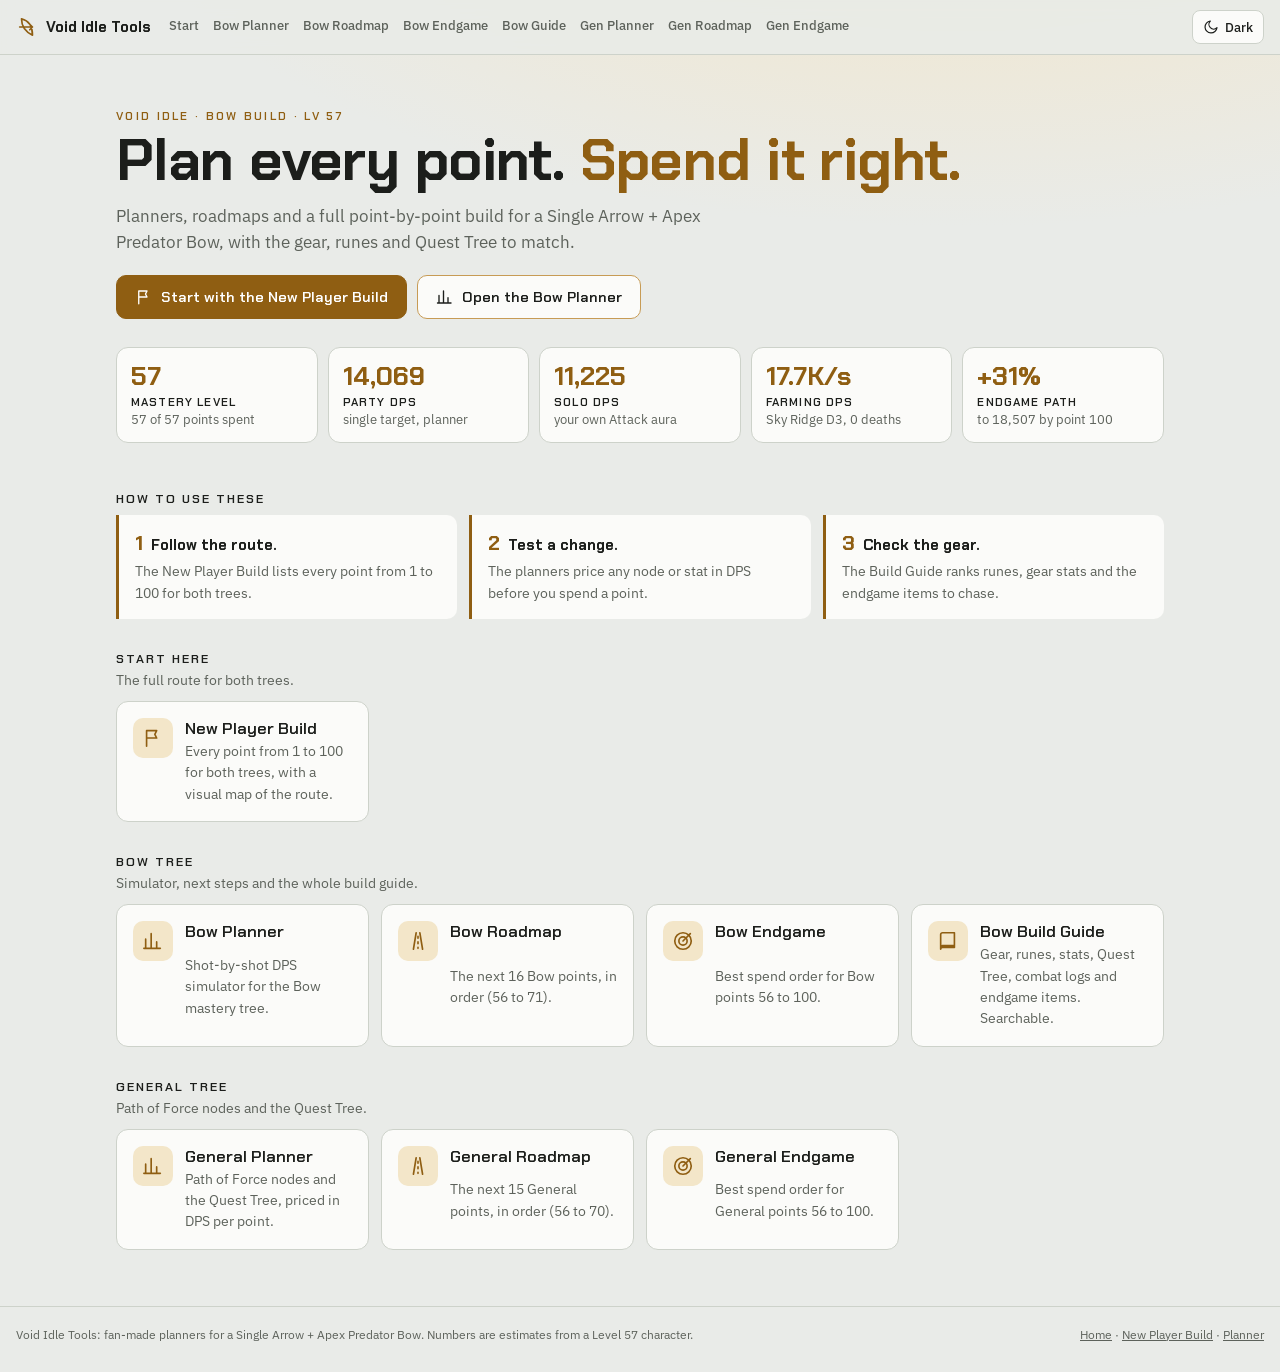
<file: index.html>
<!doctype html>
<html lang="en"><head><meta charset="utf-8"><meta name="viewport" content="width=device-width, initial-scale=1">
<title>Void Idle Tools</title><meta name="description" content="Planners, roadmaps and a full point-by-point build guide for Void Idle.">
<meta name="theme-color" content="#121315">
<link rel="preconnect" href="https://fonts.googleapis.com">
<link rel="stylesheet" href="https://fonts.googleapis.com/css2?family=Chakra+Petch:wght@500;600;700&family=IBM+Plex+Sans:wght@400;500;600&family=IBM+Plex+Mono:wght@400;500&display=swap">
<style>:root{
  --bg:#121315; --bg2:#17191c; --panel:#1b1e22; --panel2:#262a30; --ink:#ebe6dc; --muted:#9a968c; --line:#30343a;
  --accent:#d6a24a; --accent-soft:#3a2f1c; --accent-ink:#1b1408; --accent-line:#8a6a32;
  --gain:#7cc7a4; --venom:#b897ee; --ability:#6fa8dc; --danger:#ef8b80; --good:#7fd49b;
  --f-display:"Chakra Petch", "Segoe UI", system-ui, sans-serif;
  --f-body:"IBM Plex Sans", system-ui, -apple-system, sans-serif;
  --f-mono:"IBM Plex Mono", ui-monospace, Menlo, Consolas, monospace;
  color-scheme:dark;
}
@media (prefers-color-scheme: light){:root:not([data-theme="dark"]){
  --bg:#e9ebe8; --bg2:#f1f2ef; --panel:#fbfbf9; --panel2:#e3e6e1; --ink:#1c1e1b; --muted:#5d625b; --line:#cdd2ca;
  --accent:#8f5e12; --accent-soft:#f3e6c9; --accent-ink:#ffffff; --accent-line:#c79b55;
  --gain:#1d7a57; --venom:#6f45ad; --ability:#2f6aa3; --danger:#b3261e; --good:#1c7a48; color-scheme:light}}
:root[data-theme="light"]{
  --bg:#e9ebe8; --bg2:#f1f2ef; --panel:#fbfbf9; --panel2:#e3e6e1; --ink:#1c1e1b; --muted:#5d625b; --line:#cdd2ca;
  --accent:#8f5e12; --accent-soft:#f3e6c9; --accent-ink:#ffffff; --accent-line:#c79b55;
  --gain:#1d7a57; --venom:#6f45ad; --ability:#2f6aa3; --danger:#b3261e; --good:#1c7a48; color-scheme:light}
*{box-sizing:border-box}body{margin:0;background:var(--bg);background-image:radial-gradient(1200px 520px at 75% -10%,var(--accent-soft),transparent 70%);background-repeat:no-repeat;color:var(--ink);font:15px/1.55 var(--f-body);min-height:100vh}
.wrap{max-width:1080px;margin:0 auto;padding:36px 16px 24px}
.hero{padding:18px 0 8px}.eyebrow{font:600 .72rem var(--f-display);letter-spacing:.2em;text-transform:uppercase;color:var(--accent)}
h1{font:700 clamp(2.2rem,6vw,3.6rem)/1.02 var(--f-display);margin:8px 0 12px;letter-spacing:-.01em}h1 span{color:var(--accent)}
.lead{color:var(--muted);max-width:60ch;font-size:1.05rem;margin:0 0 20px}
.cta{display:flex;flex-wrap:wrap;gap:10px}.btn{display:inline-flex;align-items:center;gap:8px;padding:11px 18px;border-radius:10px;font:600 .92rem var(--f-display);text-decoration:none;border:1px solid var(--accent-line)}
.btn.p{background:var(--accent);color:var(--accent-ink);border-color:var(--accent)}.btn.s{background:var(--panel);color:var(--ink)}.btn:hover{filter:brightness(1.08)}.btn svg{width:18px;height:18px}
.strip{display:grid;grid-template-columns:repeat(auto-fit,minmax(150px,1fr));gap:10px;margin:28px 0 8px}
.tile{padding:14px 14px 12px;border:1px solid var(--line);border-radius:12px;background:var(--panel)}
.tile .v{font:700 1.65rem/1.1 var(--f-display);color:var(--accent)}.tile .k{font:600 .72rem var(--f-display);letter-spacing:.1em;text-transform:uppercase;margin-top:4px}.tile .d{color:var(--muted);font-size:.8rem}
h2{font:600 .78rem var(--f-display);letter-spacing:.16em;text-transform:uppercase;color:var(--ink);margin:32px 0 2px}
.gs{color:var(--muted);margin:0 0 10px;font-size:.9rem}
.grid{display:grid;grid-template-columns:repeat(auto-fill,minmax(250px,1fr));gap:12px}
.card{display:grid;grid-template-columns:40px 1fr;grid-template-areas:"i t" "i d";column-gap:12px;row-gap:2px;padding:16px;border:1px solid var(--line);border-radius:12px;background:var(--panel);color:inherit;text-decoration:none;transition:transform .15s,border-color .15s}
.card:hover{border-color:var(--accent);transform:translateY(-2px)}.card .ic{grid-area:i;width:40px;height:40px;border-radius:10px;background:var(--accent-soft);color:var(--accent);display:grid;place-items:center}
.card .ic svg{width:22px;height:22px}.card .t{grid-area:t;font:600 1.02rem var(--f-display)}.card .d{grid-area:d;color:var(--muted);font-size:.86rem}
.steps{display:grid;grid-template-columns:repeat(auto-fit,minmax(220px,1fr));gap:12px;counter-reset:s;margin-top:8px}
.step{counter-increment:s;padding:14px 16px;border-left:3px solid var(--accent);background:var(--panel);border-radius:0 10px 10px 0}
.step::before{content:counter(s);font:700 1.3rem var(--f-display);color:var(--accent);margin-right:8px}.step b{font-family:var(--f-display)}.step p{margin:4px 0 0;color:var(--muted);font-size:.88rem}
@media (prefers-reduced-motion:reduce){.card{transition:none}}
</style><link rel="stylesheet" href="site.css"></head><body>
<header class="siteHdr"><div class="in"><a class="brand" href="/"><svg viewBox="0 0 24 24" fill="none" stroke="currentColor" stroke-width="1.8" stroke-linecap="round" stroke-linejoin="round" aria-hidden="true"><path d="M6 3c8 2 12 8 12 18M6 3c0 8 4 14 12 18M4 12h14m-3-3 3 3-3 3"/></svg> Void Idle Tools</a><nav aria-label="Site"><a href="/new-player">Start</a><a href="/bow-planner">Bow Planner</a><a href="/bow-roadmap">Bow Roadmap</a><a href="/bow-endgame">Bow Endgame</a><a href="/bow-build">Bow Guide</a><a href="/general-planner">Gen Planner</a><a href="/general-roadmap">Gen Roadmap</a><a href="/general-endgame">Gen Endgame</a></nav><div class="tools"><button type="button" class="sbtn" data-themebtn aria-label="Switch theme"><svg viewBox="0 0 24 24" fill="none" stroke="currentColor" stroke-width="1.8" stroke-linecap="round" stroke-linejoin="round" aria-hidden="true"><path d="M21 13A9 9 0 1 1 11 3a7 7 0 0 0 10 10z"/></svg><span class="lbl">Light</span></button></div></div></header>
<main class="wrap"><section class="hero"><div class="eyebrow">Void Idle · Bow build · Lv 57</div><h1>Plan every point. <span>Spend it right.</span></h1>
<p class="lead">Planners, roadmaps and a full point-by-point build for a Single Arrow + Apex Predator Bow, with the gear, runes and Quest Tree to match.</p>
<div class="cta"><a class="btn p" href="/new-player"><svg viewBox="0 0 24 24" fill="none" stroke="currentColor" stroke-width="1.8" stroke-linecap="round" stroke-linejoin="round" aria-hidden="true"><path d="M5 21V4m0 0h11l-2 4 2 4H5"/></svg> Start with the New Player Build</a><a class="btn s" href="/bow-planner"><svg viewBox="0 0 24 24" fill="none" stroke="currentColor" stroke-width="1.8" stroke-linecap="round" stroke-linejoin="round" aria-hidden="true"><path d="M4 20V10m6 10V4m6 16v-7m4 7H2"/></svg> Open the Bow Planner</a></div>
<div class="strip" aria-label="Current build at a glance"><div class="tile"><div class="v">57</div><div class="k">Mastery level</div><div class="d">57 of 57 points spent</div></div><div class="tile"><div class="v">14,069</div><div class="k">Party DPS</div><div class="d">single target, planner</div></div><div class="tile"><div class="v">11,225</div><div class="k">Solo DPS</div><div class="d">your own Attack aura</div></div><div class="tile"><div class="v">17.7K/s</div><div class="k">Farming DPS</div><div class="d">Sky Ridge D3, 0 deaths</div></div><div class="tile"><div class="v">+31%</div><div class="k">Endgame path</div><div class="d">to 18,507 by point 100</div></div></div></section>
<h2>How to use these</h2><div class="steps"><div class="step"><b>Follow the route.</b><p>The New Player Build lists every point from 1 to 100 for both trees.</p></div><div class="step"><b>Test a change.</b><p>The planners price any node or stat in DPS before you spend a point.</p></div><div class="step"><b>Check the gear.</b><p>The Build Guide ranks runes, gear stats and the endgame items to chase.</p></div></div>
<h2>Start here</h2><p class="gs">The full route for both trees.</p><div class="grid"><a class="card" href="/new-player"><span class="ic"><svg viewBox="0 0 24 24" fill="none" stroke="currentColor" stroke-width="1.8" stroke-linecap="round" stroke-linejoin="round" aria-hidden="true"><path d="M5 21V4m0 0h11l-2 4 2 4H5"/></svg></span><span class="t">New Player Build</span><span class="d">Every point from 1 to 100 for both trees, with a visual map of the route.</span></a></div><h2>Bow tree</h2><p class="gs">Simulator, next steps and the whole build guide.</p><div class="grid"><a class="card" href="/bow-planner"><span class="ic"><svg viewBox="0 0 24 24" fill="none" stroke="currentColor" stroke-width="1.8" stroke-linecap="round" stroke-linejoin="round" aria-hidden="true"><path d="M4 20V10m6 10V4m6 16v-7m4 7H2"/></svg></span><span class="t">Bow Planner</span><span class="d">Shot-by-shot DPS simulator for the Bow mastery tree.</span></a><a class="card" href="/bow-roadmap"><span class="ic"><svg viewBox="0 0 24 24" fill="none" stroke="currentColor" stroke-width="1.8" stroke-linecap="round" stroke-linejoin="round" aria-hidden="true"><path d="M7 21 10 3m7 18L14 3M12 7v2m0 4v2m0 4v1"/></svg></span><span class="t">Bow Roadmap</span><span class="d">The next 16 Bow points, in order (56 to 71).</span></a><a class="card" href="/bow-endgame"><span class="ic"><svg viewBox="0 0 24 24" fill="none" stroke="currentColor" stroke-width="1.8" stroke-linecap="round" stroke-linejoin="round" aria-hidden="true"><circle cx="12" cy="12" r="9"/><circle cx="12" cy="12" r="4.5"/><path d="M12 12 20 4"/></svg></span><span class="t">Bow Endgame</span><span class="d">Best spend order for Bow points 56 to 100.</span></a><a class="card" href="/bow-build"><span class="ic"><svg viewBox="0 0 24 24" fill="none" stroke="currentColor" stroke-width="1.8" stroke-linecap="round" stroke-linejoin="round" aria-hidden="true"><path d="M4 5a2 2 0 0 1 2-2h13v16H6a2 2 0 0 0-2 2zM4 19a2 2 0 0 1 2-2h13"/></svg></span><span class="t">Bow Build Guide</span><span class="d">Gear, runes, stats, Quest Tree, combat logs and endgame items. Searchable.</span></a></div><h2>General tree</h2><p class="gs">Path of Force nodes and the Quest Tree.</p><div class="grid"><a class="card" href="/general-planner"><span class="ic"><svg viewBox="0 0 24 24" fill="none" stroke="currentColor" stroke-width="1.8" stroke-linecap="round" stroke-linejoin="round" aria-hidden="true"><path d="M4 20V10m6 10V4m6 16v-7m4 7H2"/></svg></span><span class="t">General Planner</span><span class="d">Path of Force nodes and the Quest Tree, priced in DPS per point.</span></a><a class="card" href="/general-roadmap"><span class="ic"><svg viewBox="0 0 24 24" fill="none" stroke="currentColor" stroke-width="1.8" stroke-linecap="round" stroke-linejoin="round" aria-hidden="true"><path d="M7 21 10 3m7 18L14 3M12 7v2m0 4v2m0 4v1"/></svg></span><span class="t">General Roadmap</span><span class="d">The next 15 General points, in order (56 to 70).</span></a><a class="card" href="/general-endgame"><span class="ic"><svg viewBox="0 0 24 24" fill="none" stroke="currentColor" stroke-width="1.8" stroke-linecap="round" stroke-linejoin="round" aria-hidden="true"><circle cx="12" cy="12" r="9"/><circle cx="12" cy="12" r="4.5"/><path d="M12 12 20 4"/></svg></span><span class="t">General Endgame</span><span class="d">Best spend order for General points 56 to 100.</span></a></div>
</main><footer class="siteFtr"><span>Void Idle Tools: fan-made planners for a Single Arrow + Apex Predator Bow. Numbers are estimates from a Level 57 character.</span><span><a href="/">Home</a> · <a href="/new-player">New Player Build</a> · <a href="/bow-planner">Planner</a></span></footer> <div class="sdrawer" id="sdrawer" role="dialog" aria-modal="true" aria-label="All pages"><div class="sheet"><a href="/">Home</a><h3>Start here</h3><a href="/new-player">New Player Build</a><h3>Bow tree</h3><a href="/bow-planner">Bow Planner</a><a href="/bow-roadmap">Bow Roadmap</a><a href="/bow-endgame">Bow Endgame</a><a href="/bow-build">Bow Build Guide</a><h3>General tree</h3><a href="/general-planner">General Planner</a><a href="/general-roadmap">General Roadmap</a><a href="/general-endgame">General Endgame</a><h3>Display</h3><a href="#" data-themebtn onclick="return false">Switch light or dark theme</a></div></div> <nav class="bnav" aria-label="Quick links"><a href="/" aria-current="page"><svg viewBox="0 0 24 24" fill="none" stroke="currentColor" stroke-width="1.8" stroke-linecap="round" stroke-linejoin="round" aria-hidden="true"><path d="M3 11 12 3l9 8M5 10v10h5v-6h4v6h5V10"/></svg><span>Home</span></a><a href="/new-player"><svg viewBox="0 0 24 24" fill="none" stroke="currentColor" stroke-width="1.8" stroke-linecap="round" stroke-linejoin="round" aria-hidden="true"><path d="M5 21V4m0 0h11l-2 4 2 4H5"/></svg><span>Start</span></a><a href="/bow-planner"><svg viewBox="0 0 24 24" fill="none" stroke="currentColor" stroke-width="1.8" stroke-linecap="round" stroke-linejoin="round" aria-hidden="true"><path d="M4 20V10m6 10V4m6 16v-7m4 7H2"/></svg><span>Planner</span></a><a href="/bow-build"><svg viewBox="0 0 24 24" fill="none" stroke="currentColor" stroke-width="1.8" stroke-linecap="round" stroke-linejoin="round" aria-hidden="true"><path d="M4 5a2 2 0 0 1 2-2h13v16H6a2 2 0 0 0-2 2zM4 19a2 2 0 0 1 2-2h13"/></svg><span>Guide</span></a><button type="button" data-menu aria-label="All pages"><svg viewBox="0 0 24 24" fill="none" stroke="currentColor" stroke-width="1.8" stroke-linecap="round" stroke-linejoin="round" aria-hidden="true"><path d="M4 6h16M4 12h16M4 18h16"/></svg><span>Menu</span></button></nav><script src="site.js" defer></script></body></html>
</file>
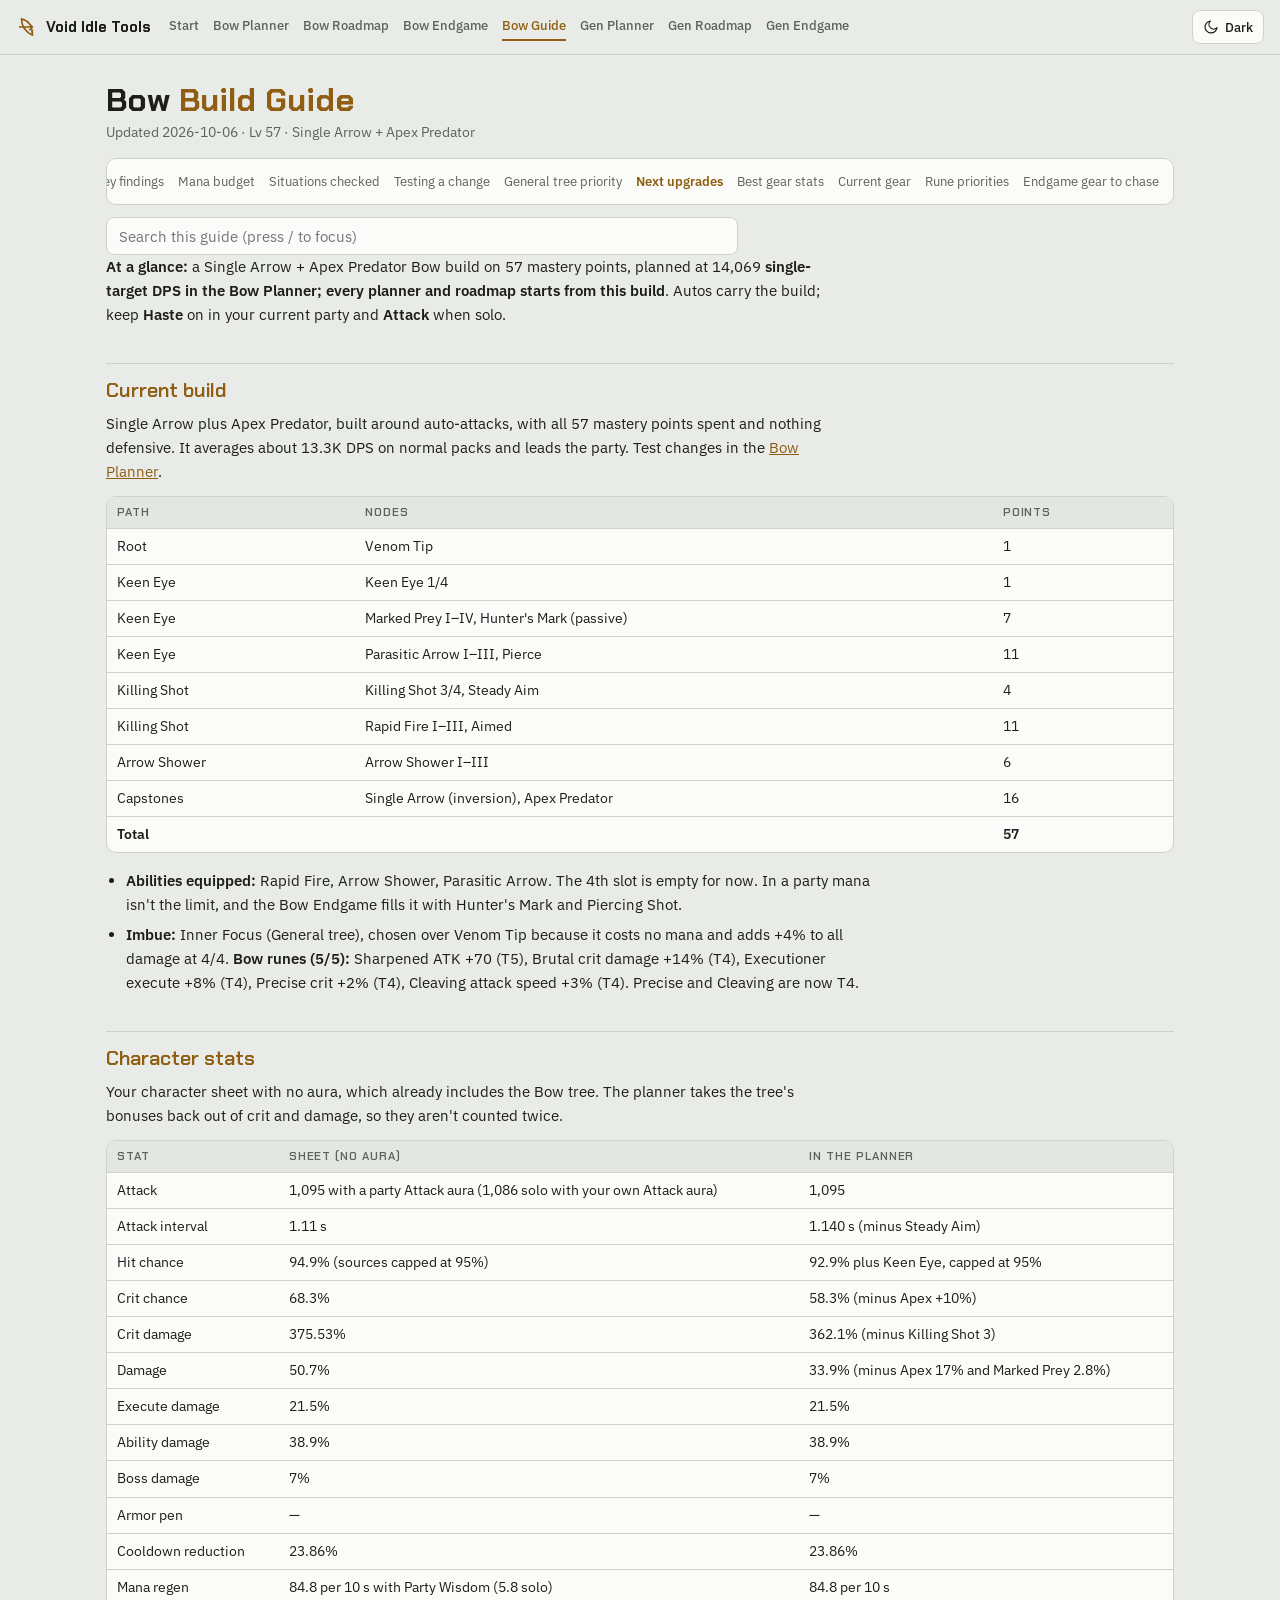
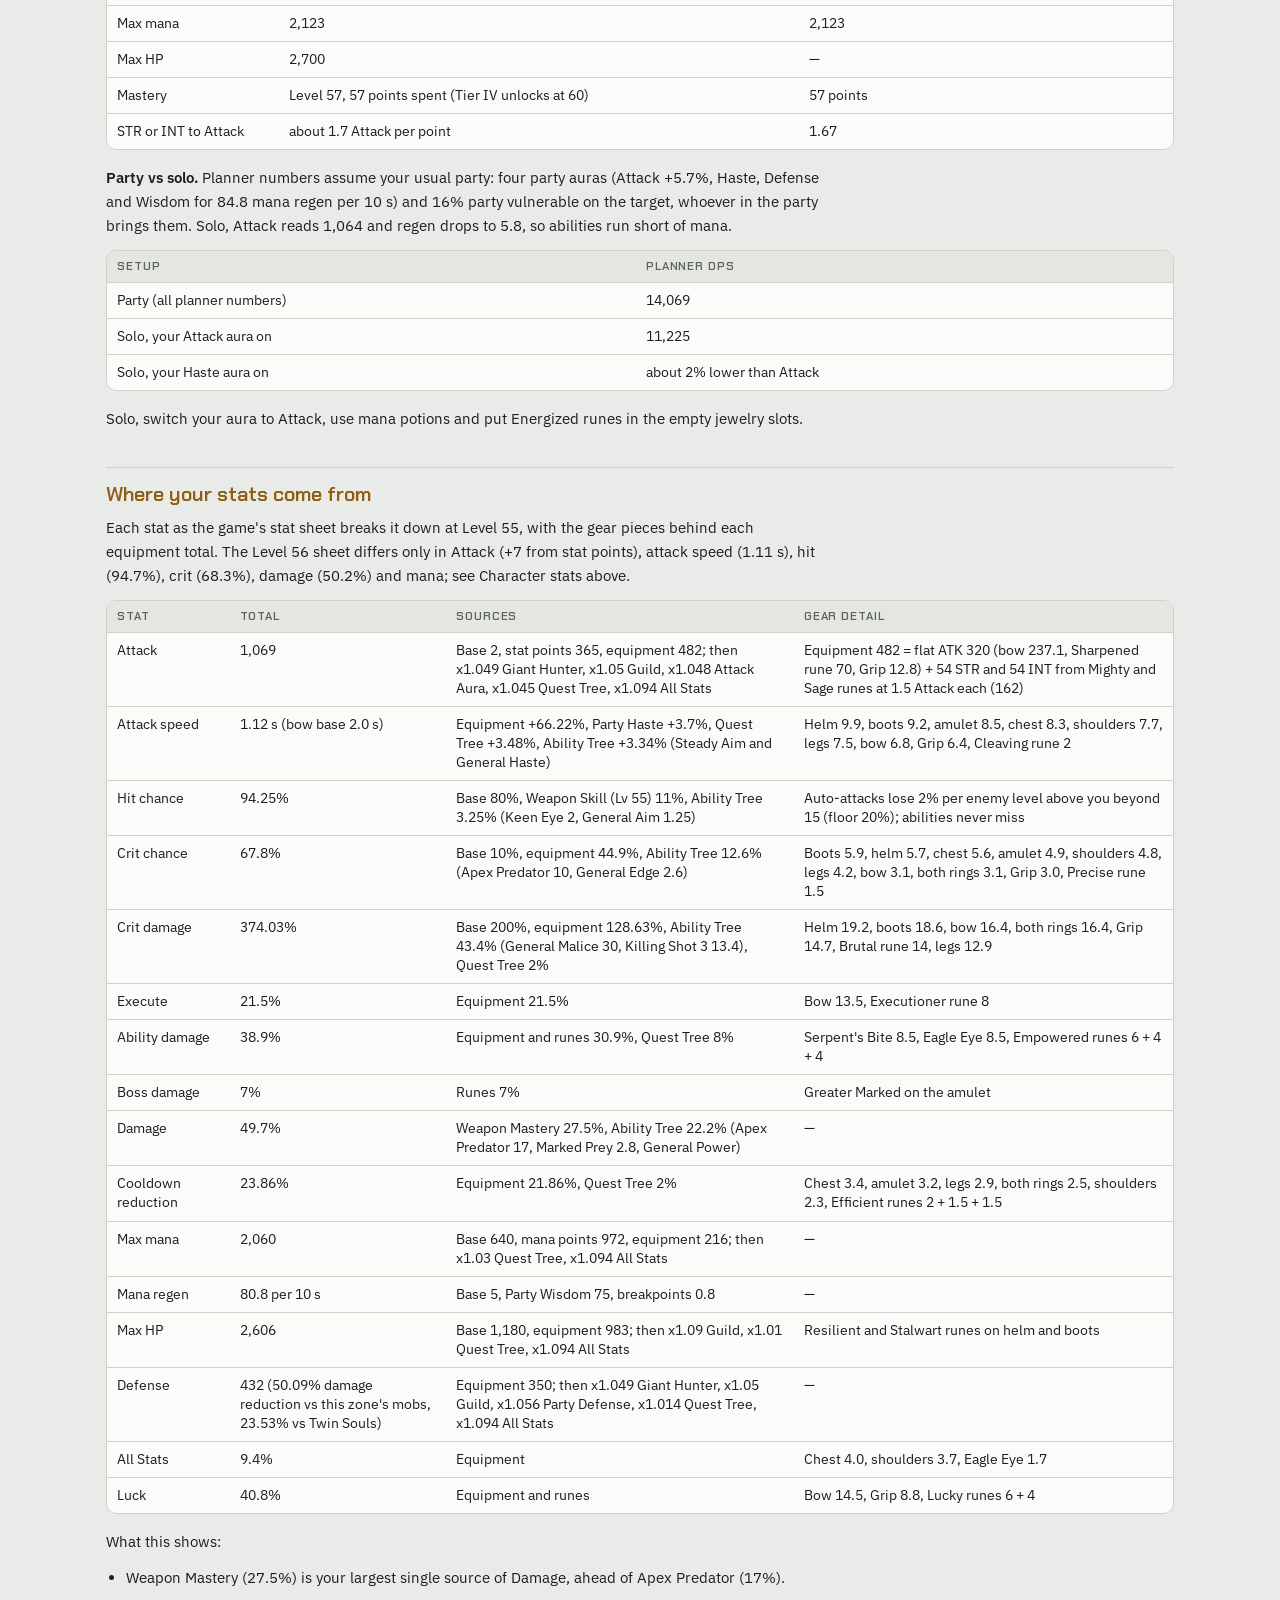
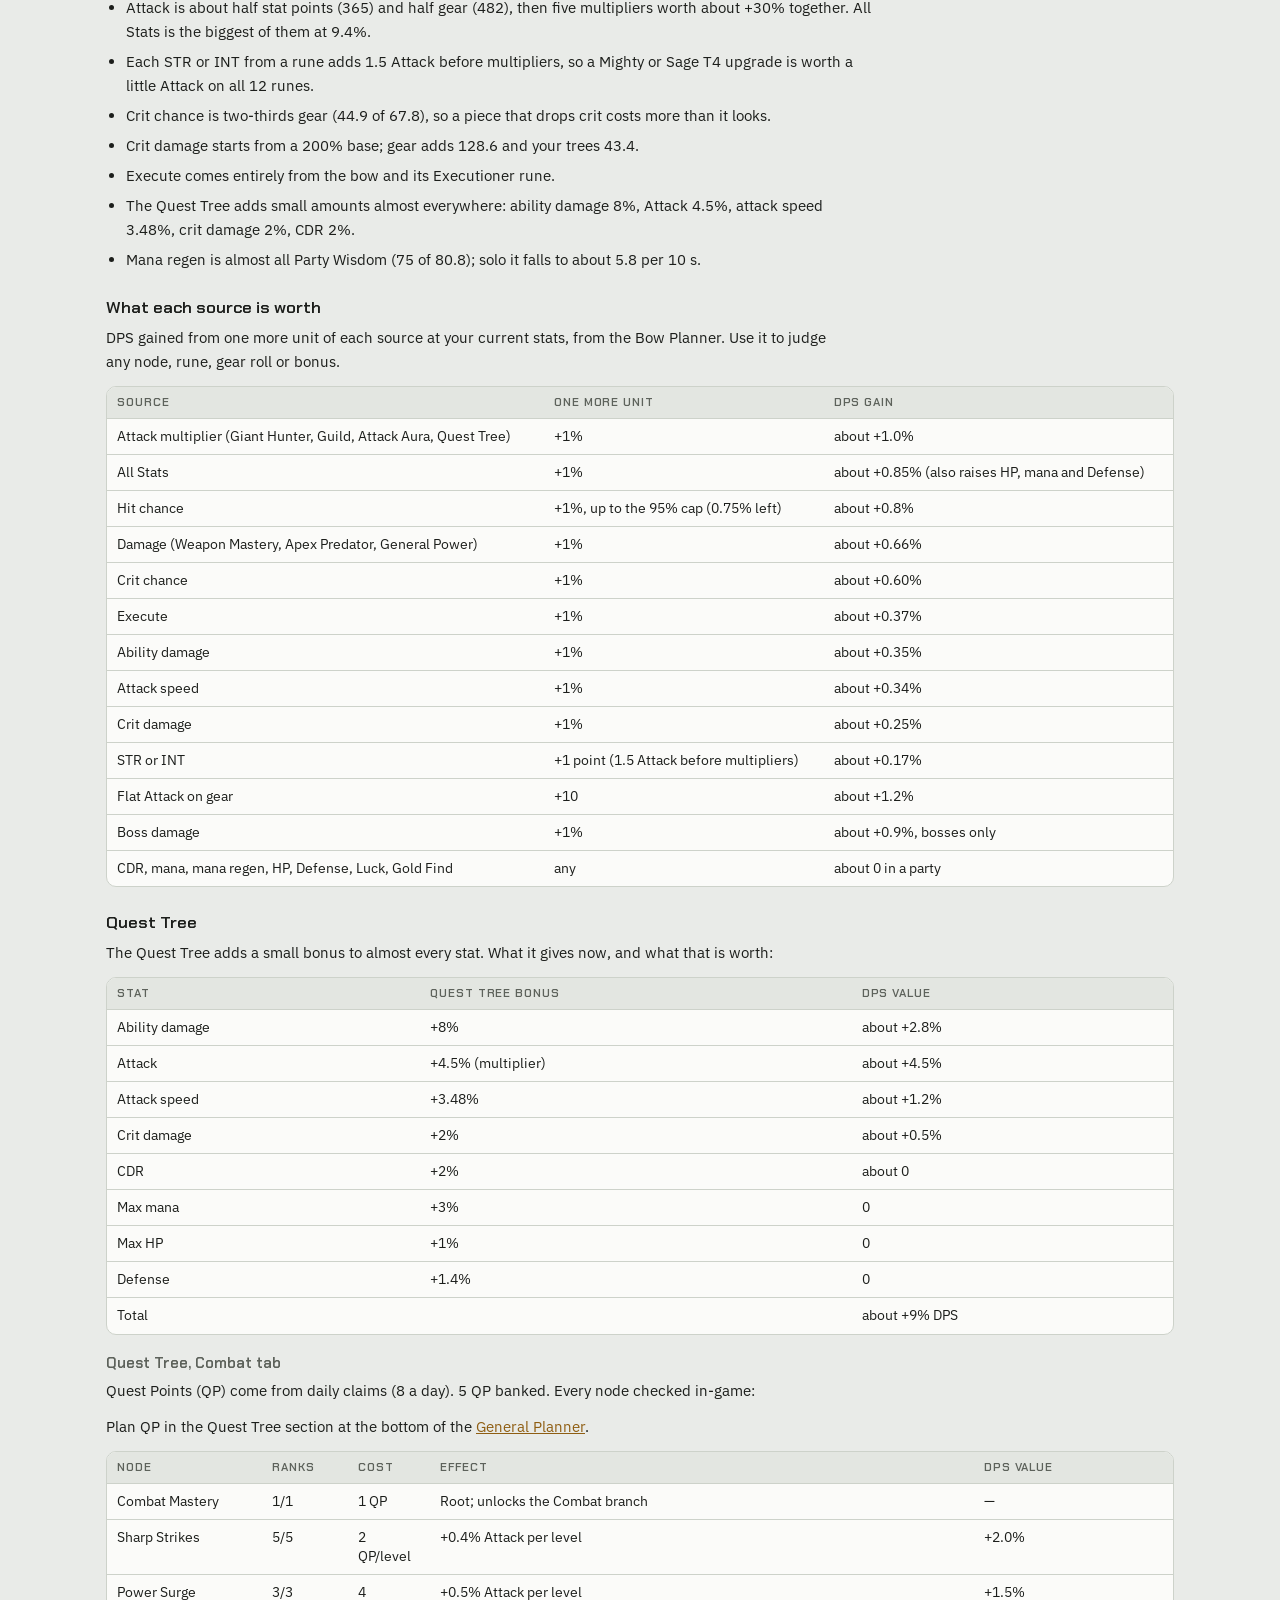
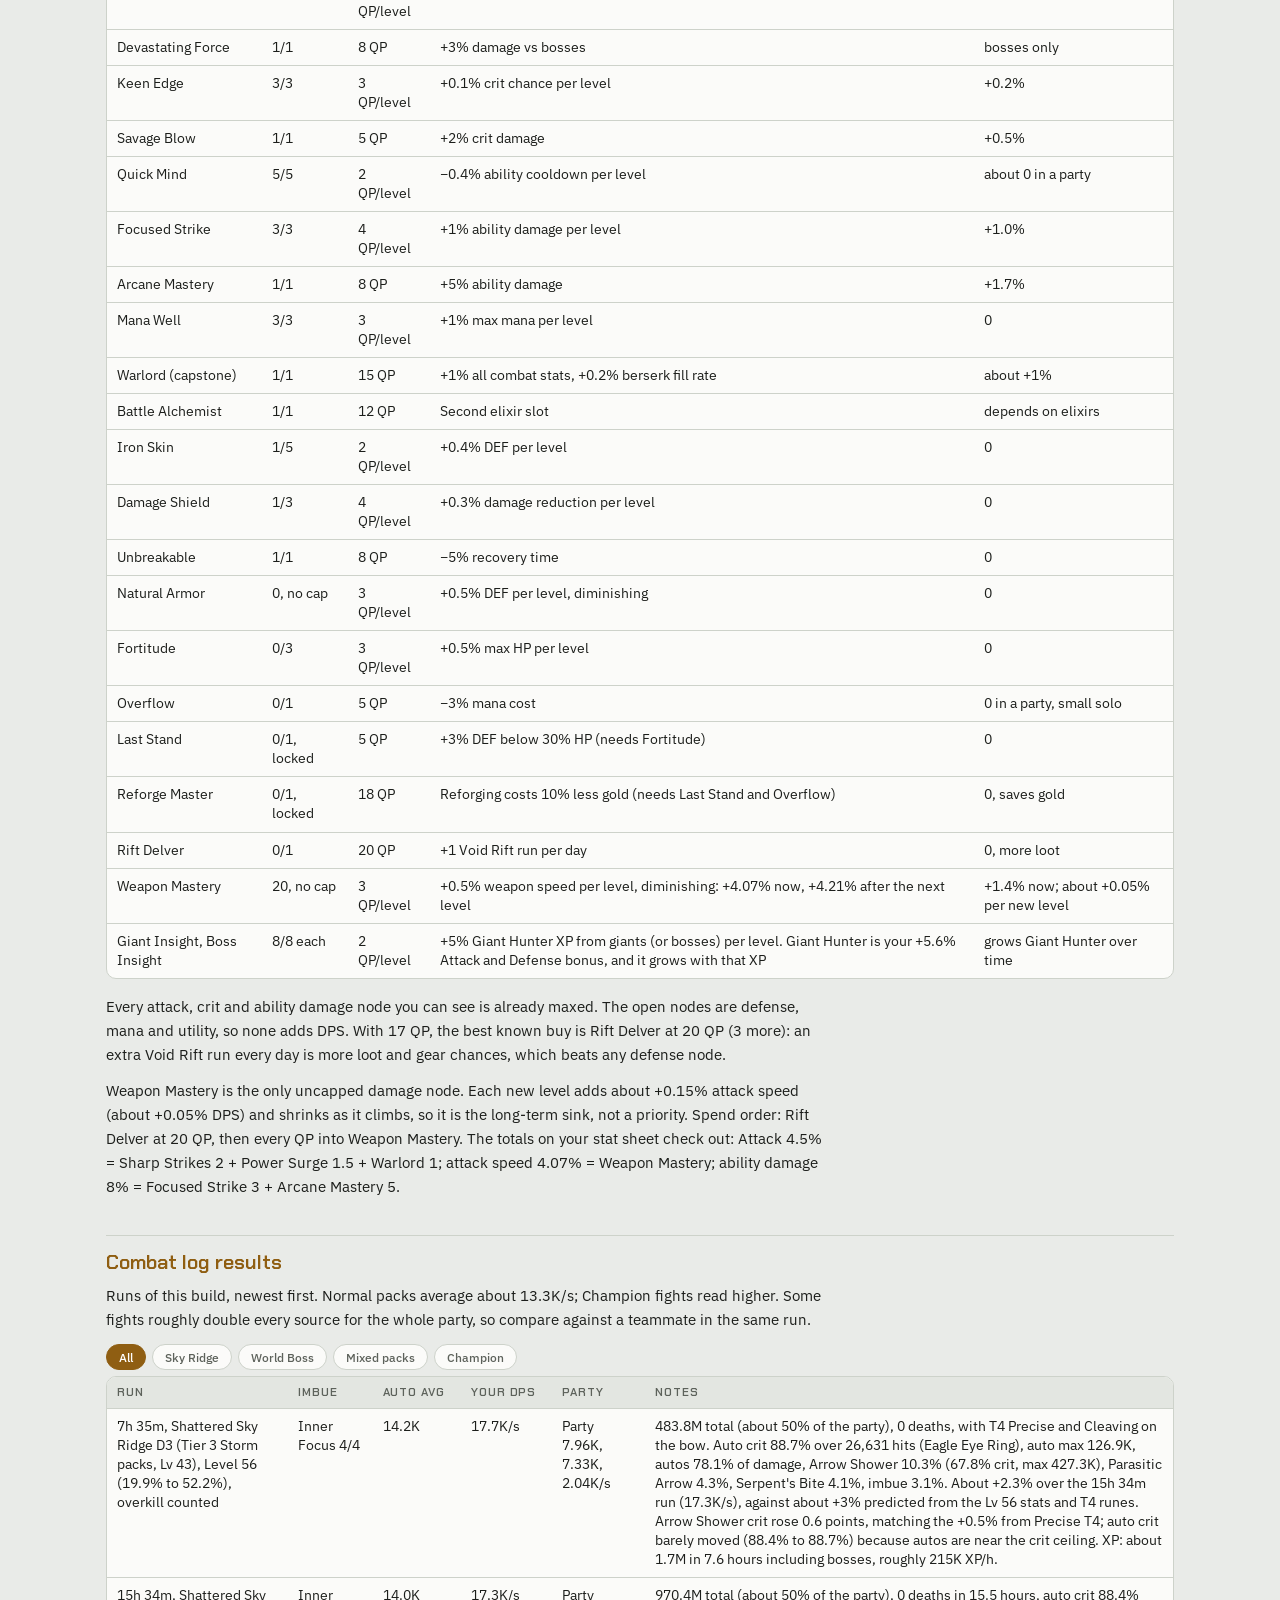
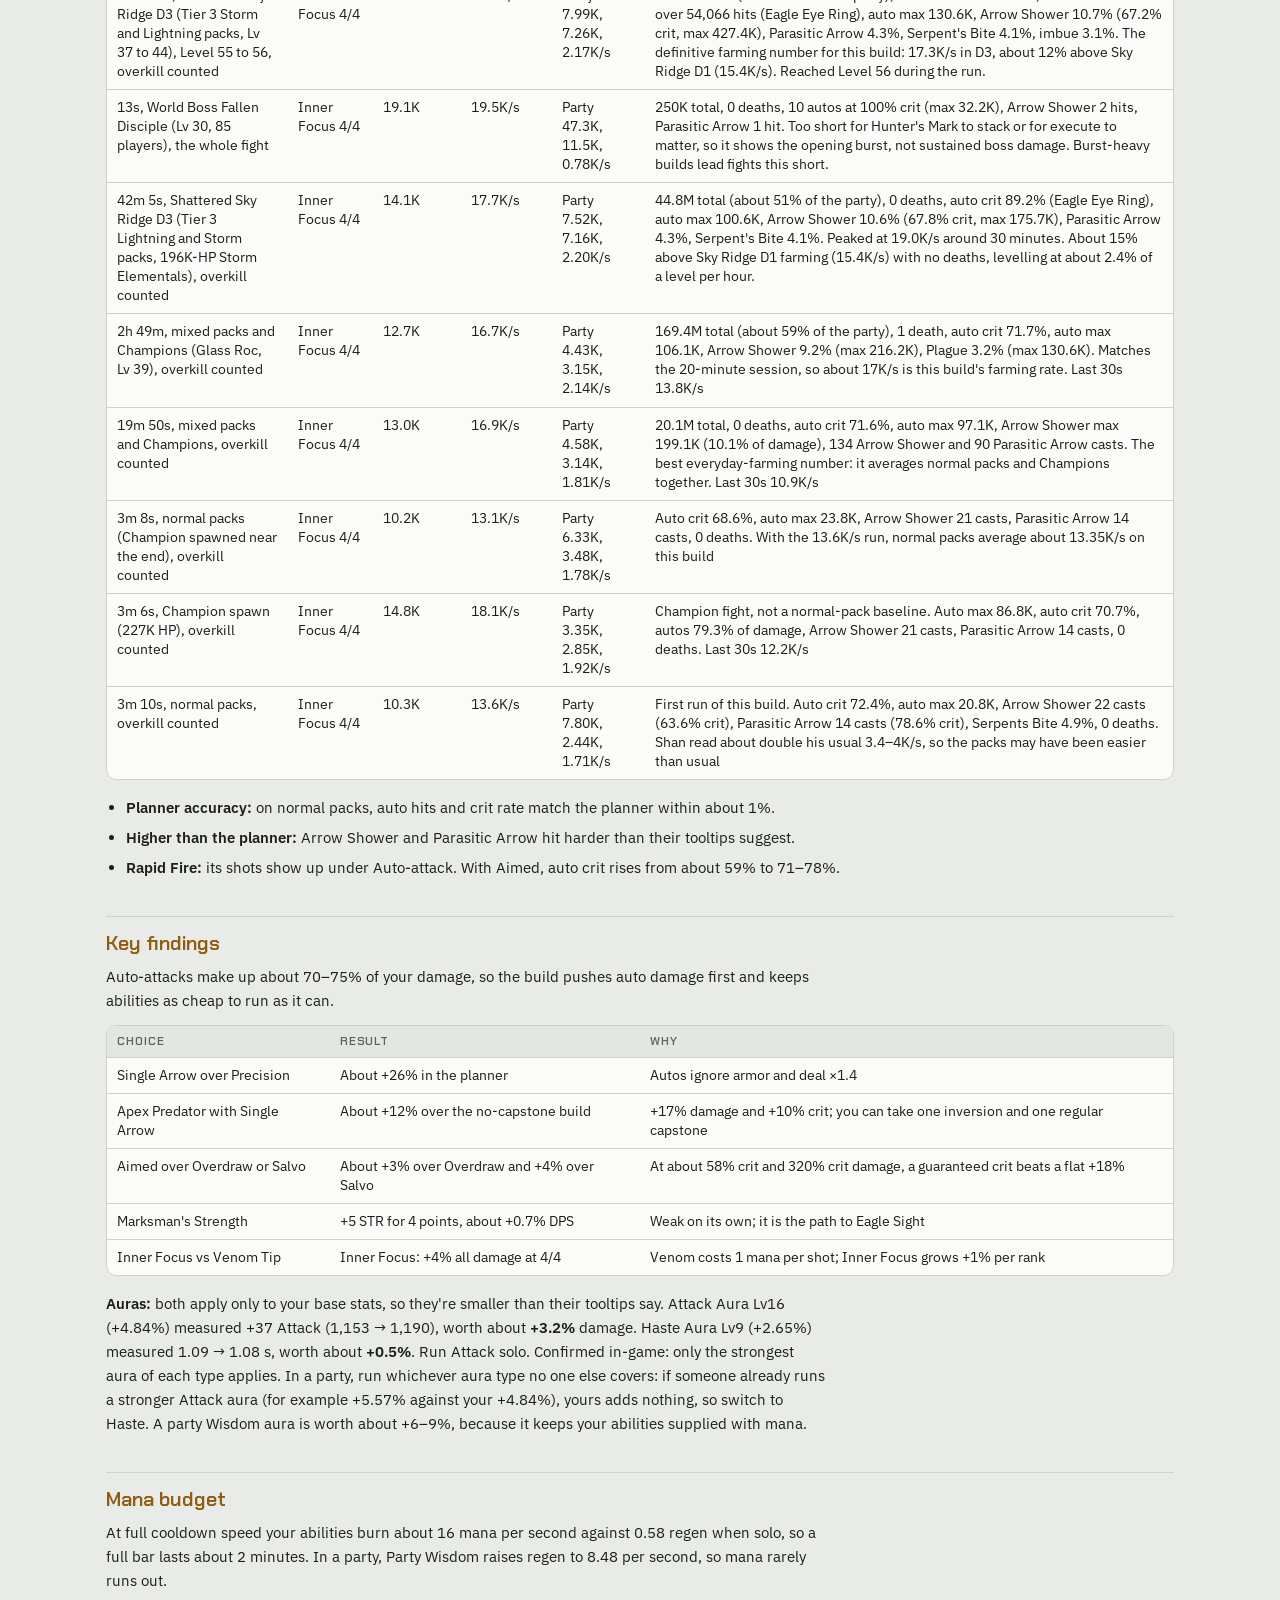
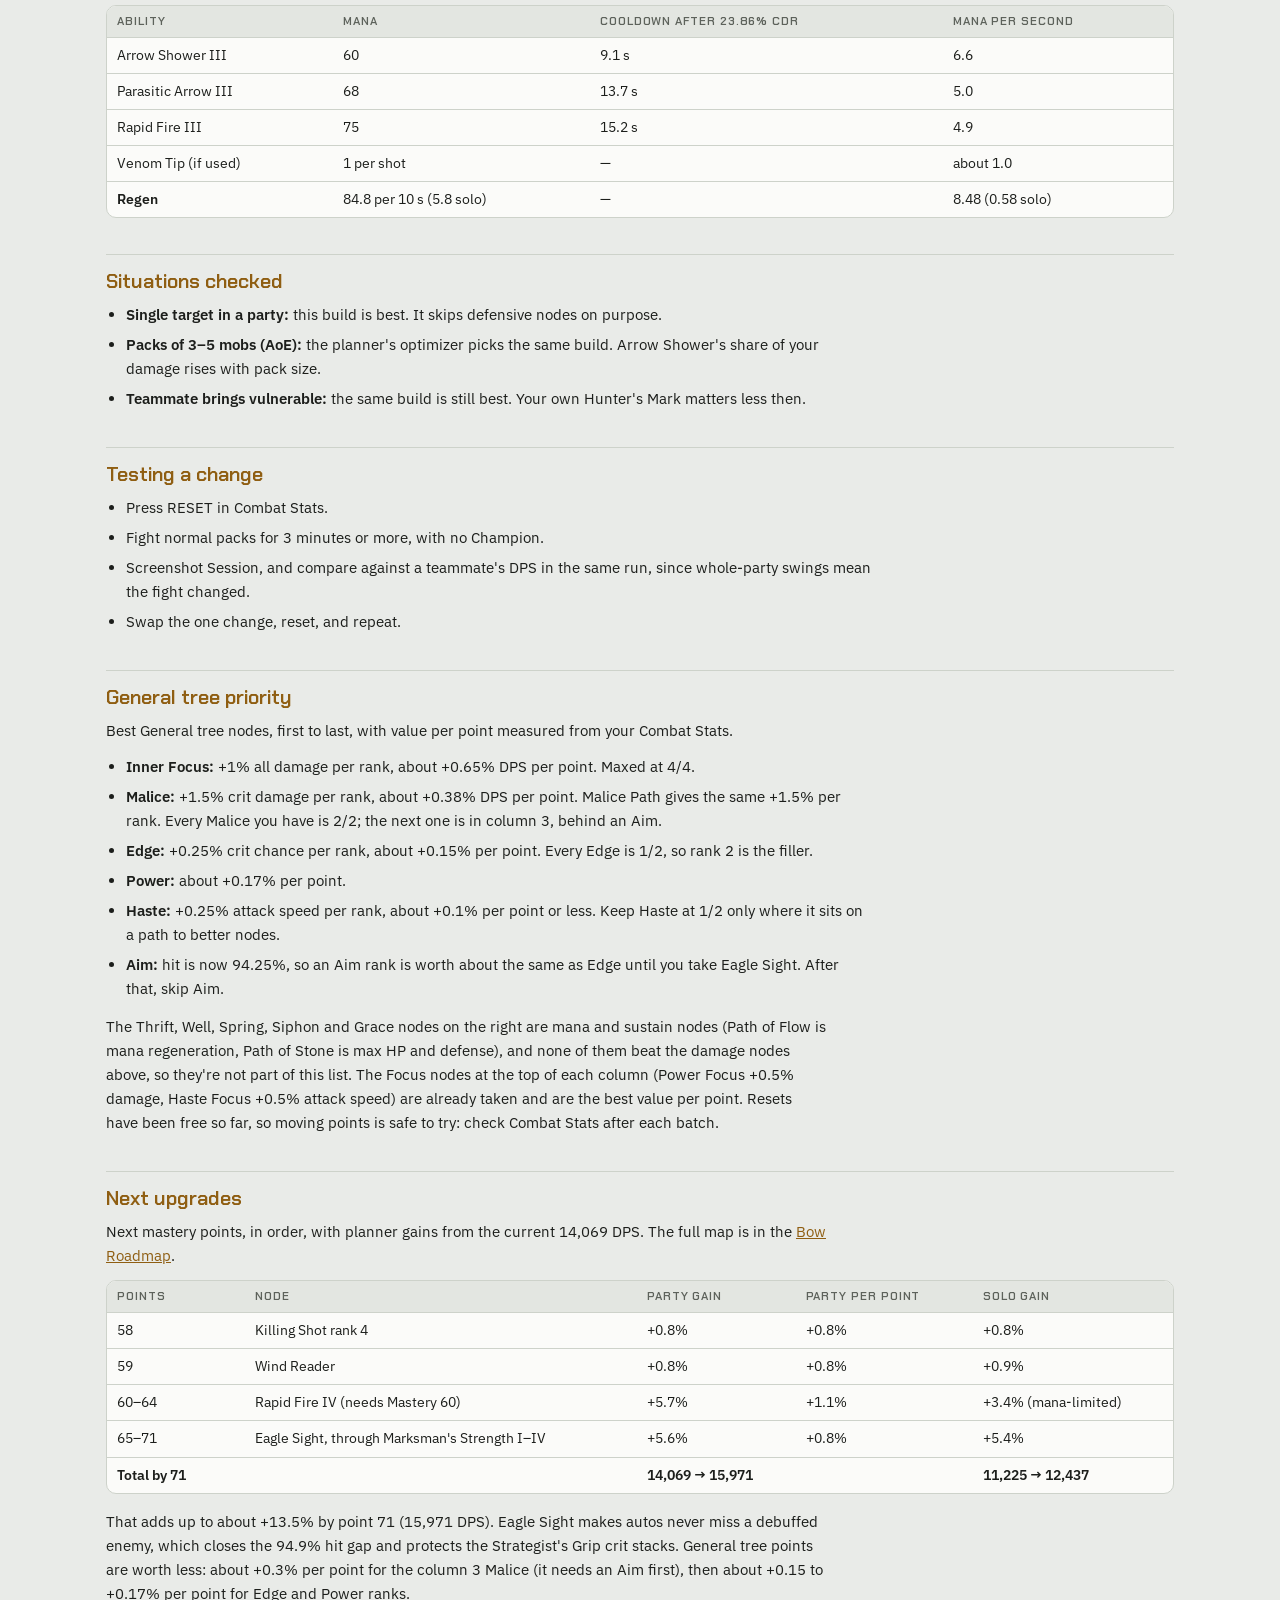
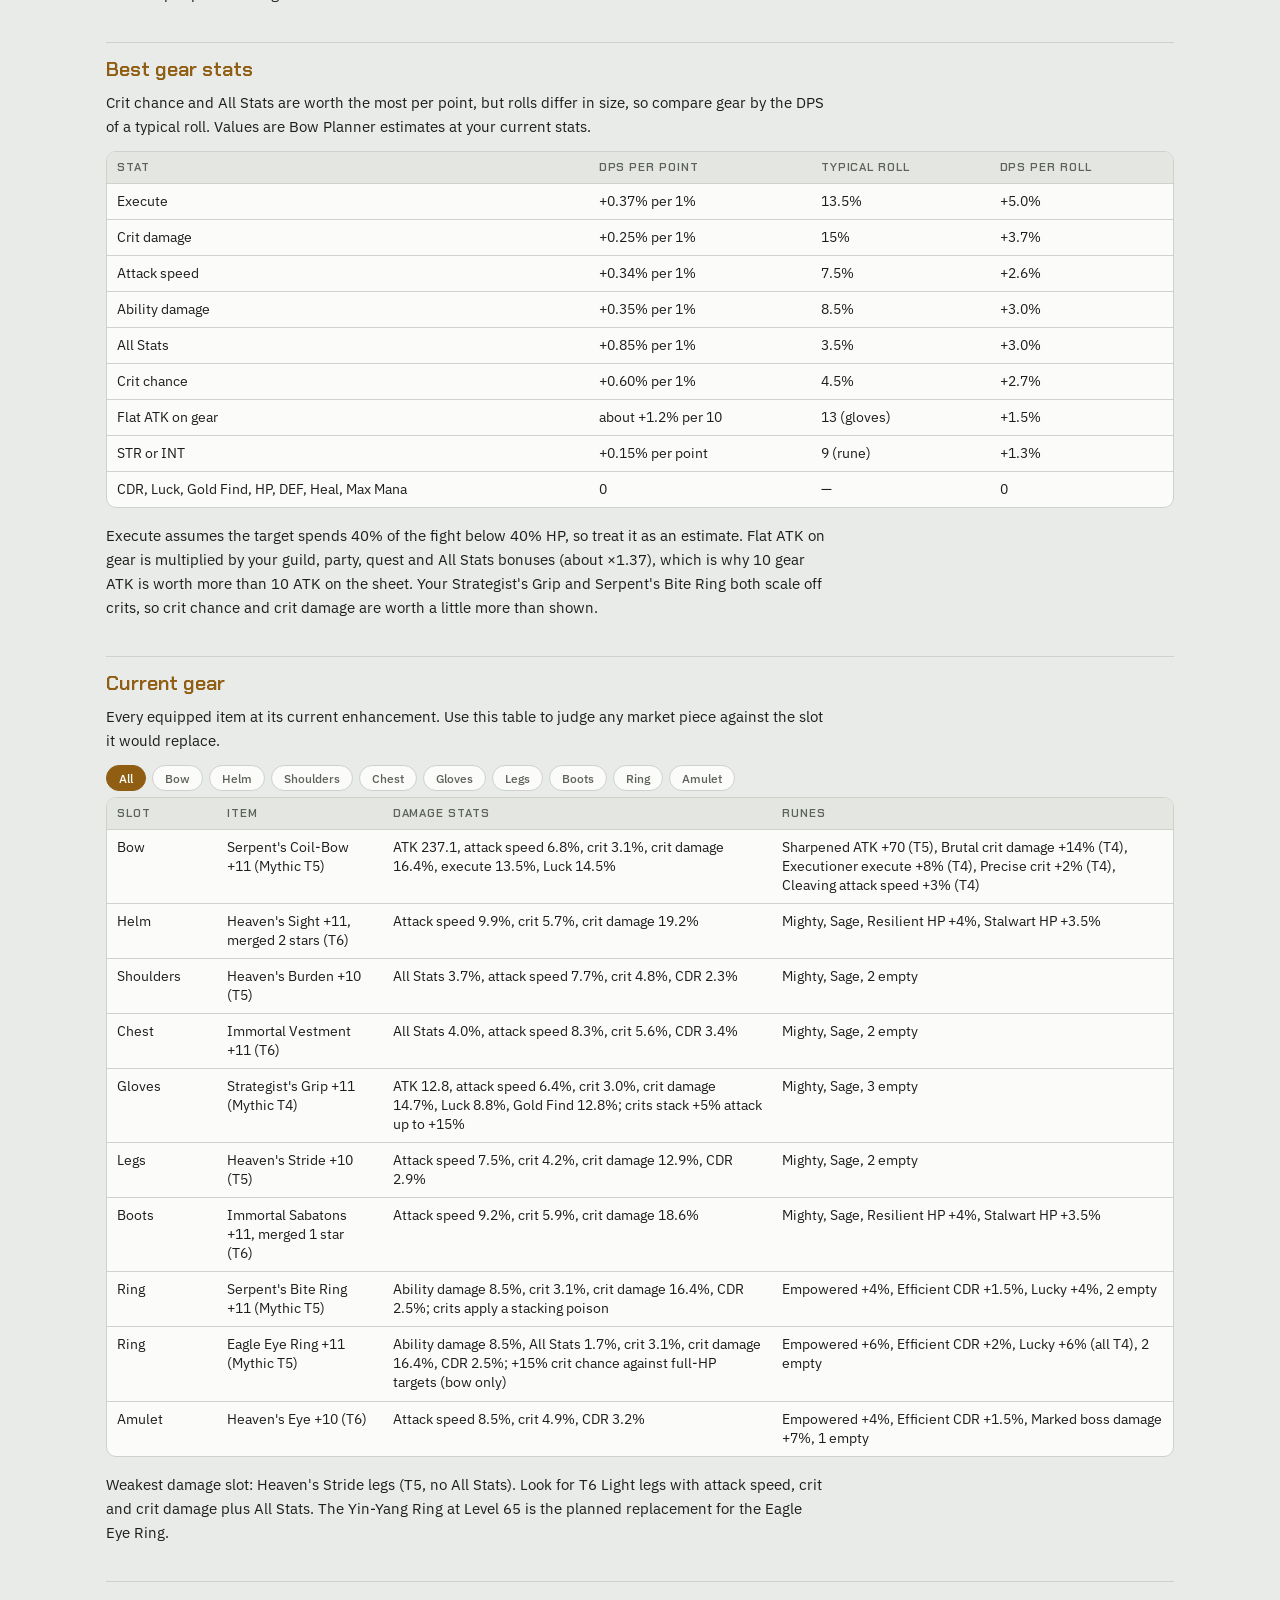
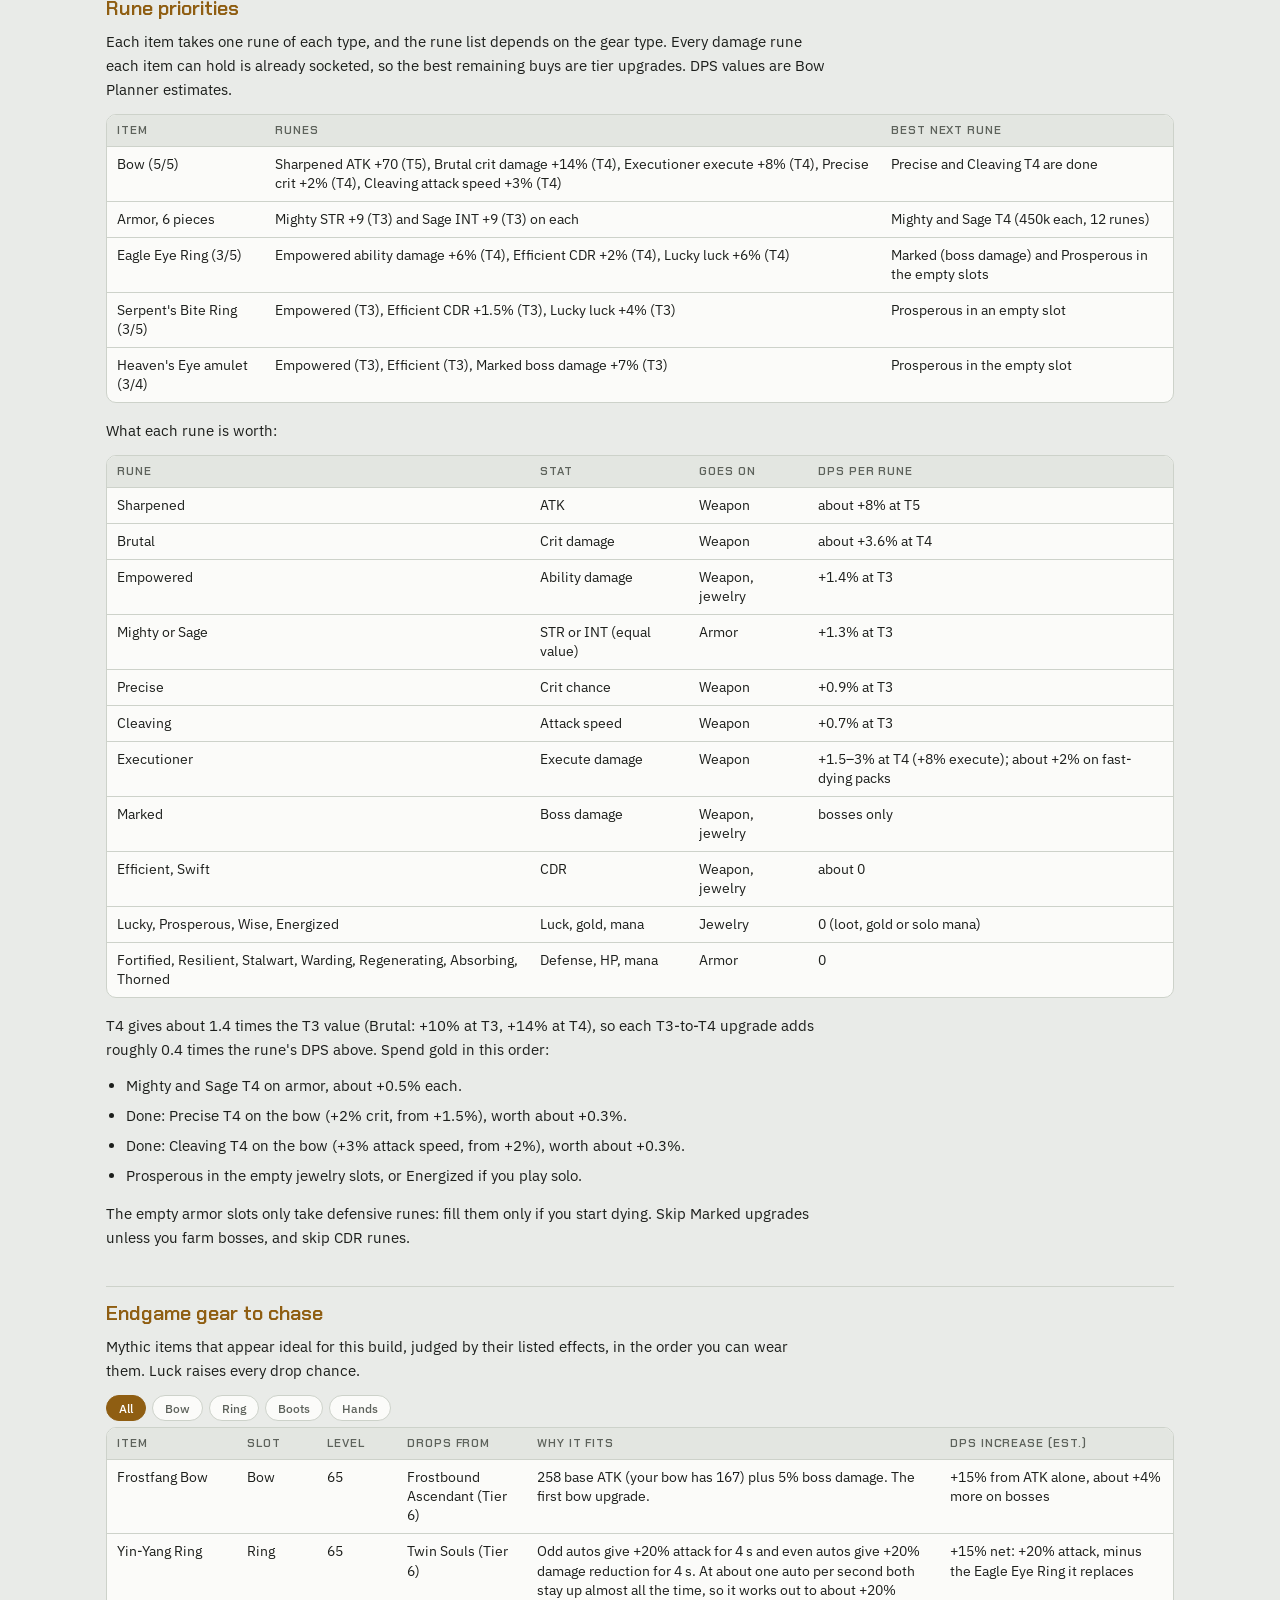
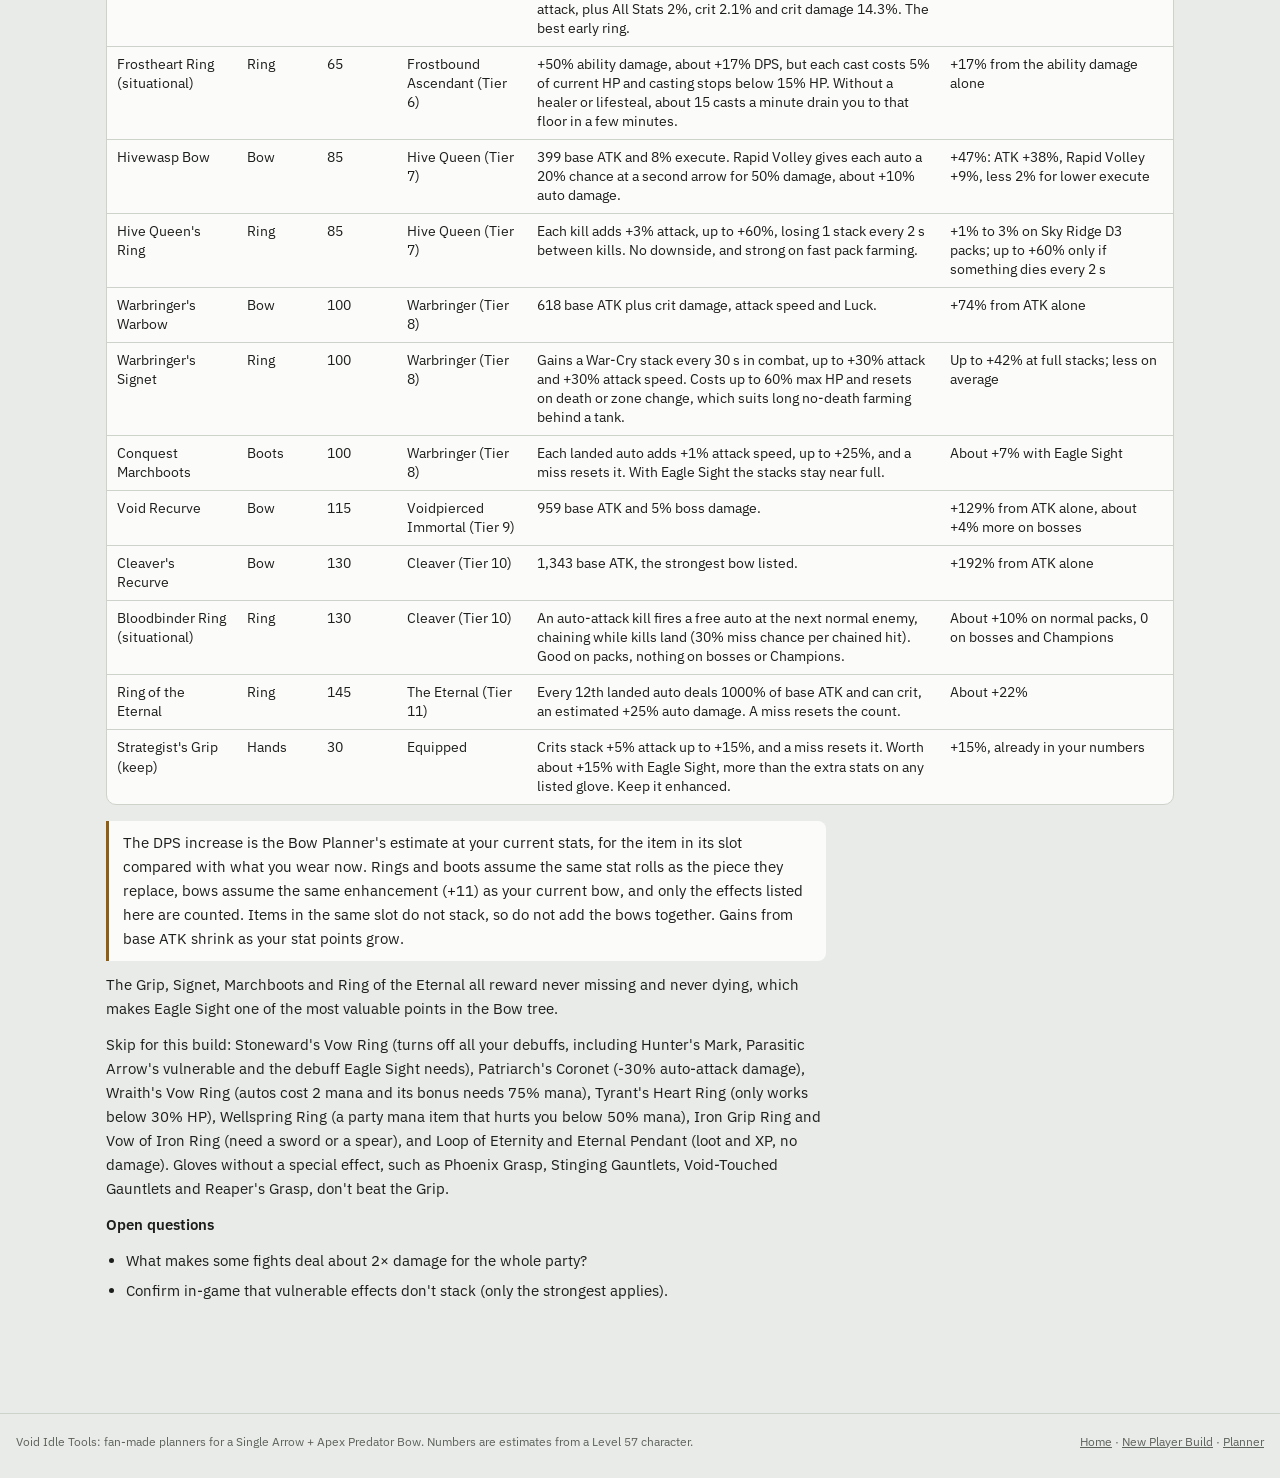
<file: bow-build.html>
<!doctype html>
<html lang="en">
<head>
<meta charset="utf-8">
<meta name="viewport" content="width=device-width, initial-scale=1">
<meta name="description" content="Gear, runes, stats, Quest Tree, combat logs and endgame items. Searchable.">
<meta name="theme-color" content="#121315">
<title>Build Guide</title>
<link rel="preconnect" href="https://fonts.googleapis.com">
<link rel="stylesheet" href="https://fonts.googleapis.com/css2?family=Chakra+Petch:wght@500;600;700&family=IBM+Plex+Sans:wght@400;500;600&family=IBM+Plex+Mono:wght@400;500&display=swap">
<style>:root{
  --bg:#121315; --bg2:#17191c; --panel:#1b1e22; --panel2:#262a30; --ink:#ebe6dc; --muted:#9a968c; --line:#30343a;
  --accent:#d6a24a; --accent-soft:#3a2f1c; --accent-ink:#1b1408; --accent-line:#8a6a32;
  --gain:#7cc7a4; --venom:#b897ee; --ability:#6fa8dc; --danger:#ef8b80; --good:#7fd49b;
  --f-display:"Chakra Petch", "Segoe UI", system-ui, sans-serif;
  --f-body:"IBM Plex Sans", system-ui, -apple-system, sans-serif;
  --f-mono:"IBM Plex Mono", ui-monospace, Menlo, Consolas, monospace;
  color-scheme:dark;
}
@media (prefers-color-scheme: light){:root:not([data-theme="dark"]){
  --bg:#e9ebe8; --bg2:#f1f2ef; --panel:#fbfbf9; --panel2:#e3e6e1; --ink:#1c1e1b; --muted:#5d625b; --line:#cdd2ca;
  --accent:#8f5e12; --accent-soft:#f3e6c9; --accent-ink:#ffffff; --accent-line:#c79b55;
  --gain:#1d7a57; --venom:#6f45ad; --ability:#2f6aa3; --danger:#b3261e; --good:#1c7a48; color-scheme:light}}
:root[data-theme="light"]{
  --bg:#e9ebe8; --bg2:#f1f2ef; --panel:#fbfbf9; --panel2:#e3e6e1; --ink:#1c1e1b; --muted:#5d625b; --line:#cdd2ca;
  --accent:#8f5e12; --accent-soft:#f3e6c9; --accent-ink:#ffffff; --accent-line:#c79b55;
  --gain:#1d7a57; --venom:#6f45ad; --ability:#2f6aa3; --danger:#b3261e; --good:#1c7a48; color-scheme:light}
*{box-sizing:border-box}
body{margin:0;background:var(--bg);background-image:radial-gradient(1200px 500px at 70% -10%,var(--accent-soft),transparent 70%);background-repeat:no-repeat;color:var(--ink);font:15px/1.6 var(--f-body)}
.wrap{max-width:1100px;margin:0 auto;padding:20px 16px 64px}
h1{font:700 2rem/1.1 var(--f-display);margin:8px 0 4px}h1 span{color:var(--accent)}
h2{font:600 1.25rem/1.2 var(--f-display);margin:36px 0 10px;padding-top:14px;border-top:1px solid var(--line);color:var(--accent);scroll-margin-top:12px}
h3{font:600 1.05rem var(--f-display);margin:24px 0 8px;scroll-margin-top:12px}h4{font:600 .95rem var(--f-display);margin:18px 0 6px;color:var(--muted)}
p{margin:0 0 12px;max-width:80ch}.note{border-left:3px solid var(--accent);background:var(--panel);padding:10px 14px;border-radius:0 8px 8px 0}.meta{color:var(--muted);font-size:.85rem}
a{color:var(--accent)}b{font-weight:600}
ul{margin:0 0 14px;padding-left:20px;max-width:85ch}li{margin:0 0 6px}
.tw{overflow-x:auto;margin:10px 0 16px;border:1px solid var(--line);border-radius:10px;background:var(--panel)}
table{border-collapse:collapse;width:100%;font-size:.85rem;line-height:1.4}
th,td{padding:8px 10px;text-align:left;vertical-align:top;border-bottom:1px solid var(--line)}
th{font:600 .72rem var(--f-display);letter-spacing:.08em;text-transform:uppercase;color:var(--muted);background:var(--panel2);white-space:nowrap}
tr:last-child td{border-bottom:0}td:first-child{min-width:110px}td{min-width:80px}
.toc{display:flex;flex-wrap:wrap;gap:6px 14px;margin:14px 0 6px;padding:12px 14px;border:1px solid var(--line);border-radius:10px;background:var(--panel);font-size:.82rem}
.toc a{text-decoration:none;color:var(--muted)}.toc a:hover{color:var(--accent)}
</style>
<link rel="stylesheet" href="site.css">
</head>
<body>
<header class="siteHdr"><div class="in"><a class="brand" href="/"><svg viewBox="0 0 24 24" fill="none" stroke="currentColor" stroke-width="1.8" stroke-linecap="round" stroke-linejoin="round" aria-hidden="true"><path d="M6 3c8 2 12 8 12 18M6 3c0 8 4 14 12 18M4 12h14m-3-3 3 3-3 3"/></svg> Void Idle Tools</a><nav aria-label="Site"><a href="/new-player">Start</a><a href="/bow-planner">Bow Planner</a><a href="/bow-roadmap">Bow Roadmap</a><a href="/bow-endgame">Bow Endgame</a><a href="/bow-build" aria-current="page">Bow Guide</a><a href="/general-planner">Gen Planner</a><a href="/general-roadmap">Gen Roadmap</a><a href="/general-endgame">Gen Endgame</a></nav><div class="tools"><button type="button" class="sbtn" data-themebtn aria-label="Switch theme"><svg viewBox="0 0 24 24" fill="none" stroke="currentColor" stroke-width="1.8" stroke-linecap="round" stroke-linejoin="round" aria-hidden="true"><path d="M21 13A9 9 0 1 1 11 3a7 7 0 0 0 10 10z"/></svg><span class="lbl">Light</span></button></div></div></header>

<div class="wrap guide"><h1>Bow <span>Build Guide</span></h1><p class="meta">Updated 2026-10-06 · Lv 57 · Single Arrow + Apex Predator</p><nav class="toc"><a href="#current-build">Current build</a><a href="#character-stats">Character stats</a><a href="#where-your-stats-come-from">Where your stats come from</a><a href="#combat-log-results">Combat log results</a><a href="#key-findings">Key findings</a><a href="#mana-budget">Mana budget</a><a href="#situations-checked">Situations checked</a><a href="#testing-a-change">Testing a change</a><a href="#general-tree-priority">General tree priority</a><a href="#next-upgrades">Next upgrades</a><a href="#best-gear-stats">Best gear stats</a><a href="#current-gear">Current gear</a><a href="#rune-priorities">Rune priorities</a><a href="#endgame-gear-to-chase">Endgame gear to chase</a></nav>
<div class="gsearch"><input id="gsearch" type="search" placeholder="Search this guide (press / to focus)" aria-label="Search this guide" autocomplete="off"><span class="cnt" id="gcount" aria-live="polite"></span></div>
<p><b>At a glance:</b> a Single Arrow + Apex Predator Bow build on 57 mastery points, planned at 14,069 <b>single-target DPS in the Bow Planner; every planner and roadmap starts from this build</b>. Autos carry the build; keep <b>Haste</b> on in your current party and <b>Attack</b> when solo.</p>
<h2 id="current-build">Current build</h2>
<p>Single Arrow plus Apex Predator, built around auto-attacks, with all 57 mastery points spent and nothing defensive. It averages about 13.3K DPS on normal packs and leads the party. Test changes in the <a href="/bow-planner">Bow Planner</a>.</p>
<div class="tw"><table>
<tr><th>Path</th><th>Nodes</th><th>Points</th></tr>
<tr><td>Root</td><td>Venom Tip</td><td>1</td></tr>
<tr><td>Keen Eye</td><td>Keen Eye 1/4</td><td>1</td></tr>
<tr><td>Keen Eye</td><td>Marked Prey I–IV, Hunter&#x27;s Mark (passive)</td><td>7</td></tr>
<tr><td>Keen Eye</td><td>Parasitic Arrow I–III, Pierce</td><td>11</td></tr>
<tr><td>Killing Shot</td><td>Killing Shot 3/4, Steady Aim</td><td>4</td></tr>
<tr><td>Killing Shot</td><td>Rapid Fire I–III, Aimed</td><td>11</td></tr>
<tr><td>Arrow Shower</td><td>Arrow Shower I–III</td><td>6</td></tr>
<tr><td>Capstones</td><td>Single Arrow (inversion), Apex Predator</td><td>16</td></tr>
<tr><td><b>Total</b></td><td></td><td><b>57</b></td></tr>
</table></div>
<ul><li><b>Abilities equipped:</b> Rapid Fire, Arrow Shower, Parasitic Arrow. The 4th slot is empty for now. In a party mana isn&#x27;t the limit, and the Bow Endgame fills it with Hunter&#x27;s Mark and Piercing Shot.</li><li><b>Imbue:</b> Inner Focus (General tree), chosen over Venom Tip because it costs no mana and adds +4% to all damage at 4/4. <b>Bow runes (5/5):</b> Sharpened ATK +70 (T5), Brutal crit damage +14% (T4), Executioner execute +8% (T4), Precise crit +2% (T4), Cleaving attack speed +3% (T4). Precise and Cleaving are now T4.</li></ul>
<h2 id="character-stats">Character stats</h2>
<p>Your character sheet with no aura, which already includes the Bow tree. The planner takes the tree&#x27;s bonuses back out of crit and damage, so they aren&#x27;t counted twice.</p>
<div class="tw"><table>
<tr><th>Stat</th><th>Sheet (no aura)</th><th>In the planner</th></tr>
<tr><td>Attack</td><td>1,095 with a party Attack aura (1,086 solo with your own Attack aura)</td><td>1,095</td></tr>
<tr><td>Attack interval</td><td>1.11 s</td><td>1.140 s (minus Steady Aim)</td></tr>
<tr><td>Hit chance</td><td>94.9% (sources capped at 95%)</td><td>92.9% plus Keen Eye, capped at 95%</td></tr>
<tr><td>Crit chance</td><td>68.3%</td><td>58.3% (minus Apex +10%)</td></tr>
<tr><td>Crit damage</td><td>375.53%</td><td>362.1% (minus Killing Shot 3)</td></tr>
<tr><td>Damage</td><td>50.7%</td><td>33.9% (minus Apex 17% and Marked Prey 2.8%)</td></tr>
<tr><td>Execute damage</td><td>21.5%</td><td>21.5%</td></tr>
<tr><td>Ability damage</td><td>38.9%</td><td>38.9%</td></tr>
<tr><td>Boss damage</td><td>7%</td><td>7%</td></tr>
<tr><td>Armor pen</td><td>—</td><td>—</td></tr>
<tr><td>Cooldown reduction</td><td>23.86%</td><td>23.86%</td></tr>
<tr><td>Mana regen</td><td>84.8 per 10 s with Party Wisdom (5.8 solo)</td><td>84.8 per 10 s</td></tr>
<tr><td>Max mana</td><td>2,123</td><td>2,123</td></tr>
<tr><td>Max HP</td><td>2,700</td><td>—</td></tr>
<tr><td>Mastery</td><td>Level 57, 57 points spent (Tier IV unlocks at 60)</td><td>57 points</td></tr>
<tr><td>STR or INT to Attack</td><td>about 1.7 Attack per point</td><td>1.67</td></tr>
</table></div>
<p><b>Party vs solo.</b> Planner numbers assume your usual party: four party auras (Attack +5.7%, Haste, Defense and Wisdom for 84.8 mana regen per 10 s) and 16% party vulnerable on the target, whoever in the party brings them. Solo, Attack reads 1,064 and regen drops to 5.8, so abilities run short of mana.</p>
<div class="tw"><table>
<tr><th>Setup</th><th>Planner DPS</th></tr>
<tr><td>Party (all planner numbers)</td><td>14,069</td></tr>
<tr><td>Solo, your Attack aura on</td><td>11,225</td></tr>
<tr><td>Solo, your Haste aura on</td><td>about 2% lower than Attack</td></tr>
</table></div>
<p>Solo, switch your aura to Attack, use mana potions and put Energized runes in the empty jewelry slots.</p>
<h2 id="where-your-stats-come-from">Where your stats come from</h2>
<p>Each stat as the game&#x27;s stat sheet breaks it down at Level 55, with the gear pieces behind each equipment total. The Level 56 sheet differs only in Attack (+7 from stat points), attack speed (1.11 s), hit (94.7%), crit (68.3%), damage (50.2%) and mana; see Character stats above.</p>
<div class="tw"><table>
<tr><th>Stat</th><th>Total</th><th>Sources</th><th>Gear detail</th></tr>
<tr><td>Attack</td><td>1,069</td><td>Base 2, stat points 365, equipment 482; then x1.049 Giant Hunter, x1.05 Guild, x1.048 Attack Aura, x1.045 Quest Tree, x1.094 All Stats</td><td>Equipment 482 = flat ATK 320 (bow 237.1, Sharpened rune 70, Grip 12.8) + 54 STR and 54 INT from Mighty and Sage runes at 1.5 Attack each (162)</td></tr>
<tr><td>Attack speed</td><td>1.12 s (bow base 2.0 s)</td><td>Equipment +66.22%, Party Haste +3.7%, Quest Tree +3.48%, Ability Tree +3.34% (Steady Aim and General Haste)</td><td>Helm 9.9, boots 9.2, amulet 8.5, chest 8.3, shoulders 7.7, legs 7.5, bow 6.8, Grip 6.4, Cleaving rune 2</td></tr>
<tr><td>Hit chance</td><td>94.25%</td><td>Base 80%, Weapon Skill (Lv 55) 11%, Ability Tree 3.25% (Keen Eye 2, General Aim 1.25)</td><td>Auto-attacks lose 2% per enemy level above you beyond 15 (floor 20%); abilities never miss</td></tr>
<tr><td>Crit chance</td><td>67.8%</td><td>Base 10%, equipment 44.9%, Ability Tree 12.6% (Apex Predator 10, General Edge 2.6)</td><td>Boots 5.9, helm 5.7, chest 5.6, amulet 4.9, shoulders 4.8, legs 4.2, bow 3.1, both rings 3.1, Grip 3.0, Precise rune 1.5</td></tr>
<tr><td>Crit damage</td><td>374.03%</td><td>Base 200%, equipment 128.63%, Ability Tree 43.4% (General Malice 30, Killing Shot 3 13.4), Quest Tree 2%</td><td>Helm 19.2, boots 18.6, bow 16.4, both rings 16.4, Grip 14.7, Brutal rune 14, legs 12.9</td></tr>
<tr><td>Execute</td><td>21.5%</td><td>Equipment 21.5%</td><td>Bow 13.5, Executioner rune 8</td></tr>
<tr><td>Ability damage</td><td>38.9%</td><td>Equipment and runes 30.9%, Quest Tree 8%</td><td>Serpent&#x27;s Bite 8.5, Eagle Eye 8.5, Empowered runes 6 + 4 + 4</td></tr>
<tr><td>Boss damage</td><td>7%</td><td>Runes 7%</td><td>Greater Marked on the amulet</td></tr>
<tr><td>Damage</td><td>49.7%</td><td>Weapon Mastery 27.5%, Ability Tree 22.2% (Apex Predator 17, Marked Prey 2.8, General Power)</td><td>—</td></tr>
<tr><td>Cooldown reduction</td><td>23.86%</td><td>Equipment 21.86%, Quest Tree 2%</td><td>Chest 3.4, amulet 3.2, legs 2.9, both rings 2.5, shoulders 2.3, Efficient runes 2 + 1.5 + 1.5</td></tr>
<tr><td>Max mana</td><td>2,060</td><td>Base 640, mana points 972, equipment 216; then x1.03 Quest Tree, x1.094 All Stats</td><td>—</td></tr>
<tr><td>Mana regen</td><td>80.8 per 10 s</td><td>Base 5, Party Wisdom 75, breakpoints 0.8</td><td>—</td></tr>
<tr><td>Max HP</td><td>2,606</td><td>Base 1,180, equipment 983; then x1.09 Guild, x1.01 Quest Tree, x1.094 All Stats</td><td>Resilient and Stalwart runes on helm and boots</td></tr>
<tr><td>Defense</td><td>432 (50.09% damage reduction vs this zone&#x27;s mobs, 23.53% vs Twin Souls)</td><td>Equipment 350; then x1.049 Giant Hunter, x1.05 Guild, x1.056 Party Defense, x1.014 Quest Tree, x1.094 All Stats</td><td>—</td></tr>
<tr><td>All Stats</td><td>9.4%</td><td>Equipment</td><td>Chest 4.0, shoulders 3.7, Eagle Eye 1.7</td></tr>
<tr><td>Luck</td><td>40.8%</td><td>Equipment and runes</td><td>Bow 14.5, Grip 8.8, Lucky runes 6 + 4</td></tr>
</table></div>
<p>What this shows:</p>
<ul><li>Weapon Mastery (27.5%) is your largest single source of Damage, ahead of Apex Predator (17%).</li><li>Attack is about half stat points (365) and half gear (482), then five multipliers worth about +30% together. All Stats is the biggest of them at 9.4%.</li><li>Each STR or INT from a rune adds 1.5 Attack before multipliers, so a Mighty or Sage T4 upgrade is worth a little Attack on all 12 runes.</li><li>Crit chance is two-thirds gear (44.9 of 67.8), so a piece that drops crit costs more than it looks.</li><li>Crit damage starts from a 200% base; gear adds 128.6 and your trees 43.4.</li><li>Execute comes entirely from the bow and its Executioner rune.</li><li>The Quest Tree adds small amounts almost everywhere: ability damage 8%, Attack 4.5%, attack speed 3.48%, crit damage 2%, CDR 2%.</li><li>Mana regen is almost all Party Wisdom (75 of 80.8); solo it falls to about 5.8 per 10 s.</li></ul>
<h3 id="what-each-source-is-worth">What each source is worth</h3>
<p>DPS gained from one more unit of each source at your current stats, from the Bow Planner. Use it to judge any node, rune, gear roll or bonus.</p>
<div class="tw"><table>
<tr><th>Source</th><th>One more unit</th><th>DPS gain</th></tr>
<tr><td>Attack multiplier (Giant Hunter, Guild, Attack Aura, Quest Tree)</td><td>+1%</td><td>about +1.0%</td></tr>
<tr><td>All Stats</td><td>+1%</td><td>about +0.85% (also raises HP, mana and Defense)</td></tr>
<tr><td>Hit chance</td><td>+1%, up to the 95% cap (0.75% left)</td><td>about +0.8%</td></tr>
<tr><td>Damage (Weapon Mastery, Apex Predator, General Power)</td><td>+1%</td><td>about +0.66%</td></tr>
<tr><td>Crit chance</td><td>+1%</td><td>about +0.60%</td></tr>
<tr><td>Execute</td><td>+1%</td><td>about +0.37%</td></tr>
<tr><td>Ability damage</td><td>+1%</td><td>about +0.35%</td></tr>
<tr><td>Attack speed</td><td>+1%</td><td>about +0.34%</td></tr>
<tr><td>Crit damage</td><td>+1%</td><td>about +0.25%</td></tr>
<tr><td>STR or INT</td><td>+1 point (1.5 Attack before multipliers)</td><td>about +0.17%</td></tr>
<tr><td>Flat Attack on gear</td><td>+10</td><td>about +1.2%</td></tr>
<tr><td>Boss damage</td><td>+1%</td><td>about +0.9%, bosses only</td></tr>
<tr><td>CDR, mana, mana regen, HP, Defense, Luck, Gold Find</td><td>any</td><td>about 0 in a party</td></tr>
</table></div>
<h3 id="quest-tree">Quest Tree</h3>
<p>The Quest Tree adds a small bonus to almost every stat. What it gives now, and what that is worth:</p>
<div class="tw"><table>
<tr><th>Stat</th><th>Quest Tree bonus</th><th>DPS value</th></tr>
<tr><td>Ability damage</td><td>+8%</td><td>about +2.8%</td></tr>
<tr><td>Attack</td><td>+4.5% (multiplier)</td><td>about +4.5%</td></tr>
<tr><td>Attack speed</td><td>+3.48%</td><td>about +1.2%</td></tr>
<tr><td>Crit damage</td><td>+2%</td><td>about +0.5%</td></tr>
<tr><td>CDR</td><td>+2%</td><td>about 0</td></tr>
<tr><td>Max mana</td><td>+3%</td><td>0</td></tr>
<tr><td>Max HP</td><td>+1%</td><td>0</td></tr>
<tr><td>Defense</td><td>+1.4%</td><td>0</td></tr>
<tr><td>Total</td><td></td><td>about +9% DPS</td></tr>
</table></div>
<h4 id="quest-tree-combat-tab">Quest Tree, Combat tab</h4>
<p>Quest Points (QP) come from daily claims (8 a day). 5 QP banked. Every node checked in-game:</p>
<p>Plan QP in the Quest Tree section at the bottom of the <a href="/general-planner">General Planner</a>.</p>
<div class="tw"><table>
<tr><th>Node</th><th>Ranks</th><th>Cost</th><th>Effect</th><th>DPS value</th></tr>
<tr><td>Combat Mastery</td><td>1/1</td><td>1 QP</td><td>Root; unlocks the Combat branch</td><td>—</td></tr>
<tr><td>Sharp Strikes</td><td>5/5</td><td>2 QP/level</td><td>+0.4% Attack per level</td><td>+2.0%</td></tr>
<tr><td>Power Surge</td><td>3/3</td><td>4 QP/level</td><td>+0.5% Attack per level</td><td>+1.5%</td></tr>
<tr><td>Devastating Force</td><td>1/1</td><td>8 QP</td><td>+3% damage vs bosses</td><td>bosses only</td></tr>
<tr><td>Keen Edge</td><td>3/3</td><td>3 QP/level</td><td>+0.1% crit chance per level</td><td>+0.2%</td></tr>
<tr><td>Savage Blow</td><td>1/1</td><td>5 QP</td><td>+2% crit damage</td><td>+0.5%</td></tr>
<tr><td>Quick Mind</td><td>5/5</td><td>2 QP/level</td><td>−0.4% ability cooldown per level</td><td>about 0 in a party</td></tr>
<tr><td>Focused Strike</td><td>3/3</td><td>4 QP/level</td><td>+1% ability damage per level</td><td>+1.0%</td></tr>
<tr><td>Arcane Mastery</td><td>1/1</td><td>8 QP</td><td>+5% ability damage</td><td>+1.7%</td></tr>
<tr><td>Mana Well</td><td>3/3</td><td>3 QP/level</td><td>+1% max mana per level</td><td>0</td></tr>
<tr><td>Warlord (capstone)</td><td>1/1</td><td>15 QP</td><td>+1% all combat stats, +0.2% berserk fill rate</td><td>about +1%</td></tr>
<tr><td>Battle Alchemist</td><td>1/1</td><td>12 QP</td><td>Second elixir slot</td><td>depends on elixirs</td></tr>
<tr><td>Iron Skin</td><td>1/5</td><td>2 QP/level</td><td>+0.4% DEF per level</td><td>0</td></tr>
<tr><td>Damage Shield</td><td>1/3</td><td>4 QP/level</td><td>+0.3% damage reduction per level</td><td>0</td></tr>
<tr><td>Unbreakable</td><td>1/1</td><td>8 QP</td><td>−5% recovery time</td><td>0</td></tr>
<tr><td>Natural Armor</td><td>0, no cap</td><td>3 QP/level</td><td>+0.5% DEF per level, diminishing</td><td>0</td></tr>
<tr><td>Fortitude</td><td>0/3</td><td>3 QP/level</td><td>+0.5% max HP per level</td><td>0</td></tr>
<tr><td>Overflow</td><td>0/1</td><td>5 QP</td><td>−3% mana cost</td><td>0 in a party, small solo</td></tr>
<tr><td>Last Stand</td><td>0/1, locked</td><td>5 QP</td><td>+3% DEF below 30% HP (needs Fortitude)</td><td>0</td></tr>
<tr><td>Reforge Master</td><td>0/1, locked</td><td>18 QP</td><td>Reforging costs 10% less gold (needs Last Stand and Overflow)</td><td>0, saves gold</td></tr>
<tr><td>Rift Delver</td><td>0/1</td><td>20 QP</td><td>+1 Void Rift run per day</td><td>0, more loot</td></tr>
<tr><td>Weapon Mastery</td><td>20, no cap</td><td>3 QP/level</td><td>+0.5% weapon speed per level, diminishing: +4.07% now, +4.21% after the next level</td><td>+1.4% now; about +0.05% per new level</td></tr>
<tr><td>Giant Insight, Boss Insight</td><td>8/8 each</td><td>2 QP/level</td><td>+5% Giant Hunter XP from giants (or bosses) per level. Giant Hunter is your +5.6% Attack and Defense bonus, and it grows with that XP</td><td>grows Giant Hunter over time</td></tr>
</table></div>
<p>Every attack, crit and ability damage node you can see is already maxed. The open nodes are defense, mana and utility, so none adds DPS. With 17 QP, the best known buy is Rift Delver at 20 QP (3 more): an extra Void Rift run every day is more loot and gear chances, which beats any defense node.</p>
<p>Weapon Mastery is the only uncapped damage node. Each new level adds about +0.15% attack speed (about +0.05% DPS) and shrinks as it climbs, so it is the long-term sink, not a priority. Spend order: Rift Delver at 20 QP, then every QP into Weapon Mastery. The totals on your stat sheet check out: Attack 4.5% = Sharp Strikes 2 + Power Surge 1.5 + Warlord 1; attack speed 4.07% = Weapon Mastery; ability damage 8% = Focused Strike 3 + Arcane Mastery 5.</p>
<h2 id="combat-log-results">Combat log results</h2>
<p>Runs of this build, newest first. Normal packs average about 13.3K/s; Champion fights read higher. Some fights roughly double every source for the whole party, so compare against a teammate in the same run.</p>
<div class="tw"><table>
<tr><th>Run</th><th>Imbue</th><th>Auto avg</th><th>Your DPS</th><th>Party</th><th>Notes</th></tr>
<tr><td>7h 35m, Shattered Sky Ridge D3 (Tier 3 Storm packs, Lv 43), Level 56 (19.9% to 52.2%), overkill counted</td><td>Inner Focus 4/4</td><td>14.2K</td><td>17.7K/s</td><td>Party 7.96K, 7.33K, 2.04K/s</td><td>483.8M total (about 50% of the party), 0 deaths, with T4 Precise and Cleaving on the bow. Auto crit 88.7% over 26,631 hits (Eagle Eye Ring), auto max 126.9K, autos 78.1% of damage, Arrow Shower 10.3% (67.8% crit, max 427.3K), Parasitic Arrow 4.3%, Serpent&#x27;s Bite 4.1%, imbue 3.1%. About +2.3% over the 15h 34m run (17.3K/s), against about +3% predicted from the Lv 56 stats and T4 runes. Arrow Shower crit rose 0.6 points, matching the +0.5% from Precise T4; auto crit barely moved (88.4% to 88.7%) because autos are near the crit ceiling. XP: about 1.7M in 7.6 hours including bosses, roughly 215K XP/h.</td></tr>
<tr><td>15h 34m, Shattered Sky Ridge D3 (Tier 3 Storm and Lightning packs, Lv 37 to 44), Level 55 to 56, overkill counted</td><td>Inner Focus 4/4</td><td>14.0K</td><td>17.3K/s</td><td>Party 7.99K, 7.26K, 2.17K/s</td><td>970.4M total (about 50% of the party), 0 deaths in 15.5 hours, auto crit 88.4% over 54,066 hits (Eagle Eye Ring), auto max 130.6K, Arrow Shower 10.7% (67.2% crit, max 427.4K), Parasitic Arrow 4.3%, Serpent&#x27;s Bite 4.1%, imbue 3.1%. The definitive farming number for this build: 17.3K/s in D3, about 12% above Sky Ridge D1 (15.4K/s). Reached Level 56 during the run.</td></tr>
<tr><td>13s, World Boss Fallen Disciple (Lv 30, 85 players), the whole fight</td><td>Inner Focus 4/4</td><td>19.1K</td><td>19.5K/s</td><td>Party 47.3K, 11.5K, 0.78K/s</td><td>250K total, 0 deaths, 10 autos at 100% crit (max 32.2K), Arrow Shower 2 hits, Parasitic Arrow 1 hit. Too short for Hunter&#x27;s Mark to stack or for execute to matter, so it shows the opening burst, not sustained boss damage. Burst-heavy builds lead fights this short.</td></tr>
<tr><td>42m 5s, Shattered Sky Ridge D3 (Tier 3 Lightning and Storm packs, 196K-HP Storm Elementals), overkill counted</td><td>Inner Focus 4/4</td><td>14.1K</td><td>17.7K/s</td><td>Party 7.52K, 7.16K, 2.20K/s</td><td>44.8M total (about 51% of the party), 0 deaths, auto crit 89.2% (Eagle Eye Ring), auto max 100.6K, Arrow Shower 10.6% (67.8% crit, max 175.7K), Parasitic Arrow 4.3%, Serpent&#x27;s Bite 4.1%. Peaked at 19.0K/s around 30 minutes. About 15% above Sky Ridge D1 farming (15.4K/s) with no deaths, levelling at about 2.4% of a level per hour.</td></tr>
<tr><td>2h 49m, mixed packs and Champions (Glass Roc, Lv 39), overkill counted</td><td>Inner Focus 4/4</td><td>12.7K</td><td>16.7K/s</td><td>Party 4.43K, 3.15K, 2.14K/s</td><td>169.4M total (about 59% of the party), 1 death, auto crit 71.7%, auto max 106.1K, Arrow Shower 9.2% (max 216.2K), Plague 3.2% (max 130.6K). Matches the 20-minute session, so about 17K/s is this build&#x27;s farming rate. Last 30s 13.8K/s</td></tr>
<tr><td>19m 50s, mixed packs and Champions, overkill counted</td><td>Inner Focus 4/4</td><td>13.0K</td><td>16.9K/s</td><td>Party 4.58K, 3.14K, 1.81K/s</td><td>20.1M total, 0 deaths, auto crit 71.6%, auto max 97.1K, Arrow Shower max 199.1K (10.1% of damage), 134 Arrow Shower and 90 Parasitic Arrow casts. The best everyday-farming number: it averages normal packs and Champions together. Last 30s 10.9K/s</td></tr>
<tr><td>3m 8s, normal packs (Champion spawned near the end), overkill counted</td><td>Inner Focus 4/4</td><td>10.2K</td><td>13.1K/s</td><td>Party 6.33K, 3.48K, 1.78K/s</td><td>Auto crit 68.6%, auto max 23.8K, Arrow Shower 21 casts, Parasitic Arrow 14 casts, 0 deaths. With the 13.6K/s run, normal packs average about 13.35K/s on this build</td></tr>
<tr><td>3m 6s, Champion spawn (227K HP), overkill counted</td><td>Inner Focus 4/4</td><td>14.8K</td><td>18.1K/s</td><td>Party 3.35K, 2.85K, 1.92K/s</td><td>Champion fight, not a normal-pack baseline. Auto max 86.8K, auto crit 70.7%, autos 79.3% of damage, Arrow Shower 21 casts, Parasitic Arrow 14 casts, 0 deaths. Last 30s 12.2K/s</td></tr>
<tr><td>3m 10s, normal packs, overkill counted</td><td>Inner Focus 4/4</td><td>10.3K</td><td>13.6K/s</td><td>Party 7.80K, 2.44K, 1.71K/s</td><td>First run of this build. Auto crit 72.4%, auto max 20.8K, Arrow Shower 22 casts (63.6% crit), Parasitic Arrow 14 casts (78.6% crit), Serpents Bite 4.9%, 0 deaths. Shan read about double his usual 3.4–4K/s, so the packs may have been easier than usual</td></tr>
</table></div>
<ul><li><b>Planner accuracy:</b> on normal packs, auto hits and crit rate match the planner within about 1%.</li><li><b>Higher than the planner:</b> Arrow Shower and Parasitic Arrow hit harder than their tooltips suggest.</li><li><b>Rapid Fire:</b> its shots show up under Auto-attack. With Aimed, auto crit rises from about 59% to 71–78%.</li></ul>
<h2 id="key-findings">Key findings</h2>
<p>Auto-attacks make up about 70–75% of your damage, so the build pushes auto damage first and keeps abilities as cheap to run as it can.</p>
<div class="tw"><table>
<tr><th>Choice</th><th>Result</th><th>Why</th></tr>
<tr><td>Single Arrow over Precision</td><td>About +26% in the planner</td><td>Autos ignore armor and deal ×1.4</td></tr>
<tr><td>Apex Predator with Single Arrow</td><td>About +12% over the no-capstone build</td><td>+17% damage and +10% crit; you can take one inversion and one regular capstone</td></tr>
<tr><td>Aimed over Overdraw or Salvo</td><td>About +3% over Overdraw and +4% over Salvo</td><td>At about 58% crit and 320% crit damage, a guaranteed crit beats a flat +18%</td></tr>
<tr><td>Marksman&#x27;s Strength</td><td>+5 STR for 4 points, about +0.7% DPS</td><td>Weak on its own; it is the path to Eagle Sight</td></tr>
<tr><td>Inner Focus vs Venom Tip</td><td>Inner Focus: +4% all damage at 4/4</td><td>Venom costs 1 mana per shot; Inner Focus grows +1% per rank</td></tr>
</table></div>
<p><b>Auras:</b> both apply only to your base stats, so they&#x27;re smaller than their tooltips say. Attack Aura Lv16 (+4.84%) measured +37 Attack (1,153 → 1,190), worth about <b>+3.2%</b> damage. Haste Aura Lv9 (+2.65%) measured 1.09 → 1.08 s, worth about <b>+0.5%</b>. Run Attack solo. Confirmed in-game: only the strongest aura of each type applies. In a party, run whichever aura type no one else covers: if someone already runs a stronger Attack aura (for example +5.57% against your +4.84%), yours adds nothing, so switch to Haste. A party Wisdom aura is worth about +6–9%, because it keeps your abilities supplied with mana.</p>
<h2 id="mana-budget">Mana budget</h2>
<p>At full cooldown speed your abilities burn about 16 mana per second against 0.58 regen when solo, so a full bar lasts about 2 minutes. In a party, Party Wisdom raises regen to 8.48 per second, so mana rarely runs out.</p>
<div class="tw"><table>
<tr><th>Ability</th><th>Mana</th><th>Cooldown after 23.86% CDR</th><th>Mana per second</th></tr>
<tr><td>Arrow Shower III</td><td>60</td><td>9.1 s</td><td>6.6</td></tr>
<tr><td>Parasitic Arrow III</td><td>68</td><td>13.7 s</td><td>5.0</td></tr>
<tr><td>Rapid Fire III</td><td>75</td><td>15.2 s</td><td>4.9</td></tr>
<tr><td>Venom Tip (if used)</td><td>1 per shot</td><td>—</td><td>about 1.0</td></tr>
<tr><td><b>Regen</b></td><td>84.8 per 10 s (5.8 solo)</td><td>—</td><td>8.48 (0.58 solo)</td></tr>
</table></div>
<h2 id="situations-checked">Situations checked</h2>
<ul><li><b>Single target in a party:</b> this build is best. It skips defensive nodes on purpose.</li><li><b>Packs of 3–5 mobs (AoE):</b> the planner&#x27;s optimizer picks the same build. Arrow Shower&#x27;s share of your damage rises with pack size.</li><li><b>Teammate brings vulnerable:</b> the same build is still best. Your own Hunter&#x27;s Mark matters less then.</li></ul>
<h2 id="testing-a-change">Testing a change</h2>
<ul><li>Press RESET in Combat Stats.</li><li>Fight normal packs for 3 minutes or more, with no Champion.</li><li>Screenshot Session, and compare against a teammate&#x27;s DPS in the same run, since whole-party swings mean the fight changed.</li><li>Swap the one change, reset, and repeat.</li></ul>
<h2 id="general-tree-priority">General tree priority</h2>
<p>Best General tree nodes, first to last, with value per point measured from your Combat Stats.</p>
<ul><li><b>Inner Focus:</b> +1% all damage per rank, about +0.65% DPS per point. Maxed at 4/4.</li><li><b>Malice:</b> +1.5% crit damage per rank, about +0.38% DPS per point. Malice Path gives the same +1.5% per rank. Every Malice you have is 2/2; the next one is in column 3, behind an Aim.</li><li><b>Edge:</b> +0.25% crit chance per rank, about +0.15% per point. Every Edge is 1/2, so rank 2 is the filler.</li><li><b>Power:</b> about +0.17% per point.</li><li><b>Haste:</b> +0.25% attack speed per rank, about +0.1% per point or less. Keep Haste at 1/2 only where it sits on a path to better nodes.</li><li><b>Aim:</b> hit is now 94.25%, so an Aim rank is worth about the same as Edge until you take Eagle Sight. After that, skip Aim.</li></ul>
<p>The Thrift, Well, Spring, Siphon and Grace nodes on the right are mana and sustain nodes (Path of Flow is mana regeneration, Path of Stone is max HP and defense), and none of them beat the damage nodes above, so they&#x27;re not part of this list. The Focus nodes at the top of each column (Power Focus +0.5% damage, Haste Focus +0.5% attack speed) are already taken and are the best value per point. Resets have been free so far, so moving points is safe to try: check Combat Stats after each batch.</p>
<h2 id="next-upgrades">Next upgrades</h2>
<p>Next mastery points, in order, with planner gains from the current 14,069 DPS. The full map is in the <a href="/bow-roadmap">Bow Roadmap</a>.</p>
<div class="tw"><table>
<tr><th>Points</th><th>Node</th><th>Party gain</th><th>Party per point</th><th>Solo gain</th></tr>
<tr><td>58</td><td>Killing Shot rank 4</td><td>+0.8%</td><td>+0.8%</td><td>+0.8%</td></tr>
<tr><td>59</td><td>Wind Reader</td><td>+0.8%</td><td>+0.8%</td><td>+0.9%</td></tr>
<tr><td>60–64</td><td>Rapid Fire IV (needs Mastery 60)</td><td>+5.7%</td><td>+1.1%</td><td>+3.4% (mana-limited)</td></tr>
<tr><td>65–71</td><td>Eagle Sight, through Marksman&#x27;s Strength I–IV</td><td>+5.6%</td><td>+0.8%</td><td>+5.4%</td></tr>
<tr><td><b>Total by 71</b></td><td></td><td><b>14,069 → 15,971</b></td><td></td><td><b>11,225 → 12,437</b></td></tr>
</table></div>
<p>That adds up to about +13.5% by point 71 (15,971 DPS). Eagle Sight makes autos never miss a debuffed enemy, which closes the 94.9% hit gap and protects the Strategist&#x27;s Grip crit stacks. General tree points are worth less: about +0.3% per point for the column 3 Malice (it needs an Aim first), then about +0.15 to +0.17% per point for Edge and Power ranks.</p>
<h2 id="best-gear-stats">Best gear stats</h2>
<p>Crit chance and All Stats are worth the most per point, but rolls differ in size, so compare gear by the DPS of a typical roll. Values are Bow Planner estimates at your current stats.</p>
<div class="tw"><table>
<tr><th>Stat</th><th>DPS per point</th><th>Typical roll</th><th>DPS per roll</th></tr>
<tr><td>Execute</td><td>+0.37% per 1%</td><td>13.5%</td><td>+5.0%</td></tr>
<tr><td>Crit damage</td><td>+0.25% per 1%</td><td>15%</td><td>+3.7%</td></tr>
<tr><td>Attack speed</td><td>+0.34% per 1%</td><td>7.5%</td><td>+2.6%</td></tr>
<tr><td>Ability damage</td><td>+0.35% per 1%</td><td>8.5%</td><td>+3.0%</td></tr>
<tr><td>All Stats</td><td>+0.85% per 1%</td><td>3.5%</td><td>+3.0%</td></tr>
<tr><td>Crit chance</td><td>+0.60% per 1%</td><td>4.5%</td><td>+2.7%</td></tr>
<tr><td>Flat ATK on gear</td><td>about +1.2% per 10</td><td>13 (gloves)</td><td>+1.5%</td></tr>
<tr><td>STR or INT</td><td>+0.15% per point</td><td>9 (rune)</td><td>+1.3%</td></tr>
<tr><td>CDR, Luck, Gold Find, HP, DEF, Heal, Max Mana</td><td>0</td><td>—</td><td>0</td></tr>
</table></div>
<p>Execute assumes the target spends 40% of the fight below 40% HP, so treat it as an estimate. Flat ATK on gear is multiplied by your guild, party, quest and All Stats bonuses (about ×1.37), which is why 10 gear ATK is worth more than 10 ATK on the sheet. Your Strategist&#x27;s Grip and Serpent&#x27;s Bite Ring both scale off crits, so crit chance and crit damage are worth a little more than shown.</p>
<h2 id="current-gear">Current gear</h2>
<p>Every equipped item at its current enhancement. Use this table to judge any market piece against the slot it would replace.</p>
<div class="tw"><table>
<tr><th>Slot</th><th>Item</th><th>Damage stats</th><th>Runes</th></tr>
<tr><td>Bow</td><td>Serpent&#x27;s Coil-Bow +11 (Mythic T5)</td><td>ATK 237.1, attack speed 6.8%, crit 3.1%, crit damage 16.4%, execute 13.5%, Luck 14.5%</td><td>Sharpened ATK +70 (T5), Brutal crit damage +14% (T4), Executioner execute +8% (T4), Precise crit +2% (T4), Cleaving attack speed +3% (T4)</td></tr>
<tr><td>Helm</td><td>Heaven&#x27;s Sight +11, merged 2 stars (T6)</td><td>Attack speed 9.9%, crit 5.7%, crit damage 19.2%</td><td>Mighty, Sage, Resilient HP +4%, Stalwart HP +3.5%</td></tr>
<tr><td>Shoulders</td><td>Heaven&#x27;s Burden +10 (T5)</td><td>All Stats 3.7%, attack speed 7.7%, crit 4.8%, CDR 2.3%</td><td>Mighty, Sage, 2 empty</td></tr>
<tr><td>Chest</td><td>Immortal Vestment +11 (T6)</td><td>All Stats 4.0%, attack speed 8.3%, crit 5.6%, CDR 3.4%</td><td>Mighty, Sage, 2 empty</td></tr>
<tr><td>Gloves</td><td>Strategist&#x27;s Grip +11 (Mythic T4)</td><td>ATK 12.8, attack speed 6.4%, crit 3.0%, crit damage 14.7%, Luck 8.8%, Gold Find 12.8%; crits stack +5% attack up to +15%</td><td>Mighty, Sage, 3 empty</td></tr>
<tr><td>Legs</td><td>Heaven&#x27;s Stride +10 (T5)</td><td>Attack speed 7.5%, crit 4.2%, crit damage 12.9%, CDR 2.9%</td><td>Mighty, Sage, 2 empty</td></tr>
<tr><td>Boots</td><td>Immortal Sabatons +11, merged 1 star (T6)</td><td>Attack speed 9.2%, crit 5.9%, crit damage 18.6%</td><td>Mighty, Sage, Resilient HP +4%, Stalwart HP +3.5%</td></tr>
<tr><td>Ring</td><td>Serpent&#x27;s Bite Ring +11 (Mythic T5)</td><td>Ability damage 8.5%, crit 3.1%, crit damage 16.4%, CDR 2.5%; crits apply a stacking poison</td><td>Empowered +4%, Efficient CDR +1.5%, Lucky +4%, 2 empty</td></tr>
<tr><td>Ring</td><td>Eagle Eye Ring +11 (Mythic T5)</td><td>Ability damage 8.5%, All Stats 1.7%, crit 3.1%, crit damage 16.4%, CDR 2.5%; +15% crit chance against full-HP targets (bow only)</td><td>Empowered +6%, Efficient CDR +2%, Lucky +6% (all T4), 2 empty</td></tr>
<tr><td>Amulet</td><td>Heaven&#x27;s Eye +10 (T6)</td><td>Attack speed 8.5%, crit 4.9%, CDR 3.2%</td><td>Empowered +4%, Efficient CDR +1.5%, Marked boss damage +7%, 1 empty</td></tr>
</table></div>
<p>Weakest damage slot: Heaven&#x27;s Stride legs (T5, no All Stats). Look for T6 Light legs with attack speed, crit and crit damage plus All Stats. The Yin-Yang Ring at Level 65 is the planned replacement for the Eagle Eye Ring.</p>
<h2 id="rune-priorities">Rune priorities</h2>
<p>Each item takes one rune of each type, and the rune list depends on the gear type. Every damage rune each item can hold is already socketed, so the best remaining buys are tier upgrades. DPS values are Bow Planner estimates.</p>
<div class="tw"><table>
<tr><th>Item</th><th>Runes</th><th>Best next rune</th></tr>
<tr><td>Bow (5/5)</td><td>Sharpened ATK +70 (T5), Brutal crit damage +14% (T4), Executioner execute +8% (T4), Precise crit +2% (T4), Cleaving attack speed +3% (T4)</td><td>Precise and Cleaving T4 are done</td></tr>
<tr><td>Armor, 6 pieces</td><td>Mighty STR +9 (T3) and Sage INT +9 (T3) on each</td><td>Mighty and Sage T4 (450k each, 12 runes)</td></tr>
<tr><td>Eagle Eye Ring (3/5)</td><td>Empowered ability damage +6% (T4), Efficient CDR +2% (T4), Lucky luck +6% (T4)</td><td>Marked (boss damage) and Prosperous in the empty slots</td></tr>
<tr><td>Serpent&#x27;s Bite Ring (3/5)</td><td>Empowered (T3), Efficient CDR +1.5% (T3), Lucky luck +4% (T3)</td><td>Prosperous in an empty slot</td></tr>
<tr><td>Heaven&#x27;s Eye amulet (3/4)</td><td>Empowered (T3), Efficient (T3), Marked boss damage +7% (T3)</td><td>Prosperous in the empty slot</td></tr>
</table></div>
<p>What each rune is worth:</p>
<div class="tw"><table>
<tr><th>Rune</th><th>Stat</th><th>Goes on</th><th>DPS per rune</th></tr>
<tr><td>Sharpened</td><td>ATK</td><td>Weapon</td><td>about +8% at T5</td></tr>
<tr><td>Brutal</td><td>Crit damage</td><td>Weapon</td><td>about +3.6% at T4</td></tr>
<tr><td>Empowered</td><td>Ability damage</td><td>Weapon, jewelry</td><td>+1.4% at T3</td></tr>
<tr><td>Mighty or Sage</td><td>STR or INT (equal value)</td><td>Armor</td><td>+1.3% at T3</td></tr>
<tr><td>Precise</td><td>Crit chance</td><td>Weapon</td><td>+0.9% at T3</td></tr>
<tr><td>Cleaving</td><td>Attack speed</td><td>Weapon</td><td>+0.7% at T3</td></tr>
<tr><td>Executioner</td><td>Execute damage</td><td>Weapon</td><td>+1.5–3% at T4 (+8% execute); about +2% on fast-dying packs</td></tr>
<tr><td>Marked</td><td>Boss damage</td><td>Weapon, jewelry</td><td>bosses only</td></tr>
<tr><td>Efficient, Swift</td><td>CDR</td><td>Weapon, jewelry</td><td>about 0</td></tr>
<tr><td>Lucky, Prosperous, Wise, Energized</td><td>Luck, gold, mana</td><td>Jewelry</td><td>0 (loot, gold or solo mana)</td></tr>
<tr><td>Fortified, Resilient, Stalwart, Warding, Regenerating, Absorbing, Thorned</td><td>Defense, HP, mana</td><td>Armor</td><td>0</td></tr>
</table></div>
<p>T4 gives about 1.4 times the T3 value (Brutal: +10% at T3, +14% at T4), so each T3-to-T4 upgrade adds roughly 0.4 times the rune&#x27;s DPS above. Spend gold in this order:</p>
<ul><li>Mighty and Sage T4 on armor, about +0.5% each.</li><li>Done: Precise T4 on the bow (+2% crit, from +1.5%), worth about +0.3%.</li><li>Done: Cleaving T4 on the bow (+3% attack speed, from +2%), worth about +0.3%.</li><li>Prosperous in the empty jewelry slots, or Energized if you play solo.</li></ul>
<p>The empty armor slots only take defensive runes: fill them only if you start dying. Skip Marked upgrades unless you farm bosses, and skip CDR runes.</p>
<h2 id="endgame-gear-to-chase">Endgame gear to chase</h2>
<p>Mythic items that appear ideal for this build, judged by their listed effects, in the order you can wear them. Luck raises every drop chance.</p>
<div class="tw"><table>
<tr><th>Item</th><th>Slot</th><th>Level</th><th>Drops from</th><th>Why it fits</th><th>DPS increase (est.)</th></tr>
<tr><td>Frostfang Bow</td><td>Bow</td><td>65</td><td>Frostbound Ascendant (Tier 6)</td><td>258 base ATK (your bow has 167) plus 5% boss damage. The first bow upgrade.</td><td>+15% from ATK alone, about +4% more on bosses</td></tr>
<tr><td>Yin-Yang Ring</td><td>Ring</td><td>65</td><td>Twin Souls (Tier 6)</td><td>Odd autos give +20% attack for 4 s and even autos give +20% damage reduction for 4 s. At about one auto per second both stay up almost all the time, so it works out to about +20% attack, plus All Stats 2%, crit 2.1% and crit damage 14.3%. The best early ring.</td><td>+15% net: +20% attack, minus the Eagle Eye Ring it replaces</td></tr>
<tr><td>Frostheart Ring (situational)</td><td>Ring</td><td>65</td><td>Frostbound Ascendant (Tier 6)</td><td>+50% ability damage, about +17% DPS, but each cast costs 5% of current HP and casting stops below 15% HP. Without a healer or lifesteal, about 15 casts a minute drain you to that floor in a few minutes.</td><td>+17% from the ability damage alone</td></tr>
<tr><td>Hivewasp Bow</td><td>Bow</td><td>85</td><td>Hive Queen (Tier 7)</td><td>399 base ATK and 8% execute. Rapid Volley gives each auto a 20% chance at a second arrow for 50% damage, about +10% auto damage.</td><td>+47%: ATK +38%, Rapid Volley +9%, less 2% for lower execute</td></tr>
<tr><td>Hive Queen&#x27;s Ring</td><td>Ring</td><td>85</td><td>Hive Queen (Tier 7)</td><td>Each kill adds +3% attack, up to +60%, losing 1 stack every 2 s between kills. No downside, and strong on fast pack farming.</td><td>+1% to 3% on Sky Ridge D3 packs; up to +60% only if something dies every 2 s</td></tr>
<tr><td>Warbringer&#x27;s Warbow</td><td>Bow</td><td>100</td><td>Warbringer (Tier 8)</td><td>618 base ATK plus crit damage, attack speed and Luck.</td><td>+74% from ATK alone</td></tr>
<tr><td>Warbringer&#x27;s Signet</td><td>Ring</td><td>100</td><td>Warbringer (Tier 8)</td><td>Gains a War-Cry stack every 30 s in combat, up to +30% attack and +30% attack speed. Costs up to 60% max HP and resets on death or zone change, which suits long no-death farming behind a tank.</td><td>Up to +42% at full stacks; less on average</td></tr>
<tr><td>Conquest Marchboots</td><td>Boots</td><td>100</td><td>Warbringer (Tier 8)</td><td>Each landed auto adds +1% attack speed, up to +25%, and a miss resets it. With Eagle Sight the stacks stay near full.</td><td>About +7% with Eagle Sight</td></tr>
<tr><td>Void Recurve</td><td>Bow</td><td>115</td><td>Voidpierced Immortal (Tier 9)</td><td>959 base ATK and 5% boss damage.</td><td>+129% from ATK alone, about +4% more on bosses</td></tr>
<tr><td>Cleaver&#x27;s Recurve</td><td>Bow</td><td>130</td><td>Cleaver (Tier 10)</td><td>1,343 base ATK, the strongest bow listed.</td><td>+192% from ATK alone</td></tr>
<tr><td>Bloodbinder Ring (situational)</td><td>Ring</td><td>130</td><td>Cleaver (Tier 10)</td><td>An auto-attack kill fires a free auto at the next normal enemy, chaining while kills land (30% miss chance per chained hit). Good on packs, nothing on bosses or Champions.</td><td>About +10% on normal packs, 0 on bosses and Champions</td></tr>
<tr><td>Ring of the Eternal</td><td>Ring</td><td>145</td><td>The Eternal (Tier 11)</td><td>Every 12th landed auto deals 1000% of base ATK and can crit, an estimated +25% auto damage. A miss resets the count.</td><td>About +22%</td></tr>
<tr><td>Strategist&#x27;s Grip (keep)</td><td>Hands</td><td>30</td><td>Equipped</td><td>Crits stack +5% attack up to +15%, and a miss resets it. Worth about +15% with Eagle Sight, more than the extra stats on any listed glove. Keep it enhanced.</td><td>+15%, already in your numbers</td></tr>
</table></div><p class="note">The DPS increase is the Bow Planner's estimate at your current stats, for the item in its slot compared with what you wear now. Rings and boots assume the same stat rolls as the piece they replace, bows assume the same enhancement (+11) as your current bow, and only the effects listed here are counted. Items in the same slot do not stack, so do not add the bows together. Gains from base ATK shrink as your stat points grow.</p>
<p>The Grip, Signet, Marchboots and Ring of the Eternal all reward never missing and never dying, which makes Eagle Sight one of the most valuable points in the Bow tree.</p>
<p>Skip for this build: Stoneward&#x27;s Vow Ring (turns off all your debuffs, including Hunter&#x27;s Mark, Parasitic Arrow&#x27;s vulnerable and the debuff Eagle Sight needs), Patriarch&#x27;s Coronet (-30% auto-attack damage), Wraith&#x27;s Vow Ring (autos cost 2 mana and its bonus needs 75% mana), Tyrant&#x27;s Heart Ring (only works below 30% HP), Wellspring Ring (a party mana item that hurts you below 50% mana), Iron Grip Ring and Vow of Iron Ring (need a sword or a spear), and Loop of Eternity and Eternal Pendant (loot and XP, no damage). Gloves without a special effect, such as Phoenix Grasp, Stinging Gauntlets, Void-Touched Gauntlets and Reaper&#x27;s Grasp, don&#x27;t beat the Grip.</p>
<p><b>Open questions</b></p>
<ul><li>What makes some fights deal about 2× damage for the whole party?</li><li>Confirm in-game that vulnerable effects don&#x27;t stack (only the strongest applies).</li></ul></div>

<footer class="siteFtr"><span>Void Idle Tools: fan-made planners for a Single Arrow + Apex Predator Bow. Numbers are estimates from a Level 57 character.</span><span><a href="/">Home</a> · <a href="/new-player">New Player Build</a> · <a href="/bow-planner">Planner</a></span></footer>
<div class="sdrawer" id="sdrawer" role="dialog" aria-modal="true" aria-label="All pages"><div class="sheet"><a href="/">Home</a><h3>Start here</h3><a href="/new-player">New Player Build</a><h3>Bow tree</h3><a href="/bow-planner">Bow Planner</a><a href="/bow-roadmap">Bow Roadmap</a><a href="/bow-endgame">Bow Endgame</a><a href="/bow-build" aria-current="page">Bow Build Guide</a><h3>General tree</h3><a href="/general-planner">General Planner</a><a href="/general-roadmap">General Roadmap</a><a href="/general-endgame">General Endgame</a><h3>Display</h3><a href="#" data-themebtn onclick="return false">Switch light or dark theme</a></div></div>
<nav class="bnav" aria-label="Quick links"><a href="/"><svg viewBox="0 0 24 24" fill="none" stroke="currentColor" stroke-width="1.8" stroke-linecap="round" stroke-linejoin="round" aria-hidden="true"><path d="M3 11 12 3l9 8M5 10v10h5v-6h4v6h5V10"/></svg><span>Home</span></a><a href="/new-player"><svg viewBox="0 0 24 24" fill="none" stroke="currentColor" stroke-width="1.8" stroke-linecap="round" stroke-linejoin="round" aria-hidden="true"><path d="M5 21V4m0 0h11l-2 4 2 4H5"/></svg><span>Start</span></a><a href="/bow-planner"><svg viewBox="0 0 24 24" fill="none" stroke="currentColor" stroke-width="1.8" stroke-linecap="round" stroke-linejoin="round" aria-hidden="true"><path d="M4 20V10m6 10V4m6 16v-7m4 7H2"/></svg><span>Planner</span></a><a href="/bow-build" aria-current="page"><svg viewBox="0 0 24 24" fill="none" stroke="currentColor" stroke-width="1.8" stroke-linecap="round" stroke-linejoin="round" aria-hidden="true"><path d="M4 5a2 2 0 0 1 2-2h13v16H6a2 2 0 0 0-2 2zM4 19a2 2 0 0 1 2-2h13"/></svg><span>Guide</span></a><button type="button" data-menu aria-label="All pages"><svg viewBox="0 0 24 24" fill="none" stroke="currentColor" stroke-width="1.8" stroke-linecap="round" stroke-linejoin="round" aria-hidden="true"><path d="M4 6h16M4 12h16M4 18h16"/></svg><span>Menu</span></button></nav>
<script src="site.js" defer></script>
</body>
</html>
</file>
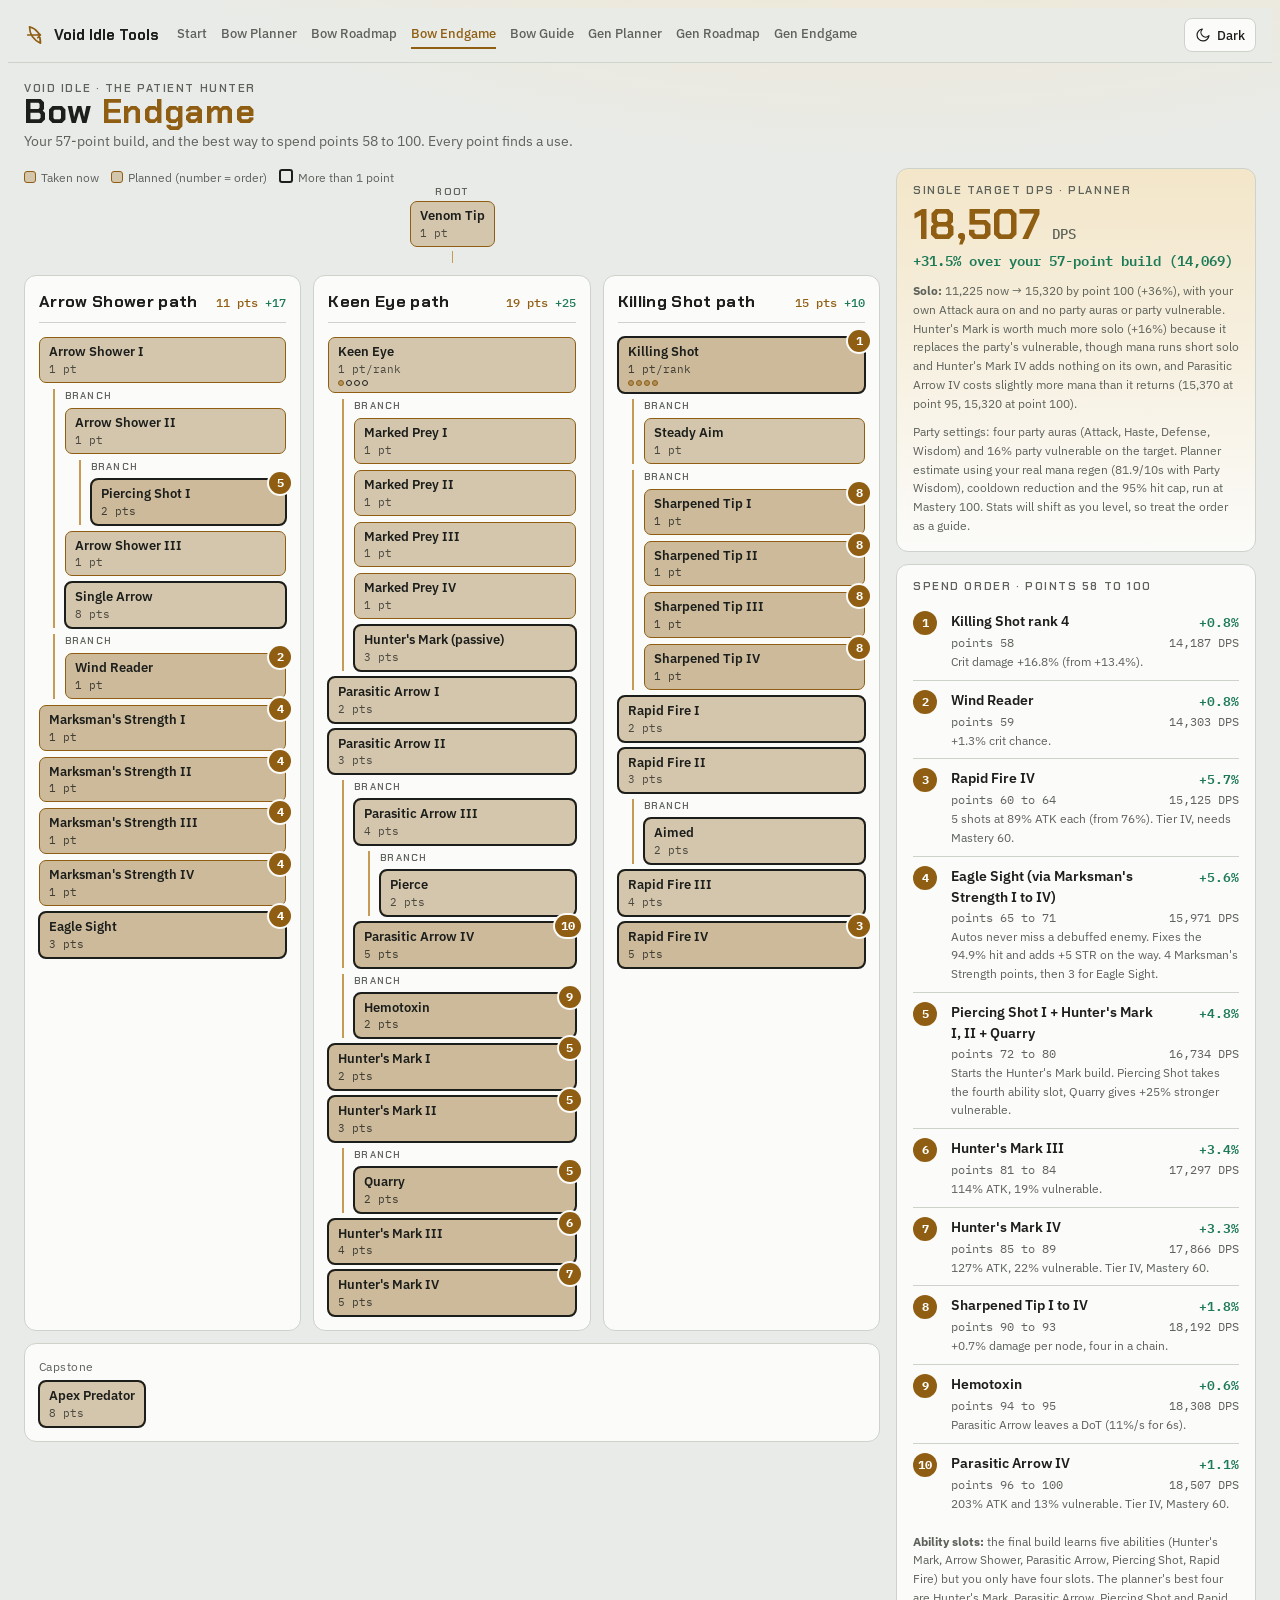
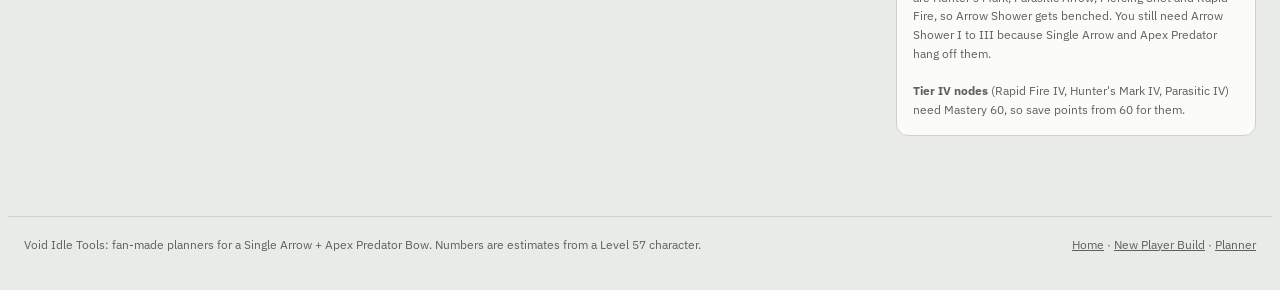
<file: bow-endgame.html>
<!doctype html>
<html lang="en">
<head>
<meta charset="utf-8">
<meta name="viewport" content="width=device-width, initial-scale=1">
<meta name="description" content="Best spend order for Bow points 56 to 100.">
<meta name="theme-color" content="#121315">
<title>Bow Endgame Roadmap</title>
<link rel="preconnect" href="https://fonts.googleapis.com">
<link rel="stylesheet" href="https://fonts.googleapis.com/css2?family=Chakra+Petch:wght@500;600;700&family=IBM+Plex+Sans:wght@400;500;600&family=IBM+Plex+Mono:wght@400;500&display=swap">
<style>
/* Layout: stat strip on top, three-path skill tree on the left, sticky results rail on the right; stacks on phones. */
:root{
  --bg:#121315; --bg2:#17191c; --panel:#1b1e22; --panel2:#262a30; --ink:#ebe6dc; --muted:#9a968c; --line:#30343a;
  --accent:#d6a24a; --accent-soft:#3a2f1c; --accent-ink:#1b1408; --accent-line:#8a6a32;
  --gain:#7cc7a4; --venom:#b897ee; --ability:#6fa8dc; --danger:#ef8b80; --good:#7fd49b;
  --f-display:"Chakra Petch", "Segoe UI", system-ui, sans-serif;
  --f-body:"IBM Plex Sans", system-ui, -apple-system, sans-serif;
  --f-mono:"IBM Plex Mono", ui-monospace, Menlo, Consolas, monospace;
  color-scheme:dark;
}
@media (prefers-color-scheme: light){:root:not([data-theme="dark"]){
  --bg:#e9ebe8; --bg2:#f1f2ef; --panel:#fbfbf9; --panel2:#e3e6e1; --ink:#1c1e1b; --muted:#5d625b; --line:#cdd2ca;
  --accent:#8f5e12; --accent-soft:#f3e6c9; --accent-ink:#ffffff; --accent-line:#c79b55;
  --gain:#1d7a57; --venom:#6f45ad; --ability:#2f6aa3; --danger:#b3261e; --good:#1c7a48; color-scheme:light}}
:root[data-theme="light"]{
  --bg:#e9ebe8; --bg2:#f1f2ef; --panel:#fbfbf9; --panel2:#e3e6e1; --ink:#1c1e1b; --muted:#5d625b; --line:#cdd2ca;
  --accent:#8f5e12; --accent-soft:#f3e6c9; --accent-ink:#ffffff; --accent-line:#c79b55;
  --gain:#1d7a57; --venom:#6f45ad; --ability:#2f6aa3; --danger:#b3261e; --good:#1c7a48; color-scheme:light}
*{box-sizing:border-box}
body{background:var(--bg);background-image:radial-gradient(1200px 500px at 70% -10%,var(--accent-soft),transparent 70%);background-repeat:no-repeat;color:var(--ink);font:14px/1.5 var(--f-body)}
.wrap{max-width:1280px;margin:0 auto;padding-block:20px 48px;padding-inline:16px}
h1,h2,h3{font-family:var(--f-display);text-wrap:balance;margin:0}
h1{font-size:2.1rem;letter-spacing:.02em;line-height:1.05}
h1 .tag{color:var(--accent)}
.sub{color:var(--muted);margin:2px 0 0}
.eyebrow{font:600 .7rem/1 var(--f-display);letter-spacing:.14em;text-transform:uppercase;color:var(--muted)}
header.top{display:flex;flex-wrap:wrap;gap:12px 24px;align-items:end;justify-content:space-between;margin-bottom:16px}
.num{font-family:var(--f-mono);font-variant-numeric:tabular-nums}
button{font:inherit;color:inherit;cursor:pointer}
button:focus-visible,input:focus-visible,select:focus-visible,textarea:focus-visible{outline:2px solid var(--accent);outline-offset:2px}
.btn{border:1px solid var(--line);background:var(--panel);border-radius:6px;padding:7px 12px;font-weight:600}
.btn:hover{border-color:var(--accent)}
.btn.primary{background:var(--accent);color:var(--accent-ink);border-color:var(--accent)}
.btn:disabled{opacity:.5;cursor:default}

/* stats */
details.stats{background:var(--panel);border:1px solid var(--line);border-radius:10px;margin-bottom:16px}
details.stats>summary{cursor:pointer;padding:12px 16px;display:flex;gap:10px;align-items:center;flex-wrap:wrap;list-style:none}
details.stats>summary::-webkit-details-marker{display:none}
details.stats>summary::before{content:"▸";color:var(--muted);transition:transform .15s}
details.stats[open]>summary::before{transform:rotate(90deg)}
.sumline{color:var(--muted);font-size:.85rem}
.statbody{padding:0 16px 16px;display:grid;gap:16px}
.fields{display:grid;grid-template-columns:repeat(auto-fill,minmax(150px,1fr));gap:10px 12px}
.field{display:flex;flex-direction:column;gap:3px;min-width:0}
.field label{font-size:.78rem;color:var(--muted);display:flex;justify-content:space-between;gap:6px}
.field input,.field select{width:100%;background:var(--bg);border:1px solid var(--line);border-radius:6px;padding:6px 8px;color:var(--ink);font:500 .95rem var(--f-mono)}
.field.check{flex-direction:row;align-items:center;gap:8px;padding-top:18px}
.field.check label{color:var(--ink);font-size:.85rem}
.seg{display:inline-flex;border:1px solid var(--line);border-radius:6px;overflow:hidden}
.seg button{border:0;background:transparent;padding:6px 12px;font-weight:600}
.seg button[aria-pressed="true"]{background:var(--accent);color:var(--accent-ink)}

.legend{display:flex;gap:12px;flex-wrap:wrap;font-size:.78rem;color:var(--muted)}
.legend span::before{content:"";display:inline-block;width:10px;height:10px;border-radius:3px;margin-right:5px;vertical-align:-1px;border:1px solid var(--accent)}
.legend .l-sel::before{background:var(--accent)}
.legend .l-av::before{border-style:dashed}
.legend .l-mine::before{background:color-mix(in srgb,var(--accent) 30%,var(--bg2))}
.legend .l-lock::before{border-color:var(--line)}
.legend .l-gain::before{border:0;background:var(--gain)}
.root{display:flex;flex-direction:column;align-items:center;gap:4px;margin-bottom:12px}
.root::after{content:"";width:1px;height:12px;background:var(--accent-line)}
.root .eyebrow{font-size:.62rem}
.cols{display:grid;grid-template-columns:repeat(3,minmax(0,1fr));gap:12px}
@media (max-width:760px){.cols{grid-template-columns:minmax(0,1fr)}}
.col{background:var(--panel);border:1px solid var(--line);border-radius:12px;padding:14px;display:flex;flex-direction:column;gap:14px;min-width:0}
.colhead{display:flex;justify-content:space-between;align-items:baseline;gap:8px;padding-bottom:8px;border-bottom:1px solid var(--line)}
.colhead .pts{font:500 .78rem var(--f-mono);color:var(--accent)}
.col h2{font-size:1.02rem;letter-spacing:.02em}
.grp{display:flex;flex-direction:column;gap:6px}
.grp .gt{font-size:.72rem;color:var(--muted);letter-spacing:.04em}
.grp.fork .gt::after{content:" · pick one";color:var(--accent)}
.node{position:relative;border:1px dashed var(--accent-line);background:var(--bg2);border-radius:7px;padding:6px 9px;min-width:46px;text-align:left;display:flex;flex-direction:column;gap:2px;line-height:1.2;transition:border-color .12s,transform .12s}
.node:hover{border-color:var(--accent);transform:translateY(-1px)}
.node .nm{font-weight:600;font-size:.82rem}
.node .meta{font:400 .68rem var(--f-mono);color:var(--muted)}
.node.sel{background:linear-gradient(180deg,var(--accent),color-mix(in srgb,var(--accent) 82%,#000));border:1px solid var(--accent);color:var(--accent-ink);box-shadow:0 1px 0 rgba(255,255,255,.15) inset}
.node.sel .meta{color:var(--accent-ink);opacity:.8}
.node.mine{border:1px solid var(--accent);background:color-mix(in srgb,var(--accent) 30%,var(--bg2));color:var(--ink)}
.node.mine .meta{color:var(--ink);opacity:.75}
.node.sel.partial{background:linear-gradient(180deg,var(--accent),color-mix(in srgb,var(--accent) 82%,#000))}
.node.lock{border:1px solid var(--line);background:transparent;color:var(--muted)}
.node.lock .nm{font-weight:500}
.node.gated{opacity:.45}
.node .meta b{color:var(--gain);font-weight:600}
.node.sel .meta b{color:inherit}
.node.focus{outline:2px solid var(--accent);outline-offset:2px}
.track{display:inline-flex;align-items:stretch}
.track .node{border-radius:0;margin-left:-1px}
.track .node:first-child{border-radius:7px 0 0 7px;margin-left:0}
.track .node:last-child{border-radius:0 7px 7px 0}
.track .node .nm{font-family:var(--f-display)}
.pips{display:flex;gap:2px;margin-top:2px}
.pips i{width:6px;height:6px;border-radius:50%;border:1px solid currentColor;display:block}
.pips i.on{background:currentColor}
.pips i.mine{background:color-mix(in srgb,var(--accent) 45%,transparent);border-color:var(--accent)}
.legendrows{display:grid;grid-template-columns:auto 1fr auto auto;gap:4px 10px;font-size:.8rem;margin-top:10px;align-items:center}
.legendrows .sw{width:9px;height:9px;border-radius:2px}
.legendrows .v{font-family:var(--f-mono);text-align:right;font-variant-numeric:tabular-nums}
.legendrows .p{font-family:var(--f-mono);color:var(--muted);text-align:right;font-variant-numeric:tabular-nums}
.main{display:grid;grid-template-columns:minmax(0,1fr) 360px;gap:16px;align-items:start}
@media (max-width:980px){.main{grid-template-columns:minmax(0,1fr)}}
.row{display:flex;flex-wrap:wrap;gap:6px;align-items:flex-start}
.caps{margin-top:12px;background:var(--panel);border:1px solid var(--line);border-radius:12px;padding:14px}
.node{cursor:default}.node:hover{transform:none;border-color:var(--accent-line)}
.node.plan{border:1.5px solid var(--accent);background:color-mix(in srgb,var(--accent) 38%,var(--bg2));color:var(--ink);padding-right:30px}
.node.plan .meta{color:var(--ink);opacity:.8}
.badge{position:absolute;top:-8px;right:-6px;min-width:22px;height:22px;border-radius:11px;background:var(--accent);color:var(--accent-ink);font:700 .72rem/22px var(--f-mono);text-align:center;padding:0 6px;box-shadow:0 0 0 2px var(--panel);white-space:nowrap}
.pips i.plan{background:color-mix(in srgb,var(--accent) 45%,transparent);border-color:var(--accent)}
.card{background:var(--panel);border:1px solid var(--line);border-radius:12px;padding:16px}
.rail{display:flex;flex-direction:column;gap:12px;position:sticky;top:12px}
.hero{background:linear-gradient(180deg,var(--accent-soft),var(--panel))}
.big{font:700 2.6rem/1 var(--f-display);color:var(--accent);margin:8px 0 2px}
.big small{font:500 .9rem var(--f-mono);color:var(--muted)}
.up{color:var(--gain);font:600 .85rem var(--f-mono)}
ol.steps{list-style:none;margin:10px 0 0;padding:0;display:flex;flex-direction:column}
ol.steps li{display:grid;grid-template-columns:28px 1fr auto;gap:2px 10px;padding:9px 0;border-top:1px solid var(--line)}
ol.steps li:first-child{border-top:0}
.n{grid-row:span 2;width:24px;height:24px;border-radius:12px;background:var(--accent);color:var(--accent-ink);font:700 .75rem/24px var(--f-mono);text-align:center}
.nm2{font-weight:600}.pt{font:.72rem var(--f-mono);color:var(--muted)}
.g{font:600 .8rem var(--f-mono);color:var(--gain);text-align:right}
.d{grid-column:2/4;font-size:.78rem;color:var(--muted)}
.dps{font:.72rem var(--f-mono);color:var(--muted);text-align:right}
.warn{font-size:.78rem;color:var(--muted);margin:10px 0 0}
.legend .l-plan::before{background:color-mix(in srgb,var(--accent) 30%,var(--bg2))}
.legend .l-sel::before{background:var(--accent)}
.chainv{display:flex;flex-direction:column;gap:6px}
.hang{margin-left:14px;padding-left:10px;border-left:2px solid var(--accent-line);display:flex;flex-direction:column;gap:6px}
.hangtag{font:600 .6rem var(--f-display);letter-spacing:.12em;text-transform:uppercase;color:var(--muted)}
.node.multi{outline:2.5px solid var(--ink);outline-offset:-1px}
.legend .l-multi::before{background:transparent;border:2.5px solid var(--ink)}
</style>
<link rel="stylesheet" href="site.css">
</head>
<body>
<header class="siteHdr"><div class="in"><a class="brand" href="/"><svg viewBox="0 0 24 24" fill="none" stroke="currentColor" stroke-width="1.8" stroke-linecap="round" stroke-linejoin="round" aria-hidden="true"><path d="M6 3c8 2 12 8 12 18M6 3c0 8 4 14 12 18M4 12h14m-3-3 3 3-3 3"/></svg> Void Idle Tools</a><nav aria-label="Site"><a href="/new-player">Start</a><a href="/bow-planner">Bow Planner</a><a href="/bow-roadmap">Bow Roadmap</a><a href="/bow-endgame" aria-current="page">Bow Endgame</a><a href="/bow-build">Bow Guide</a><a href="/general-planner">Gen Planner</a><a href="/general-roadmap">Gen Roadmap</a><a href="/general-endgame">Gen Endgame</a></nav><div class="tools"><button type="button" class="sbtn" data-themebtn aria-label="Switch theme"><svg viewBox="0 0 24 24" fill="none" stroke="currentColor" stroke-width="1.8" stroke-linecap="round" stroke-linejoin="round" aria-hidden="true"><path d="M21 13A9 9 0 1 1 11 3a7 7 0 0 0 10 10z"/></svg><span class="lbl">Light</span></button></div></div></header>

<div class="wrap">
 <header class="top"><div><div class="eyebrow">Void Idle · The Patient Hunter</div><h1>Bow <span class="tag">Endgame</span></h1><p class="sub">Your 57-point build, and the best way to spend points 58 to 100. Every point finds a use.</p></div></header>
 <div class="main">
  <div>
   <div class="treehead"><div class="legend"><span class="l-mine">Taken now</span><span class="l-plan">Planned (number = order)</span><span class="l-multi">More than 1 point</span></div></div>
   <div class="root" id="root"></div>
   <div class="cols" id="cols"></div>
   <div class="caps"><div class="grp"><div class="gt">Capstone</div><div class="row" id="cap"></div></div></div>
  </div>
  <div class="rail">
   <div class="card hero"><div class="eyebrow">Single target DPS · planner</div>
    <div class="big"><span>18,507</span> <small>DPS</small></div>
    <div class="up">+31.5% over your 57-point build (14,069)</div><p class="warn"><b>Solo:</b> 11,225 now → 15,320 by point 100 (+36%), with your own Attack aura on and no party auras or party vulnerable. Hunter's Mark is worth much more solo (+16%) because it replaces the party's vulnerable, though mana runs short solo and Hunter's Mark IV adds nothing on its own, and Parasitic Arrow IV costs slightly more mana than it returns (15,370 at point 95, 15,320 at point 100).</p>
    <p class="warn">Party settings: four party auras (Attack, Haste, Defense, Wisdom) and 16% party vulnerable on the target. Planner estimate using your real mana regen (81.9/10s with Party Wisdom), cooldown reduction and the 95% hit cap, run at Mastery 100. Stats will shift as you level, so treat the order as a guide.</p></div>
   <div class="card"><div class="eyebrow">Spend order · points 58 to 100</div><ol class="steps" id="steps"></ol>
    <p class="warn"><b>Ability slots:</b> the final build learns five abilities (Hunter's Mark, Arrow Shower, Parasitic Arrow, Piercing Shot, Rapid Fire) but you only have four slots. The planner's best four are Hunter's Mark, Parasitic Arrow, Piercing Shot and Rapid Fire, so Arrow Shower gets benched. You still need Arrow Shower I to III because Single Arrow and Apex Predator hang off them.<br><br><b>Tier IV nodes</b> (Rapid Fire IV, Hunter's Mark IV, Parasitic IV) need Mastery 60, so save points from 60 for them.</p></div>
  </div>
 </div>
</div>
<script>
const NODES={
 venom_tip:["Venom Tip",1],arrow_shower_1:["Arrow Shower I",1],arrow_shower_2:["Arrow Shower II",1],arrow_shower_3:["Arrow Shower III",1],single_arrow:["Single Arrow",8],piercing_shot_1:["Piercing Shot I",2],wind_reader:["Wind Reader",1],
 ms1:["Marksman's Strength I",1],ms2:["Marksman's Strength II",1],ms3:["Marksman's Strength III",1],ms4:["Marksman's Strength IV",1],
 keen_eye:["Keen Eye",1],eagle_eye:["Eagle Eye",1],mp1:["Marked Prey I",1],mp2:["Marked Prey II",1],mp3:["Marked Prey III",1],mp4:["Marked Prey IV",1],hm_pass:["Hunter's Mark (passive)",3],eagle_sight:["Eagle Sight",3],
 pa1:["Parasitic Arrow I",2],pa2:["Parasitic Arrow II",3],pa3:["Parasitic Arrow III",4],pa4:["Parasitic Arrow IV",5],pierce:["Pierce",2],hemo:["Hemotoxin",2],
 hm1:["Hunter's Mark I",2],hm2:["Hunter's Mark II",3],quarry:["Quarry",2],hm3:["Hunter's Mark III",4],hm4:["Hunter's Mark IV",5],
 rapid_draw:["Killing Shot",1],steady_aim:["Steady Aim",1],st1:["Sharpened Tip I",1],st2:["Sharpened Tip II",1],st3:["Sharpened Tip III",1],st4:["Sharpened Tip IV",1],
 rf1:["Rapid Fire I",2],rf2:["Rapid Fire II",3],rf3:["Rapid Fire III",4],rf4:["Rapid Fire IV",5],rf_aimed:["Aimed",2],apex:["Apex Predator",8]};
const TAKEN={venom_tip:1,arrow_shower_1:1,arrow_shower_2:1,arrow_shower_3:1,single_arrow:1,keen_eye:1,steady_aim:1,mp1:1,mp2:1,mp3:1,mp4:1,hm_pass:1,pa1:1,pa2:1,pa3:1,pierce:1,rapid_draw:3,rf1:1,rf2:1,rf3:1,rf_aimed:1,apex:1};
const MAXR={keen_eye:4,rapid_draw:4};
const STEPS=[
 {n:"Killing Shot rank 4",ids:["rapid_draw"],pts:"58",c:1,dps:14187,why:"Crit damage +16.8% (from +13.4%)."},
 {n:"Wind Reader",ids:["wind_reader"],pts:"59",c:1,dps:14303,why:"+1.3% crit chance."},
 {n:"Rapid Fire IV",ids:["rf4"],pts:"60 to 64",c:5,dps:15125,why:"5 shots at 89% ATK each (from 76%). Tier IV, needs Mastery 60."},
 {n:"Eagle Sight (via Marksman's Strength I to IV)",ids:["ms1","ms2","ms3","ms4","eagle_sight"],pts:"65 to 71",c:7,dps:15971,why:"Autos never miss a debuffed enemy. Fixes the 94.9% hit and adds +5 STR on the way. 4 Marksman's Strength points, then 3 for Eagle Sight."},
 {n:"Piercing Shot I + Hunter's Mark I, II + Quarry",ids:["piercing_shot_1","hm1","hm2","quarry"],pts:"72 to 80",c:9,dps:16734,why:"Starts the Hunter's Mark build. Piercing Shot takes the fourth ability slot, Quarry gives +25% stronger vulnerable."},
 {n:"Hunter's Mark III",ids:["hm3"],pts:"81 to 84",c:4,dps:17297,why:"114% ATK, 19% vulnerable."},
 {n:"Hunter's Mark IV",ids:["hm4"],pts:"85 to 89",c:5,dps:17866,why:"127% ATK, 22% vulnerable. Tier IV, Mastery 60."},
 {n:"Sharpened Tip I to IV",ids:["st1","st2","st3","st4"],pts:"90 to 93",c:4,dps:18192,why:"+0.7% damage per node, four in a chain."},
 {n:"Hemotoxin",ids:["hemo"],pts:"94 to 95",c:2,dps:18308,why:"Parasitic Arrow leaves a DoT (11%/s for 6s)."},
 {n:"Parasitic Arrow IV",ids:["pa4"],pts:"96 to 100",c:5,dps:18507,why:"203% ATK and 13% vulnerable. Tier IV, Mastery 60."}];
const BASE=14069;
const $=id=>document.getElementById(id);
const planned={};STEPS.forEach((s,i)=>s.ids.forEach(id=>{(planned[id]=planned[id]||[]).push(i+1)}));
function node(id){const [nm,c]=NODES[id],r=TAKEN[id]||0,st=planned[id]||[],mx=MAXR[id]||1;
 const b=document.createElement("div");b.className="node "+(st.length?"plan":"mine");
 const stp=st.length?STEPS[st[0]-1]:null;
 const pts=st.length&&!r?(stp.c>1&&stp.ids.length===1?stp.c+" pts":c+" pt"+(c>1?"s":"")):(mx>1?"1 pt/rank":c+" pt"+(c>1?"s":""));
 const rf="";b.innerHTML=`<span class="nm">${nm}</span><span class="meta">${pts}</span>${rf}`+(mx>1?`<span class="pips">${Array.from({length:mx},(_,i)=>`<i class="${i<r?"mine":i<r+st.length?"plan":""}"></i>`).join("")}</span>`:"");
 if(st.length){const bd=document.createElement("span");bd.className="badge";bd.textContent=st.length>1?st.join("·"):st[0];b.appendChild(bd)}
 if((r+st.length)*c>1)b.classList.add('multi');
 return b}
const PARENT={eagle_sight:"ms4",arrow_shower_1:"venom_tip",arrow_shower_2:"arrow_shower_1",arrow_shower_3:"arrow_shower_2",single_arrow:"arrow_shower_3",piercing_shot_1:"arrow_shower_2",wind_reader:"arrow_shower_1",ms1:"arrow_shower_1",ms2:"ms1",ms3:"ms2",ms4:"ms3",keen_eye:"venom_tip",eagle_eye:"keen_eye",mp1:"keen_eye",mp2:"mp1",mp3:"mp2",mp4:"mp3",hm_pass:"mp4",pa1:"keen_eye",pa2:"pa1",pa3:"pa2",pa4:"pa3",pierce:"pa3",hemo:"pa2",hm1:"pa2",hm2:"hm1",quarry:"hm2",hm3:"hm2",hm4:"hm3",rapid_draw:"venom_tip",steady_aim:"rapid_draw",st1:"rapid_draw",st2:"st1",st3:"st2",st4:"st3",rf1:"rapid_draw",rf2:"rf1",rf3:"rf2",rf4:"rf3",rf_aimed:"rf2"};
const stepIds=s=>s.ids;
const stepsFor=id=>planned[id]||[];

const kidsOf={};Object.keys(NODES).forEach(id=>{const p=PARENT[id];if(p)(kidsOf[p]=kidsOf[p]||[]).push(id)});
const shownB=id=>TAKEN[id]||stepsFor(id).length||(kidsOf[id]||[]).some(shownB);
const subIds=(id,o=[])=>{o.push(id);(kidsOf[id]||[]).forEach(k=>subIds(k,o));return o};
const sz=id=>subIds(id).filter(shownB).length;
function renderB(id,host){if(!shownB(id))return;host.appendChild(node(id));
 const ks=(kidsOf[id]||[]).filter(shownB);if(!ks.length)return;
 const cont=[...ks].sort((a,b)=>sz(b)-sz(a))[0];
 ks.filter(k=>k!==cont).forEach(k=>{const w=document.createElement("div");w.className="hang";const t=document.createElement("div");t.className="hangtag";t.textContent="branch";w.appendChild(t);renderB(k,w);host.appendChild(w)});
 renderB(cont,host)}
const COLNAME={arrow_shower_1:"Arrow Shower path",keen_eye:"Keen Eye path",rapid_draw:"Killing Shot path"};
$("root").innerHTML='<span class="eyebrow">Root</span>';$("root").appendChild(node("venom_tip"));
(kidsOf.venom_tip||[]).filter(shownB).forEach(cid=>{const ids=subIds(cid);const c=document.createElement("div");c.className="col";
 const pts=ids.reduce((a,id)=>a+(TAKEN[id]||0)*NODES[id][1],0);
 const add=STEPS.reduce((a,s,i)=>a+(stepIds(s).some(x=>ids.includes(x))?s.c:0),0);
 c.innerHTML=`<div class="colhead"><h2>${COLNAME[cid]}</h2><span class="pts">${pts} pts${add?` <span style="color:var(--gain)">+${add}</span>`:""}</span></div>`;
 const g=document.createElement("div");g.className="chainv";renderB(cid,g);c.appendChild(g);$("cols").appendChild(c)});
$("cap").appendChild(node("apex"));
let prev=BASE;$("steps").innerHTML=STEPS.map((s,i)=>{const gain=(s.dps/prev-1)*100;prev=s.dps;
 return `<li><span class="n">${i+1}</span><span class="nm2">${s.n}</span><span class="g">+${gain.toFixed(1)}%</span><span class="pt">points ${s.pts}</span><span class="dps">${s.dps.toLocaleString()} DPS</span><span class="d">${s.why}</span></li>`}).join("");
</script>

<footer class="siteFtr"><span>Void Idle Tools: fan-made planners for a Single Arrow + Apex Predator Bow. Numbers are estimates from a Level 57 character.</span><span><a href="/">Home</a> · <a href="/new-player">New Player Build</a> · <a href="/bow-planner">Planner</a></span></footer>
<div class="sdrawer" id="sdrawer" role="dialog" aria-modal="true" aria-label="All pages"><div class="sheet"><a href="/">Home</a><h3>Start here</h3><a href="/new-player">New Player Build</a><h3>Bow tree</h3><a href="/bow-planner">Bow Planner</a><a href="/bow-roadmap">Bow Roadmap</a><a href="/bow-endgame" aria-current="page">Bow Endgame</a><a href="/bow-build">Bow Build Guide</a><h3>General tree</h3><a href="/general-planner">General Planner</a><a href="/general-roadmap">General Roadmap</a><a href="/general-endgame">General Endgame</a><h3>Display</h3><a href="#" data-themebtn onclick="return false">Switch light or dark theme</a></div></div>
<nav class="bnav" aria-label="Quick links"><a href="/"><svg viewBox="0 0 24 24" fill="none" stroke="currentColor" stroke-width="1.8" stroke-linecap="round" stroke-linejoin="round" aria-hidden="true"><path d="M3 11 12 3l9 8M5 10v10h5v-6h4v6h5V10"/></svg><span>Home</span></a><a href="/new-player"><svg viewBox="0 0 24 24" fill="none" stroke="currentColor" stroke-width="1.8" stroke-linecap="round" stroke-linejoin="round" aria-hidden="true"><path d="M5 21V4m0 0h11l-2 4 2 4H5"/></svg><span>Start</span></a><a href="/bow-planner"><svg viewBox="0 0 24 24" fill="none" stroke="currentColor" stroke-width="1.8" stroke-linecap="round" stroke-linejoin="round" aria-hidden="true"><path d="M4 20V10m6 10V4m6 16v-7m4 7H2"/></svg><span>Planner</span></a><a href="/bow-build"><svg viewBox="0 0 24 24" fill="none" stroke="currentColor" stroke-width="1.8" stroke-linecap="round" stroke-linejoin="round" aria-hidden="true"><path d="M4 5a2 2 0 0 1 2-2h13v16H6a2 2 0 0 0-2 2zM4 19a2 2 0 0 1 2-2h13"/></svg><span>Guide</span></a><button type="button" data-menu aria-label="All pages"><svg viewBox="0 0 24 24" fill="none" stroke="currentColor" stroke-width="1.8" stroke-linecap="round" stroke-linejoin="round" aria-hidden="true"><path d="M4 6h16M4 12h16M4 18h16"/></svg><span>Menu</span></button></nav>
<script src="site.js" defer></script>
</body>
</html>
</file>
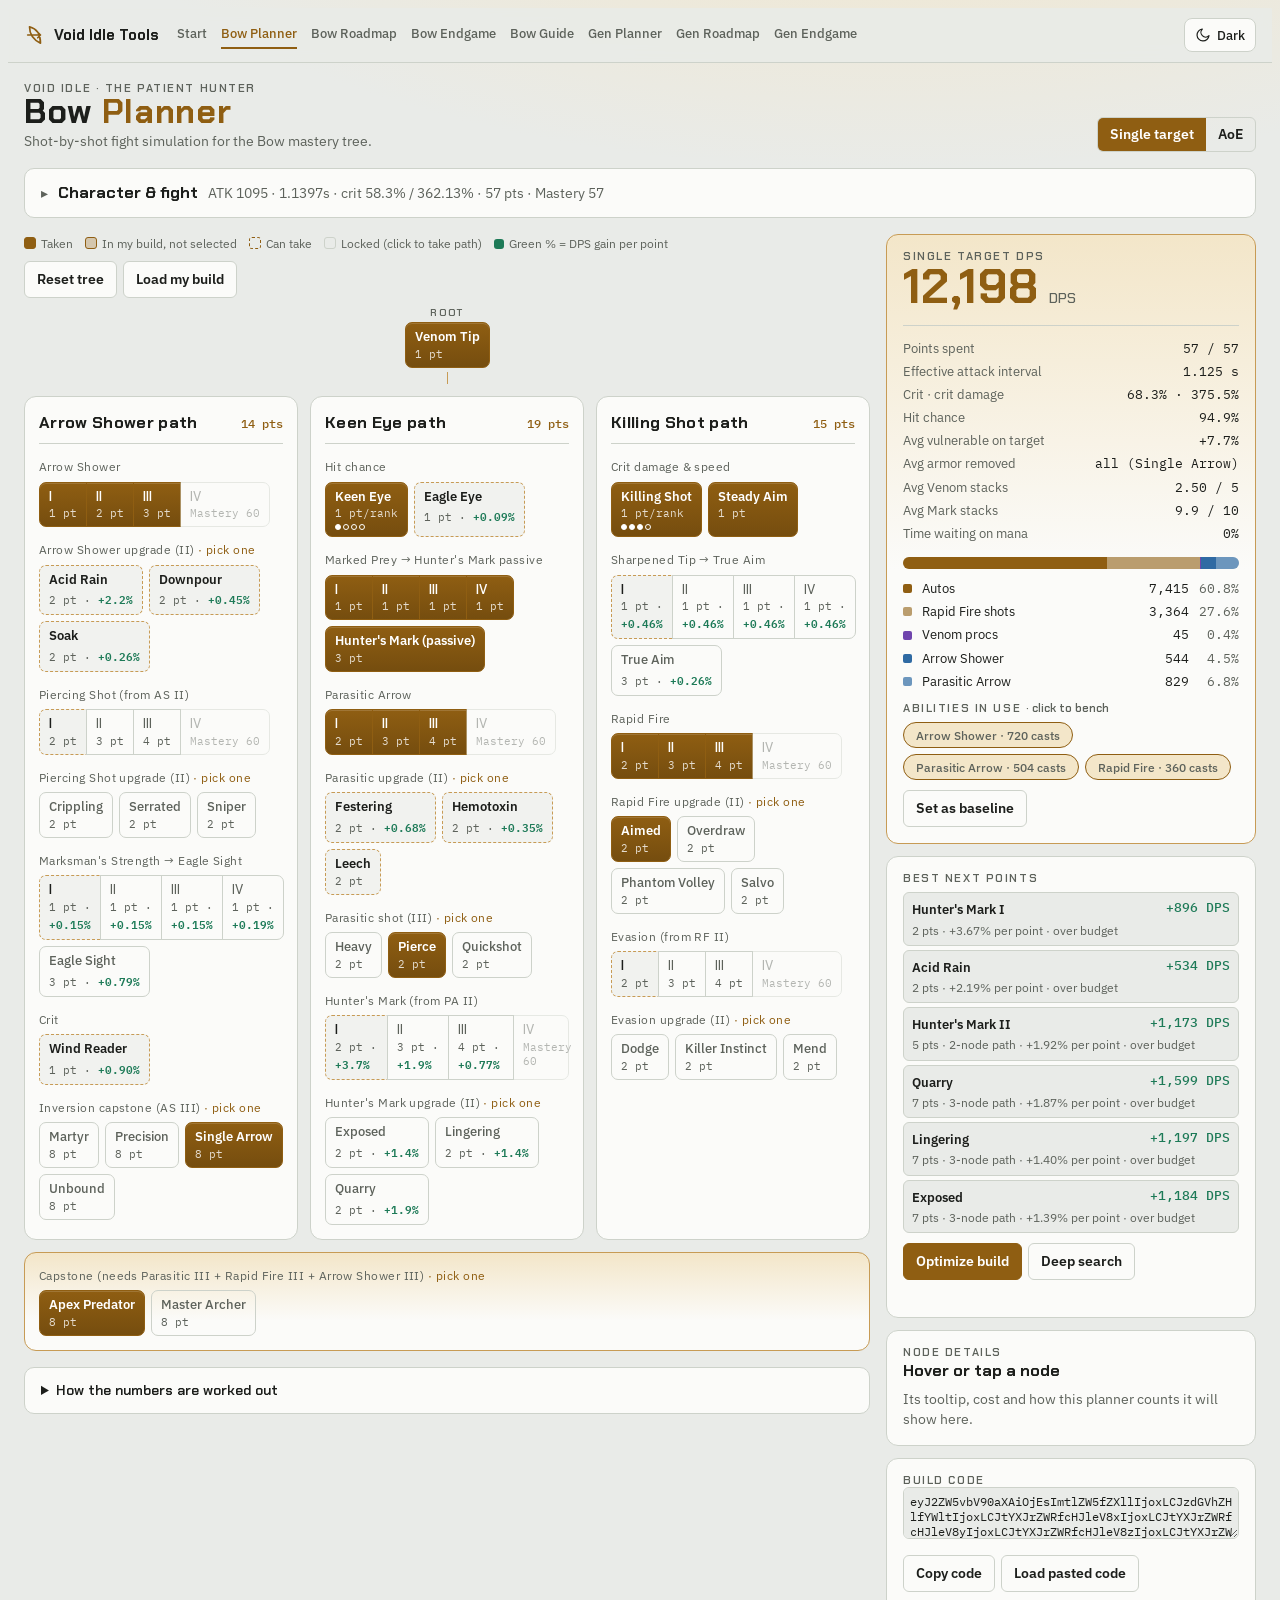
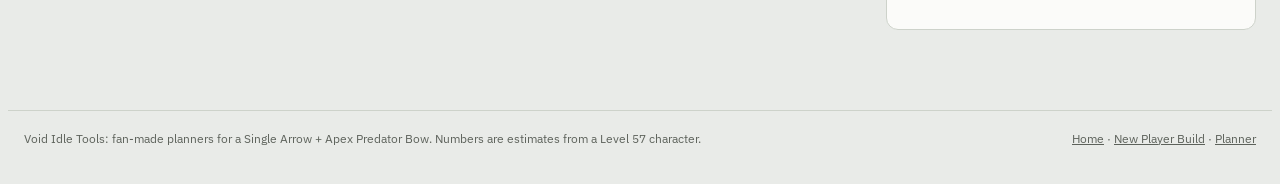
<file: bow-planner.html>
<!doctype html>
<html lang="en">
<head>
<meta charset="utf-8">
<meta name="viewport" content="width=device-width, initial-scale=1">
<meta name="description" content="Shot-by-shot DPS simulator for the Bow mastery tree.">
<meta name="theme-color" content="#121315">
<title>Void Idle Bow Planner</title>
<link rel="preconnect" href="https://fonts.googleapis.com">
<link rel="stylesheet" href="https://fonts.googleapis.com/css2?family=Chakra+Petch:wght@500;600;700&family=IBM+Plex+Sans:wght@400;500;600&family=IBM+Plex+Mono:wght@400;500&display=swap">
<style>
/* Layout: stat strip on top, three-path skill tree on the left, sticky results rail on the right; stacks on phones. */
:root{
  --bg:#121315; --bg2:#17191c; --panel:#1b1e22; --panel2:#262a30; --ink:#ebe6dc; --muted:#9a968c; --line:#30343a;
  --accent:#d6a24a; --accent-soft:#3a2f1c; --accent-ink:#1b1408; --accent-line:#8a6a32;
  --gain:#7cc7a4; --venom:#b897ee; --ability:#6fa8dc; --danger:#ef8b80; --good:#7fd49b;
  --f-display:"Chakra Petch", "Segoe UI", system-ui, sans-serif;
  --f-body:"IBM Plex Sans", system-ui, -apple-system, sans-serif;
  --f-mono:"IBM Plex Mono", ui-monospace, Menlo, Consolas, monospace;
  color-scheme:dark;
}
@media (prefers-color-scheme: light){:root:not([data-theme="dark"]){
  --bg:#e9ebe8; --bg2:#f1f2ef; --panel:#fbfbf9; --panel2:#e3e6e1; --ink:#1c1e1b; --muted:#5d625b; --line:#cdd2ca;
  --accent:#8f5e12; --accent-soft:#f3e6c9; --accent-ink:#ffffff; --accent-line:#c79b55;
  --gain:#1d7a57; --venom:#6f45ad; --ability:#2f6aa3; --danger:#b3261e; --good:#1c7a48; color-scheme:light}}
:root[data-theme="light"]{
  --bg:#e9ebe8; --bg2:#f1f2ef; --panel:#fbfbf9; --panel2:#e3e6e1; --ink:#1c1e1b; --muted:#5d625b; --line:#cdd2ca;
  --accent:#8f5e12; --accent-soft:#f3e6c9; --accent-ink:#ffffff; --accent-line:#c79b55;
  --gain:#1d7a57; --venom:#6f45ad; --ability:#2f6aa3; --danger:#b3261e; --good:#1c7a48; color-scheme:light}
*{box-sizing:border-box}
body{background:var(--bg);background-image:radial-gradient(1200px 500px at 70% -10%,var(--accent-soft),transparent 70%);background-repeat:no-repeat;color:var(--ink);font:14px/1.5 var(--f-body)}
.wrap{max-width:1280px;margin:0 auto;padding-block:20px 48px;padding-inline:16px}
h1,h2,h3{font-family:var(--f-display);text-wrap:balance;margin:0}
h1{font-size:2.1rem;letter-spacing:.02em;line-height:1.05}
h1 .tag{color:var(--accent)}
.sub{color:var(--muted);margin:2px 0 0}
.eyebrow{font:600 .7rem/1 var(--f-display);letter-spacing:.14em;text-transform:uppercase;color:var(--muted)}
header.top{display:flex;flex-wrap:wrap;gap:12px 24px;align-items:end;justify-content:space-between;margin-bottom:16px}
.num{font-family:var(--f-mono);font-variant-numeric:tabular-nums}
button{font:inherit;color:inherit;cursor:pointer}
button:focus-visible,input:focus-visible,select:focus-visible,textarea:focus-visible{outline:2px solid var(--accent);outline-offset:2px}
.btn{border:1px solid var(--line);background:var(--panel);border-radius:6px;padding:7px 12px;font-weight:600}
.btn:hover{border-color:var(--accent)}
.btn.primary{background:var(--accent);color:var(--accent-ink);border-color:var(--accent)}
.btn:disabled{opacity:.5;cursor:default}

/* stats */
details.stats{background:var(--panel);border:1px solid var(--line);border-radius:10px;margin-bottom:16px}
details.stats>summary{cursor:pointer;padding:12px 16px;display:flex;gap:10px;align-items:center;flex-wrap:wrap;list-style:none}
details.stats>summary::-webkit-details-marker{display:none}
details.stats>summary::before{content:"▸";color:var(--muted);transition:transform .15s}
details.stats[open]>summary::before{transform:rotate(90deg)}
.sumline{color:var(--muted);font-size:.85rem}
.statbody{padding:0 16px 16px;display:grid;gap:16px}
.fields{display:grid;grid-template-columns:repeat(auto-fill,minmax(150px,1fr));gap:10px 12px}
.field{display:flex;flex-direction:column;gap:3px;min-width:0}
.field label{font-size:.78rem;color:var(--muted);display:flex;justify-content:space-between;gap:6px}
.field input,.field select{width:100%;background:var(--bg);border:1px solid var(--line);border-radius:6px;padding:6px 8px;color:var(--ink);font:500 .95rem var(--f-mono)}
.field.check{flex-direction:row;align-items:center;gap:8px;padding-top:18px}
.field.check label{color:var(--ink);font-size:.85rem}
.seg{display:inline-flex;border:1px solid var(--line);border-radius:6px;overflow:hidden}
.seg button{border:0;background:transparent;padding:6px 12px;font-weight:600}
.seg button[aria-pressed="true"]{background:var(--accent);color:var(--accent-ink)}

/* main grid */
.main{display:grid;grid-template-columns:minmax(0,1fr) 370px;gap:16px;align-items:start}
@media (max-width:980px){.main{grid-template-columns:minmax(0,1fr)}}
.treehead{display:flex;flex-wrap:wrap;gap:8px 16px;align-items:center;justify-content:space-between;margin-bottom:10px}
.legend{display:flex;gap:12px;flex-wrap:wrap;font-size:.78rem;color:var(--muted)}
.legend span::before{content:"";display:inline-block;width:10px;height:10px;border-radius:3px;margin-right:5px;vertical-align:-1px;border:1px solid var(--accent)}
.legend .l-sel::before{background:var(--accent)}
.legend .l-av::before{border-style:dashed}
.legend .l-mine::before{background:color-mix(in srgb,var(--accent) 30%,var(--bg2))}
.legend .l-lock::before{border-color:var(--line)}
.legend .l-gain::before{border:0;background:var(--gain)}
.root{display:flex;flex-direction:column;align-items:center;gap:4px;margin-bottom:12px}
.root::after{content:"";width:1px;height:12px;background:var(--accent-line)}
.root .eyebrow{font-size:.62rem}
.cols{display:grid;grid-template-columns:repeat(3,minmax(0,1fr));gap:12px}
@media (max-width:760px){.cols{grid-template-columns:minmax(0,1fr)}}
.col{background:var(--panel);border:1px solid var(--line);border-radius:12px;padding:14px;display:flex;flex-direction:column;gap:14px;min-width:0}
.colhead{display:flex;justify-content:space-between;align-items:baseline;gap:8px;padding-bottom:8px;border-bottom:1px solid var(--line)}
.colhead .pts{font:500 .78rem var(--f-mono);color:var(--accent)}
.col h2{font-size:1.02rem;letter-spacing:.02em}
.grp{display:flex;flex-direction:column;gap:6px}
.grp .gt{font-size:.72rem;color:var(--muted);letter-spacing:.04em}
.grp.fork .gt::after{content:" · pick one";color:var(--accent)}
.row{display:flex;flex-wrap:wrap;gap:6px}
.node{position:relative;border:1px dashed var(--accent-line);background:var(--bg2);border-radius:7px;padding:6px 9px;min-width:46px;text-align:left;display:flex;flex-direction:column;gap:2px;line-height:1.2;transition:border-color .12s,transform .12s}
.node:hover{border-color:var(--accent);transform:translateY(-1px)}
.node .nm{font-weight:600;font-size:.82rem}
.node .meta{font:400 .68rem var(--f-mono);color:var(--muted)}
.node.sel{background:linear-gradient(180deg,var(--accent),color-mix(in srgb,var(--accent) 82%,#000));border:1px solid var(--accent);color:var(--accent-ink);box-shadow:0 1px 0 rgba(255,255,255,.15) inset}
.node.sel .meta{color:var(--accent-ink);opacity:.8}
.node.mine{border:1px solid var(--accent);background:color-mix(in srgb,var(--accent) 30%,var(--bg2));color:var(--ink)}
.node.mine .meta{color:var(--ink);opacity:.75}
.node.sel.partial{background:linear-gradient(180deg,var(--accent),color-mix(in srgb,var(--accent) 82%,#000))}
.node.lock{border:1px solid var(--line);background:transparent;color:var(--muted)}
.node.lock .nm{font-weight:500}
.node.gated{opacity:.45}
.node .meta b{color:var(--gain);font-weight:600}
.node.sel .meta b{color:inherit}
.node.focus{outline:2px solid var(--accent);outline-offset:2px}
.track{display:inline-flex;align-items:stretch}
.track .node{border-radius:0;margin-left:-1px}
.track .node:first-child{border-radius:7px 0 0 7px;margin-left:0}
.track .node:last-child{border-radius:0 7px 7px 0}
.track .node .nm{font-family:var(--f-display)}
.pips{display:flex;gap:2px;margin-top:2px}
.pips i{width:6px;height:6px;border-radius:50%;border:1px solid currentColor;display:block}
.pips i.on{background:currentColor}
.pips i.mine{background:color-mix(in srgb,var(--accent) 45%,transparent);border-color:var(--accent)}
.caps{margin-top:12px;background:linear-gradient(180deg,var(--accent-soft),var(--panel) 70%);border:1px solid var(--accent-line);border-radius:12px;padding:14px;display:grid;gap:8px}
.note{color:var(--muted);font-size:.8rem;margin:0}

/* rail */
.rail{position:sticky;top:calc(env(safe-area-inset-top,0px) + 12px);display:flex;flex-direction:column;gap:12px}
@media (max-width:980px){.rail{position:static}}
.card{background:var(--panel);border:1px solid var(--line);border-radius:12px;padding:16px}
.card.hero{border-color:var(--accent-line);background:linear-gradient(180deg,var(--accent-soft),var(--panel) 55%)}
.dps{display:flex;align-items:baseline;gap:10px;flex-wrap:wrap}
.dps .big{font:700 3rem/1 var(--f-display);letter-spacing:.01em;color:var(--accent)}
.dps .unit{font:500 .9rem var(--f-display);color:var(--muted)}
.delta{font:500 .85rem var(--f-mono)}
.delta.up{color:var(--good)} .delta.down{color:var(--danger)}
.kv{display:grid;grid-template-columns:1fr auto;gap:3px 12px;font-size:.84rem;margin-top:14px;padding-top:12px;border-top:1px solid var(--line)}
.kv dt{color:var(--muted)} .kv dd{margin:0;text-align:right;font-family:var(--f-mono);font-variant-numeric:tabular-nums}
.over{color:var(--danger)}
.stack{display:flex;height:12px;border-radius:6px;overflow:hidden;margin-top:14px;background:var(--panel2)}
.stack i{display:block;height:100%}
.legendrows{display:grid;grid-template-columns:auto 1fr auto auto;gap:4px 10px;font-size:.8rem;margin-top:10px;align-items:center}
.legendrows .sw{width:9px;height:9px;border-radius:2px}
.legendrows .v{font-family:var(--f-mono);text-align:right;font-variant-numeric:tabular-nums}
.legendrows .p{font-family:var(--f-mono);color:var(--muted);text-align:right;font-variant-numeric:tabular-nums}
.bars{display:grid;gap:6px;margin-top:10px}
.bar{display:grid;grid-template-columns:110px minmax(0,1fr) 64px;gap:8px;align-items:center;font-size:.8rem}
.bar .track{height:10px;background:var(--panel2);border-radius:3px;overflow:hidden}
.bar .fill{height:100%;background:var(--accent);border-radius:3px}
.bar .fill.v{background:var(--venom)} .bar .fill.b{background:var(--accent)}
.bar .val{text-align:right;font-family:var(--f-mono);font-variant-numeric:tabular-nums}
.chips{display:flex;flex-wrap:wrap;gap:6px;margin-top:8px}
.chip{border:1px solid var(--line);border-radius:999px;padding:3px 10px;font-size:.78rem;background:var(--bg)}
.chip.on{border-color:var(--accent);background:var(--accent-soft)}
.chip.off{text-decoration:line-through;color:var(--muted)}
.chip.idle{color:var(--muted);border-style:dashed}
.picks{display:grid;gap:4px;margin-top:8px}
.pick{display:grid;grid-template-columns:minmax(0,1fr) auto;gap:2px 10px;text-align:left;border:1px solid var(--line);background:var(--bg);border-radius:6px;padding:6px 8px}
.pick:hover{border-color:var(--accent)}
.pick .pn{font-weight:600;font-size:.84rem;min-width:0}
.pick .pv{font:500 .8rem var(--f-mono);color:var(--gain);text-align:right}
.pick .pc{grid-column:1/-1;font-size:.72rem;color:var(--muted)}
.actions{display:flex;flex-wrap:wrap;gap:6px;margin-top:10px}
.prog{height:4px;background:var(--panel2);border-radius:2px;overflow:hidden;margin-top:8px}
.prog i{display:block;height:100%;width:0;background:var(--accent);transition:width .15s}
.detail h3{font-size:1rem}
.detail p{margin:6px 0 0;font-size:.85rem}
.detail .model{color:var(--muted);font-size:.8rem;border-top:1px solid var(--line);padding-top:6px;margin-top:8px}
textarea{width:100%;min-height:52px;background:var(--bg);border:1px solid var(--line);border-radius:6px;color:var(--ink);font:.75rem var(--f-mono);padding:6px;resize:vertical}
details.how{margin-top:16px;background:var(--panel);border:1px solid var(--line);border-radius:10px;padding:12px 16px}
details.how summary{cursor:pointer;font-family:var(--f-display);font-weight:600}
details.how ul{padding-left:18px;margin:8px 0 0;max-width:80ch} details.how li{margin:4px 0}
.toast{min-height:1.2em;font-size:.8rem;color:var(--muted);margin-top:6px}
@media (prefers-reduced-motion:reduce){*{transition:none!important}}
</style>
<link rel="stylesheet" href="site.css">
</head>
<body>
<header class="siteHdr"><div class="in"><a class="brand" href="/"><svg viewBox="0 0 24 24" fill="none" stroke="currentColor" stroke-width="1.8" stroke-linecap="round" stroke-linejoin="round" aria-hidden="true"><path d="M6 3c8 2 12 8 12 18M6 3c0 8 4 14 12 18M4 12h14m-3-3 3 3-3 3"/></svg> Void Idle Tools</a><nav aria-label="Site"><a href="/new-player">Start</a><a href="/bow-planner" aria-current="page">Bow Planner</a><a href="/bow-roadmap">Bow Roadmap</a><a href="/bow-endgame">Bow Endgame</a><a href="/bow-build">Bow Guide</a><a href="/general-planner">Gen Planner</a><a href="/general-roadmap">Gen Roadmap</a><a href="/general-endgame">Gen Endgame</a></nav><div class="tools"><button type="button" class="sbtn" data-themebtn aria-label="Switch theme"><svg viewBox="0 0 24 24" fill="none" stroke="currentColor" stroke-width="1.8" stroke-linecap="round" stroke-linejoin="round" aria-hidden="true"><path d="M21 13A9 9 0 1 1 11 3a7 7 0 0 0 10 10z"/></svg><span class="lbl">Light</span></button></div></div></header>


<div class="wrap">
  <header class="top">
    <div>
      <div class="eyebrow">Void Idle · The Patient Hunter</div>
      <h1>Bow <span class="tag">Planner</span></h1>
      <p class="sub">Shot-by-shot fight simulation for the Bow mastery tree.</p>
    </div>
    <div class="seg" role="group" aria-label="Optimize for">
      <button id="m-single" aria-pressed="true">Single target</button>
      <button id="m-aoe" aria-pressed="false">AoE</button>
    </div>
  </header>

  <details class="stats" id="statsBox">
    <summary><h2 style="font-size:1rem">Character &amp; fight</h2><span class="sumline" id="statSum"></span></summary>
    <div class="statbody">
      <div>
        <div class="eyebrow" style="margin-bottom:8px">Character sheet, no aura</div>
        <p class="note" style="margin:0 0 8px">Loaded from your Lv 57 sheet (Pierce taken, General Aim and Malice rank 1). The in-game sheet already includes your Bow tree. For fields marked "minus tree", subtract what the tree adds (Apex: +10% crit, +17% damage; Killing Shot and Marked Prey ranks) so it isn't counted twice.</p>
        <div class="fields" id="f-char"></div>
      </div>
      <div>
        <div class="eyebrow" style="margin-bottom:8px">Fight &amp; tree</div>
        <div class="fields" id="f-fight"></div>
      </div>
    </div>
  </details>

  <div class="main">
    <section>
      <div class="treehead">
        <div class="legend"><span class="l-sel">Taken</span><span class="l-mine">In my build, not selected</span><span class="l-av">Can take</span><span class="l-lock">Locked (click to take path)</span><span class="l-gain">Green % = DPS gain per point</span></div>
        <div class="row"><button class="btn" id="resetBtn">Reset tree</button> <button class="btn" id="mineBtn">Load my build</button></div>
      </div>
      <div class="root" id="rootRow"></div>
      <div class="cols" id="cols"></div>
      <div class="caps" id="caps"></div>
      <details class="how">
        <summary>How the numbers are worked out</summary>
        <ul>
          <li>Each build is played out as a fight, one arrow at a time, at 0.05 s steps. The DPS shown is the average of 24 fights. Venom procs are rolled with fixed random seeds, so two builds always face the same luck.</li>
          <li>Autos: Attack × (1 + Damage%) × vulnerable × (1 − enemy armor after shred) × average crit × hit chance. Execute damage is averaged over the share of the fight the target spends below 40% HP.</li>
          <li>Abilities fire as soon as they are off cooldown and you have the mana. Cooldown reduction and Ability damage% apply. Abilities always hit. Only as many abilities as you have slots are used; if you know more, the best set is picked for you.</li>
          <li>Rapid Fire makes the next 3–5 autos fire at double speed. Each one deals the listed % of Attack (Ability damage applies) and still counts as an auto for Venom, Master Archer and Hunter's Mark stacks.</li>
          <li>Venom stacks are tracked properly: only procs refresh the 6 s timer, so they rarely sit at 5. Each auto costs 1 mana while the imbue is on.</li>
          <li>Buffs and debuffs only count while they are active: Evasion's attack speed, Killer Instinct's crit, vulnerable, armor shred and damage-over-time effects.</li>
          <li>The Hunter's Mark passive builds +3% per landed auto, up to 10 stacks. In AoE mode, stacks and debuffs reset each time a pack dies.</li>
          <li>Not counted: dodge, healing, slows, and Marksman's Strength unless you enter how much Attack 1 STR gives. Cast times are treated as instant.</li>
          <li>Tooltip wording is the only source for these rules. Where a tooltip is vague, the most literal reading is used, so check any big swing in-game.</li>
        </ul>
      </details>
    </section>

    <aside class="rail">
      <div class="card hero">
        <div class="eyebrow" id="modeLabel">Single target DPS</div>
        <div class="dps"><span class="big num" id="dpsBig">—</span><span class="unit">DPS</span><span class="delta" id="dpsDelta"></span></div>
        <dl class="kv">
          <dt>Points spent</dt><dd id="kvPts"></dd>
          <dt>Effective attack interval</dt><dd id="kvInt"></dd>
          <dt>Crit · crit damage</dt><dd id="kvCrit"></dd>
          <dt>Hit chance</dt><dd id="kvHit"></dd>
          <dt>Avg vulnerable on target</dt><dd id="kvVuln"></dd>
          <dt>Avg armor removed</dt><dd id="kvShred"></dd>
          <dt>Avg Venom stacks</dt><dd id="kvVen"></dd>
          <dt>Avg Mark stacks</dt><dd id="kvMark"></dd>
          <dt>Time waiting on mana</dt><dd id="kvMana"></dd>
        </dl>
        <div class="stack" id="stack"></div><div class="legendrows" id="bars"></div>
        <div class="eyebrow" style="margin-top:12px">Abilities in use <span style="text-transform:none;letter-spacing:0">· click to bench</span></div>
        <div class="chips" id="abChips"></div>
        <div class="actions">
          <button class="btn" id="pinBtn">Set as baseline</button>
        </div>
      </div>

      <div class="card">
        <div class="eyebrow">Best next points</div>
        <div class="picks" id="picks"><p class="note">Working…</p></div>
        <div class="actions">
          <button class="btn primary" id="optBtn">Optimize build</button>
          <button class="btn" id="deepBtn">Deep search</button>
        </div>
        <div class="prog" id="prog" hidden><i></i></div>
        <div class="toast" id="optMsg"></div>
      </div>

      <div class="card detail" id="detail">
        <div class="eyebrow">Node details</div>
        <h3 id="dName">Hover or tap a node</h3>
        <p id="dDesc" class="note">Its tooltip, cost and how this planner counts it will show here.</p>
        <p id="dModel" class="model" hidden></p>
      </div>

      <div class="card">
        <div class="eyebrow">Build code</div>
        <textarea id="code" aria-label="Build code" spellcheck="false"></textarea>
        <div class="actions">
          <button class="btn" id="copyBtn">Copy code</button>
          <button class="btn" id="loadBtn">Load pasted code</button>
        </div>
        <div class="toast" id="codeMsg"></div>
      </div>
    </aside>
  </div>
</div>

<script>
// ---------- Tree data (from the Bow tree in the Void Idle build calculator) ----------
const RAW=[
["venom_tip","Venom Tip","imbue",1,1,null,null,null,"Imbue (toggle) — coat your arrows in venom. Auto-attacks have a 25% chance to deal +9.6% ATK bonus damage and stack Venom on the target, cutting its armor by 4% per stack (up to 5). Each proc adds a stack and refreshes the 6s timer (hits that do not proc do not refresh it). 1 mana/hit"],
["arrow_shower_1","Arrow Shower I","active",1,1,"venom_tip",null,null,"Rain arrows on the whole pack — 57% ATK to every enemy. Shreds 4% DEF for 6s. CD 14s. Mana 30"],
["arrow_shower_2","Arrow Shower II","tier",2,1,"arrow_shower_1",null,null,"82% ATK to every enemy. Shreds 6% DEF for 6s. CD 13s. Mana 45"],
["arrow_shower_3","Arrow Shower III","tier",3,1,"arrow_shower_2",null,null,"108% ATK to every enemy. Shreds 7% DEF for 6s. CD 12s. Mana 60"],
["arrow_shower_4","Arrow Shower IV","tier4",5,1,"arrow_shower_3",null,null,"133% ATK to every enemy. Shreds 9% DEF for 6s. CD 11s. Mana 75"],
["as_acid","Acid Rain","passive",2,1,"arrow_shower_2",null,"as_rain","+20% stronger DEF shred, applies vulnerable 8% for 6s."],
["as_downpour","Downpour","passive",2,1,"arrow_shower_2",null,"as_rain","Pins the whole pack in place. +20% damage."],
["as_soak","Soak","passive",2,1,"arrow_shower_2",null,"as_rain","A lingering pool. Leaves a DoT (6%/s for 6s)."],
["piercing_shot_1","Piercing Shot I","active",2,1,"arrow_shower_2",null,null,"A single focused shot for 114% ATK. Ignores DEF. CD 22s. Mana 53"],
["piercing_shot_2","Piercing Shot II","tier",3,1,"piercing_shot_1",null,null,"152% ATK. Ignores DEF. CD 22s. Mana 68"],
["piercing_shot_3","Piercing Shot III","tier",4,1,"piercing_shot_2",null,null,"190% ATK. Ignores DEF. CD 22s. Mana 83"],
["piercing_shot_4","Piercing Shot IV","tier4",5,1,"piercing_shot_3",null,null,"234% ATK. Ignores DEF. CD 22s. Mana 90"],
["ps_crippling","Crippling","passive",2,1,"piercing_shot_2",null,"ps_pierce","Applies slow 20% for 6s, applies vulnerable 8% for 6s."],
["ps_serrated","Serrated","passive",2,1,"piercing_shot_2",null,"ps_pierce","A jagged tip. Leaves a DoT (11%/s for 6s)."],
["ps_sniper","Sniper","passive",2,1,"piercing_shot_2",null,"ps_pierce","Bigger, slower, deadlier. +25% damage, +30% cooldown."],
["marksmans_str_1","Marksman's Strength I","passive",1,1,"arrow_shower_1",null,null,"+1 STR."],
["marksmans_str_2","Marksman's Strength II","passive",1,1,"marksmans_str_1",null,null,"+1 STR."],
["marksmans_str_3","Marksman's Strength III","passive",1,1,"marksmans_str_2",null,null,"+1 STR."],
["marksmans_str_4","Marksman's Strength IV","passive",1,1,"marksmans_str_3",null,null,"+2 STR."],
["eagle_sight","Eagle Sight","passive",3,1,"marksmans_str_4",null,null,"Against any enemy you've already debuffed, your auto-attacks never miss."],
["wind_reader","Wind Reader","passive",1,1,"arrow_shower_1",null,null,"+1.3% crit chance."],
["martyr","Martyr","capstone",8,1,"arrow_shower_3",null,"bow_keystone","Inversion capstone — you take +25% damage, but you deal +25% more."],
["precision","Precision","capstone",8,1,"arrow_shower_3",null,"bow_keystone","Inversion capstone — you can never crit, but every hit lands for full crit-tier damage."],
["single_arrow","Single Arrow","capstone",8,1,"arrow_shower_3",null,"bow_keystone","Inversion capstone — no more multishot: every auto is one arrow that always pierces armor and hits 40% harder."],
["unbound","Unbound","capstone",8,1,"arrow_shower_3",null,"bow_keystone","Inversion capstone — damage abilities lose their cooldowns (1s floor), but every ability hits for half and costs 2× mana. Support abilities keep their cooldowns."],
["keen_eye","Keen Eye","passive",1,4,"venom_tip",null,null,"A permanent boost to your hit chance.",["+2% hit chance","+3% hit chance","+5% hit chance","+7% hit chance"]],
["eagle_eye","Eagle Eye","passive",1,1,"keen_eye",null,null,"+2% hit chance."],
["marked_prey_1","Marked Prey I","passive",1,1,"keen_eye",null,null,"+0.7% damage."],
["marked_prey_2","Marked Prey II","passive",1,1,"marked_prey_1",null,null,"+0.7% damage."],
["marked_prey_3","Marked Prey III","passive",1,1,"marked_prey_2",null,null,"+0.7% damage."],
["marked_prey_4","Marked Prey IV","passive",1,1,"marked_prey_3",null,null,"+0.7% damage."],
["hunters_mark","Hunter's Mark (passive)","passive",3,1,"marked_prey_4",null,null,"Keep firing at one enemy: each hit stacks +3% auto-attack damage on that target (up to 10). Switch targets or let it die and the stacks reset."],
["parasitic_1","Parasitic Arrow I","active",2,1,"keen_eye",null,null,"95% ATK. Applies 7% vulnerable for 10s. CD 18s. Mana 45"],
["parasitic_2","Parasitic Arrow II","tier",3,1,"parasitic_1",null,null,"127% ATK. Applies 9% vulnerable for 10s. CD 18s. Mana 53"],
["parasitic_3","Parasitic Arrow III","tier",4,1,"parasitic_2",null,null,"162% ATK. Applies 11% vulnerable for 10s. CD 18s. Mana 68"],
["parasitic_4","Parasitic Arrow IV","tier4",5,1,"parasitic_3",null,null,"203% ATK. Applies 13% vulnerable for 10s. CD 18s. Mana 75"],
["pa_festering","Festering","passive",2,1,"parasitic_2",null,"pa_parasit","+20% stronger vulnerable."],
["pa_hemotoxin","Hemotoxin","passive",2,1,"parasitic_2",null,"pa_parasit","Leaves a DoT (11%/s for 6s)."],
["pa_leech","Leech","passive",2,1,"parasitic_2",null,"pa_parasit","Heals 12% of the damage dealt."],
["pa_heavy","Heavy","passive",2,1,"parasitic_3",null,"pa_shot","+18% damage, +10% cooldown."],
["pa_pierce","Pierce","passive",2,1,"parasitic_3",null,"pa_shot","Ignores DEF (true damage)."],
["pa_quick","Quickshot","passive",2,1,"parasitic_3",null,"pa_shot","-30% cooldown."],
["hunters_mark_1","Hunter's Mark I","active",2,1,"parasitic_2",null,null,"89% ATK marking shot. Applies 13% vulnerable and shreds 10% DEF for 23s. CD 30s. Mana 53"],
["hunters_mark_2","Hunter's Mark II","tier",3,1,"hunters_mark_1",null,null,"101% ATK. 16% vulnerable, shreds 13% DEF for 23s. CD 30s. Mana 60"],
["hunters_mark_3","Hunter's Mark III","tier",4,1,"hunters_mark_2",null,null,"114% ATK. 19% vulnerable, shreds 16% DEF for 23s. CD 30s. Mana 75"],
["hunters_mark_4","Hunter's Mark IV","tier4",5,1,"hunters_mark_3",null,null,"127% ATK. 22% vulnerable, shreds 20% DEF for 23s. CD 30s. Mana 83"],
["hm_exposed","Exposed","passive",2,1,"hunters_mark_2",null,"hm_mark","The mark's own DEF shred is 20% stronger (20% → 24% at rank IV)."],
["hm_lingering","Lingering","passive",2,1,"hunters_mark_2",null,"hm_mark","The mark lasts 5% longer."],
["hm_quarry","Quarry","passive",2,1,"hunters_mark_2",null,"hm_mark","+25% stronger vulnerable."],
["rapid_draw","Killing Shot","passive",1,4,"venom_tip",null,null,"A permanent boost to your critical damage.",["+6.7% crit damage","+10.1% crit damage","+13.4% crit damage","+16.8% crit damage"]],
["steady_aim","Steady Aim","passive",1,1,"rapid_draw",null,null,"+1.3% attack speed."],
["sharpened_tip_1","Sharpened Tip I","passive",1,1,"rapid_draw",null,null,"+0.7% damage."],
["sharpened_tip_2","Sharpened Tip II","passive",1,1,"sharpened_tip_1",null,null,"+0.7% damage."],
["sharpened_tip_3","Sharpened Tip III","passive",1,1,"sharpened_tip_2",null,null,"+0.7% damage."],
["sharpened_tip_4","Sharpened Tip IV","passive",1,1,"sharpened_tip_3",null,null,"+0.7% damage."],
["true_aim","True Aim","passive",3,1,"sharpened_tip_4",null,null,"Your auto-attacks pierce 15% of enemy armor."],
["rapid_fire_1","Rapid Fire I","active",2,1,"rapid_draw",null,null,"Your next 3 shots fire at double speed for 57% ATK each (for 15s). CD 20s. Mana 45"],
["rapid_fire_2","Rapid Fire II","tier",3,1,"rapid_fire_1",null,null,"Next 4 shots at double speed for 67% ATK each. CD 20s. Mana 60"],
["rapid_fire_3","Rapid Fire III","tier",4,1,"rapid_fire_2",null,null,"Next 5 shots at double speed for 76% ATK each. CD 20s. Mana 75"],
["rapid_fire_4","Rapid Fire IV","tier4",5,1,"rapid_fire_3",null,null,"Next 5 shots at double speed for 89% ATK each. CD 20s. Mana 90"],
["rf_aimed","Aimed","passive",2,1,"rapid_fire_2",null,"rf_salvo","Every shot in the volley is a guaranteed crit."],
["rf_overdraw","Overdraw","passive",2,1,"rapid_fire_2",null,"rf_salvo","+18% damage."],
["rf_phantom","Phantom Volley","passive",2,1,"rapid_fire_2",null,"rf_salvo","Grants 45% dodge chance for 10s."],
["rf_salvo","Salvo","passive",2,1,"rapid_fire_2",null,"rf_salvo","+1 hit."],
["evasion_1","Evasion I","active",2,1,"rapid_fire_2",null,null,"+11% dodge and +15% attack speed for 6s. CD 30s. Mana 30"],
["evasion_2","Evasion II","tier",3,1,"evasion_1",null,null,"+14% dodge and +20% attack speed for 7s. CD 30s. Mana 45"],
["evasion_3","Evasion III","tier",4,1,"evasion_2",null,null,"+18% dodge and +25% attack speed for 8s. CD 30s. Mana 60"],
["evasion_4","Evasion IV","tier4",5,1,"evasion_3",null,null,"+22% dodge and +30% attack speed for 10s. CD 30s. Mana 75"],
["ev_dodge","Dodge","passive",2,1,"evasion_2",null,"ev_evade","+20% dodge chance."],
["ev_lasting","Killer Instinct","passive",2,1,"evasion_2",null,"ev_evade","+15% crit chance while Evasion is active."],
["ev_mend","Mend","passive",2,1,"evasion_2",null,"ev_evade","Heals 8% of your max HP when cast."],
["apex_predator","Apex Predator","capstone",8,1,null,["parasitic_3","rapid_fire_3","arrow_shower_3"],"bow_capstone","Capstone — +17% all damage and +10% crit chance, with no multishot. Needs Parasitic Arrow III, Rapid Fire III and Arrow Shower III."],
["master_archer","Master Archer","capstone",8,1,null,["parasitic_3","rapid_fire_3","arrow_shower_3"],"bow_capstone","Capstone — every 5th auto-attack looses 2 extra arrows, each dealing 50% of that hit's damage. Needs Parasitic Arrow III, Rapid Fire III and Arrow Shower III."]
];
const MODEL={
  venom_tip:"Procs are rolled per landed auto. Stacks decay when 6 s pass with no proc. Toggle the imbue off in Fight settings to save mana.",
  marksmans_str_1:"Counts only if you enter Attack per STR in Fight settings.",marksmans_str_2:"Counts only if you enter Attack per STR.",marksmans_str_3:"Counts only if you enter Attack per STR.",marksmans_str_4:"Counts only if you enter Attack per STR.",
  eagle_sight:"Autos hit 100% while any debuff (Venom, shred, vulnerable, DoT) is on the target.",
  pa_leech:"Healing only, adds no DPS.",ev_dodge:"Defensive only, adds no DPS.",ev_mend:"Healing only, adds no DPS.",rf_phantom:"Defensive only, adds no DPS.",
  ps_crippling:"The 8% vulnerable counts; the slow does not.",
  martyr:"+25% damage, multiplied with your sheet Damage%. The extra damage taken is ignored.",
  precision:"Every hit uses your full crit damage multiplier. Crit chance becomes worthless.",
  single_arrow:"Autos ignore all armor and deal ×1.4. Turns off Master Archer's extra arrows.",
  unbound:"Arrow Shower, Parasitic, Piercing and Rapid Fire go to a 1 s cooldown, hit for half and cost 2× mana. Hunter's Mark and Evasion keep their cooldowns but still hit for half and cost double.",
  apex_predator:"+17% damage and +10% crit chance.",master_archer:"Every 5th auto (Rapid Fire shots included) deals double. Disabled by Single Arrow.",
  hunters_mark:"+3% auto damage per landed auto, up to 10 stacks. In AoE mode stacks reset when each pack dies.",
  evasion_1:"Cast on cooldown. Attack speed counts only while it lasts.",
  ev_lasting:"+15% crit only while Evasion is up.",
  rf_salvo:"One extra double-speed shot per Rapid Fire.",rf_aimed:"Rapid Fire shots always crit.",
  true_aim:"Autos ignore 15% of the target's remaining armor.",
  hm_lingering:"Mark debuffs last 5% longer."
};
const N=RAW.map(r=>({id:r[0],name:r[1],t:r[2],c:r[3],m:r[4],p:r[5],rq:r[6]||[],f:r[7],d:r[8],ranks:r[9]||null}));
const byId=Object.fromEntries(N.map(n=>[n.id,n]));

// ---------- Settings ----------
const CHAR=[
 ["atk","Attack","",1095],["interval","Attack interval","s",1.1397],["hit","Hit chance (minus Bow tree)","%",92.90],["crit","Crit chance (minus tree)","%",58.3],
 ["critDmg","Crit damage (minus tree)","%",362.13],["execute","Execute damage","%",21.5],["ability","Ability damage","%",38.9],["damage","Damage (minus tree)","%",33.85],
 ["boss","Boss damage","%",7],["cdr","Cooldown reduction","%",23.86],["regen","Mana regen","/10s",84.8],["maxMana","Max mana","",2123]
];
const FIGHT=[
 ["points","Mastery points","pts",57],["mastery","Mastery level","",57],["slots","Ability slots","",4],["fight","Fight length","s",300],
 ["armor","Enemy damage absorbed","%",40],["execFrac","Time below 40% HP","%",40],["enemies","Enemies in pack","AoE",3],["packLife","Pack lifetime","s · AoE",15],
 ["atkPerStr","Attack per STR","",1.67],["partyVuln","Vulnerable from party","%",0]
];
const CHECKS=[["targetBoss","Target is a boss",false],["venomOn","Venom imbue on",true],["party","Party play: skip defensive nodes",true],["vulnMax","Vulnerable: only strongest applies",false]];
const DEFENSIVE=new Set(["evasion_1","evasion_2","evasion_3","evasion_4","ev_dodge","ev_lasting","ev_mend","rf_phantom","pa_leech"]);
const DEFAULT_SEL={venom_tip:1,keen_eye:1,steady_aim:1,marked_prey_1:1,marked_prey_2:1,marked_prey_3:1,marked_prey_4:1,hunters_mark:1,parasitic_1:1,parasitic_2:1,parasitic_3:1,pa_pierce:1,rapid_draw:3,rapid_fire_1:1,rapid_fire_2:1,rapid_fire_3:1,rf_aimed:1,arrow_shower_1:1,arrow_shower_2:1,arrow_shower_3:1,single_arrow:1,apex_predator:1};
const MY_BUILD={...DEFAULT_SEL};
let S={mode:"single",off:{}};
for(const f of [...CHAR,...FIGHT])S[f[0]]=f[3];
for(const c of CHECKS)S[c[0]]=c[2];
let sel={...DEFAULT_SEL};
let baseline=null;
const NEWDEF={};for(const k of ["atk","interval","hit","crit","critDmg","damage","regen","maxMana","points","mastery"])NEWDEF[k]=S[k];
try{const saved=JSON.parse(localStorage.getItem("bowplanner.v16")||"null");if(saved){Object.assign(S,saved.S||{});if((saved.cv||0)<20){Object.assign(S,NEWDEF);if(saved.sel&&!saved.sel.pa_pierce)saved.sel.pa_pierce=1}if(S.mastery===70)S.mastery=54;if(saved.sel)sel=saved.sel;baseline=saved.baseline??null}}catch(e){}
function save(){try{localStorage.setItem("bowplanner.v16",JSON.stringify({S,sel,baseline,cv:20}))}catch(e){}}

// ---------- Tree rules ----------
const has=(s,id)=>(s[id]||0)>0;
const maxR=n=>n.t==="tier4"?(S.mastery>=60?1:0):n.m;
const spent=s=>Object.entries(s).reduce((a,[id,r])=>a+(byId[id]?byId[id].c*r:0),0);
function removeNode(s,id){delete s[id];for(const n of N){if(s[n.id]&&(n.p===id||n.rq.includes(id)))removeNode(s,n.id)}}
function pathFor(s,id){
  const n=byId[id];if(!n)return null;
  if(has(s,id)){if(s[id]<maxR(n))return {add:{[id]:1},cost:n.c};return null}
  const need={};
  const want=x=>{if(has(s,x)||need[x])return true;const k=byId[x];if(maxR(k)<1)return false;if(k.p&&!want(k.p))return false;for(const r of k.rq)if(!want(r))return false;need[x]=1;return true};
  if(!want(id))return null;
  const ids=Object.keys(need);
  for(const x of ids){const f=byId[x].f;if(!f)continue;for(const o of N)if(o.f===f&&o.id!==x&&(has(s,o.id)||need[o.id]))return null}
  return {add:need,cost:ids.reduce((a,x)=>a+byId[x].c,0)};
}
function searchPath(s,id){if(S.party&&DEFENSIVE.has(id))return null;return pathFor(s,id)}
function applyPath(s,p){const o={...s};for(const k in p.add)o[k]=(o[k]||0)+p.add[k];return o}

// ---------- Model ----------
function params(s){
  const h=id=>has(s,id),rk=id=>s[id]||0;
  const tier=f=>{for(let i=4;i>=1;i--)if(h(f+"_"+i))return i;return 0};
  const str=["marksmans_str_1","marksmans_str_2","marksmans_str_3"].filter(h).length+(h("marksmans_str_4")?2:0);
  const small=["marked_prey_1","marked_prey_2","marked_prey_3","marked_prey_4","sharpened_tip_1","sharpened_tip_2","sharpened_tip_3","sharpened_tip_4"].filter(h).length*.007;
  const P={
    atk:S.atk+str*S.atkPerStr,
    interval:S.interval/(1+(h("steady_aim")?.013:0)),
    hit:Math.min(.95,S.hit/100+(h("eagle_eye")?.02:0)+[0,.02,.03,.05,.07][rk("keen_eye")]),
    crit:S.crit/100+(h("wind_reader")?.013:0)+(h("apex_predator")?.10:0),
    critDmg:Math.max(1,S.critDmg/100+[0,.067,.101,.134,.168][rk("rapid_draw")]),
    dmgM:1+S.damage/100+small+(h("apex_predator")?.17:0)+(h("martyr")?.25:0),
    abilM:1+S.ability/100, boss:S.targetBoss?1+S.boss/100:1, exec:1+S.execute/100*S.execFrac/100,
    armor:Math.min(.95,S.armor/100), cdr:Math.min(.9,S.cdr/100), regen:S.regen/10, maxMana:S.maxMana,
    precision:h("precision"), single:h("single_arrow"), ma:h("master_archer"), unbound:h("unbound"),
    trueAim:h("true_aim"), eagleSight:h("eagle_sight"), hmPassive:h("hunters_mark"), venom:h("venom_tip")&&S.venomOn, ki:h("ev_lasting"),
    abilities:[]
  };
  const U=P.unbound, half=U?.5:1, mm=m=>m*(U?2:1), cdDmg=b=>U?1:b*(1-P.cdr), cdSup=b=>b*(1-P.cdr);
  let r;
  if(r=tier("hunters_mark"))P.abilities.push({key:"HM",name:"Hunter's Mark",pct:[.89,1.01,1.14,1.27][r-1]*half,cd:cdSup(30),mana:mm([53,60,75,83][r-1]),vuln:[.13,.16,.19,.22][r-1]*(h("hm_quarry")?1.25:1),shred:[.10,.13,.16,.20][r-1]*(h("hm_exposed")?1.2:1),dur:23*(h("hm_lingering")?1.05:1),exposed:h("hm_exposed")});
  if(r=tier("evasion"))P.abilities.push({key:"EV",name:"Evasion",cd:cdSup(30),mana:mm([30,45,60,75][r-1]),speed:[.15,.20,.25,.30][r-1],dur:[6,7,8,10][r-1]});
  if(r=tier("arrow_shower"))P.abilities.push({key:"AS",name:"Arrow Shower",pct:[.57,.82,1.08,1.33][r-1]*half*(h("as_downpour")?1.2:1),cd:cdDmg([14,13,12,11][r-1]),mana:mm([30,45,60,75][r-1]),shred:[.04,.06,.07,.09][r-1]*(h("as_acid")?1.2:1),acid:h("as_acid")?.08:0,soak:h("as_soak")?.06:0});
  if(r=tier("parasitic"))P.abilities.push({key:"PA",name:"Parasitic Arrow",pct:[.95,1.27,1.62,2.03][r-1]*half*(h("pa_heavy")?1.18:1),cd:cdDmg(18*(h("pa_heavy")?1.1:1)*(h("pa_quick")?.7:1)),mana:mm([45,53,68,75][r-1]),vuln:[.07,.09,.11,.13][r-1]*(h("pa_festering")?1.2:1),dot:h("pa_hemotoxin")?.11:0,pierce:h("pa_pierce")});
  if(r=tier("piercing_shot"))P.abilities.push({key:"PS",name:"Piercing Shot",pct:[1.14,1.52,1.90,2.34][r-1]*half*(h("ps_sniper")?1.25:1),cd:cdDmg(22*(h("ps_sniper")?1.3:1)),mana:mm([53,68,83,90][r-1]),crip:h("ps_crippling"),dot:h("ps_serrated")?.11:0});
  if(r=tier("rapid_fire"))P.abilities.push({key:"RF",name:"Rapid Fire",shots:[3,4,5,5][r-1]+(h("rf_salvo")?1:0),pct:[.57,.67,.76,.89][r-1]*half*(h("rf_overdraw")?1.18:1),cd:cdDmg(20),mana:mm([45,60,75,90][r-1]),aimed:h("rf_aimed")});
  return P;
}
function mulberry(a){return function(){a|=0;a=a+0x6D2B79F5|0;let t=Math.imul(a^a>>>15,1|a);t=t+Math.imul(t^t>>>7,61|t)^t;return((t^t>>>14)>>>0)/4294967296}}
const newT=()=>({v:{},s:{},d:{},vs:0,vu:-1,m:0});
function sim(P,abs,runs,dt,full){
  const D=S.fight, aoe=S.mode==="aoe", NE=aoe?Math.max(1,S.enemies|0):1, life=aoe?Math.max(1,S.packLife):Infinity;
  const B={auto:0,rapid:0,multishot:0,venom:0,HM:0,AS:0,PA:0,PS:0,dot:0};
  const A={vuln:0,shred:0,vst:0,mark:0,starved:0,casts:{},time:0};
  for(const a of abs)A.casts[a.key]=0;
  const common=P.dmgM*P.boss*P.exec;
  const PV=(S.partyVuln||0)/100,VM=!!S.vulnMax;const vulnOf=(X,t)=>{let s=VM?PV:0,m=PV;for(const k in X.v){const e=X.v[k];if(e[1]>t){if(VM){if(e[0]>m)m=e[0]}else s+=e[0]}}return VM?m:s+PV};
  const shredOf=(X,t)=>{let s=X.vu>t?X.vs*.04:0;for(const k in X.s){const e=X.s[k];if(e[1]>t)s+=e[0]}return s>1?1:s};
  const dotOn=(X,t)=>{for(const k in X.d)if(X.d[k][1]>t)return true;return false};
  for(let run=0;run<runs;run++){
    const rng=mulberry(9173+run*7919);
    let mana=P.maxMana,next=0,rfShots=0,rfUntil=-1,rf=null,evUntil=-1,evSpeed=0,count=0,respawn=life;
    const ready={};for(const a of abs)ready[a.key]=0;
    let T=newT(),K=newT();
    const mitOf=(X,t,kind)=>{if(kind==="pierce")return 0;if(kind==="auto"&&P.single)return 0;let m=P.armor*(1-shredOf(X,t));if(kind==="auto"&&P.trueAim)m*=.85;return m};
    const cexp=t=>P.precision?P.critDmg:1+Math.min(1,P.crit+(P.ki&&t<evUntil?.15:0))*(P.critDmg-1);
    const hitAb=(X,t,pct,pierce)=>P.atk*pct*common*P.abilM*(1+vulnOf(X,t))*(1-mitOf(X,t,pierce?"pierce":"ab"))*cexp(t);
    const curInt=t=>{let i=P.interval/(1+(t<evUntil?evSpeed:0));if(rfShots>0&&t<rfUntil)i/=2;return i};
    const cast=(a,t)=>{
      mana-=a.mana;ready[a.key]=t+Math.max(.05,a.cd);A.casts[a.key]++;
      if(a.key==="HM"){B.HM+=hitAb(T,t,a.pct,false);T.v.hm=[a.vuln,t+a.dur];T.s.hm=[a.shred,t+a.dur]}
      else if(a.key==="EV"){evUntil=t+a.dur;evSpeed=a.speed}
      else if(a.key==="AS"){B.AS+=hitAb(T,t,a.pct,false);if(NE>1)B.AS+=hitAb(K,t,a.pct,false)*(NE-1);
        for(const X of NE>1?[T,K]:[T]){X.s.as=[a.shred,t+6];if(a.acid)X.v.acid=[a.acid,t+6];if(a.soak)X.d.soak=[a.soak,t+6]}}
      else if(a.key==="PA"){B.PA+=hitAb(T,t,a.pct,a.pierce);T.v.pa=[a.vuln,t+10];if(a.dot)T.d.hemo=[a.dot,t+6]}
      else if(a.key==="PS"){B.PS+=hitAb(T,t,a.pct,true);if(a.crip)T.v.crip=[.08,t+6];if(a.dot)T.d.serr=[a.dot,t+6]}
      else if(a.key==="RF"){rfShots=a.shots;rfUntil=t+15;rf=a;if(next>t)next=t+(next-t)/2}
    };
    const fire=ta=>{
      const isRF=rfShots>0&&ta<rfUntil;if(!isRF)rfShots=0;
      const hp=P.eagleSight&&(vulnOf(T,ta)>0||shredOf(T,ta)>0||dotOn(T,ta))?1:P.hit;
      const v=1+vulnOf(T,ta),mit=mitOf(T,ta,"auto");
      let base,cm,bucket;
      if(isRF){base=P.atk*rf.pct*P.abilM;cm=rf.aimed?P.critDmg:cexp(ta);rfShots--;bucket="rapid"}
      else{base=P.atk;cm=cexp(ta);bucket="auto"}
      const mark=P.hmPassive?1+.03*T.m:1;
      const d=base*common*v*(1-mit)*cm*hp*mark*(P.single?1.4:1);
      B[bucket]+=d;count++;
      if(P.ma&&!P.single&&count%5===0)B.multishot+=d;
      if(P.hmPassive)T.m=Math.min(10,T.m+hp);
      if(P.venom&&mana>=1){mana-=1;if(rng()<hp*.25){B.venom+=P.atk*.096*common*v*(1-mit);T.vs=T.vu>ta?Math.min(5,T.vs+1):1;T.vu=ta+6}}
    };
    const steps=Math.ceil(D/dt);
    for(let i=0;i<steps;i++){
      const t=i*dt;
      if(t>=respawn){T=newT();K=newT();respawn+=life}
      mana=Math.min(P.maxMana,mana+P.regen*dt);
      let starved=false;
      for(const a of abs){if(t>=ready[a.key]){if(mana>=a.mana)cast(a,t);else starved=true}}
      while(next<=t){fire(next);next+=curInt(next)}
      for(const X of NE>1?[T,K]:[T]){const mult=X===K?NE-1:1;
        for(const k in X.d){const e=X.d[k];if(e[1]>t)B.dot+=P.atk*e[0]*common*P.abilM*(1+vulnOf(X,t))*(1-mitOf(X,t,"ab"))*dt*mult}}
      if(full){A.vuln+=vulnOf(T,t)*dt;A.shred+=(P.single?1:shredOf(T,t))*dt;A.vst+=(T.vu>t?T.vs:0)*dt;A.mark+=T.m*dt;if(starved)A.starved+=dt}
    }
  }
  const tot=D*runs;for(const k in B)B[k]/=tot;
  const dps=Object.values(B).reduce((a,b)=>a+b,0);
  return {dps,B,A:{vuln:A.vuln/tot,shred:A.shred/tot,vst:A.vst/tot,mark:A.mark/tot,starved:A.starved/tot,casts:A.casts}};
}
function combos(arr,k){const out=[];const go=(i,c)=>{if(c.length===k){out.push(c.slice());return}for(let j=i;j<arr.length;j++){c.push(arr[j]);go(j+1,c);c.pop()}};go(0,[]);return out}
function evaluate(s,runs=24,dt=.05,full=true){
  const P=params(s);
  const learned=P.abilities, usable=learned.filter(a=>!S.off[a.key]&&!(S.party&&a.key==="EV"));
  const slots=Math.max(0,S.slots|0);
  let best=null,use=usable;
  if(usable.length>slots){
    for(const c of combos(usable,slots)){const r=sim(P,c,Math.max(2,Math.round(runs/3)),dt,false);if(!best||r.dps>best.dps){best=r;use=c}}
  }
  const res=sim(P,use,runs,dt,full);
  res.P=P;res.use=use.map(a=>a.key);res.learned=learned;return res;
}

// ---------- UI ----------
const $=id=>document.getElementById(id);
const fmt=(x,d=0)=>x.toLocaleString(undefined,{maximumFractionDigits:d,minimumFractionDigits:d});
function buildFields(){
  const mk=(host,list)=>{host.innerHTML="";for(const [k,label,unit] of list){const w=document.createElement("div");w.className="field";
    w.innerHTML=`<label for="s-${k}"><span>${label}</span><span>${unit}</span></label><input id="s-${k}" type="number" step="any" inputmode="decimal">`;
    const inp=w.querySelector("input");inp.value=S[k];inp.addEventListener("change",()=>{const v=parseFloat(inp.value);if(!isNaN(v)){S[k]=v;if(k==="mastery")prune();changed()}});host.appendChild(w)}};
  mk($("f-char"),CHAR);mk($("f-fight"),FIGHT);
  for(const [k,label] of CHECKS){const w=document.createElement("div");w.className="field check";
    w.innerHTML=`<input id="s-${k}" type="checkbox"><label for="s-${k}">${label}</label>`;const inp=w.querySelector("input");inp.checked=!!S[k];
    inp.addEventListener("change",()=>{S[k]=inp.checked;changed()});$("f-fight").appendChild(w)}
}
function prune(){for(const n of N)if(n.t==="tier4"&&has(sel,n.id)&&maxR(n)<1)removeNode(sel,n.id)}
const GROUPS=[
 [0,"Arrow Shower",["arrow_shower_1","arrow_shower_2","arrow_shower_3","arrow_shower_4"]],
 [0,"Arrow Shower upgrade (II)",["as_acid","as_downpour","as_soak"],1],
 [0,"Piercing Shot (from AS II)",["piercing_shot_1","piercing_shot_2","piercing_shot_3","piercing_shot_4"]],
 [0,"Piercing Shot upgrade (II)",["ps_crippling","ps_serrated","ps_sniper"],1],
 [0,"Marksman's Strength → Eagle Sight",["marksmans_str_1","marksmans_str_2","marksmans_str_3","marksmans_str_4","eagle_sight"]],
 [0,"Crit",["wind_reader"]],
 [0,"Inversion capstone (AS III)",["martyr","precision","single_arrow","unbound"],1],
 [1,"Hit chance",["keen_eye","eagle_eye"]],
 [1,"Marked Prey → Hunter's Mark passive",["marked_prey_1","marked_prey_2","marked_prey_3","marked_prey_4","hunters_mark"]],
 [1,"Parasitic Arrow",["parasitic_1","parasitic_2","parasitic_3","parasitic_4"]],
 [1,"Parasitic upgrade (II)",["pa_festering","pa_hemotoxin","pa_leech"],1],
 [1,"Parasitic shot (III)",["pa_heavy","pa_pierce","pa_quick"],1],
 [1,"Hunter's Mark (from PA II)",["hunters_mark_1","hunters_mark_2","hunters_mark_3","hunters_mark_4"]],
 [1,"Hunter's Mark upgrade (II)",["hm_exposed","hm_lingering","hm_quarry"],1],
 [2,"Crit damage & speed",["rapid_draw","steady_aim"]],
 [2,"Sharpened Tip → True Aim",["sharpened_tip_1","sharpened_tip_2","sharpened_tip_3","sharpened_tip_4","true_aim"]],
 [2,"Rapid Fire",["rapid_fire_1","rapid_fire_2","rapid_fire_3","rapid_fire_4"]],
 [2,"Rapid Fire upgrade (II)",["rf_aimed","rf_overdraw","rf_phantom","rf_salvo"],1],
 [2,"Evasion (from RF II)",["evasion_1","evasion_2","evasion_3","evasion_4"]],
 [2,"Evasion upgrade (II)",["ev_dodge","ev_lasting","ev_mend"],1]
];
const COLS=["Arrow Shower path","Keen Eye path","Killing Shot path"];
const ROMAN=["I","II","III","IV"];
let marg={}, focusId=null;
function label(n){
  if(["active","tier","tier4"].includes(n.t))return ROMAN[+n.id.slice(-1)-1];
  const m=n.name.match(/ (I|II|III|IV)$/);if(m)return m[1];
  return n.name;
}
const isTier=n=>/ (I|II|III|IV)$/.test(n.name);
function nodeEl(n){
  const b=document.createElement("button");b.className="node";b.dataset.id=n.id;
  const r=sel[n.id]||0,mx=maxR(n),direct=!r&&(!n.p||has(sel,n.p))&&n.rq.every(x=>has(sel,x))&&mx>0&&pathFor(sel,n.id);
  const mr=MY_BUILD[n.id]||0;if(r)b.classList.add("sel");else if(mr)b.classList.add("mine");else if(!direct)b.classList.add("lock");
  if(mx<1)b.classList.add("gated");
  if(focusId===n.id)b.classList.add("focus");
  const g=marg[n.id],gain=!r&&g&&g.pp>=.05?` · <b>+${g.pp.toFixed(g.pp<1?2:1)}%</b>`:"";
  const meta=n.t==="tier4"&&mx<1?"Mastery 60":`${n.c} pt${n.m>1?"/rank":""}${gain}`;
  b.innerHTML=`<span class="nm">${label(n)}</span><span class="meta">${meta}</span>`+(n.m>1?`<span class="pips">${Array.from({length:n.m},(_,i)=>`<i class="${i<r?"on":i<mr?"mine":""}"></i>`).join("")}</span>`:"");
  b.setAttribute("aria-label",`${n.name}, ${r?"taken"+(n.m>1?` rank ${r} of ${n.m}`:""):"not taken"}, costs ${n.c}`);
  b.addEventListener("click",()=>clickNode(n.id));
  b.addEventListener("mouseenter",()=>showDetail(n.id));b.addEventListener("focus",()=>showDetail(n.id));
  return b;
}
function renderTree(){
  const root=$("rootRow");root.innerHTML='<span class="eyebrow">Root</span>';root.appendChild(nodeEl(byId.venom_tip));
  const cols=$("cols");cols.innerHTML="";
  COLS.forEach((t,ci)=>{const c=document.createElement("div");c.className="col";
    const ptsIn=GROUPS.filter(g=>g[0]===ci).flatMap(g=>g[2]).reduce((a,id)=>a+(sel[id]||0)*byId[id].c,0);
    c.innerHTML=`<div class="colhead"><h2>${t}</h2><span class="pts">${ptsIn} pts</span></div>`;
    for(const [col,title,ids,fork] of GROUPS){if(col!==ci)continue;const g=document.createElement("div");g.className="grp"+(fork?" fork":"");
      g.innerHTML=`<div class="gt">${title}</div>`;const row=document.createElement("div");row.className="row";let tr=null;
      ids.forEach(id=>{const n=byId[id],el=nodeEl(n);if(isTier(n)||["active","tier","tier4"].includes(n.t)){if(!tr){tr=document.createElement("div");tr.className="track";row.appendChild(tr)}tr.appendChild(el)}else{tr=null;row.appendChild(el)}});g.appendChild(row);c.appendChild(g)}
    cols.appendChild(c)});
  const caps=$("caps");caps.innerHTML=`<div class="grp fork"><div class="gt">Capstone (needs Parasitic III + Rapid Fire III + Arrow Shower III)</div></div>`;
  const row=document.createElement("div");row.className="row";["apex_predator","master_archer"].forEach(id=>row.appendChild(nodeEl(byId[id])));caps.firstChild.appendChild(row);
}
function clickNode(id){
  const n=byId[id],r=sel[id]||0;
  if(id==="venom_tip"&&r){note("Venom Tip is the root of the tree. Turn the imbue off in Fight settings instead.");showDetail(id);return}
  if(r){if(r<maxR(n))sel[id]=r+1;else removeNode(sel,id)}
  else{const p=pathFor(sel,id);if(!p){note(maxR(n)<1?"Tier IV unlocks at Mastery 60.":"Another choice in this group is taken. Remove it first.");showDetail(id);return}
    sel=applyPath(sel,p);if(Object.keys(p.add).length>1)note(`Took the ${Object.keys(p.add).length}-node path to ${n.name} (${p.cost} pts).`)}
  focusId=id;showDetail(id);changed();
}
function showDetail(id){
  const n=byId[id];$("dName").textContent=n.name;
  const rk=n.ranks?` Ranks: ${n.ranks.join(" · ")}.`:"";
  $("dDesc").textContent=`${n.d}${rk} Cost ${n.c}${n.m>1?" per rank":""}.${n.p?" Requires "+byId[n.p].name+".":""}`;
  const m=MODEL[id]||(id.startsWith("evasion")?MODEL.evasion_1:"");const e=$("dModel");e.hidden=!m;e.textContent=m?"In this planner: "+m:"";
}
let noteTimer;function note(msg){const el=$("optMsg");el.textContent=msg;clearTimeout(noteTimer);noteTimer=setTimeout(()=>{if(el.textContent===msg)el.textContent=""},5000)}

const BARS=[["auto","Autos","var(--accent)"],["rapid","Rapid Fire shots","color-mix(in srgb,var(--accent) 60%,var(--panel))"],["multishot","Master Archer","color-mix(in srgb,var(--accent) 40%,var(--panel))"],["venom","Venom procs","var(--venom)"],["AS","Arrow Shower","var(--ability)"],["PA","Parasitic Arrow","color-mix(in srgb,var(--ability) 70%,var(--panel))"],["PS","Piercing Shot","color-mix(in srgb,var(--ability) 50%,var(--panel))"],["HM","Hunter's Mark","color-mix(in srgb,var(--ability) 35%,var(--panel))"],["dot","Damage over time","var(--gain)"]];
let last=null;
function renderResults(){
  const r=evaluate(sel);last=r;const P=r.P;
  $("modeLabel").textContent=(S.mode==="aoe"?`AoE DPS · ${S.enemies} enemies`:"Single target DPS")+(S.targetBoss?" · boss":"");
  $("dpsBig").textContent=fmt(r.dps);
  const d=$("dpsDelta");if(baseline&&baseline.mode===S.mode){const pct=(r.dps/baseline.dps-1)*100;d.textContent=`${pct>=0?"+":""}${pct.toFixed(1)}% vs baseline`;d.className="delta "+(pct>=.05?"up":pct<=-.05?"down":"")}else{d.textContent="";d.className="delta"}
  const sp=spent(sel);$("kvPts").innerHTML=`<span class="${sp>S.points?"over":""}">${sp} / ${S.points}</span>`;
  $("kvInt").textContent=P.interval.toFixed(3)+" s";
  $("kvCrit").textContent=P.precision?`always · ${(P.critDmg*100).toFixed(1)}%`:`${(Math.min(1,P.crit)*100).toFixed(1)}% · ${(P.critDmg*100).toFixed(1)}%`;
  $("kvHit").textContent=(P.hit*100).toFixed(1)+"%"+(P.eagleSight?" (100% when debuffed)":"");
  $("kvVuln").textContent="+"+(r.A.vuln*100).toFixed(1)+"%";
  $("kvShred").textContent=P.single?"all (Single Arrow)":(r.A.shred*100).toFixed(1)+"%";
  $("kvVen").textContent=P.venom?r.A.vst.toFixed(2)+" / 5":"imbue off";
  $("kvMark").textContent=P.hmPassive?r.A.mark.toFixed(1)+" / 10":"—";
  $("kvMana").textContent=(r.A.starved/Math.max(1,S.fight)*100).toFixed(0)+"%";
  const tot=Math.max(1,r.dps),shown=BARS.filter(b=>r.B[b[0]]>0.5);
  $("stack").innerHTML=shown.map(([k,l,c])=>`<i style="width:${(r.B[k]/tot*100).toFixed(2)}%;background:${c}" title="${l}"></i>`).join("");
  $("bars").innerHTML=shown.map(([k,l,c])=>`<span class="sw" style="background:${c}"></span><span>${l}</span><span class="v">${fmt(r.B[k])}</span><span class="p">${(r.B[k]/tot*100).toFixed(1)}%</span>`).join("");
  const chips=$("abChips");chips.innerHTML="";
  if(!r.learned.length)chips.innerHTML=`<span class="note">No abilities taken yet.</span>`;
  for(const a of r.learned){const c=document.createElement("button");const on=r.use.includes(a.key),off=!!S.off[a.key];
    c.className="chip "+(off?"off":on?"on":"idle");c.textContent=`${a.name} · ${r.A.casts[a.key]??0} casts`;
    c.title=off?"Benched. Click to use it again.":on?"In use. Click to bench.":"Not in the best set for your slots.";
    if(!on&&!off)c.textContent=`${a.name} · no slot`;
    c.addEventListener("click",()=>{if(S.off[a.key])delete S.off[a.key];else S.off[a.key]=1;changed()});chips.appendChild(c)}
  $("code").value=btoa(JSON.stringify(sel));
  $("statSum").textContent=`ATK ${S.atk} · ${S.interval}s · crit ${S.crit}% / ${S.critDmg}% · ${S.points} pts · Mastery ${S.mastery}`;
}

// marginal values
let margToken=0;
async function computeMarginals(){
  const tok=++margToken;const base=evaluate(sel,6,.05,false).dps;const out={};const list=[];
  for(const n of N){
    if(tok!==margToken)return;
    const p=searchPath(sel,n.id);if(!p)continue;
    const r=evaluate(applyPath(sel,p),6,.05,false).dps;const gain=r-base;
    const pp=gain/base*100/p.cost;out[n.id]={pp,gain,cost:p.cost,path:p};if(gain>0)list.push({id:n.id,pp,gain,cost:p.cost,path:p});
    await new Promise(res=>setTimeout(res,0));
  }
  if(tok!==margToken)return;
  marg=out;renderTree();
  list.sort((a,b)=>b.pp-a.pp);
  const rem=S.points-spent(sel);
  const host=$("picks");host.innerHTML="";
  if(!list.length){host.innerHTML=`<p class="note">Nothing left that adds damage.</p>`;return}
  for(const it of list.slice(0,6)){const n=byId[it.id];const b=document.createElement("button");b.className="pick";
    const steps=Object.keys(it.path.add).length;
    b.innerHTML=`<span class="pn">${n.name}${it.path.add[it.id]&&has(sel,it.id)?" (+1 rank)":""}</span><span class="pv">+${fmt(it.gain)} DPS</span><span class="pc">${it.cost} pt${it.cost>1?"s":""}${steps>1?` · ${steps}-node path`:""} · +${it.pp.toFixed(2)}% per point${it.cost>rem?" · over budget":""}</span>`;
    b.addEventListener("click",()=>{sel=applyPath(sel,it.path);focusId=it.id;showDetail(it.id);changed()});host.appendChild(b)}
}

// optimizer
let optRunning=false;
async function greedyFill(s,budget,tick){
  for(let guard=0;guard<80;guard++){
    const base=evaluate(s,3,.1,false).dps;const rem=budget-spent(s);let best=null;
    for(const n of N){const p=searchPath(s,n.id);if(!p||p.cost>rem)continue;
      const d=evaluate(applyPath(s,p),3,.1,false).dps-base;const sc=d/p.cost;if(d>1e-6&&(!best||sc>best.sc))best={sc,p};
      await tick()}
    if(!best)break;s=applyPath(s,best.p);
  }
  return s;
}
async function optimize(deep){
  if(optRunning)return;optRunning=true;$("optBtn").disabled=$("deepBtn").disabled=true;
  const prog=$("prog"),bar=prog.firstChild;prog.hidden=false;let n=0;const est=deep?15*900:1100;
  let lastYield=performance.now();
  const tick=async()=>{n++;if(performance.now()-lastYield>40){bar.style.width=Math.min(98,n/est*100)+"%";await new Promise(r=>setTimeout(r,0));lastYield=performance.now()}};
  const keys=deep?[null,"martyr","precision","single_arrow","unbound"]:[null],caps=deep?[null,"apex_predator","master_archer"]:[null];
  const starts=[];for(const k of keys)for(const c of caps)starts.push([k,c].filter(Boolean));
  let best=null;
  for(const k of starts){
    let s={venom_tip:1},ok=true;
    for(const id of k){const p=pathFor(s,id);if(!p||spent(applyPath(s,p))>S.points){ok=false;break}s=applyPath(s,p)}
    if(!ok)continue;
    s=await greedyFill(s,S.points,tick);
    const v=evaluate(s,8,.05,false).dps;if(!best||v>best.v)best={s,v};
  }
  bar.style.width="100%";
  const before=evaluate(sel,8,.05,false).dps;
  if(best&&best.v>before*1.0005){sel=best.s;note(`Found a build ${((best.v/before-1)*100).toFixed(1)}% stronger than the one you had.`)}
  else note("Your current build is already as good as anything the search found.");
  setTimeout(()=>{prog.hidden=true;bar.style.width="0"},600);
  optRunning=false;$("optBtn").disabled=$("deepBtn").disabled=false;changed();
}

let recalcTimer;
function changed(){save();renderTree();renderResults();clearTimeout(recalcTimer);recalcTimer=setTimeout(computeMarginals,250)}
function setMode(m){S.mode=m;$("m-single").setAttribute("aria-pressed",m==="single");$("m-aoe").setAttribute("aria-pressed",m==="aoe");changed()}
$("m-single").addEventListener("click",()=>setMode("single"));$("m-aoe").addEventListener("click",()=>setMode("aoe"));
$("mineBtn").addEventListener("click",()=>{sel={...MY_BUILD};focusId=null;changed();note("Loaded your saved build.")});
$("resetBtn").addEventListener("click",()=>{sel={venom_tip:1};focusId=null;changed()});
$("pinBtn").addEventListener("click",()=>{baseline={dps:last.dps,mode:S.mode};changed();note("Baseline saved. Changes now show against it.")});
$("optBtn").addEventListener("click",()=>optimize(false));$("deepBtn").addEventListener("click",()=>optimize(true));
$("copyBtn").addEventListener("click",()=>{const t=$("code");navigator.clipboard?.writeText(t.value).then(()=>{$("codeMsg").textContent="Copied."}).catch(()=>{t.select();$("codeMsg").textContent="Selected. Press Ctrl/Cmd+C to copy."})});
$("loadBtn").addEventListener("click",()=>{try{const s=JSON.parse(atob($("code").value.trim()));if(typeof s!=="object"||!s)throw 0;const clean={};for(const k in s)if(byId[k])clean[k]=Math.max(0,Math.min(byId[k].m,s[k]|0));clean.venom_tip=1;sel=clean;$("codeMsg").textContent="Build loaded.";changed()}catch(e){$("codeMsg").textContent="That code could not be read. Paste a code copied from this planner."}});
buildFields();$("m-single").setAttribute("aria-pressed",S.mode==="single");$("m-aoe").setAttribute("aria-pressed",S.mode==="aoe");
changed();
</script>

<footer class="siteFtr"><span>Void Idle Tools: fan-made planners for a Single Arrow + Apex Predator Bow. Numbers are estimates from a Level 57 character.</span><span><a href="/">Home</a> · <a href="/new-player">New Player Build</a> · <a href="/bow-planner">Planner</a></span></footer>
<div class="sdrawer" id="sdrawer" role="dialog" aria-modal="true" aria-label="All pages"><div class="sheet"><a href="/">Home</a><h3>Start here</h3><a href="/new-player">New Player Build</a><h3>Bow tree</h3><a href="/bow-planner" aria-current="page">Bow Planner</a><a href="/bow-roadmap">Bow Roadmap</a><a href="/bow-endgame">Bow Endgame</a><a href="/bow-build">Bow Build Guide</a><h3>General tree</h3><a href="/general-planner">General Planner</a><a href="/general-roadmap">General Roadmap</a><a href="/general-endgame">General Endgame</a><h3>Display</h3><a href="#" data-themebtn onclick="return false">Switch light or dark theme</a></div></div>
<nav class="bnav" aria-label="Quick links"><a href="/"><svg viewBox="0 0 24 24" fill="none" stroke="currentColor" stroke-width="1.8" stroke-linecap="round" stroke-linejoin="round" aria-hidden="true"><path d="M3 11 12 3l9 8M5 10v10h5v-6h4v6h5V10"/></svg><span>Home</span></a><a href="/new-player"><svg viewBox="0 0 24 24" fill="none" stroke="currentColor" stroke-width="1.8" stroke-linecap="round" stroke-linejoin="round" aria-hidden="true"><path d="M5 21V4m0 0h11l-2 4 2 4H5"/></svg><span>Start</span></a><a href="/bow-planner" aria-current="page"><svg viewBox="0 0 24 24" fill="none" stroke="currentColor" stroke-width="1.8" stroke-linecap="round" stroke-linejoin="round" aria-hidden="true"><path d="M4 20V10m6 10V4m6 16v-7m4 7H2"/></svg><span>Planner</span></a><a href="/bow-build"><svg viewBox="0 0 24 24" fill="none" stroke="currentColor" stroke-width="1.8" stroke-linecap="round" stroke-linejoin="round" aria-hidden="true"><path d="M4 5a2 2 0 0 1 2-2h13v16H6a2 2 0 0 0-2 2zM4 19a2 2 0 0 1 2-2h13"/></svg><span>Guide</span></a><button type="button" data-menu aria-label="All pages"><svg viewBox="0 0 24 24" fill="none" stroke="currentColor" stroke-width="1.8" stroke-linecap="round" stroke-linejoin="round" aria-hidden="true"><path d="M4 6h16M4 12h16M4 18h16"/></svg><span>Menu</span></button></nav>
<script src="site.js" defer></script>
</body>
</html>
</file>
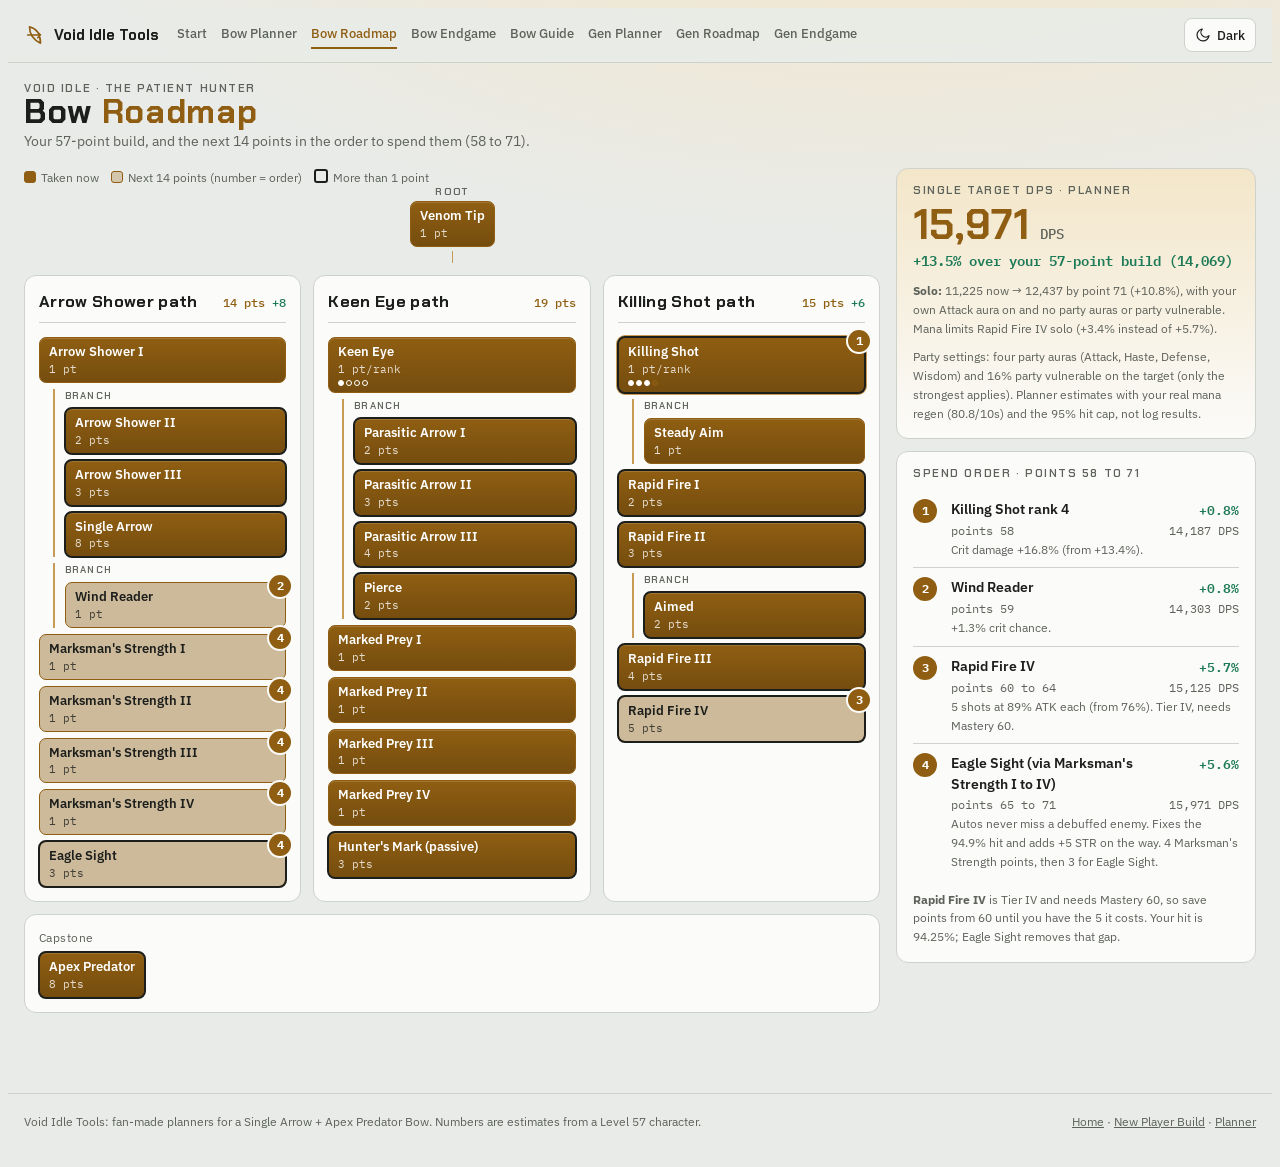
<file: bow-roadmap.html>
<!doctype html>
<html lang="en">
<head>
<meta charset="utf-8">
<meta name="viewport" content="width=device-width, initial-scale=1">
<meta name="description" content="The next 16 Bow points, in order (56 to 71).">
<meta name="theme-color" content="#121315">
<title>Bow Roadmap</title>
<link rel="preconnect" href="https://fonts.googleapis.com">
<link rel="stylesheet" href="https://fonts.googleapis.com/css2?family=Chakra+Petch:wght@500;600;700&family=IBM+Plex+Sans:wght@400;500;600&family=IBM+Plex+Mono:wght@400;500&display=swap">
<style>
/* Layout: stat strip on top, three-path skill tree on the left, sticky results rail on the right; stacks on phones. */
:root{
  --bg:#121315; --bg2:#17191c; --panel:#1b1e22; --panel2:#262a30; --ink:#ebe6dc; --muted:#9a968c; --line:#30343a;
  --accent:#d6a24a; --accent-soft:#3a2f1c; --accent-ink:#1b1408; --accent-line:#8a6a32;
  --gain:#7cc7a4; --venom:#b897ee; --ability:#6fa8dc; --danger:#ef8b80; --good:#7fd49b;
  --f-display:"Chakra Petch", "Segoe UI", system-ui, sans-serif;
  --f-body:"IBM Plex Sans", system-ui, -apple-system, sans-serif;
  --f-mono:"IBM Plex Mono", ui-monospace, Menlo, Consolas, monospace;
  color-scheme:dark;
}
@media (prefers-color-scheme: light){:root:not([data-theme="dark"]){
  --bg:#e9ebe8; --bg2:#f1f2ef; --panel:#fbfbf9; --panel2:#e3e6e1; --ink:#1c1e1b; --muted:#5d625b; --line:#cdd2ca;
  --accent:#8f5e12; --accent-soft:#f3e6c9; --accent-ink:#ffffff; --accent-line:#c79b55;
  --gain:#1d7a57; --venom:#6f45ad; --ability:#2f6aa3; --danger:#b3261e; --good:#1c7a48; color-scheme:light}}
:root[data-theme="light"]{
  --bg:#e9ebe8; --bg2:#f1f2ef; --panel:#fbfbf9; --panel2:#e3e6e1; --ink:#1c1e1b; --muted:#5d625b; --line:#cdd2ca;
  --accent:#8f5e12; --accent-soft:#f3e6c9; --accent-ink:#ffffff; --accent-line:#c79b55;
  --gain:#1d7a57; --venom:#6f45ad; --ability:#2f6aa3; --danger:#b3261e; --good:#1c7a48; color-scheme:light}
*{box-sizing:border-box}
body{background:var(--bg);background-image:radial-gradient(1200px 500px at 70% -10%,var(--accent-soft),transparent 70%);background-repeat:no-repeat;color:var(--ink);font:14px/1.5 var(--f-body)}
.wrap{max-width:1280px;margin:0 auto;padding-block:20px 48px;padding-inline:16px}
h1,h2,h3{font-family:var(--f-display);text-wrap:balance;margin:0}
h1{font-size:2.1rem;letter-spacing:.02em;line-height:1.05}
h1 .tag{color:var(--accent)}
.sub{color:var(--muted);margin:2px 0 0}
.eyebrow{font:600 .7rem/1 var(--f-display);letter-spacing:.14em;text-transform:uppercase;color:var(--muted)}
header.top{display:flex;flex-wrap:wrap;gap:12px 24px;align-items:end;justify-content:space-between;margin-bottom:16px}
.num{font-family:var(--f-mono);font-variant-numeric:tabular-nums}
button{font:inherit;color:inherit;cursor:pointer}
button:focus-visible,input:focus-visible,select:focus-visible,textarea:focus-visible{outline:2px solid var(--accent);outline-offset:2px}
.btn{border:1px solid var(--line);background:var(--panel);border-radius:6px;padding:7px 12px;font-weight:600}
.btn:hover{border-color:var(--accent)}
.btn.primary{background:var(--accent);color:var(--accent-ink);border-color:var(--accent)}
.btn:disabled{opacity:.5;cursor:default}

/* stats */
details.stats{background:var(--panel);border:1px solid var(--line);border-radius:10px;margin-bottom:16px}
details.stats>summary{cursor:pointer;padding:12px 16px;display:flex;gap:10px;align-items:center;flex-wrap:wrap;list-style:none}
details.stats>summary::-webkit-details-marker{display:none}
details.stats>summary::before{content:"▸";color:var(--muted);transition:transform .15s}
details.stats[open]>summary::before{transform:rotate(90deg)}
.sumline{color:var(--muted);font-size:.85rem}
.statbody{padding:0 16px 16px;display:grid;gap:16px}
.fields{display:grid;grid-template-columns:repeat(auto-fill,minmax(150px,1fr));gap:10px 12px}
.field{display:flex;flex-direction:column;gap:3px;min-width:0}
.field label{font-size:.78rem;color:var(--muted);display:flex;justify-content:space-between;gap:6px}
.field input,.field select{width:100%;background:var(--bg);border:1px solid var(--line);border-radius:6px;padding:6px 8px;color:var(--ink);font:500 .95rem var(--f-mono)}
.field.check{flex-direction:row;align-items:center;gap:8px;padding-top:18px}
.field.check label{color:var(--ink);font-size:.85rem}
.seg{display:inline-flex;border:1px solid var(--line);border-radius:6px;overflow:hidden}
.seg button{border:0;background:transparent;padding:6px 12px;font-weight:600}
.seg button[aria-pressed="true"]{background:var(--accent);color:var(--accent-ink)}

.legend{display:flex;gap:12px;flex-wrap:wrap;font-size:.78rem;color:var(--muted)}
.legend span::before{content:"";display:inline-block;width:10px;height:10px;border-radius:3px;margin-right:5px;vertical-align:-1px;border:1px solid var(--accent)}
.legend .l-sel::before{background:var(--accent)}
.legend .l-av::before{border-style:dashed}
.legend .l-mine::before{background:color-mix(in srgb,var(--accent) 30%,var(--bg2))}
.legend .l-lock::before{border-color:var(--line)}
.legend .l-gain::before{border:0;background:var(--gain)}
.root{display:flex;flex-direction:column;align-items:center;gap:4px;margin-bottom:12px}
.root::after{content:"";width:1px;height:12px;background:var(--accent-line)}
.root .eyebrow{font-size:.62rem}
.cols{display:grid;grid-template-columns:repeat(3,minmax(0,1fr));gap:12px}
@media (max-width:760px){.cols{grid-template-columns:minmax(0,1fr)}}
.col{background:var(--panel);border:1px solid var(--line);border-radius:12px;padding:14px;display:flex;flex-direction:column;gap:14px;min-width:0}
.colhead{display:flex;justify-content:space-between;align-items:baseline;gap:8px;padding-bottom:8px;border-bottom:1px solid var(--line)}
.colhead .pts{font:500 .78rem var(--f-mono);color:var(--accent)}
.col h2{font-size:1.02rem;letter-spacing:.02em}
.grp{display:flex;flex-direction:column;gap:6px}
.grp .gt{font-size:.72rem;color:var(--muted);letter-spacing:.04em}
.grp.fork .gt::after{content:" · pick one";color:var(--accent)}
.node{position:relative;border:1px dashed var(--accent-line);background:var(--bg2);border-radius:7px;padding:6px 9px;min-width:46px;text-align:left;display:flex;flex-direction:column;gap:2px;line-height:1.2;transition:border-color .12s,transform .12s}
.node:hover{border-color:var(--accent);transform:translateY(-1px)}
.node .nm{font-weight:600;font-size:.82rem}
.node .meta{font:400 .68rem var(--f-mono);color:var(--muted)}
.node.sel{background:linear-gradient(180deg,var(--accent),color-mix(in srgb,var(--accent) 82%,#000));border:1px solid var(--accent);color:var(--accent-ink);box-shadow:0 1px 0 rgba(255,255,255,.15) inset}
.node.sel .meta{color:var(--accent-ink);opacity:.8}
.node.mine{border:1px solid var(--accent);background:color-mix(in srgb,var(--accent) 30%,var(--bg2));color:var(--ink)}
.node.mine .meta{color:var(--ink);opacity:.75}
.node.sel.partial{background:linear-gradient(180deg,var(--accent),color-mix(in srgb,var(--accent) 82%,#000))}
.node.lock{border:1px solid var(--line);background:transparent;color:var(--muted)}
.node.lock .nm{font-weight:500}
.node.gated{opacity:.45}
.node .meta b{color:var(--gain);font-weight:600}
.node.sel .meta b{color:inherit}
.node.focus{outline:2px solid var(--accent);outline-offset:2px}
.track{display:inline-flex;align-items:stretch}
.track .node{border-radius:0;margin-left:-1px}
.track .node:first-child{border-radius:7px 0 0 7px;margin-left:0}
.track .node:last-child{border-radius:0 7px 7px 0}
.track .node .nm{font-family:var(--f-display)}
.pips{display:flex;gap:2px;margin-top:2px}
.pips i{width:6px;height:6px;border-radius:50%;border:1px solid currentColor;display:block}
.pips i.on{background:currentColor}
.pips i.mine{background:color-mix(in srgb,var(--accent) 45%,transparent);border-color:var(--accent)}
.legendrows{display:grid;grid-template-columns:auto 1fr auto auto;gap:4px 10px;font-size:.8rem;margin-top:10px;align-items:center}
.legendrows .sw{width:9px;height:9px;border-radius:2px}
.legendrows .v{font-family:var(--f-mono);text-align:right;font-variant-numeric:tabular-nums}
.legendrows .p{font-family:var(--f-mono);color:var(--muted);text-align:right;font-variant-numeric:tabular-nums}
.main{display:grid;grid-template-columns:minmax(0,1fr) 360px;gap:16px;align-items:start}
@media (max-width:980px){.main{grid-template-columns:minmax(0,1fr)}}
.row{display:flex;flex-wrap:wrap;gap:6px;align-items:flex-start}
.caps{margin-top:12px;background:var(--panel);border:1px solid var(--line);border-radius:12px;padding:14px}
.node{cursor:default}.node:hover{transform:none;border-color:var(--accent-line)}
.node.plan{border:1.5px solid var(--accent);background:color-mix(in srgb,var(--accent) 38%,var(--bg2));color:var(--ink);padding-right:30px}
.node.plan .meta{color:var(--ink);opacity:.8}
.badge{position:absolute;top:-8px;right:-6px;min-width:22px;height:22px;border-radius:11px;background:var(--accent);color:var(--accent-ink);font:700 .72rem/22px var(--f-mono);text-align:center;padding:0 6px;box-shadow:0 0 0 2px var(--panel);white-space:nowrap}
.pips i.plan{background:color-mix(in srgb,var(--accent) 45%,transparent);border-color:var(--accent)}
.card{background:var(--panel);border:1px solid var(--line);border-radius:12px;padding:16px}
.rail{display:flex;flex-direction:column;gap:12px;position:sticky;top:12px}
.hero{background:linear-gradient(180deg,var(--accent-soft),var(--panel))}
.big{font:700 2.6rem/1 var(--f-display);color:var(--accent);margin:8px 0 2px}
.big small{font:500 .9rem var(--f-mono);color:var(--muted)}
.up{color:var(--gain);font:600 .85rem var(--f-mono)}
ol.steps{list-style:none;margin:10px 0 0;padding:0;display:flex;flex-direction:column}
ol.steps li{display:grid;grid-template-columns:28px 1fr auto;gap:2px 10px;padding:9px 0;border-top:1px solid var(--line)}
ol.steps li:first-child{border-top:0}
.n{grid-row:span 2;width:24px;height:24px;border-radius:12px;background:var(--accent);color:var(--accent-ink);font:700 .75rem/24px var(--f-mono);text-align:center}
.nm2{font-weight:600}.pt{font:.72rem var(--f-mono);color:var(--muted)}
.g{font:600 .8rem var(--f-mono);color:var(--gain);text-align:right}
.d{grid-column:2/4;font-size:.78rem;color:var(--muted)}
.dps{font:.72rem var(--f-mono);color:var(--muted);text-align:right}
.warn{font-size:.78rem;color:var(--muted);margin:10px 0 0}
.legend .l-plan::before{background:color-mix(in srgb,var(--accent) 30%,var(--bg2))}
.legend .l-sel::before{background:var(--accent)}
.chainv{display:flex;flex-direction:column;gap:6px}
.hang{margin-left:14px;padding-left:10px;border-left:2px solid var(--accent-line);display:flex;flex-direction:column;gap:6px}
.hangtag{font:600 .6rem var(--f-display);letter-spacing:.12em;text-transform:uppercase;color:var(--muted)}
.node.multi{outline:2.5px solid var(--ink);outline-offset:-1px}
.legend .l-multi::before{background:transparent;border:2.5px solid var(--ink)}
</style>
<link rel="stylesheet" href="site.css">
</head>
<body>
<header class="siteHdr"><div class="in"><a class="brand" href="/"><svg viewBox="0 0 24 24" fill="none" stroke="currentColor" stroke-width="1.8" stroke-linecap="round" stroke-linejoin="round" aria-hidden="true"><path d="M6 3c8 2 12 8 12 18M6 3c0 8 4 14 12 18M4 12h14m-3-3 3 3-3 3"/></svg> Void Idle Tools</a><nav aria-label="Site"><a href="/new-player">Start</a><a href="/bow-planner">Bow Planner</a><a href="/bow-roadmap" aria-current="page">Bow Roadmap</a><a href="/bow-endgame">Bow Endgame</a><a href="/bow-build">Bow Guide</a><a href="/general-planner">Gen Planner</a><a href="/general-roadmap">Gen Roadmap</a><a href="/general-endgame">Gen Endgame</a></nav><div class="tools"><button type="button" class="sbtn" data-themebtn aria-label="Switch theme"><svg viewBox="0 0 24 24" fill="none" stroke="currentColor" stroke-width="1.8" stroke-linecap="round" stroke-linejoin="round" aria-hidden="true"><path d="M21 13A9 9 0 1 1 11 3a7 7 0 0 0 10 10z"/></svg><span class="lbl">Light</span></button></div></div></header>

<div class="wrap">
 <header class="top"><div><div class="eyebrow">Void Idle · The Patient Hunter</div><h1>Bow <span class="tag">Roadmap</span></h1><p class="sub">Your 57-point build, and the next 14 points in the order to spend them (58 to 71).</p></div></header>
 <div class="main">
  <div>
   <div class="treehead"><div class="legend"><span class="l-sel">Taken now</span><span class="l-plan">Next 14 points (number = order)</span><span class="l-multi">More than 1 point</span></div></div>
   <div class="root" id="root"></div>
   <div class="cols" id="cols"></div>
   <div class="caps"><div class="grp"><div class="gt">Capstone</div><div class="row" id="cap"></div></div></div>
  </div>
  <div class="rail">
   <div class="card hero"><div class="eyebrow">Single target DPS · planner</div>
    <div class="big"><span id="dpsEnd">15,971</span> <small>DPS</small></div>
    <div class="up">+13.5% over your 57-point build (14,069)</div><p class="warn"><b>Solo:</b> 11,225 now → 12,437 by point 71 (+10.8%), with your own Attack aura on and no party auras or party vulnerable. Mana limits Rapid Fire IV solo (+3.4% instead of +5.7%).</p>
    <p class="warn">Party settings: four party auras (Attack, Haste, Defense, Wisdom) and 16% party vulnerable on the target (only the strongest applies). Planner estimates with your real mana regen (80.8/10s) and the 95% hit cap, not log results.</p></div>
   <div class="card"><div class="eyebrow">Spend order · points 58 to 71</div><ol class="steps" id="steps"></ol>
    <p class="warn"><b>Rapid Fire IV</b> is Tier IV and needs Mastery 60, so save points from 60 until you have the 5 it costs. Your hit is 94.25%; Eagle Sight removes that gap.</p></div>
  </div>
 </div>
</div>
<script>
const NODES={
 venom_tip:["Venom Tip",1,"1 pt"],arrow_shower_1:["Arrow Shower I",1],arrow_shower_2:["Arrow Shower II",2],arrow_shower_3:["Arrow Shower III",3],single_arrow:["Single Arrow",8],wind_reader:["Wind Reader",1],
 keen_eye:["Keen Eye",1],eagle_eye:["Eagle Eye",1],marked_prey_1:["Marked Prey I",1],marked_prey_2:["Marked Prey II",1],marked_prey_3:["Marked Prey III",1],marked_prey_4:["Marked Prey IV",1],hunters_mark:["Hunter's Mark (passive)",3],
 parasitic_1:["Parasitic Arrow I",2],parasitic_2:["Parasitic Arrow II",3],parasitic_3:["Parasitic Arrow III",4],pa_pierce:["Pierce",2],
 rapid_draw:["Killing Shot",1],steady_aim:["Steady Aim",1],sharpened_tip_1:["Sharpened Tip I",1],sharpened_tip_2:["Sharpened Tip II",1],
 rapid_fire_1:["Rapid Fire I",2],rapid_fire_2:["Rapid Fire II",3],rapid_fire_3:["Rapid Fire III",4],rapid_fire_4:["Rapid Fire IV",5],rf_aimed:["Aimed",2],marksmans_str_1:["Marksman's Strength I",1],marksmans_str_2:["Marksman's Strength II",1],marksmans_str_3:["Marksman's Strength III",1],marksmans_str_4:["Marksman's Strength IV",1],eagle_sight:["Eagle Sight",3],apex_predator:["Apex Predator",8]};
const TAKEN={venom_tip:1,arrow_shower_1:1,arrow_shower_2:1,arrow_shower_3:1,single_arrow:1,keen_eye:1,steady_aim:1,marked_prey_1:1,marked_prey_2:1,marked_prey_3:1,marked_prey_4:1,hunters_mark:1,parasitic_1:1,parasitic_2:1,parasitic_3:1,pa_pierce:1,rapid_draw:3,rapid_fire_1:1,rapid_fire_2:1,rapid_fire_3:1,rf_aimed:1,apex_predator:1};
const MAXR={keen_eye:4,rapid_draw:4};
const STEPS=[
 {n:"Killing Shot rank 4",ids:["rapid_draw"],pts:"58",c:1,dps:14187,why:"Crit damage +16.8% (from +13.4%)."},
 {n:"Wind Reader",ids:["wind_reader"],pts:"59",c:1,dps:14303,why:"+1.3% crit chance."},
 {n:"Rapid Fire IV",ids:["rapid_fire_4"],pts:"60 to 64",c:5,dps:15125,why:"5 shots at 89% ATK each (from 76%). Tier IV, needs Mastery 60."},
 {n:"Eagle Sight (via Marksman's Strength I to IV)",ids:["marksmans_str_1","marksmans_str_2","marksmans_str_3","marksmans_str_4","eagle_sight"],pts:"65 to 71",c:7,dps:15971,why:"Autos never miss a debuffed enemy. Fixes the 94.9% hit and adds +5 STR on the way. 4 Marksman's Strength points, then 3 for Eagle Sight."}];
const BASE=14069;
const $=id=>document.getElementById(id);
const stepsFor=id=>STEPS.flatMap((s,i)=>s.ids.filter(x=>x===id).map(()=>i+1));
function node(id){const [nm,c]=NODES[id],r=TAKEN[id]||0,st=stepsFor(id),mx=MAXR[id]||1;
 const b=document.createElement("div");b.className="node "+(r?"sel":"plan");
 const multi=mx>1;const planned=st.length;
 const pts=planned&&!r&&STEPS[st[0]-1].ids.length===1?STEPS[st[0]-1].c+" pt"+(STEPS[st[0]-1].c>1?"s":""):planned&&!r?c+" pt"+(c>1?"s":""):(multi?"1 pt/rank":c+" pt"+(c>1?"s":""));
 b.innerHTML=`<span class="nm">${nm}</span><span class="meta">${pts}</span>`+(multi?`<span class="pips">${Array.from({length:mx},(_,i)=>`<i class="${i<r?"on":i<r+planned?"plan":""}"></i>`).join("")}</span>`:"");
 if(planned){const bd=document.createElement("span");bd.className="badge";bd.textContent=st.length>1?st[0]+"–"+st[st.length-1]:st[0];if(id==="eagle_eye"||id==="keen_eye"){};b.style.paddingRight="30px";b.appendChild(bd);if(r)b.style.boxShadow="0 0 0 2px var(--accent-line)"}
 if((r+st.length)*c>1)b.classList.add('multi');
 return b}
const PARENT={marksmans_str_1:"arrow_shower_1",marksmans_str_2:"marksmans_str_1",marksmans_str_3:"marksmans_str_2",marksmans_str_4:"marksmans_str_3",eagle_sight:"marksmans_str_4",arrow_shower_1:"venom_tip",arrow_shower_2:"arrow_shower_1",arrow_shower_3:"arrow_shower_2",single_arrow:"arrow_shower_3",wind_reader:"arrow_shower_1",keen_eye:"venom_tip",eagle_eye:"keen_eye",marked_prey_1:"keen_eye",marked_prey_2:"marked_prey_1",marked_prey_3:"marked_prey_2",marked_prey_4:"marked_prey_3",hunters_mark:"marked_prey_4",parasitic_1:"keen_eye",parasitic_2:"parasitic_1",parasitic_3:"parasitic_2",pa_pierce:"parasitic_3",rapid_draw:"venom_tip",steady_aim:"rapid_draw",sharpened_tip_1:"rapid_draw",sharpened_tip_2:"sharpened_tip_1",rapid_fire_1:"rapid_draw",rapid_fire_2:"rapid_fire_1",rapid_fire_3:"rapid_fire_2",rapid_fire_4:"rapid_fire_3",rf_aimed:"rapid_fire_2"};
const stepIds=s=>s.ids;

const kidsOf={};Object.keys(NODES).forEach(id=>{const p=PARENT[id];if(p)(kidsOf[p]=kidsOf[p]||[]).push(id)});
const shownB=id=>TAKEN[id]||stepsFor(id).length||(kidsOf[id]||[]).some(shownB);
const subIds=(id,o=[])=>{o.push(id);(kidsOf[id]||[]).forEach(k=>subIds(k,o));return o};
const sz=id=>subIds(id).filter(shownB).length;
function renderB(id,host){if(!shownB(id))return;host.appendChild(node(id));
 const ks=(kidsOf[id]||[]).filter(shownB);if(!ks.length)return;
 const cont=[...ks].sort((a,b)=>sz(b)-sz(a))[0];
 ks.filter(k=>k!==cont).forEach(k=>{const w=document.createElement("div");w.className="hang";const t=document.createElement("div");t.className="hangtag";t.textContent="branch";w.appendChild(t);renderB(k,w);host.appendChild(w)});
 renderB(cont,host)}
const COLNAME={arrow_shower_1:"Arrow Shower path",keen_eye:"Keen Eye path",rapid_draw:"Killing Shot path"};
$("root").innerHTML='<span class="eyebrow">Root</span>';$("root").appendChild(node("venom_tip"));
(kidsOf.venom_tip||[]).filter(shownB).forEach(cid=>{const ids=subIds(cid);const c=document.createElement("div");c.className="col";
 const pts=ids.reduce((a,id)=>a+(TAKEN[id]||0)*NODES[id][1],0);
 const add=STEPS.reduce((a,s,i)=>a+(stepIds(s).some(x=>ids.includes(x))?s.c:0),0);
 c.innerHTML=`<div class="colhead"><h2>${COLNAME[cid]}</h2><span class="pts">${pts} pts${add?` <span style="color:var(--gain)">+${add}</span>`:""}</span></div>`;
 const g=document.createElement("div");g.className="chainv";renderB(cid,g);c.appendChild(g);$("cols").appendChild(c)});
$("cap").appendChild(node("apex_predator"));
let prev=BASE;$("steps").innerHTML=STEPS.map((s,i)=>{const gain=(s.dps/prev-1)*100;prev=s.dps;
 return `<li><span class="n">${i+1}</span><span class="nm2">${s.n}</span><span class="g">+${gain.toFixed(1)}%</span><span class="pt">points ${s.pts}</span><span class="dps">${s.dps.toLocaleString()} DPS</span><span class="d">${s.why}</span></li>`}).join("");
</script>

<footer class="siteFtr"><span>Void Idle Tools: fan-made planners for a Single Arrow + Apex Predator Bow. Numbers are estimates from a Level 57 character.</span><span><a href="/">Home</a> · <a href="/new-player">New Player Build</a> · <a href="/bow-planner">Planner</a></span></footer>
<div class="sdrawer" id="sdrawer" role="dialog" aria-modal="true" aria-label="All pages"><div class="sheet"><a href="/">Home</a><h3>Start here</h3><a href="/new-player">New Player Build</a><h3>Bow tree</h3><a href="/bow-planner">Bow Planner</a><a href="/bow-roadmap" aria-current="page">Bow Roadmap</a><a href="/bow-endgame">Bow Endgame</a><a href="/bow-build">Bow Build Guide</a><h3>General tree</h3><a href="/general-planner">General Planner</a><a href="/general-roadmap">General Roadmap</a><a href="/general-endgame">General Endgame</a><h3>Display</h3><a href="#" data-themebtn onclick="return false">Switch light or dark theme</a></div></div>
<nav class="bnav" aria-label="Quick links"><a href="/"><svg viewBox="0 0 24 24" fill="none" stroke="currentColor" stroke-width="1.8" stroke-linecap="round" stroke-linejoin="round" aria-hidden="true"><path d="M3 11 12 3l9 8M5 10v10h5v-6h4v6h5V10"/></svg><span>Home</span></a><a href="/new-player"><svg viewBox="0 0 24 24" fill="none" stroke="currentColor" stroke-width="1.8" stroke-linecap="round" stroke-linejoin="round" aria-hidden="true"><path d="M5 21V4m0 0h11l-2 4 2 4H5"/></svg><span>Start</span></a><a href="/bow-planner"><svg viewBox="0 0 24 24" fill="none" stroke="currentColor" stroke-width="1.8" stroke-linecap="round" stroke-linejoin="round" aria-hidden="true"><path d="M4 20V10m6 10V4m6 16v-7m4 7H2"/></svg><span>Planner</span></a><a href="/bow-build"><svg viewBox="0 0 24 24" fill="none" stroke="currentColor" stroke-width="1.8" stroke-linecap="round" stroke-linejoin="round" aria-hidden="true"><path d="M4 5a2 2 0 0 1 2-2h13v16H6a2 2 0 0 0-2 2zM4 19a2 2 0 0 1 2-2h13"/></svg><span>Guide</span></a><button type="button" data-menu aria-label="All pages"><svg viewBox="0 0 24 24" fill="none" stroke="currentColor" stroke-width="1.8" stroke-linecap="round" stroke-linejoin="round" aria-hidden="true"><path d="M4 6h16M4 12h16M4 18h16"/></svg><span>Menu</span></button></nav>
<script src="site.js" defer></script>
</body>
</html>
</file>
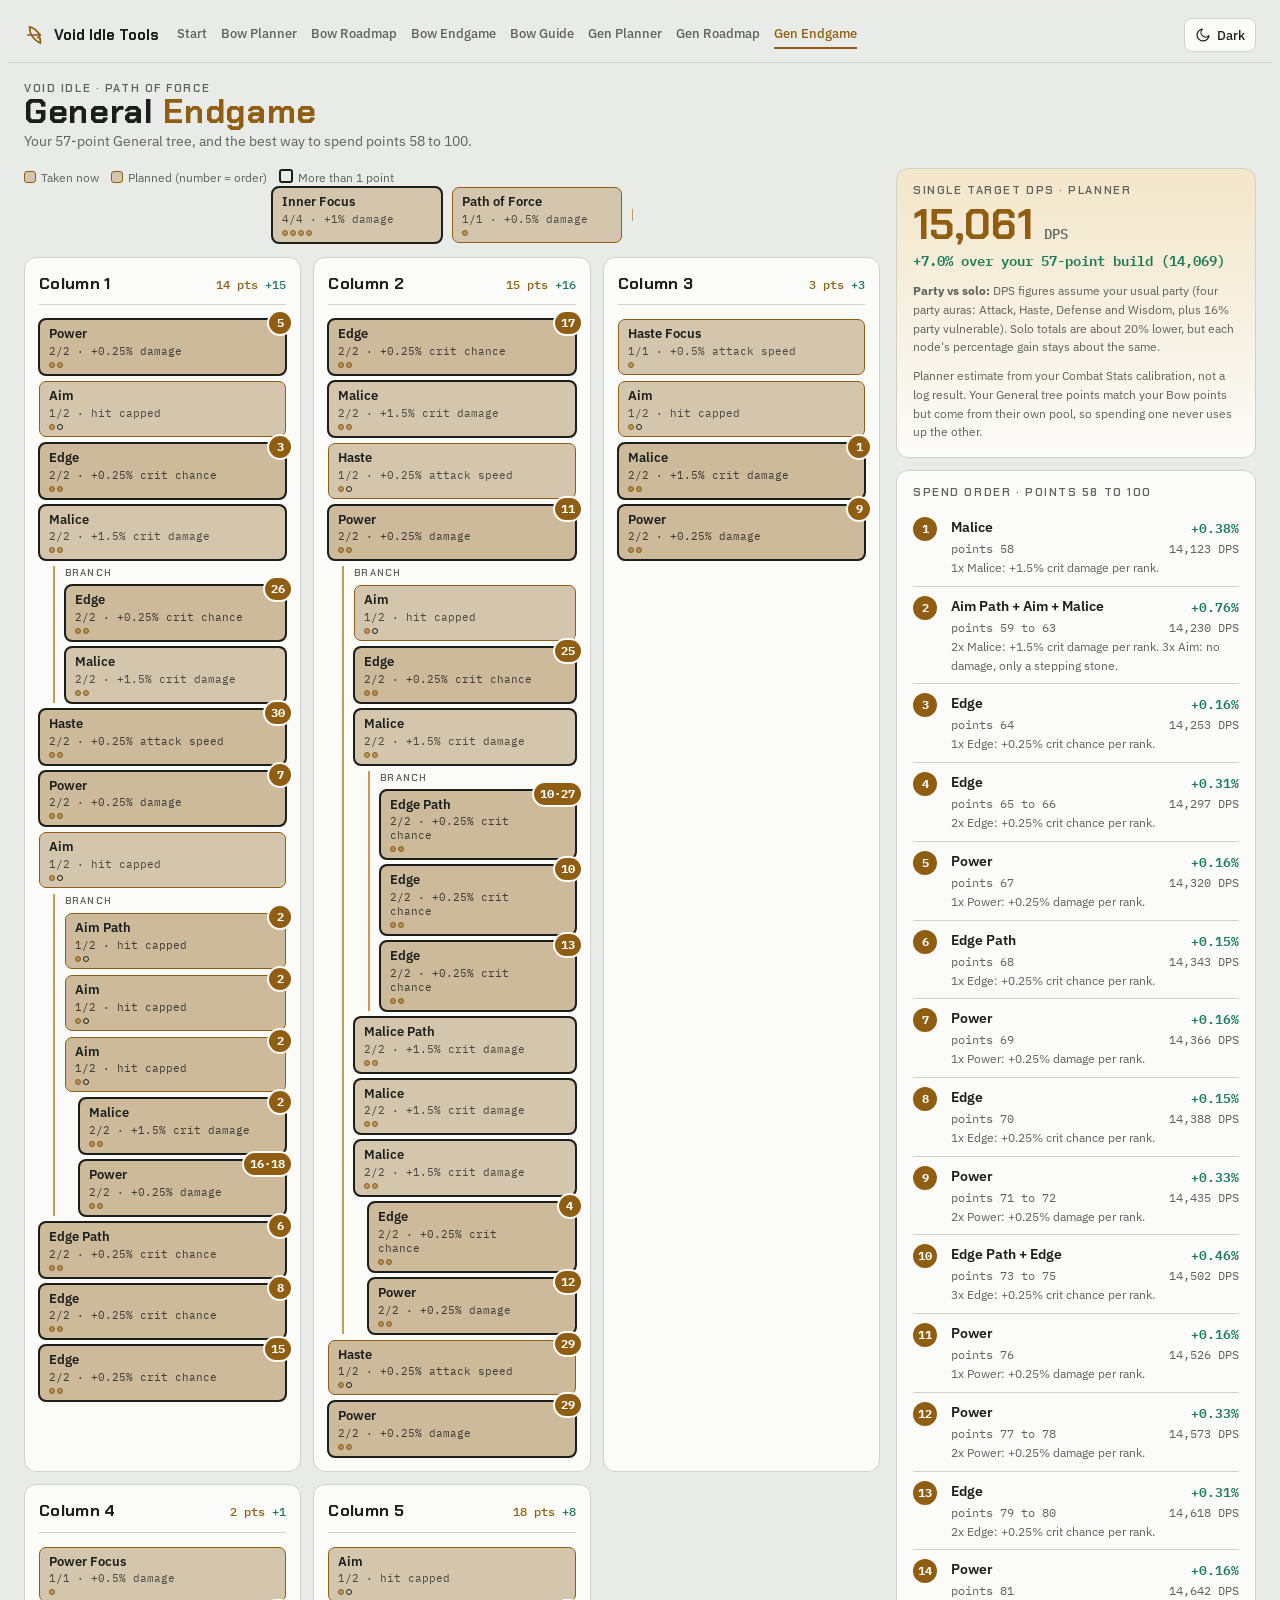
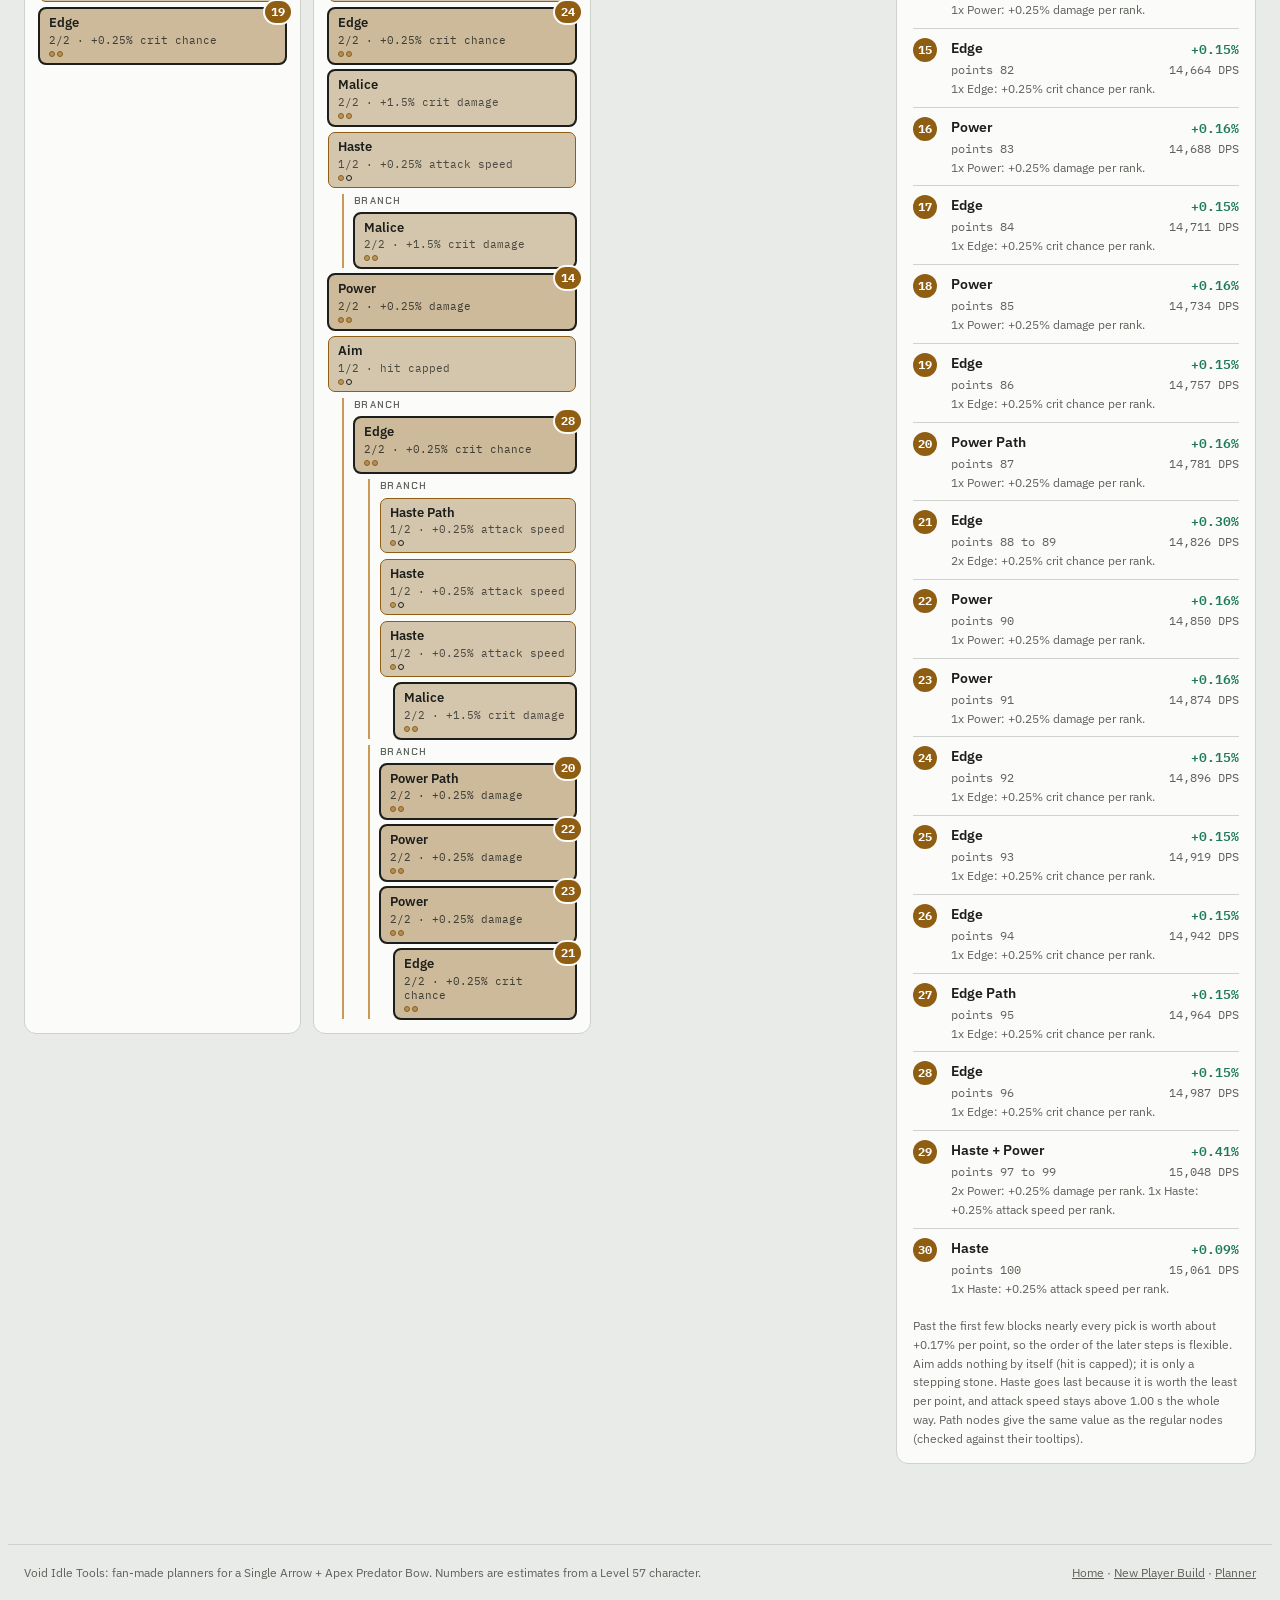
<file: general-endgame.html>
<!doctype html>
<html lang="en">
<head>
<meta charset="utf-8">
<meta name="viewport" content="width=device-width, initial-scale=1">
<meta name="description" content="Best spend order for General points 56 to 100.">
<meta name="theme-color" content="#121315">
<title>General Endgame Roadmap</title>
<link rel="preconnect" href="https://fonts.googleapis.com">
<link rel="stylesheet" href="https://fonts.googleapis.com/css2?family=Chakra+Petch:wght@500;600;700&family=IBM+Plex+Sans:wght@400;500;600&family=IBM+Plex+Mono:wght@400;500&display=swap">
<style>
/* Layout: stat strip on top, three-path skill tree on the left, sticky results rail on the right; stacks on phones. */
:root{
  --bg:#121315; --bg2:#17191c; --panel:#1b1e22; --panel2:#262a30; --ink:#ebe6dc; --muted:#9a968c; --line:#30343a;
  --accent:#d6a24a; --accent-soft:#3a2f1c; --accent-ink:#1b1408; --accent-line:#8a6a32;
  --gain:#7cc7a4; --venom:#b897ee; --ability:#6fa8dc; --danger:#ef8b80; --good:#7fd49b;
  --f-display:"Chakra Petch", "Segoe UI", system-ui, sans-serif;
  --f-body:"IBM Plex Sans", system-ui, -apple-system, sans-serif;
  --f-mono:"IBM Plex Mono", ui-monospace, Menlo, Consolas, monospace;
  color-scheme:dark;
}
@media (prefers-color-scheme: light){:root:not([data-theme="dark"]){
  --bg:#e9ebe8; --bg2:#f1f2ef; --panel:#fbfbf9; --panel2:#e3e6e1; --ink:#1c1e1b; --muted:#5d625b; --line:#cdd2ca;
  --accent:#8f5e12; --accent-soft:#f3e6c9; --accent-ink:#ffffff; --accent-line:#c79b55;
  --gain:#1d7a57; --venom:#6f45ad; --ability:#2f6aa3; --danger:#b3261e; --good:#1c7a48; color-scheme:light}}
:root[data-theme="light"]{
  --bg:#e9ebe8; --bg2:#f1f2ef; --panel:#fbfbf9; --panel2:#e3e6e1; --ink:#1c1e1b; --muted:#5d625b; --line:#cdd2ca;
  --accent:#8f5e12; --accent-soft:#f3e6c9; --accent-ink:#ffffff; --accent-line:#c79b55;
  --gain:#1d7a57; --venom:#6f45ad; --ability:#2f6aa3; --danger:#b3261e; --good:#1c7a48; color-scheme:light}
*{box-sizing:border-box}
body{background:var(--bg);background-image:radial-gradient(1200px 500px at 70% -10%,var(--accent-soft),transparent 70%);background-repeat:no-repeat;color:var(--ink);font:14px/1.5 var(--f-body)}
.wrap{max-width:1280px;margin:0 auto;padding-block:20px 48px;padding-inline:16px}
h1,h2,h3{font-family:var(--f-display);text-wrap:balance;margin:0}
h1{font-size:2.1rem;letter-spacing:.02em;line-height:1.05}
h1 .tag{color:var(--accent)}
.sub{color:var(--muted);margin:2px 0 0}
.eyebrow{font:600 .7rem/1 var(--f-display);letter-spacing:.14em;text-transform:uppercase;color:var(--muted)}
header.top{display:flex;flex-wrap:wrap;gap:12px 24px;align-items:end;justify-content:space-between;margin-bottom:16px}
.num{font-family:var(--f-mono);font-variant-numeric:tabular-nums}
button{font:inherit;color:inherit;cursor:pointer}
button:focus-visible,input:focus-visible,select:focus-visible,textarea:focus-visible{outline:2px solid var(--accent);outline-offset:2px}
.btn{border:1px solid var(--line);background:var(--panel);border-radius:6px;padding:7px 12px;font-weight:600}
.btn:hover{border-color:var(--accent)}
.btn.primary{background:var(--accent);color:var(--accent-ink);border-color:var(--accent)}
.btn:disabled{opacity:.5;cursor:default}

/* stats */
details.stats{background:var(--panel);border:1px solid var(--line);border-radius:10px;margin-bottom:16px}
details.stats>summary{cursor:pointer;padding:12px 16px;display:flex;gap:10px;align-items:center;flex-wrap:wrap;list-style:none}
details.stats>summary::-webkit-details-marker{display:none}
details.stats>summary::before{content:"▸";color:var(--muted);transition:transform .15s}
details.stats[open]>summary::before{transform:rotate(90deg)}
.sumline{color:var(--muted);font-size:.85rem}
.statbody{padding:0 16px 16px;display:grid;gap:16px}
.fields{display:grid;grid-template-columns:repeat(auto-fill,minmax(150px,1fr));gap:10px 12px}
.field{display:flex;flex-direction:column;gap:3px;min-width:0}
.field label{font-size:.78rem;color:var(--muted);display:flex;justify-content:space-between;gap:6px}
.field input,.field select{width:100%;background:var(--bg);border:1px solid var(--line);border-radius:6px;padding:6px 8px;color:var(--ink);font:500 .95rem var(--f-mono)}
.field.check{flex-direction:row;align-items:center;gap:8px;padding-top:18px}
.field.check label{color:var(--ink);font-size:.85rem}
.seg{display:inline-flex;border:1px solid var(--line);border-radius:6px;overflow:hidden}
.seg button{border:0;background:transparent;padding:6px 12px;font-weight:600}
.seg button[aria-pressed="true"]{background:var(--accent);color:var(--accent-ink)}

.legend{display:flex;gap:12px;flex-wrap:wrap;font-size:.78rem;color:var(--muted)}
.legend span::before{content:"";display:inline-block;width:10px;height:10px;border-radius:3px;margin-right:5px;vertical-align:-1px;border:1px solid var(--accent)}
.legend .l-sel::before{background:var(--accent)}
.legend .l-av::before{border-style:dashed}
.legend .l-mine::before{background:color-mix(in srgb,var(--accent) 30%,var(--bg2))}
.legend .l-lock::before{border-color:var(--line)}
.legend .l-gain::before{border:0;background:var(--gain)}
.root{display:flex;flex-direction:column;align-items:center;gap:4px;margin-bottom:12px}
.root::after{content:"";width:1px;height:12px;background:var(--accent-line)}
.root .eyebrow{font-size:.62rem}
.cols{display:grid;grid-template-columns:repeat(3,minmax(0,1fr));gap:12px}
@media (max-width:760px){.cols{grid-template-columns:minmax(0,1fr)}}
.col{background:var(--panel);border:1px solid var(--line);border-radius:12px;padding:14px;display:flex;flex-direction:column;gap:14px;min-width:0}
.colhead{display:flex;justify-content:space-between;align-items:baseline;gap:8px;padding-bottom:8px;border-bottom:1px solid var(--line)}
.colhead .pts{font:500 .78rem var(--f-mono);color:var(--accent)}
.col h2{font-size:1.02rem;letter-spacing:.02em}
.grp{display:flex;flex-direction:column;gap:6px}
.grp .gt{font-size:.72rem;color:var(--muted);letter-spacing:.04em}
.grp.fork .gt::after{content:" · pick one";color:var(--accent)}
.node{position:relative;border:1px dashed var(--accent-line);background:var(--bg2);border-radius:7px;padding:6px 9px;min-width:46px;text-align:left;display:flex;flex-direction:column;gap:2px;line-height:1.2;transition:border-color .12s,transform .12s}
.node:hover{border-color:var(--accent);transform:translateY(-1px)}
.node .nm{font-weight:600;font-size:.82rem}
.node .meta{font:400 .68rem var(--f-mono);color:var(--muted)}
.node.sel{background:linear-gradient(180deg,var(--accent),color-mix(in srgb,var(--accent) 82%,#000));border:1px solid var(--accent);color:var(--accent-ink);box-shadow:0 1px 0 rgba(255,255,255,.15) inset}
.node.sel .meta{color:var(--accent-ink);opacity:.8}
.node.mine{border:1px solid var(--accent);background:color-mix(in srgb,var(--accent) 30%,var(--bg2));color:var(--ink)}
.node.mine .meta{color:var(--ink);opacity:.75}
.node.sel.partial{background:linear-gradient(180deg,var(--accent),color-mix(in srgb,var(--accent) 82%,#000))}
.node.lock{border:1px solid var(--line);background:transparent;color:var(--muted)}
.node.lock .nm{font-weight:500}
.node.gated{opacity:.45}
.node .meta b{color:var(--gain);font-weight:600}
.node.sel .meta b{color:inherit}
.node.focus{outline:2px solid var(--accent);outline-offset:2px}
.track{display:inline-flex;align-items:stretch}
.track .node{border-radius:0;margin-left:-1px}
.track .node:first-child{border-radius:7px 0 0 7px;margin-left:0}
.track .node:last-child{border-radius:0 7px 7px 0}
.track .node .nm{font-family:var(--f-display)}
.pips{display:flex;gap:2px;margin-top:2px}
.pips i{width:6px;height:6px;border-radius:50%;border:1px solid currentColor;display:block}
.pips i.on{background:currentColor}
.pips i.mine{background:color-mix(in srgb,var(--accent) 45%,transparent);border-color:var(--accent)}
.legendrows{display:grid;grid-template-columns:auto 1fr auto auto;gap:4px 10px;font-size:.8rem;margin-top:10px;align-items:center}
.legendrows .sw{width:9px;height:9px;border-radius:2px}
.legendrows .v{font-family:var(--f-mono);text-align:right;font-variant-numeric:tabular-nums}
.legendrows .p{font-family:var(--f-mono);color:var(--muted);text-align:right;font-variant-numeric:tabular-nums}
.main{display:grid;grid-template-columns:minmax(0,1fr) 360px;gap:16px;align-items:start}
@media (max-width:980px){.main{grid-template-columns:minmax(0,1fr)}}
.row{display:flex;flex-wrap:wrap;gap:6px;align-items:flex-start}
.caps{margin-top:12px;background:var(--panel);border:1px solid var(--line);border-radius:12px;padding:14px}
.node{cursor:default}.node:hover{transform:none;border-color:var(--accent-line)}
.node.plan{border:1.5px solid var(--accent);background:color-mix(in srgb,var(--accent) 38%,var(--bg2));color:var(--ink);padding-right:30px}
.node.plan .meta{color:var(--ink);opacity:.8}
.badge{position:absolute;top:-8px;right:-6px;min-width:22px;height:22px;border-radius:11px;background:var(--accent);color:var(--accent-ink);font:700 .72rem/22px var(--f-mono);text-align:center;padding:0 6px;box-shadow:0 0 0 2px var(--panel);white-space:nowrap}
.pips i.plan{background:color-mix(in srgb,var(--accent) 45%,transparent);border-color:var(--accent)}
.card{background:var(--panel);border:1px solid var(--line);border-radius:12px;padding:16px}
.rail{display:flex;flex-direction:column;gap:12px;position:sticky;top:12px}
.hero{background:linear-gradient(180deg,var(--accent-soft),var(--panel))}
.big{font:700 2.6rem/1 var(--f-display);color:var(--accent);margin:8px 0 2px}
.big small{font:500 .9rem var(--f-mono);color:var(--muted)}
.up{color:var(--gain);font:600 .85rem var(--f-mono)}
ol.steps{list-style:none;margin:10px 0 0;padding:0;display:flex;flex-direction:column}
ol.steps li{display:grid;grid-template-columns:28px 1fr auto;gap:2px 10px;padding:9px 0;border-top:1px solid var(--line)}
ol.steps li:first-child{border-top:0}
.n{grid-row:span 2;width:24px;height:24px;border-radius:12px;background:var(--accent);color:var(--accent-ink);font:700 .75rem/24px var(--f-mono);text-align:center}
.nm2{font-weight:600}.pt{font:.72rem var(--f-mono);color:var(--muted)}
.g{font:600 .8rem var(--f-mono);color:var(--gain);text-align:right}
.d{grid-column:2/4;font-size:.78rem;color:var(--muted)}
.dps{font:.72rem var(--f-mono);color:var(--muted);text-align:right}
.warn{font-size:.78rem;color:var(--muted);margin:10px 0 0}
.legend .l-plan::before{background:color-mix(in srgb,var(--accent) 30%,var(--bg2))}
.legend .l-sel::before{background:var(--accent)}
.node.multi{outline:2.5px solid var(--ink);outline-offset:-1px}
.legend .l-multi::before{background:transparent;border:2.5px solid var(--ink)}
</style>
<link rel="stylesheet" href="site.css">
</head>
<body>
<header class="siteHdr"><div class="in"><a class="brand" href="/"><svg viewBox="0 0 24 24" fill="none" stroke="currentColor" stroke-width="1.8" stroke-linecap="round" stroke-linejoin="round" aria-hidden="true"><path d="M6 3c8 2 12 8 12 18M6 3c0 8 4 14 12 18M4 12h14m-3-3 3 3-3 3"/></svg> Void Idle Tools</a><nav aria-label="Site"><a href="/new-player">Start</a><a href="/bow-planner">Bow Planner</a><a href="/bow-roadmap">Bow Roadmap</a><a href="/bow-endgame">Bow Endgame</a><a href="/bow-build">Bow Guide</a><a href="/general-planner">Gen Planner</a><a href="/general-roadmap">Gen Roadmap</a><a href="/general-endgame" aria-current="page">Gen Endgame</a></nav><div class="tools"><button type="button" class="sbtn" data-themebtn aria-label="Switch theme"><svg viewBox="0 0 24 24" fill="none" stroke="currentColor" stroke-width="1.8" stroke-linecap="round" stroke-linejoin="round" aria-hidden="true"><path d="M21 13A9 9 0 1 1 11 3a7 7 0 0 0 10 10z"/></svg><span class="lbl">Light</span></button></div></div></header>

<div class="wrap">
 <header class="top"><div><div class="eyebrow">Void Idle · Path of Force</div><h1>General <span class="tag">Endgame</span></h1><p class="sub">Your 57-point General tree, and the best way to spend points 58 to 100.</p></div></header>
 <div class="main">
  <div>
   <div class="treehead"><div class="legend"><span class="l-mine">Taken now</span><span class="l-plan">Planned (number = order)</span><span class="l-multi">More than 1 point</span></div></div>
   <div class="cols" id="cols" style="grid-template-columns:repeat(auto-fit,minmax(260px,1fr))"></div>
  </div>
  <div class="rail">
   <div class="card hero"><div class="eyebrow">Single target DPS · planner</div>
    <div class="big"><span id="dpsEnd"></span> <small>DPS</small></div>
    <div class="up" id="dpsUp"></div><p class="warn"><b>Party vs solo:</b> DPS figures assume your usual party (four party auras: Attack, Haste, Defense and Wisdom, plus 16% party vulnerable). Solo totals are about 20% lower, but each node's percentage gain stays about the same.</p>
    <p class="warn">Planner estimate from your Combat Stats calibration, not a log result. Your General tree points match your Bow points but come from their own pool, so spending one never uses up the other.</p></div>
   <div class="card"><div class="eyebrow">Spend order · points 58 to 100</div><ol class="steps" id="steps"></ol>
    <p class="warn">Past the first few blocks nearly every pick is worth about +0.17% per point, so the order of the later steps is flexible. Aim adds nothing by itself (hit is capped); it is only a stepping stone. Haste goes last because it is worth the least per point, and attack speed stays above 1.00 s the whole way. Path nodes give the same value as the regular nodes (checked against their tooltips).</p></div>
  </div>
 </div>
</div>
<style>
.chainv{display:flex;flex-direction:column;gap:6px}
.hang{margin-left:14px;padding-left:10px;border-left:2px solid var(--accent-line);display:flex;flex-direction:column;gap:6px;position:relative}
.hangtag{font:600 .6rem var(--f-display);letter-spacing:.12em;text-transform:uppercase;color:var(--muted)}
.leafwrap{margin-left:14px;display:flex;flex-direction:column;gap:6px}
</style>
<script>

// ---------- data ----------
const TYPES={
  power:{name:"Power",max:2,fx:{dmg:.25},txt:"+0.25% damage"},
  aim:{name:"Aim",max:2,fx:{},txt:"+0.25% hit (capped at 95%)"},
  edge:{name:"Edge",max:2,fx:{crit:.25},txt:"+0.25% crit chance"},
  malice:{name:"Malice",max:2,fx:{cd:1.5},txt:"+1.5% crit damage"},
  haste:{name:"Haste",max:2,fx:{spd:.25},txt:"+0.25% attack speed"},
  powerfocus:{name:"Power Focus",max:1,fx:{dmg:.5},txt:"+0.5% damage"},
  hastefocus:{name:"Haste Focus",max:1,fx:{spd:.5},txt:"+0.5% attack speed"},
  pof:{name:"Path of Force",max:1,fx:{dmg:.5},txt:"+0.5% damage"},
  inner:{name:"Inner Focus",max:4,fx:{dmg:1},txt:"+1% damage"}
};
const ANCHOR={dps:14069,crit:68.3,cd:375.53,interval:1.11};
const K={dmgBase:152,cd:.00255,crit:.00622,spd:.00342};
const N=[],byId={},kids={};
function add(id,type,parent,my,label){const n={id,type,parent,my,label:label||TYPES[type].name};N.push(n);byId[id]=n;(kids[parent]=kids[parent]||[]).push(id);return id}
add("inner","inner","",4);
add("pof","pof","inner",1);
const LANES=[];
function lane(key,title,parent,chain,leaves,row){
  let prev=parent;const ids=[];
  chain.forEach((c,i)=>{prev=add(key+"_"+i,c[0],prev,c[1],c[2]);ids.push(prev)});
  const lv=(leaves||[]).map((c,j)=>add(key+"_L"+j,c[0],prev,c[1],c[2]));
  LANES.push({key,title,parent,ids,lv,row});
}
const P="power",A="aim",E="edge",M="malice",H="haste";
lane("c1","Column 1","pof",[[P,1],[A,1],[E,1],[M,2],[H,1],[P,1],[A,1],[E,1,"Edge Path"],[E,1],[E,1]],[[H,0],[A,0]],"main");
lane("c2","Column 2","pof",[[E,1],[M,2],[H,1],[P,1],[H,0],[P,0]],[],"main");
lane("c3","Column 3","pof",[["hastefocus",1],[A,1],[M,1],[P,0]],[],"main");
lane("c4","Column 4","pof",[["powerfocus",1],[E,1],[H,0],[A,0]],[],"main");
lane("c5","Column 5","pof",[[A,1],[E,1],[M,2],[H,1],[P,1],[A,1]],[],"main");
lane("c2b","Column 2 branch","c2_3",[[A,1],[E,1],[M,2],[M,2,"Malice Path"],[M,2],[M,2]],[[E,0],[P,0]],"branch");
lane("c1m","Column 1 side branch","c1_3",[[E,1],[M,2]],[],"branch");
lane("c1a","Aim Path branch","c1_6",[[A,0,"Aim Path"],[A,0],[A,0]],[[M,0],[P,0]],"branch");
lane("c2c","Edge Path branch","c2b_2",[[E,0,"Edge Path"],[E,0],[E,0]],[[H,0],[A,0]],"branch");
lane("c5b","Column 5 branch","c5_3",[[M,2],[H,0]],[],"branch");
lane("c5c","Right branch","c5_5",[[E,1]],[],"branch");
lane("c5d","Haste Path","c5c_0",[[H,1,"Haste Path"],[H,1],[H,1]],[[A,0],[M,2]],"branch");
lane("c5e","Power Path","c5c_0",[[P,1,"Power Path"],[P,1],[P,1]],[[E,0],[H,0]],"branch");

const isPath=n=>false;const mult=n=>isPath(n)?2:1;
const MY={};N.forEach(n=>MY[n.id]=n.my);
const maxOf=id=>TYPES[byId[id].type].max;


function fx(r){const o={dmg:0,cd:0,crit:0,spd:0};for(const n of N){const rk=r[n.id]||0;if(!rk)continue;const f=TYPES[n.type].fx;for(const k in f)o[k]+=f[k]*rk*mult(n)}return o}
const FMY=fx(MY);
const MYR={...MY};
const PLAN=[{"pts": "58", "ids": ["c3_2"]}, {"pts": "59 to 63", "ids": ["c1a_0", "c1a_1", "c1a_2", "c1a_L0", "c1a_L0"]}, {"pts": "64", "ids": ["c1_2"]}, {"pts": "65 to 66", "ids": ["c2b_L0", "c2b_L0"]}, {"pts": "67", "ids": ["c1_0"]}, {"pts": "68", "ids": ["c1_7"]}, {"pts": "69", "ids": ["c1_5"]}, {"pts": "70", "ids": ["c1_8"]}, {"pts": "71 to 72", "ids": ["c3_3", "c3_3"]}, {"pts": "73 to 75", "ids": ["c2c_0", "c2c_1", "c2c_1"]}, {"pts": "76", "ids": ["c2_3"]}, {"pts": "77 to 78", "ids": ["c2b_L1", "c2b_L1"]}, {"pts": "79 to 80", "ids": ["c2c_2", "c2c_2"]}, {"pts": "81", "ids": ["c5_4"]}, {"pts": "82", "ids": ["c1_9"]}, {"pts": "83", "ids": ["c1a_L1"]}, {"pts": "84", "ids": ["c2_0"]}, {"pts": "85", "ids": ["c1a_L1"]}, {"pts": "86", "ids": ["c4_1"]}, {"pts": "87", "ids": ["c5e_0"]}, {"pts": "88 to 89", "ids": ["c5e_L0", "c5e_L0"]}, {"pts": "90", "ids": ["c5e_1"]}, {"pts": "91", "ids": ["c5e_2"]}, {"pts": "92", "ids": ["c5_1"]}, {"pts": "93", "ids": ["c2b_1"]}, {"pts": "94", "ids": ["c1m_0"]}, {"pts": "95", "ids": ["c2c_0"]}, {"pts": "96", "ids": ["c5c_0"]}, {"pts": "97 to 99", "ids": ["c2_4", "c2_5", "c2_5"]}, {"pts": "100", "ids": ["c1_4"]}];
const WHY={malice:"Malice: +1.5% crit damage per rank.",edge:"Edge: +0.25% crit chance per rank.",power:"Power: +0.25% damage per rank.",haste:"Haste: +0.25% attack speed per rank.",aim:"Aim: no damage, only a stepping stone."};
function why(s){const c={};s.ids.forEach(id=>{const t=byId[id].type;c[t]=(c[t]||0)+1});
 return Object.keys(c).sort((a,b)=>(b==="aim"?-1:0)-(a==="aim"?-1:0)||c[b]-c[a]).map(t=>`${c[t]}x ${WHY[t]||t}`).join(" ")}
const $=id=>document.getElementById(id);
const planned={};PLAN.forEach((s,i)=>s.ids.forEach(id=>{(planned[id]=planned[id]||[]).push(i+1)}));
// cumulative DPS
const rr={...MYR};const dpsAt=[];
const spent2=r=>N.reduce((s,n)=>s+(r[n.id]||0),0);
function dps2(r){const f=fx(r),d={dmg:f.dmg-FMY.dmg,cd:f.cd-FMY.cd,crit:f.crit-FMY.crit,spd:f.spd-FMY.spd};
 return ANCHOR.dps*(1+d.dmg/K.dmgBase)*(1+K.cd*d.cd)*(1+K.crit*d.crit)*(1+K.spd*d.spd)}
let prev=ANCHOR.dps;
$("steps").innerHTML=PLAN.map((s,i)=>{s.ids.forEach(id=>rr[id]++);const d=dps2(rr);const g=(d/prev-1)*100;prev=d;
 const names=s.ids.map(id=>byId[id].label).filter((v,j,a)=>a.indexOf(v)===j).join(" + ");
 return `<li><span class="n">${i+1}</span><span class="nm2">${names}</span><span class="g">${g>0?"+":""}${g.toFixed(2)}%</span><span class="pt">points ${s.pts}</span><span class="dps">${Math.round(d).toLocaleString()} DPS</span><span class="d">${why(s)}</span></li>`}).join("");
if(spent2(rr)!==100)console.warn("end points",spent2(rr));
const endD=dps2(rr);$("dpsEnd").textContent=Math.round(endD).toLocaleString();
$("dpsUp").textContent="+"+((endD/ANCHOR.dps-1)*100).toFixed(1)+"% over your 57-point build ("+ANCHOR.dps.toLocaleString()+")";
function nodeEl(id){const n=byId[id],mx=maxOf(id),mine=MYR[id],pl=(planned[id]||[]).length;
 const b=document.createElement("div");b.className="node "+(pl?"plan":"mine");
 const eff=n.type==="aim"?"hit capped":TYPES[n.type].txt.replace(" (capped at 95%)","");
 b.innerHTML=`<span class="nm">${n.label}</span><span class="meta">${mine+pl}/${mx} · ${eff}</span><span class="pips">${Array.from({length:mx},(_,i)=>`<i class="${i<mine?"mine":i<mine+pl?"plan":""}"></i>`).join("")}</span>`;
 if(pl){const bd=document.createElement("span");bd.className="badge";const st=[...new Set(planned[id])];bd.textContent=st.length>1?st.join("·"):st[0];b.appendChild(bd)}
 if(mine+pl>1)b.classList.add('multi');
 return b}
const laneOf=id=>id.split("_")[0];
const isLeaf=id=>/_L\d+$/.test(id);
const shown=id=>(MYR[id]>0)||planned[id]||(kids[id]||[]).some(shown);
function addPts(id){let t=(planned[id]||[]).length;(kids[id]||[]).forEach(k=>t+=addPts(k));return t}
function curPts(id){let t=MYR[id]||0;(kids[id]||[]).forEach(k=>t+=curPts(k));return t}
function renderBranch(id,host){
  if(!shown(id))return;
  host.appendChild(nodeEl(id));
  const ks=(kids[id]||[]).filter(shown);
  const lane=laneOf(id);
  const branches=ks.filter(k=>laneOf(k)!==lane),cont=ks.filter(k=>laneOf(k)===lane&&!isLeaf(k)),leaves=ks.filter(k=>laneOf(k)===lane&&isLeaf(k));
  branches.forEach(k=>{const w=document.createElement("div");w.className="hang";const tag=document.createElement("div");tag.className="hangtag";tag.textContent="branch";w.appendChild(tag);renderBranch(k,w);host.appendChild(w)});
  cont.forEach(k=>renderBranch(k,host));
  leaves.forEach(k=>{const w=document.createElement("div");w.className="leafwrap";renderBranch(k,w);host.appendChild(w)});
}
const topEl=document.createElement("div");topEl.className="root";topEl.style.cssText="flex-direction:row;justify-content:center;gap:10px;margin-bottom:14px";
const tw=document.createElement("div");tw.style.width="170px";tw.appendChild(nodeEl("inner"));const tw2=document.createElement("div");tw2.style.width="170px";tw2.appendChild(nodeEl("pof"));topEl.appendChild(tw);topEl.appendChild(tw2);
$("cols").parentNode.insertBefore(topEl,$("cols"));
$("cols").style.gridTemplateColumns="repeat(auto-fit,minmax(215px,1fr))";
(kids["pof"]||[]).forEach((cid,i)=>{
 const c=document.createElement("div");c.className="col";
 const add=addPts(cid);
 c.innerHTML=`<div class="colhead"><h2>Column ${i+1}</h2><span class="pts">${curPts(cid)} pts${add?` <span style="color:var(--gain)">+${add}</span>`:""}</span></div>`;
 const g=document.createElement("div");g.className="chainv";renderBranch(cid,g);c.appendChild(g);$("cols").appendChild(c)});

</script>

<footer class="siteFtr"><span>Void Idle Tools: fan-made planners for a Single Arrow + Apex Predator Bow. Numbers are estimates from a Level 57 character.</span><span><a href="/">Home</a> · <a href="/new-player">New Player Build</a> · <a href="/bow-planner">Planner</a></span></footer>
<div class="sdrawer" id="sdrawer" role="dialog" aria-modal="true" aria-label="All pages"><div class="sheet"><a href="/">Home</a><h3>Start here</h3><a href="/new-player">New Player Build</a><h3>Bow tree</h3><a href="/bow-planner">Bow Planner</a><a href="/bow-roadmap">Bow Roadmap</a><a href="/bow-endgame">Bow Endgame</a><a href="/bow-build">Bow Build Guide</a><h3>General tree</h3><a href="/general-planner">General Planner</a><a href="/general-roadmap">General Roadmap</a><a href="/general-endgame" aria-current="page">General Endgame</a><h3>Display</h3><a href="#" data-themebtn onclick="return false">Switch light or dark theme</a></div></div>
<nav class="bnav" aria-label="Quick links"><a href="/"><svg viewBox="0 0 24 24" fill="none" stroke="currentColor" stroke-width="1.8" stroke-linecap="round" stroke-linejoin="round" aria-hidden="true"><path d="M3 11 12 3l9 8M5 10v10h5v-6h4v6h5V10"/></svg><span>Home</span></a><a href="/new-player"><svg viewBox="0 0 24 24" fill="none" stroke="currentColor" stroke-width="1.8" stroke-linecap="round" stroke-linejoin="round" aria-hidden="true"><path d="M5 21V4m0 0h11l-2 4 2 4H5"/></svg><span>Start</span></a><a href="/bow-planner"><svg viewBox="0 0 24 24" fill="none" stroke="currentColor" stroke-width="1.8" stroke-linecap="round" stroke-linejoin="round" aria-hidden="true"><path d="M4 20V10m6 10V4m6 16v-7m4 7H2"/></svg><span>Planner</span></a><a href="/bow-build"><svg viewBox="0 0 24 24" fill="none" stroke="currentColor" stroke-width="1.8" stroke-linecap="round" stroke-linejoin="round" aria-hidden="true"><path d="M4 5a2 2 0 0 1 2-2h13v16H6a2 2 0 0 0-2 2zM4 19a2 2 0 0 1 2-2h13"/></svg><span>Guide</span></a><button type="button" data-menu aria-label="All pages"><svg viewBox="0 0 24 24" fill="none" stroke="currentColor" stroke-width="1.8" stroke-linecap="round" stroke-linejoin="round" aria-hidden="true"><path d="M4 6h16M4 12h16M4 18h16"/></svg><span>Menu</span></button></nav>
<script src="site.js" defer></script>
</body>
</html>
</file>
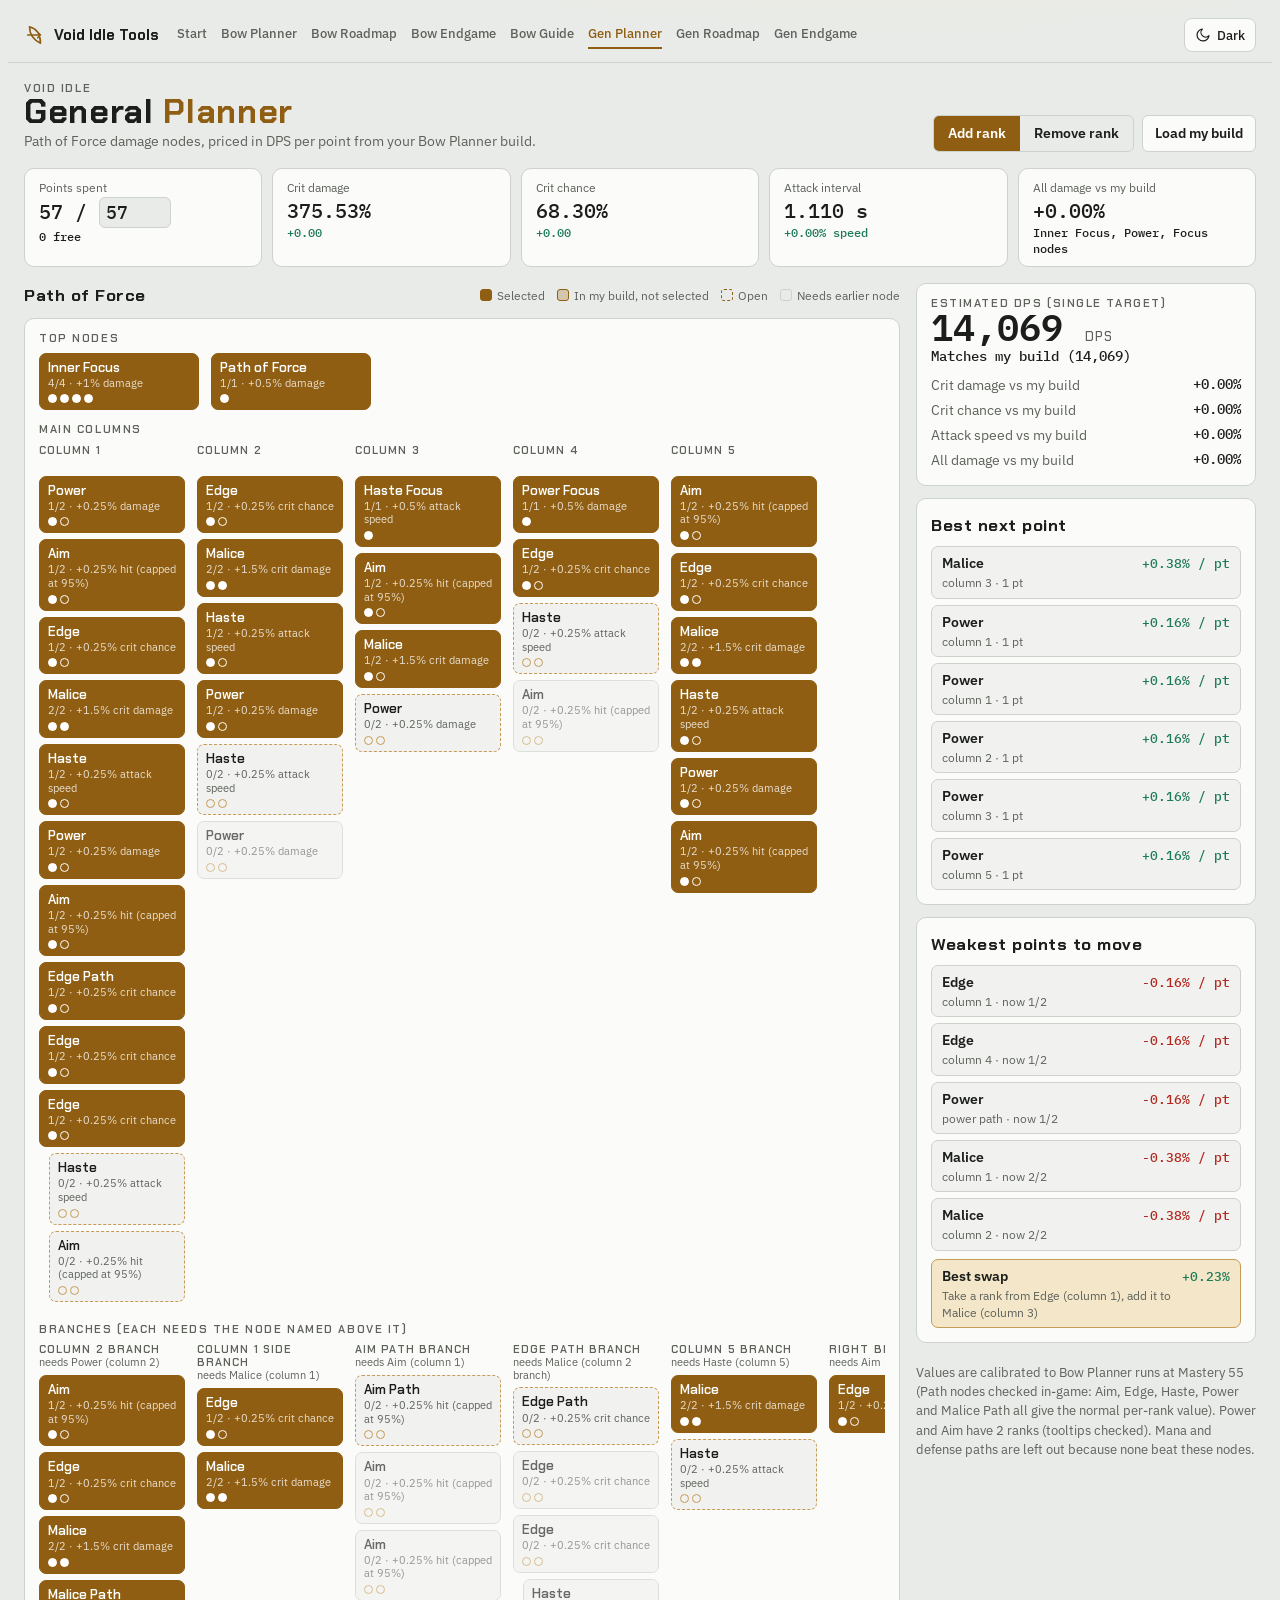
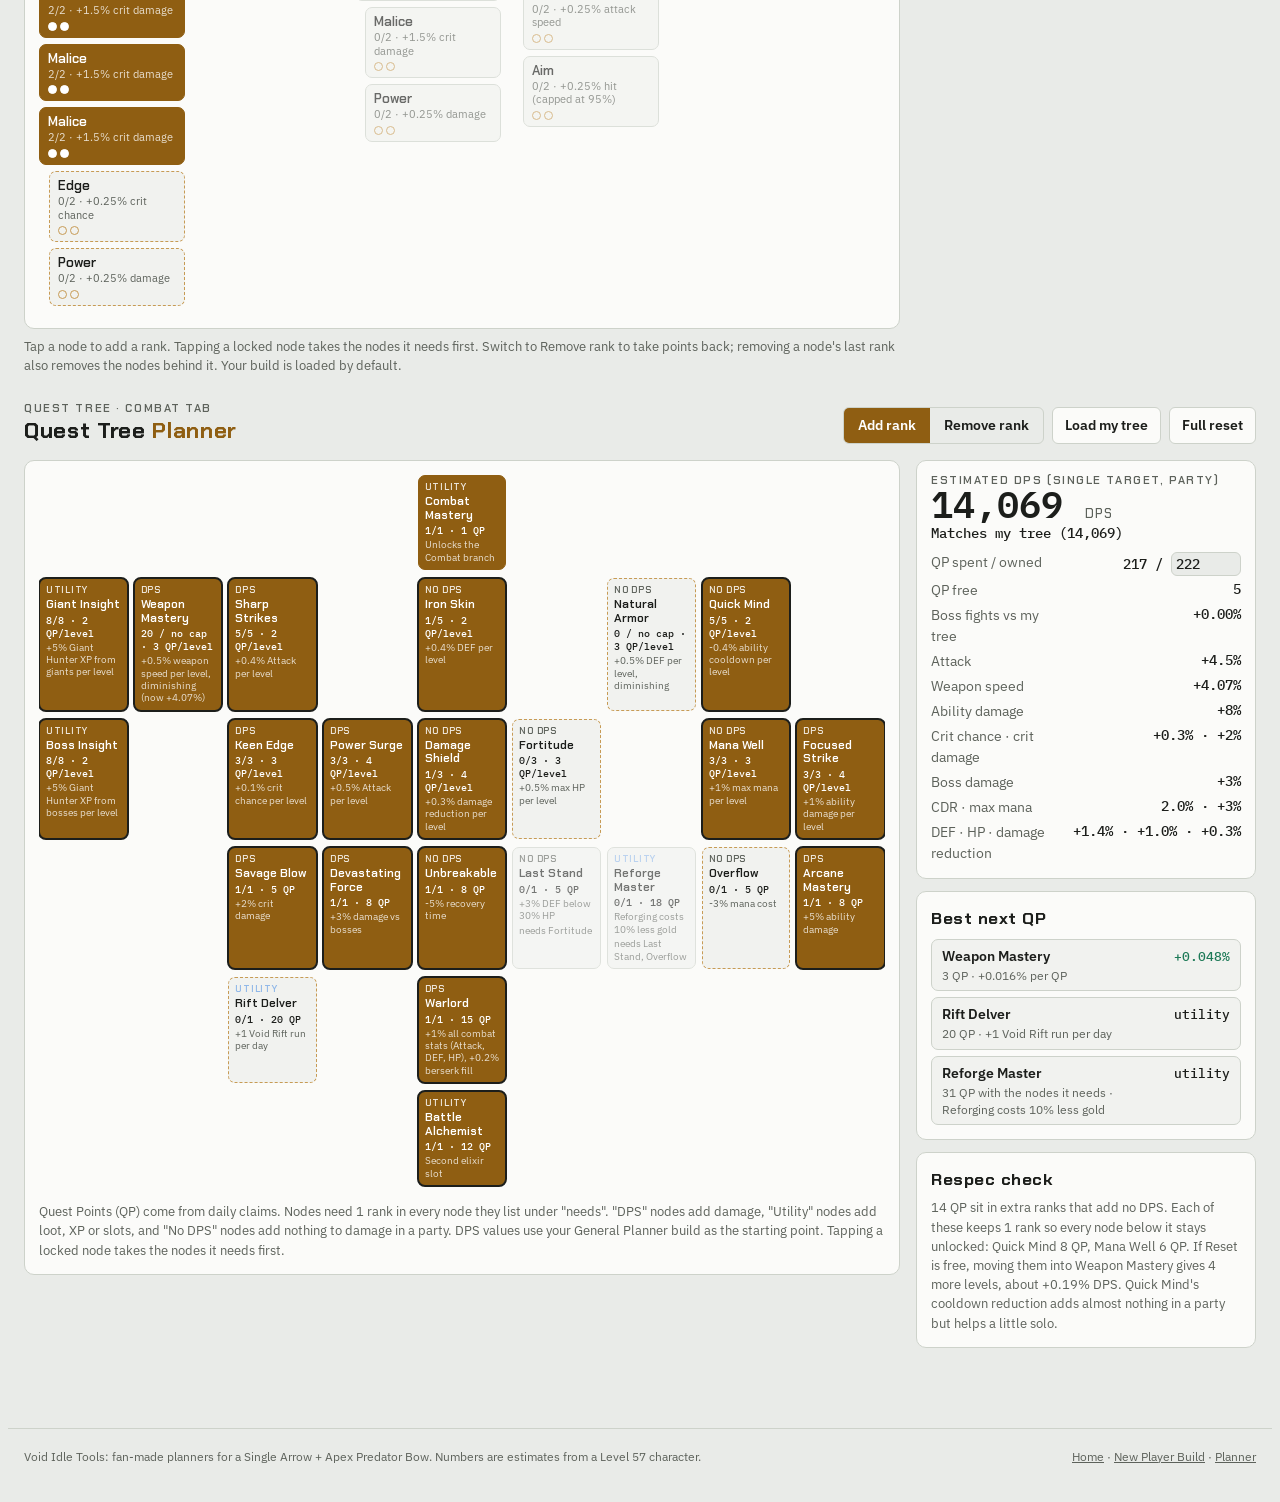
<file: general-planner.html>
<!doctype html>
<html lang="en">
<head>
<meta charset="utf-8">
<meta name="viewport" content="width=device-width, initial-scale=1">
<meta name="description" content="Path of Force nodes and the Quest Tree, priced in DPS per point.">
<meta name="theme-color" content="#121315">
<title>Void Idle General Planner</title>
<link rel="preconnect" href="https://fonts.googleapis.com">
<link rel="stylesheet" href="https://fonts.googleapis.com/css2?family=Chakra+Petch:wght@500;600;700&family=IBM+Plex+Sans:wght@400;500;600&family=IBM+Plex+Mono:wght@400;500&display=swap">
<style>
/* Layout: stat strip, scrolling Path of Force tree on the left, sticky results rail on the right; stacks on phones. */
:root{
  --bg:#121315; --bg2:#17191c; --panel:#1b1e22; --panel2:#262a30; --ink:#ebe6dc; --muted:#9a968c; --line:#30343a;
  --accent:#d6a24a; --accent-soft:#3a2f1c; --accent-ink:#1b1408; --accent-line:#8a6a32;
  --gain:#7cc7a4; --danger:#ef8b80;
  --f-display:"Chakra Petch","Segoe UI",system-ui,sans-serif;
  --f-body:"IBM Plex Sans",system-ui,-apple-system,sans-serif;
  --f-mono:"IBM Plex Mono",ui-monospace,Menlo,Consolas,monospace;
  color-scheme:dark;
}
@media (prefers-color-scheme: light){:root:not([data-theme="dark"]){
  --bg:#e9ebe8; --bg2:#f1f2ef; --panel:#fbfbf9; --panel2:#e3e6e1; --ink:#1c1e1b; --muted:#5d625b; --line:#cdd2ca;
  --accent:#8f5e12; --accent-soft:#f3e6c9; --accent-ink:#ffffff; --accent-line:#c79b55;
  --gain:#1d7a57; --danger:#b3261e; color-scheme:light}}
:root[data-theme="light"]{
  --bg:#e9ebe8; --bg2:#f1f2ef; --panel:#fbfbf9; --panel2:#e3e6e1; --ink:#1c1e1b; --muted:#5d625b; --line:#cdd2ca;
  --accent:#8f5e12; --accent-soft:#f3e6c9; --accent-ink:#ffffff; --accent-line:#c79b55;
  --gain:#1d7a57; --danger:#b3261e; color-scheme:light}
*{box-sizing:border-box}
body{background:var(--bg);background-image:radial-gradient(1200px 500px at 70% -10%,var(--accent-soft),transparent 70%);background-repeat:no-repeat;color:var(--ink);font:14px/1.5 var(--f-body)}
.wrap{max-width:1280px;margin:0 auto;padding-block:20px 48px;padding-inline:16px}
h1,h2,h3{font-family:var(--f-display);text-wrap:balance;margin:0}
h1{font-size:2.1rem;letter-spacing:.02em;line-height:1.05}
h1 .tag{color:var(--accent)}
h2{font-size:1.05rem;letter-spacing:.03em}
.sub{color:var(--muted);margin:2px 0 0}
.eyebrow{font:600 .7rem/1 var(--f-display);letter-spacing:.14em;text-transform:uppercase;color:var(--muted)}
.num{font-family:var(--f-mono);font-variant-numeric:tabular-nums}
button{font:inherit;color:inherit;cursor:pointer}
button:focus-visible,input:focus-visible{outline:2px solid var(--accent);outline-offset:2px}
header.top{display:flex;flex-wrap:wrap;gap:12px 24px;align-items:end;justify-content:space-between;margin-bottom:16px}
.btn{border:1px solid var(--line);background:var(--panel);border-radius:6px;padding:7px 12px;font-weight:600}
.btn:hover{border-color:var(--accent)}
.seg{display:inline-flex;border:1px solid var(--line);border-radius:6px;overflow:hidden}
.seg button{border:0;background:transparent;padding:7px 14px;font-weight:600}
.seg button[aria-pressed="true"]{background:var(--accent);color:var(--accent-ink)}
.actions{display:flex;gap:8px;flex-wrap:wrap;align-items:center}

.strip{display:grid;grid-template-columns:repeat(auto-fit,minmax(150px,1fr));gap:10px;margin-bottom:16px}
.tile{background:var(--panel);border:1px solid var(--line);border-radius:10px;padding:10px 14px;min-width:0}
.tile .k{font-size:.74rem;color:var(--muted)}
.tile .v{font:500 1.25rem var(--f-mono);font-variant-numeric:tabular-nums}
.tile .d{font:500 .78rem var(--f-mono)}
.up{color:var(--gain)} .dn{color:var(--danger)}
.tile input{width:72px;background:var(--bg);border:1px solid var(--line);border-radius:6px;padding:3px 6px;color:var(--ink);font:500 1.1rem var(--f-mono)}
.over{color:var(--danger)}

.main{display:grid;grid-template-columns:minmax(0,1fr) 340px;gap:16px;align-items:start}
@media (max-width:980px){.main{grid-template-columns:minmax(0,1fr)}}
.treehead{display:flex;flex-wrap:wrap;gap:8px 16px;align-items:center;justify-content:space-between;margin-bottom:10px}
.legend{display:flex;gap:12px;flex-wrap:wrap;font-size:.78rem;color:var(--muted)}
.legend span::before{content:"";display:inline-block;width:10px;height:10px;border-radius:3px;margin-right:5px;vertical-align:-1px;border:1px solid var(--accent)}
.legend .l-sel::before{background:var(--accent)}
.legend .l-mine::before{background:color-mix(in srgb,var(--accent) 30%,var(--bg2))}
.legend .l-av::before{border-style:dashed}
.legend .l-lock::before{border-color:var(--line)}
.panel{background:var(--panel);border:1px solid var(--line);border-radius:10px;padding:14px}
.top-nodes{display:flex;gap:12px;flex-wrap:wrap;align-items:flex-start;margin-bottom:14px}
.rowlabel{margin:14px 0 8px}
.scroller{overflow-x:auto;padding-bottom:8px}
.lanes{display:flex;gap:12px;align-items:flex-start;min-width:min-content}
.lane{width:146px;flex:none;display:flex;flex-direction:column;gap:6px}
.lane .lh{font:600 .68rem/1.2 var(--f-display);letter-spacing:.1em;text-transform:uppercase;color:var(--muted);min-height:2.4em}
.lane .need{display:block;font:400 .66rem/1.2 var(--f-body);letter-spacing:0;text-transform:none;color:var(--muted)}
.chain{display:flex;flex-direction:column;gap:6px;position:relative}
.node{display:flex;flex-direction:column;gap:2px;text-align:left;width:100%;border:1px dashed var(--accent-line);background:var(--bg2);border-radius:7px;padding:6px 8px;min-width:0}
.node .nm{font:600 .82rem/1.15 var(--f-display)}
.node .mt{font:400 .68rem/1.25 var(--f-body);color:var(--muted)}
.node .pips{display:flex;gap:3px;margin-top:2px}
.node .pips i{width:9px;height:9px;border-radius:50%;border:1px solid var(--accent-line);background:transparent}
.node .pips i.on{background:var(--accent);border-color:var(--accent)}
.node .pips i.mine{background:color-mix(in srgb,var(--accent) 30%,var(--bg2))}
.node.sel{background:var(--accent);border:1px solid var(--accent);color:var(--accent-ink)}
.node.sel .mt{color:var(--accent-ink);opacity:.8}
.node.sel .pips i{border-color:var(--accent-ink)}
.node.sel .pips i.on{background:var(--accent-ink)}
.node.mineonly{background:color-mix(in srgb,var(--accent) 30%,var(--bg2));border-style:solid}
.node.locked{border-style:solid;border-color:var(--line);opacity:.65}
.node.leaf{margin-left:10px;width:calc(100% - 10px)}
.node:hover{border-color:var(--accent)}
.rm .node.sel:hover{outline:2px solid var(--danger)}

.rail{position:sticky;top:12px;display:grid;gap:12px}
@media (max-width:980px){.rail{position:static}}
.big{font:600 2.3rem/1 var(--f-mono);font-variant-numeric:tabular-nums}
.big small{font:500 .8rem var(--f-display);color:var(--muted);letter-spacing:.08em}
.delta{font:500 .9rem var(--f-mono)}
dl.kv{display:grid;grid-template-columns:1fr auto;gap:4px 12px;margin:10px 0 0}
dl.kv dt{color:var(--muted)} dl.kv dd{margin:0;text-align:right;font:500 .88rem var(--f-mono);font-variant-numeric:tabular-nums}
.list{display:grid;gap:6px;margin-top:8px}
.item{display:flex;justify-content:space-between;gap:10px;align-items:baseline;background:var(--bg2);border:1px solid var(--line);border-radius:7px;padding:6px 10px;text-align:left;width:100%}
.item:hover{border-color:var(--accent)}
.item .nm{font-weight:600;min-width:0}
.item .sm{display:block;font-size:.72rem;color:var(--muted);font-weight:400}
.item .pv{font:500 .8rem var(--f-mono);white-space:nowrap}
.note{color:var(--muted);font-size:.8rem;margin:8px 0 0}
.swap{border-color:var(--accent-line);background:var(--accent-soft)}
#toast{position:fixed;left:50%;bottom:calc(16px + env(safe-area-inset-bottom,0px));transform:translateX(-50%);background:var(--panel2);border:1px solid var(--accent-line);border-radius:8px;padding:8px 14px;max-width:calc(100% - 32px);box-shadow:0 6px 24px rgb(0 0 0/.35)}
</style>
<link rel="stylesheet" href="site.css">
</head>
<body>
<header class="siteHdr"><div class="in"><a class="brand" href="/"><svg viewBox="0 0 24 24" fill="none" stroke="currentColor" stroke-width="1.8" stroke-linecap="round" stroke-linejoin="round" aria-hidden="true"><path d="M6 3c8 2 12 8 12 18M6 3c0 8 4 14 12 18M4 12h14m-3-3 3 3-3 3"/></svg> Void Idle Tools</a><nav aria-label="Site"><a href="/new-player">Start</a><a href="/bow-planner">Bow Planner</a><a href="/bow-roadmap">Bow Roadmap</a><a href="/bow-endgame">Bow Endgame</a><a href="/bow-build">Bow Guide</a><a href="/general-planner" aria-current="page">Gen Planner</a><a href="/general-roadmap">Gen Roadmap</a><a href="/general-endgame">Gen Endgame</a></nav><div class="tools"><button type="button" class="sbtn" data-themebtn aria-label="Switch theme"><svg viewBox="0 0 24 24" fill="none" stroke="currentColor" stroke-width="1.8" stroke-linecap="round" stroke-linejoin="round" aria-hidden="true"><path d="M21 13A9 9 0 1 1 11 3a7 7 0 0 0 10 10z"/></svg><span class="lbl">Light</span></button></div></div></header>


<div class="wrap">
<header class="top">
  <div>
    <div class="eyebrow">Void Idle</div>
    <h1>General <span class="tag">Planner</span></h1>
    <p class="sub">Path of Force damage nodes, priced in DPS per point from your Bow Planner build.</p>
  </div>
  <div class="actions">
    <div class="seg" role="group" aria-label="Tap action">
      <button id="modeAdd" aria-pressed="true" type="button">Add rank</button>
      <button id="modeRm" aria-pressed="false" type="button">Remove rank</button>
    </div>
    <button class="btn" id="mineBtn" type="button">Load my build</button>
  </div>
</header>

<section class="strip" id="strip"></section>

<div class="main">
  <section>
    <div class="treehead">
      <h2>Path of Force</h2>
      <div class="legend"><span class="l-sel">Selected</span><span class="l-mine">In my build, not selected</span><span class="l-av">Open</span><span class="l-lock">Needs earlier node</span></div>
    </div>
    <div class="panel" id="treepanel">
      <div class="eyebrow">Top nodes</div>
      <div class="top-nodes" id="topnodes" style="margin-top:8px"></div>
      <div class="eyebrow rowlabel">Main columns</div>
      <div class="scroller"><div class="lanes" id="rowMain"></div></div>
      <div class="eyebrow rowlabel">Branches (each needs the node named above it)</div>
      <div class="scroller"><div class="lanes" id="rowBranch"></div></div>
    </div>
    <p class="note">Tap a node to add a rank. Tapping a locked node takes the nodes it needs first. Switch to Remove rank to take points back; removing a node's last rank also removes the nodes behind it. Your build is loaded by default.</p>
  </section>

  <aside class="rail">
    <div class="panel">
      <div class="eyebrow">Estimated DPS (single target)</div>
      <div class="big" id="dps">0 <small>DPS</small></div>
      <div class="delta" id="dpsd"></div>
      <dl class="kv" id="kv"></dl>
    </div>
    <div class="panel">
      <h2>Best next point</h2>
      <div class="list" id="best"></div>
    </div>
    <div class="panel">
      <h2>Weakest points to move</h2>
      <div class="list" id="weak"></div>
      <div class="list" id="swap"></div>
    </div>
    <p class="note">Values are calibrated to Bow Planner runs at Mastery 55 (Path nodes checked in-game: Aim, Edge, Haste, Power and Malice Path all give the normal per-rank value). Power and Aim have 2 ranks (tooltips checked). Mana and defense paths are left out because none beat these nodes.</p>
  </aside>
</div>
<style>
.qt{margin-top:28px}
.qt h2.big2{font-size:1.4rem;margin:0}
.qtgrid{display:grid;grid-template-columns:minmax(0,1fr) 340px;gap:16px;align-items:start;margin-top:12px}
@media (max-width:980px){.qtgrid{grid-template-columns:minmax(0,1fr)}}
.qtrows{display:flex;flex-direction:column;gap:8px;min-width:820px}
.qtrow{display:grid;grid-template-columns:repeat(9,minmax(0,1fr));gap:6px}
.qtn{display:flex;flex-direction:column;gap:2px;text-align:left;border:1px dashed var(--accent-line);background:var(--bg2);border-radius:7px;padding:5px 6px;min-height:74px;min-width:0;overflow-wrap:anywhere}
.qtn .nm{font:600 .74rem/1.15 var(--f-display)}
.qtn .mt{font:400 .62rem/1.25 var(--f-body);color:var(--muted)}
.qtn .rk{font:500 .62rem var(--f-mono)}
.qtn.on{background:var(--accent);border:1px solid var(--accent);color:var(--accent-ink)}
.qtn.on .mt{color:var(--accent-ink);opacity:.8}
.qtn.mineonly{background:color-mix(in srgb,var(--accent) 30%,var(--bg2));border-style:solid}
.qtn.locked{border-style:solid;border-color:var(--line);opacity:.6}
.qtn.multi{outline:2.5px solid var(--ink);outline-offset:-1px}
.qtn .tag{font:600 .58rem var(--f-display);letter-spacing:.08em;text-transform:uppercase}
.qtn .tag.dps{color:var(--gain)} 
.qtn .tag.util{color:#8fb7e8} .qtn .tag.none{color:var(--muted)}
.qtn.on .tag.dps,.qtn.on .tag.util,.qtn.on .tag.none{color:var(--accent-ink);opacity:.85}
.qtspacer{min-height:74px}
.qtnote{color:var(--muted);font-size:.8rem;margin:8px 0 0}
</style>
<section class="qt" id="qt">
  <div class="treehead">
    <div><div class="eyebrow">Quest Tree · Combat tab</div><h2 class="big2">Quest Tree <span style="color:var(--accent)">Planner</span></h2></div>
    <div class="actions">
      <div class="seg" role="group" aria-label="Quest Tree tap action">
        <button id="qtAdd" aria-pressed="true" type="button">Add rank</button>
        <button id="qtRm" aria-pressed="false" type="button">Remove rank</button>
      </div>
      <button class="btn" id="qtMine" type="button">Load my tree</button>
      <button class="btn" id="qtClear" type="button">Full reset</button>
    </div>
  </div>
  <div class="qtgrid">
    <div class="panel">
      <div class="scroller"><div class="qtrows" id="qtTree"></div></div>
      <p class="qtnote">Quest Points (QP) come from daily claims. Nodes need 1 rank in every node they list under "needs". "DPS" nodes add damage, "Utility" nodes add loot, XP or slots, and "No DPS" nodes add nothing to damage in a party. DPS values use your General Planner build as the starting point. Tapping a locked node takes the nodes it needs first.</p>
    </div>
    <aside class="rail">
      <div class="panel">
        <div class="eyebrow">Estimated DPS (single target, party)</div>
        <div class="big" id="qtDps">0 <small>DPS</small></div>
        <div class="delta" id="qtDelta"></div>
        <dl class="kv" id="qtKv"></dl>
      </div>
      <div class="panel">
        <h2>Best next QP</h2>
        <div class="list" id="qtBest"></div>
      </div>
      <div class="panel">
        <h2>Respec check</h2>
        <div id="qtRespec" class="note" style="margin-top:6px"></div>
      </div>
    </aside>
  </div>
</section>

</div>
<div id="toast" role="status" hidden></div>

<script>
// ---------- data ----------
const TYPES={
  power:{name:"Power",max:2,fx:{dmg:.25},txt:"+0.25% damage"},
  aim:{name:"Aim",max:2,fx:{},txt:"+0.25% hit (capped at 95%)"},
  edge:{name:"Edge",max:2,fx:{crit:.25},txt:"+0.25% crit chance"},
  malice:{name:"Malice",max:2,fx:{cd:1.5},txt:"+1.5% crit damage"},
  haste:{name:"Haste",max:2,fx:{spd:.25},txt:"+0.25% attack speed"},
  powerfocus:{name:"Power Focus",max:1,fx:{dmg:.5},txt:"+0.5% damage"},
  hastefocus:{name:"Haste Focus",max:1,fx:{spd:.5},txt:"+0.5% attack speed"},
  pof:{name:"Path of Force",max:1,fx:{dmg:.5},txt:"+0.5% damage"},
  inner:{name:"Inner Focus",max:4,fx:{dmg:1},txt:"+1% damage"}
};
const ANCHOR={dps:14069,crit:68.3,cd:375.53,interval:1.11};
const K={dmgBase:152,cd:.00255,crit:.00622,spd:.00342};
const N=[],byId={},kids={};
function add(id,type,parent,my,label){const n={id,type,parent,my,label:label||TYPES[type].name};N.push(n);byId[id]=n;(kids[parent]=kids[parent]||[]).push(id);return id}
add("inner","inner","",4);
add("pof","pof","inner",1);
const LANES=[];
function lane(key,title,parent,chain,leaves,row){
  let prev=parent;const ids=[];
  chain.forEach((c,i)=>{prev=add(key+"_"+i,c[0],prev,c[1],c[2]);ids.push(prev)});
  const lv=(leaves||[]).map((c,j)=>add(key+"_L"+j,c[0],prev,c[1],c[2]));
  LANES.push({key,title,parent,ids,lv,row});
}
const P="power",A="aim",E="edge",M="malice",H="haste";
lane("c1","Column 1","pof",[[P,1],[A,1],[E,1],[M,2],[H,1],[P,1],[A,1],[E,1,"Edge Path"],[E,1],[E,1]],[[H,0],[A,0]],"main");
lane("c2","Column 2","pof",[[E,1],[M,2],[H,1],[P,1],[H,0],[P,0]],[],"main");
lane("c3","Column 3","pof",[["hastefocus",1],[A,1],[M,1],[P,0]],[],"main");
lane("c4","Column 4","pof",[["powerfocus",1],[E,1],[H,0],[A,0]],[],"main");
lane("c5","Column 5","pof",[[A,1],[E,1],[M,2],[H,1],[P,1],[A,1]],[],"main");
lane("c2b","Column 2 branch","c2_3",[[A,1],[E,1],[M,2],[M,2,"Malice Path"],[M,2],[M,2]],[[E,0],[P,0]],"branch");
lane("c1m","Column 1 side branch","c1_3",[[E,1],[M,2]],[],"branch");
lane("c1a","Aim Path branch","c1_6",[[A,0,"Aim Path"],[A,0],[A,0]],[[M,0],[P,0]],"branch");
lane("c2c","Edge Path branch","c2b_2",[[E,0,"Edge Path"],[E,0],[E,0]],[[H,0],[A,0]],"branch");
lane("c5b","Column 5 branch","c5_3",[[M,2],[H,0]],[],"branch");
lane("c5c","Right branch","c5_5",[[E,1]],[],"branch");
lane("c5d","Haste Path","c5c_0",[[H,1,"Haste Path"],[H,1],[H,1]],[[A,0],[M,2]],"branch");
lane("c5e","Power Path","c5c_0",[[P,1,"Power Path"],[P,1],[P,1]],[[E,0],[H,0]],"branch");

const isPath=n=>false;const mult=n=>isPath(n)?2:1;
const MY={};N.forEach(n=>MY[n.id]=n.my);
const maxOf=id=>TYPES[byId[id].type].max;
let R={},POINTS=57,mode="add";
try{const s=JSON.parse(localStorage.getItem("generalplanner.v1")||"null");if(s&&s.r){R=s.r;POINTS=s.points||55}}catch(e){}
if(!Object.keys(R).length)R={...MY};
N.forEach(n=>{if(R[n.id]==null)R[n.id]=0;R[n.id]=Math.min(R[n.id],maxOf(n.id))});
const save=()=>{try{localStorage.setItem("generalplanner.v1",JSON.stringify({r:R,points:POINTS}))}catch(e){}};

// ---------- model ----------
const spent=r=>N.reduce((s,n)=>s+(r[n.id]||0),0);
function fx(r){const o={dmg:0,cd:0,crit:0,spd:0};for(const n of N){const rk=r[n.id]||0;if(!rk)continue;const f=TYPES[n.type].fx;for(const k in f)o[k]+=f[k]*rk*mult(n)}return o}
const FMY=fx(MY);
function dpsOf(r){const f=fx(r),d={dmg:f.dmg-FMY.dmg,cd:f.cd-FMY.cd,crit:f.crit-FMY.crit,spd:f.spd-FMY.spd};
  return ANCHOR.dps*(1+d.dmg/K.dmgBase)*(1+K.cd*d.cd)*(1+K.crit*d.crit)*(1+K.spd*d.spd)}
const unlocked=id=>{const p=byId[id].parent;return p===""||R[p]>0};
function descendants(id,out=[]){(kids[id]||[]).forEach(c=>{out.push(c);descendants(c,out)});return out}
function pathFor(id,r){const p=[];let c=id;while(c&&c!==""){p.push(c);if(r[c]>0)break;c=byId[c].parent;if(c&&r[c]>0)break}return p}
function withAdd(id,r){const p=pathFor(id,r);const o={...r};
  const chain=[id];let c=byId[id].parent;while(c&&r[c]===0){chain.push(c);c=byId[c].parent}
  chain.forEach(x=>o[x]=(o[x]||0)+1);return {r:o,cost:chain.length}}
function withRemove(id,r){const o={...r};o[id]=Math.max(0,o[id]-1);if(o[id]===0)descendants(id).forEach(d=>o[d]=0);return o}

// ---------- ui ----------
const $=s=>document.querySelector(s);
const f1=(x,d=1)=>(x>=0?"+":"")+x.toFixed(d);
const pct=(a,b)=>(a/b-1)*100;
function toast(t){const el=$("#toast");el.textContent=t;el.hidden=false;clearTimeout(toast.t);toast.t=setTimeout(()=>el.hidden=true,2200)}
function effTxt(n){const t=TYPES[n.type].txt;return isPath(n)?t.replace(/\+([\d.]+)%/,(m,x)=>"+"+(+x*2)+"%")+" (Path node, double)":t}
function nodeBtn(id,leaf){
  const n=byId[id],rk=R[id],mx=maxOf(id),mine=MY[id];
  const cls=["node"];
  if(leaf)cls.push("leaf");
  if(rk>0)cls.push("sel");else if(mine>0)cls.push("mineonly");else if(!unlocked(id))cls.push("locked");
  let pips="";for(let i=0;i<mx;i++)pips+=`<i class="${i<rk?"on":i<mine?"mine":""}"></i>`;
  return `<button type="button" class="${cls.join(" ")}" data-id="${id}" aria-label="${n.label} ${rk} of ${mx}"><span class="nm">${n.label}</span><span class="mt">${rk}/${mx} · ${effTxt(n)}</span><span class="pips">${pips}</span></button>`;
}
function renderTree(){
  $("#topnodes").innerHTML=`<div style="width:160px">${nodeBtn("inner")}</div><div style="width:160px">${nodeBtn("pof")}</div>`;
  for(const row of ["main","branch"]){
    $(row==="main"?"#rowMain":"#rowBranch").innerHTML=LANES.filter(l=>l.row===row).map(l=>{
      const need=l.row==="branch"?`<span class="need">needs ${byId[l.parent].label} (${laneName(l.parent)})</span>`:"";
      return `<div class="lane"><div class="lh">${l.title}${need}</div><div class="chain">${l.ids.map(i=>nodeBtn(i)).join("")}${l.lv.map(i=>nodeBtn(i,true)).join("")}</div></div>`}).join("");
  }
}
function laneName(id){const l=LANES.find(l=>l.ids.includes(id)||l.lv.includes(id));return l?l.title.toLowerCase():""}
function renderRail(){
  const cur=dpsOf(R),f=fx(R),d={dmg:f.dmg-FMY.dmg,cd:f.cd-FMY.cd,crit:f.crit-FMY.crit,spd:f.spd-FMY.spd};
  const sp=spent(R),rem=POINTS-sp;
  $("#strip").innerHTML=
   `<div class="tile"><div class="k">Points spent</div><div class="v ${rem<0?"over":""}">${sp} / <input id="pts" type="number" min="0" max="200" value="${POINTS}" aria-label="Points available"></div><div class="d ${rem<0?"over":""}">${rem>=0?rem+" free":(-rem)+" over budget"}</div></div>`+
   `<div class="tile"><div class="k">Crit damage</div><div class="v">${(ANCHOR.cd+d.cd).toFixed(2)}%</div><div class="d ${d.cd>=0?"up":"dn"}">${f1(d.cd,2)}</div></div>`+
   `<div class="tile"><div class="k">Crit chance</div><div class="v">${(ANCHOR.crit+d.crit).toFixed(2)}%</div><div class="d ${d.crit>=0?"up":"dn"}">${f1(d.crit,2)}</div></div>`+
   `<div class="tile"><div class="k">Attack interval</div><div class="v">${(ANCHOR.interval/(1+d.spd/100)).toFixed(3)} s</div><div class="d ${d.spd>=0?"up":"dn"}">${f1(d.spd,2)}% speed</div></div>`+
   `<div class="tile"><div class="k">All damage vs my build</div><div class="v">${f1(d.dmg,2)}%</div><div class="d">Inner Focus, Power, Focus nodes</div></div>`;
  const pts=$("#pts");pts.onchange=()=>{POINTS=Math.max(0,+pts.value||0);save();renderRail()};
  $("#dps").innerHTML=`${Math.round(cur).toLocaleString()} <small>DPS</small>`;
  const dd=pct(cur,ANCHOR.dps);
  $("#dpsd").innerHTML=Math.abs(dd)<.005?`<span>Matches my build (${ANCHOR.dps.toLocaleString()})</span>`:`<span class="${dd>=0?"up":"dn"}">${f1(dd,2)}% vs my build (${ANCHOR.dps.toLocaleString()})</span>`;
  $("#kv").innerHTML=`<dt>Crit damage vs my build</dt><dd>${f1(d.cd,2)}%</dd><dt>Crit chance vs my build</dt><dd>${f1(d.crit,2)}%</dd><dt>Attack speed vs my build</dt><dd>${f1(d.spd,2)}%</dd><dt>All damage vs my build</dt><dd>${f1(d.dmg,2)}%</dd>`;

  // best adds
  const adds=[];
  for(const n of N){
    if(R[n.id]>=maxOf(n.id))continue;
    const w=withAdd(n.id,R),g=dpsOf(w.r)-cur;if(g<=0.5)continue;
    adds.push({id:n.id,cost:w.cost,gain:g,pp:g/w.cost/cur*100,r:w.r})}
  adds.sort((a,b)=>b.pp-a.pp);
  $("#best").innerHTML=adds.slice(0,6).map(a=>`<button type="button" class="item" data-add="${a.id}"><span class="nm">${byId[a.id].label}<span class="sm">${laneName(a.id)||"top"} · ${a.cost} pt${a.cost>1?"s":""}${a.cost>1?" with its path":""}</span></span><span class="pv up">${f1(a.pp,2)}% / pt</span></button>`).join("")||`<p class="note">Nothing left that adds damage.</p>`;

  // weakest removes
  const rms=[];
  for(const n of N){const rk=R[n.id];if(!rk||n.id==="inner"||n.id==="pof")continue;
    const hasKid=(kids[n.id]||[]).some(k=>R[k]>0);if(rk===1&&hasKid)continue;
    const o={...R};o[n.id]=rk-1;const l=cur-dpsOf(o);rms.push({id:n.id,loss:l,pp:l/cur*100})}
  rms.sort((a,b)=>a.pp-b.pp);
  $("#weak").innerHTML=rms.slice(0,5).map(a=>`<button type="button" class="item" data-rm="${a.id}"><span class="nm">${byId[a.id].label}<span class="sm">${laneName(a.id)} · now ${R[a.id]}/${maxOf(a.id)}</span></span><span class="pv dn">-${a.pp.toFixed(2)}% / pt</span></button>`).join("")||"";

  // best swap
  let best=null;
  for(const a of adds.filter(a=>a.cost===1).slice(0,4))for(const m of rms.slice(0,6)){
    if(m.id===a.id)continue;
    const o=withRemove(m.id,R);
    const w=withAdd(a.id,o);if(w.cost!==1)continue;
    if(spent(w.r)!==spent(R))continue;
    const net=pct(dpsOf(w.r),cur);if(!best||net>best.net)best={a:a.id,m:m.id,net}}
  $("#swap").innerHTML=best&&best.net>.03?`<div class="item swap"><span class="nm">Best swap<span class="sm">Take a rank from ${byId[best.m].label} (${laneName(best.m)}), add it to ${byId[best.a].label} (${laneName(best.a)||"top"})</span></span><span class="pv up">${f1(best.net,2)}%</span></div>`:`<p class="note">No single swap adds more than 0.03%.</p>`;
}
function render(){renderTree();renderRail();save()}
document.addEventListener("click",e=>{
  const nb=e.target.closest(".node");
  if(nb){const id=nb.dataset.id;
    if(mode==="add"){
      if(R[id]>=maxOf(id)){toast(byId[id].label+" is at its maximum rank.");return}
      const w=withAdd(id,R);
      if(spent(w.r)>POINTS){toast("That needs "+w.cost+" point"+(w.cost>1?"s":"")+" and you have "+(POINTS-spent(R))+" free. Remove a rank first.");return}
      R=w.r;
    }else{
      if(!R[id]){toast("That node has no ranks to remove.");return}
      const kidsOn=descendants(id).filter(d=>R[d]>0).length;
      R=withRemove(id,R);
      if(R[id]===0&&kidsOn)toast("Also removed "+kidsOn+" node"+(kidsOn>1?"s":"")+" behind it.");
    }
    render();return}
  const ad=e.target.closest("[data-add]");
  if(ad){const w=withAdd(ad.dataset.add,R);if(spent(w.r)>POINTS)toast("Over budget: take a rank out of a weak node first.");else{R=w.r;render()}return}
  const rm=e.target.closest("[data-rm]");
  if(rm){R=withRemove(rm.dataset.rm,R);render()}
});
$("#modeAdd").onclick=()=>{mode="add";$("#modeAdd").setAttribute("aria-pressed","true");$("#modeRm").setAttribute("aria-pressed","false");$("#treepanel").classList.remove("rm")};
$("#modeRm").onclick=()=>{mode="rm";$("#modeRm").setAttribute("aria-pressed","true");$("#modeAdd").setAttribute("aria-pressed","false");$("#treepanel").classList.add("rm")};
$("#mineBtn").onclick=()=>{R={...MY};POINTS=Math.max(POINTS,spent(MY));render()};
if(spent(MY)!==57)console.warn("my build points",spent(MY));
render();
</script>
<script>
(()=>{
const W={atk:1.0,abil:.33,crit:.6,cd:.25,spd:.34,boss:.9};
// id, name, max (0 = no cap), cost per level, needs, row, col, kind, effect text, fx(rank)->stats
const wm=L=>L?0.5052*Math.pow(L,0.6962):0;
const QN=[
 ["cm","Combat Mastery",1,1,[],0,4,"util","Unlocks the Combat branch",r=>({})],
 ["gi","Giant Insight",8,2,["cm"],1,0,"util","+5% Giant Hunter XP from giants per level",r=>({})],
 ["wm","Weapon Mastery",0,3,["cm"],1,1,"dps","+0.5% weapon speed per level, diminishing",r=>({spd:wm(r)})],
 ["ss","Sharp Strikes",5,2,["cm"],1,2,"dps","+0.4% Attack per level",r=>({atk:.4*r})],
 ["is","Iron Skin",5,2,["cm"],1,4,"none","+0.4% DEF per level",r=>({def:.4*r})],
 ["na","Natural Armor",0,3,["cm"],1,6,"none","+0.5% DEF per level, diminishing",r=>({def:wm(r)})],
 ["qm","Quick Mind",5,2,["cm"],1,7,"none","-0.4% ability cooldown per level",r=>({cdr:.4*r})],
 ["bi","Boss Insight",8,2,["gi"],2,0,"util","+5% Giant Hunter XP from bosses per level",r=>({})],
 ["ke","Keen Edge",3,3,["ss"],2,2,"dps","+0.1% crit chance per level",r=>({crit:.1*r})],
 ["ps","Power Surge",3,4,["ss"],2,3,"dps","+0.5% Attack per level",r=>({atk:.5*r})],
 ["ds","Damage Shield",3,4,["is"],2,4,"none","+0.3% damage reduction per level",r=>({dr:.3*r})],
 ["fo","Fortitude",3,3,["is"],2,5,"none","+0.5% max HP per level",r=>({hp:.5*r})],
 ["mw","Mana Well",3,3,["qm"],2,7,"none","+1% max mana per level",r=>({mana:r})],
 ["fs","Focused Strike",3,4,["qm"],2,8,"dps","+1% ability damage per level",r=>({abil:r})],
 ["sb","Savage Blow",1,5,["ke"],3,2,"dps","+2% crit damage",r=>({cd:2*r})],
 ["df","Devastating Force",1,8,["ps"],3,3,"dps","+3% damage vs bosses",r=>({boss:3*r})],
 ["ub","Unbreakable",1,8,["ds"],3,4,"none","-5% recovery time",r=>({})],
 ["ls","Last Stand",1,5,["fo"],3,5,"none","+3% DEF below 30% HP",r=>({})],
 ["of","Overflow",1,5,["mw"],3,7,"none","-3% mana cost",r=>({})],
 ["am","Arcane Mastery",1,8,["fs"],3,8,"dps","+5% ability damage",r=>({abil:5*r})],
 ["rm","Reforge Master",1,18,["ls","of"],3,6,"util","Reforging costs 10% less gold",r=>({})],
 ["rd","Rift Delver",1,20,["sb","bi"],4,2,"util","+1 Void Rift run per day",r=>({})],
 ["wl","Warlord",1,15,["df","ub","am"],4,4,"dps","+1% all combat stats (Attack, DEF, HP), +0.2% berserk fill",r=>({atk:r,def:r,hp:r})],
 ["ba","Battle Alchemist",1,12,["df","am"],5,4,"util","Second elixir slot",r=>({})]
];
const N={};QN.forEach(q=>N[q[0]]={id:q[0],name:q[1],max:q[2],cost:q[3],needs:q[4],row:q[5],col:q[6],kind:q[7],txt:q[8],fx:q[9]});
const ids=Object.keys(N);
const MINE={cm:1,gi:8,wm:20,ss:5,is:1,na:0,qm:5,bi:8,ke:3,ps:3,ds:1,fo:0,mw:3,fs:3,sb:1,df:1,ub:1,ls:0,of:0,am:1,rm:0,rd:0,wl:1,ba:1};
const spentOf=r=>ids.reduce((a,i)=>a+(r[i]||0)*N[i].cost,0);
let R={...MINE},TOTAL=spentOf(MINE)+5,mode="add";
try{const s=JSON.parse(localStorage.getItem("questplanner.v2")||"null");if(s&&s.r){R={...MINE,...s.r};TOTAL=s.total||TOTAL}}catch(e){}
const save=()=>{try{localStorage.setItem("questplanner.v2",JSON.stringify({r:R,total:TOTAL}))}catch(e){}};
const stats=r=>{const o={atk:0,spd:0,crit:0,cd:0,abil:0,boss:0,cdr:0,def:0,hp:0,mana:0,dr:0};ids.forEach(i=>{const f=N[i].fx(r[i]||0);for(const k in f)o[k]+=f[k]});return o};
const S0=stats(MINE);
const BASEDPS=()=>(typeof ANCHOR!=="undefined"?ANCHOR.dps:14069);
function mult(r,boss){const s=stats(r);let m=(1+s.atk/100)/(1+S0.atk/100);
 m*=1+W.abil/100*(s.abil-S0.abil);m*=1+W.crit/100*(s.crit-S0.crit);m*=1+W.cd/100*(s.cd-S0.cd);m*=1+W.spd/100*(s.spd-S0.spd);
 if(boss)m*=1+W.boss/100*(s.boss-S0.boss);return m}
const kids=id=>ids.filter(i=>N[i].needs.includes(id));
function withAdd(id,r){const o={...r};const take=x=>{N[x].needs.forEach(n=>{if(!(o[n]>0))take(n)});if(!(o[x]>0)||x===id)o[x]=(o[x]||0)+1};take(id);return o}
function withRemove(id,r){const o={...r};o[id]=Math.max(0,(o[id]||0)-1);const drop=x=>{if(o[x]>0)return;kids(x).forEach(k=>{if(o[k]>0){o[k]=0;drop(k)}})};drop(id);return o}
const open=(id,r)=>N[id].needs.every(n=>r[n]>0);
const fmt=x=>Math.round(x).toLocaleString();
const sg=(x,d=2)=>(x>=0?"+":"")+x.toFixed(d);
function nodeHtml(id){const n=N[id],rk=R[id]||0,mine=MINE[id]||0;const cls=["qtn"];
 if(rk>0)cls.push("on");else if(mine>0)cls.push("mineonly");else if(!open(id,R))cls.push("locked");
 if(rk*n.cost>1)cls.push("multi");
 const cap=n.max?`${rk}/${n.max}`:`${rk} / no cap`;
 const tag=n.kind==="dps"?"DPS":n.kind==="util"?"Utility":"No DPS";
 const need=n.needs.length&&!open(id,R)?`<span class="mt">needs ${n.needs.map(x=>N[x].name).join(", ")}</span>`:"";
 const cur=id==="wm"?` (now +${wm(rk).toFixed(2)}%)`:"";
 return `<button type="button" class="${cls.join(" ")}" data-qt="${id}"><span class="tag ${n.kind}">${tag}</span><span class="nm">${n.name}</span><span class="rk">${cap} · ${n.cost} QP${n.max===1?"":"/level"}</span><span class="mt">${n.txt}${cur}</span>${need}</button>`}
function render(){
 const rows=[];for(let r=0;r<=5;r++){const cells=Array(9).fill('<div class="qtspacer"></div>');ids.filter(i=>N[i].row===r).forEach(i=>cells[N[i].col]=nodeHtml(i));rows.push(`<div class="qtrow">${cells.join("")}</div>`)}
 document.getElementById("qtTree").innerHTML=rows.join("");
 const sp=spentOf(R),m=mult(R,false),mb=mult(R,true),s=stats(R),d=BASEDPS();
 document.getElementById("qtDps").innerHTML=`${fmt(d*m)} <small>DPS</small>`;
 const dd=(m-1)*100;document.getElementById("qtDelta").innerHTML=Math.abs(dd)<.005?`<span>Matches my tree (${fmt(d)})</span>`:`<span class="${dd>=0?"up":"dn"}">${sg(dd)}% vs my tree</span>`;
 document.getElementById("qtKv").innerHTML=
  `<dt>QP spent / owned</dt><dd><span class="${sp>TOTAL?"over":""}">${sp}</span> / <input id="qtTotal" type="number" min="0" value="${TOTAL}" style="width:70px;background:var(--bg);border:1px solid var(--line);border-radius:6px;color:var(--ink);font:500 .85rem var(--f-mono);padding:2px 4px" aria-label="QP owned"></dd>`+
  `<dt>QP free</dt><dd class="${TOTAL-sp<0?"over":""}">${TOTAL-sp}</dd>`+
  `<dt>Boss fights vs my tree</dt><dd>${sg((mb-1)*100)}%</dd>`+
  `<dt>Attack</dt><dd>+${s.atk.toFixed(1)}%</dd><dt>Weapon speed</dt><dd>+${s.spd.toFixed(2)}%</dd>`+
  `<dt>Ability damage</dt><dd>+${s.abil}%</dd><dt>Crit chance · crit damage</dt><dd>+${s.crit.toFixed(1)}% · +${s.cd}%</dd>`+
  `<dt>Boss damage</dt><dd>+${s.boss}%</dd><dt>CDR · max mana</dt><dd>${s.cdr.toFixed(1)}% · +${s.mana}%</dd>`+
  `<dt>DEF · HP · damage reduction</dt><dd>+${s.def.toFixed(1)}% · +${s.hp.toFixed(1)}% · +${s.dr.toFixed(1)}%</dd>`;
 const ti=document.getElementById("qtTotal");ti.onchange=()=>{TOTAL=Math.max(0,+ti.value||0);save();render()};
 // best next
 const opts=[];ids.forEach(i=>{const n=N[i];if(n.max&&(R[i]||0)>=n.max)return;const o=withAdd(i,R);const c=spentOf(o)-sp;const g=(mult(o,false)/m-1)*100,gb=(mult(o,true)/mb-1)*100;opts.push({i,c,g,gb,pp:g/c})});
 const dpsO=opts.filter(o=>o.g>.001).sort((a,b)=>b.pp-a.pp).slice(0,3);
 const utilO=opts.filter(o=>N[o.i].kind==="util"&&o.g<=.001).sort((a,b)=>a.c-b.c).slice(0,3);
 const bossO=opts.filter(o=>o.g<=.001&&o.gb>.001).slice(0,2);
 const item=(o,txt)=>`<button type="button" class="item" data-qtadd="${o.i}"><span class="nm">${N[o.i].name}<span class="sm">${o.c} QP${o.c>N[o.i].cost?" with the nodes it needs":""} · ${txt}</span></span><span class="pv ${o.g>0?"up":""}">${o.g>0?sg(o.g,3)+"%":"utility"}</span></button>`;
 document.getElementById("qtBest").innerHTML=(dpsO.map(o=>item(o,sg(o.pp,3)+"% per QP")).join("")+bossO.map(o=>item(o,sg(o.gb,2)+"% on bosses")).join("")+utilO.map(o=>item(o,N[o.i].txt)).join(""))||`<p class="note">Nothing left to buy.</p>`;
 // respec check
 const needed=x=>kids(x).some(k=>R[k]>0);
 let free=0;const parts=[];ids.forEach(i=>{if(N[i].kind!=="none"||!(R[i]>0))return;const keep=kids(i).length?1:0;const q=(R[i]-keep)*N[i].cost;if(q>0){free+=q;parts.push(`${N[i].name} ${q} QP`)}});
 const lv=R.wm||0;let wl=lv,left=free;while(left>=3){wl++;left-=3}
 const gain=(Math.pow(1+0,1)*(1+W.spd/100*(wm(wl)-wm(lv)))-1)*100;
 document.getElementById("qtRespec").innerHTML=free?`${free} QP sit in extra ranks that add no DPS. Each of these keeps 1 rank so every node below it stays unlocked: ${parts.join(", ")}. If Reset is free, moving them into Weapon Mastery gives ${wl-lv} more levels, about ${sg(gain)}% DPS. Quick Mind's cooldown reduction adds almost nothing in a party but helps a little solo.`:`Every QP is in a node that adds DPS or utility, or in the 1 rank that unlocks the nodes below it.`;
}
document.getElementById("qt").addEventListener("click",e=>{
 const b=e.target.closest("[data-qt]");const a=e.target.closest("[data-qtadd]");
 const id=b?b.dataset.qt:a?a.dataset.qtadd:null;if(!id)return;const n=N[id];
 if(mode==="add"||a){if(n.max&&R[id]>=n.max)return;R=withAdd(id,R)}else{if(!(R[id]>0))return;R=withRemove(id,R)}
 save();render()});
const setMode=m=>{mode=m;document.getElementById("qtAdd").setAttribute("aria-pressed",m==="add");document.getElementById("qtRm").setAttribute("aria-pressed",m==="rm")};
document.getElementById("qtAdd").onclick=()=>setMode("add");document.getElementById("qtRm").onclick=()=>setMode("rm");
document.getElementById("qtMine").onclick=()=>{R={...MINE};save();render()};
document.getElementById("qtClear").onclick=()=>{R={};ids.forEach(i=>R[i]=0);save();render()};
render();
})();
</script>


<footer class="siteFtr"><span>Void Idle Tools: fan-made planners for a Single Arrow + Apex Predator Bow. Numbers are estimates from a Level 57 character.</span><span><a href="/">Home</a> · <a href="/new-player">New Player Build</a> · <a href="/bow-planner">Planner</a></span></footer>
<div class="sdrawer" id="sdrawer" role="dialog" aria-modal="true" aria-label="All pages"><div class="sheet"><a href="/">Home</a><h3>Start here</h3><a href="/new-player">New Player Build</a><h3>Bow tree</h3><a href="/bow-planner">Bow Planner</a><a href="/bow-roadmap">Bow Roadmap</a><a href="/bow-endgame">Bow Endgame</a><a href="/bow-build">Bow Build Guide</a><h3>General tree</h3><a href="/general-planner" aria-current="page">General Planner</a><a href="/general-roadmap">General Roadmap</a><a href="/general-endgame">General Endgame</a><h3>Display</h3><a href="#" data-themebtn onclick="return false">Switch light or dark theme</a></div></div>
<nav class="bnav" aria-label="Quick links"><a href="/"><svg viewBox="0 0 24 24" fill="none" stroke="currentColor" stroke-width="1.8" stroke-linecap="round" stroke-linejoin="round" aria-hidden="true"><path d="M3 11 12 3l9 8M5 10v10h5v-6h4v6h5V10"/></svg><span>Home</span></a><a href="/new-player"><svg viewBox="0 0 24 24" fill="none" stroke="currentColor" stroke-width="1.8" stroke-linecap="round" stroke-linejoin="round" aria-hidden="true"><path d="M5 21V4m0 0h11l-2 4 2 4H5"/></svg><span>Start</span></a><a href="/bow-planner"><svg viewBox="0 0 24 24" fill="none" stroke="currentColor" stroke-width="1.8" stroke-linecap="round" stroke-linejoin="round" aria-hidden="true"><path d="M4 20V10m6 10V4m6 16v-7m4 7H2"/></svg><span>Planner</span></a><a href="/bow-build"><svg viewBox="0 0 24 24" fill="none" stroke="currentColor" stroke-width="1.8" stroke-linecap="round" stroke-linejoin="round" aria-hidden="true"><path d="M4 5a2 2 0 0 1 2-2h13v16H6a2 2 0 0 0-2 2zM4 19a2 2 0 0 1 2-2h13"/></svg><span>Guide</span></a><button type="button" data-menu aria-label="All pages"><svg viewBox="0 0 24 24" fill="none" stroke="currentColor" stroke-width="1.8" stroke-linecap="round" stroke-linejoin="round" aria-hidden="true"><path d="M4 6h16M4 12h16M4 18h16"/></svg><span>Menu</span></button></nav>
<script src="site.js" defer></script>
</body>
</html>
</file>
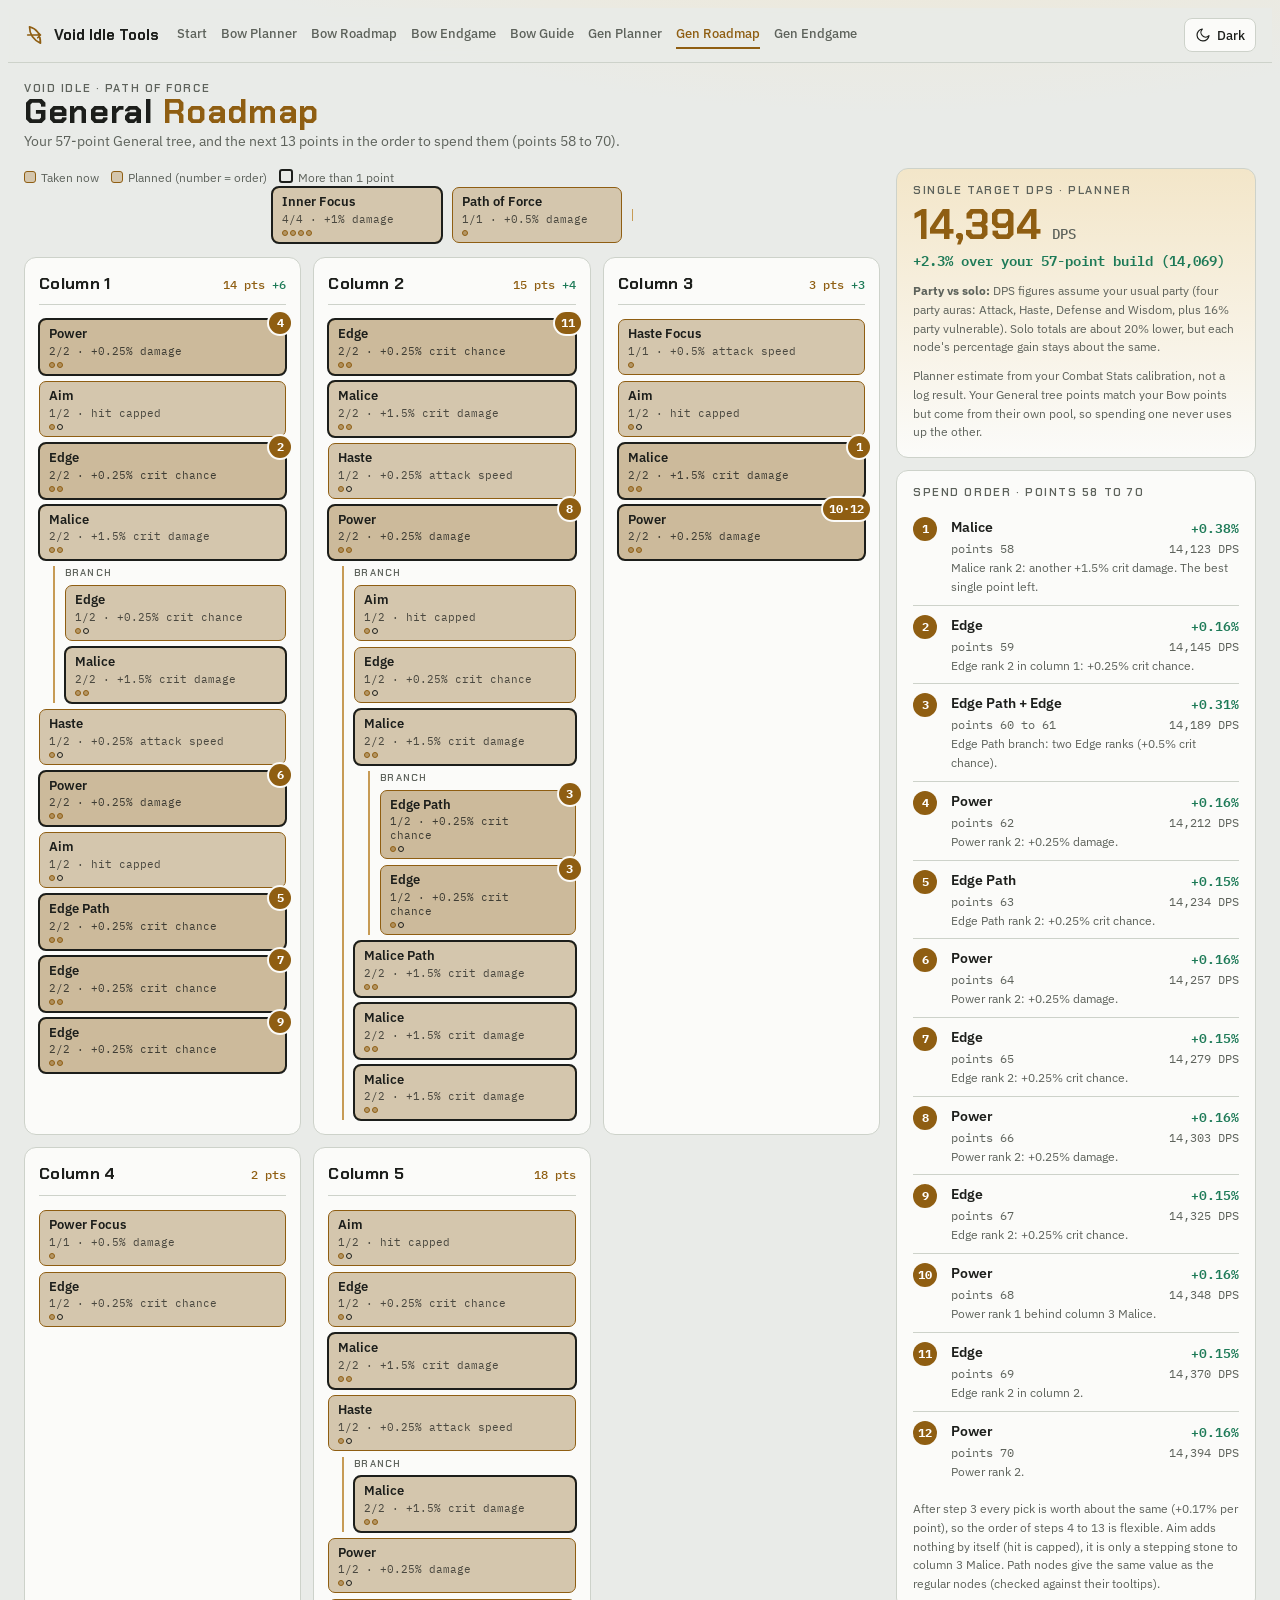
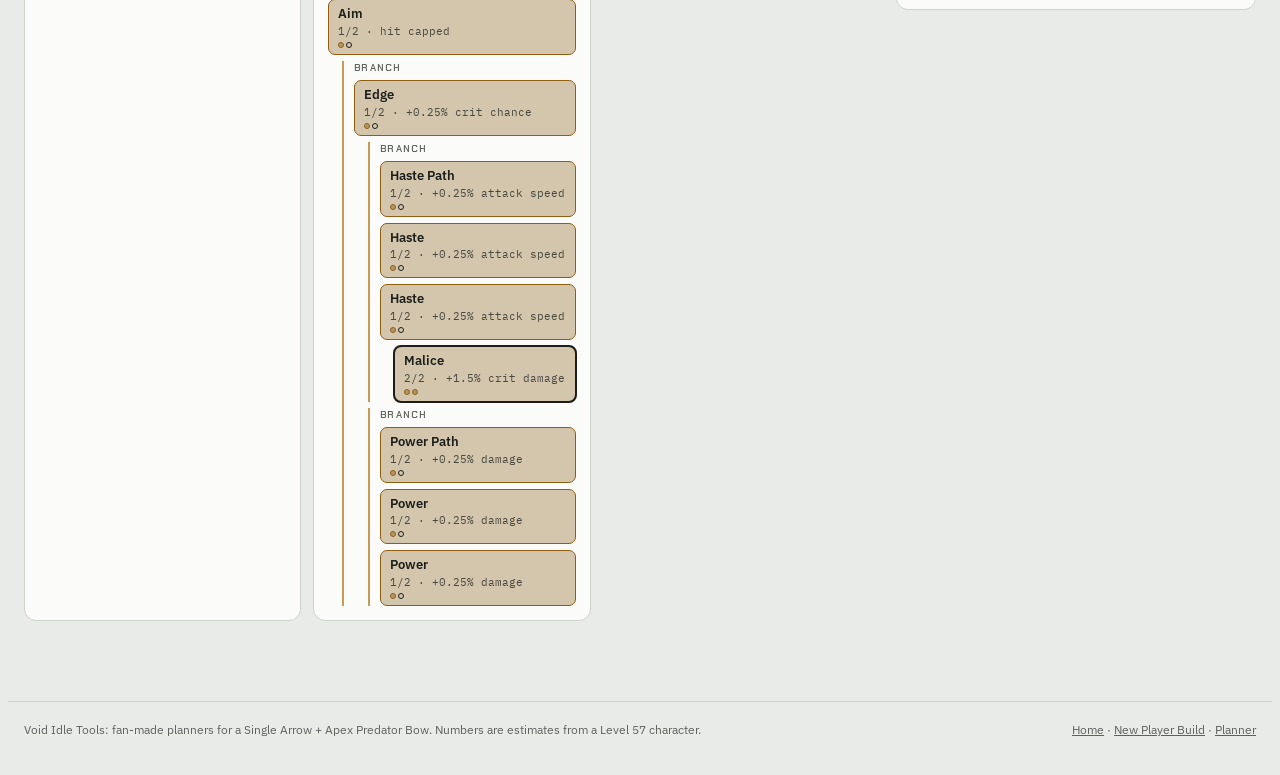
<file: general-roadmap.html>
<!doctype html>
<html lang="en">
<head>
<meta charset="utf-8">
<meta name="viewport" content="width=device-width, initial-scale=1">
<meta name="description" content="The next 15 General points, in order (56 to 70).">
<meta name="theme-color" content="#121315">
<title>General Roadmap</title>
<link rel="preconnect" href="https://fonts.googleapis.com">
<link rel="stylesheet" href="https://fonts.googleapis.com/css2?family=Chakra+Petch:wght@500;600;700&family=IBM+Plex+Sans:wght@400;500;600&family=IBM+Plex+Mono:wght@400;500&display=swap">
<style>
/* Layout: stat strip on top, three-path skill tree on the left, sticky results rail on the right; stacks on phones. */
:root{
  --bg:#121315; --bg2:#17191c; --panel:#1b1e22; --panel2:#262a30; --ink:#ebe6dc; --muted:#9a968c; --line:#30343a;
  --accent:#d6a24a; --accent-soft:#3a2f1c; --accent-ink:#1b1408; --accent-line:#8a6a32;
  --gain:#7cc7a4; --venom:#b897ee; --ability:#6fa8dc; --danger:#ef8b80; --good:#7fd49b;
  --f-display:"Chakra Petch", "Segoe UI", system-ui, sans-serif;
  --f-body:"IBM Plex Sans", system-ui, -apple-system, sans-serif;
  --f-mono:"IBM Plex Mono", ui-monospace, Menlo, Consolas, monospace;
  color-scheme:dark;
}
@media (prefers-color-scheme: light){:root:not([data-theme="dark"]){
  --bg:#e9ebe8; --bg2:#f1f2ef; --panel:#fbfbf9; --panel2:#e3e6e1; --ink:#1c1e1b; --muted:#5d625b; --line:#cdd2ca;
  --accent:#8f5e12; --accent-soft:#f3e6c9; --accent-ink:#ffffff; --accent-line:#c79b55;
  --gain:#1d7a57; --venom:#6f45ad; --ability:#2f6aa3; --danger:#b3261e; --good:#1c7a48; color-scheme:light}}
:root[data-theme="light"]{
  --bg:#e9ebe8; --bg2:#f1f2ef; --panel:#fbfbf9; --panel2:#e3e6e1; --ink:#1c1e1b; --muted:#5d625b; --line:#cdd2ca;
  --accent:#8f5e12; --accent-soft:#f3e6c9; --accent-ink:#ffffff; --accent-line:#c79b55;
  --gain:#1d7a57; --venom:#6f45ad; --ability:#2f6aa3; --danger:#b3261e; --good:#1c7a48; color-scheme:light}
*{box-sizing:border-box}
body{background:var(--bg);background-image:radial-gradient(1200px 500px at 70% -10%,var(--accent-soft),transparent 70%);background-repeat:no-repeat;color:var(--ink);font:14px/1.5 var(--f-body)}
.wrap{max-width:1280px;margin:0 auto;padding-block:20px 48px;padding-inline:16px}
h1,h2,h3{font-family:var(--f-display);text-wrap:balance;margin:0}
h1{font-size:2.1rem;letter-spacing:.02em;line-height:1.05}
h1 .tag{color:var(--accent)}
.sub{color:var(--muted);margin:2px 0 0}
.eyebrow{font:600 .7rem/1 var(--f-display);letter-spacing:.14em;text-transform:uppercase;color:var(--muted)}
header.top{display:flex;flex-wrap:wrap;gap:12px 24px;align-items:end;justify-content:space-between;margin-bottom:16px}
.num{font-family:var(--f-mono);font-variant-numeric:tabular-nums}
button{font:inherit;color:inherit;cursor:pointer}
button:focus-visible,input:focus-visible,select:focus-visible,textarea:focus-visible{outline:2px solid var(--accent);outline-offset:2px}
.btn{border:1px solid var(--line);background:var(--panel);border-radius:6px;padding:7px 12px;font-weight:600}
.btn:hover{border-color:var(--accent)}
.btn.primary{background:var(--accent);color:var(--accent-ink);border-color:var(--accent)}
.btn:disabled{opacity:.5;cursor:default}

/* stats */
details.stats{background:var(--panel);border:1px solid var(--line);border-radius:10px;margin-bottom:16px}
details.stats>summary{cursor:pointer;padding:12px 16px;display:flex;gap:10px;align-items:center;flex-wrap:wrap;list-style:none}
details.stats>summary::-webkit-details-marker{display:none}
details.stats>summary::before{content:"▸";color:var(--muted);transition:transform .15s}
details.stats[open]>summary::before{transform:rotate(90deg)}
.sumline{color:var(--muted);font-size:.85rem}
.statbody{padding:0 16px 16px;display:grid;gap:16px}
.fields{display:grid;grid-template-columns:repeat(auto-fill,minmax(150px,1fr));gap:10px 12px}
.field{display:flex;flex-direction:column;gap:3px;min-width:0}
.field label{font-size:.78rem;color:var(--muted);display:flex;justify-content:space-between;gap:6px}
.field input,.field select{width:100%;background:var(--bg);border:1px solid var(--line);border-radius:6px;padding:6px 8px;color:var(--ink);font:500 .95rem var(--f-mono)}
.field.check{flex-direction:row;align-items:center;gap:8px;padding-top:18px}
.field.check label{color:var(--ink);font-size:.85rem}
.seg{display:inline-flex;border:1px solid var(--line);border-radius:6px;overflow:hidden}
.seg button{border:0;background:transparent;padding:6px 12px;font-weight:600}
.seg button[aria-pressed="true"]{background:var(--accent);color:var(--accent-ink)}

.legend{display:flex;gap:12px;flex-wrap:wrap;font-size:.78rem;color:var(--muted)}
.legend span::before{content:"";display:inline-block;width:10px;height:10px;border-radius:3px;margin-right:5px;vertical-align:-1px;border:1px solid var(--accent)}
.legend .l-sel::before{background:var(--accent)}
.legend .l-av::before{border-style:dashed}
.legend .l-mine::before{background:color-mix(in srgb,var(--accent) 30%,var(--bg2))}
.legend .l-lock::before{border-color:var(--line)}
.legend .l-gain::before{border:0;background:var(--gain)}
.root{display:flex;flex-direction:column;align-items:center;gap:4px;margin-bottom:12px}
.root::after{content:"";width:1px;height:12px;background:var(--accent-line)}
.root .eyebrow{font-size:.62rem}
.cols{display:grid;grid-template-columns:repeat(3,minmax(0,1fr));gap:12px}
@media (max-width:760px){.cols{grid-template-columns:minmax(0,1fr)}}
.col{background:var(--panel);border:1px solid var(--line);border-radius:12px;padding:14px;display:flex;flex-direction:column;gap:14px;min-width:0}
.colhead{display:flex;justify-content:space-between;align-items:baseline;gap:8px;padding-bottom:8px;border-bottom:1px solid var(--line)}
.colhead .pts{font:500 .78rem var(--f-mono);color:var(--accent)}
.col h2{font-size:1.02rem;letter-spacing:.02em}
.grp{display:flex;flex-direction:column;gap:6px}
.grp .gt{font-size:.72rem;color:var(--muted);letter-spacing:.04em}
.grp.fork .gt::after{content:" · pick one";color:var(--accent)}
.node{position:relative;border:1px dashed var(--accent-line);background:var(--bg2);border-radius:7px;padding:6px 9px;min-width:46px;text-align:left;display:flex;flex-direction:column;gap:2px;line-height:1.2;transition:border-color .12s,transform .12s}
.node:hover{border-color:var(--accent);transform:translateY(-1px)}
.node .nm{font-weight:600;font-size:.82rem}
.node .meta{font:400 .68rem var(--f-mono);color:var(--muted)}
.node.sel{background:linear-gradient(180deg,var(--accent),color-mix(in srgb,var(--accent) 82%,#000));border:1px solid var(--accent);color:var(--accent-ink);box-shadow:0 1px 0 rgba(255,255,255,.15) inset}
.node.sel .meta{color:var(--accent-ink);opacity:.8}
.node.mine{border:1px solid var(--accent);background:color-mix(in srgb,var(--accent) 30%,var(--bg2));color:var(--ink)}
.node.mine .meta{color:var(--ink);opacity:.75}
.node.sel.partial{background:linear-gradient(180deg,var(--accent),color-mix(in srgb,var(--accent) 82%,#000))}
.node.lock{border:1px solid var(--line);background:transparent;color:var(--muted)}
.node.lock .nm{font-weight:500}
.node.gated{opacity:.45}
.node .meta b{color:var(--gain);font-weight:600}
.node.sel .meta b{color:inherit}
.node.focus{outline:2px solid var(--accent);outline-offset:2px}
.track{display:inline-flex;align-items:stretch}
.track .node{border-radius:0;margin-left:-1px}
.track .node:first-child{border-radius:7px 0 0 7px;margin-left:0}
.track .node:last-child{border-radius:0 7px 7px 0}
.track .node .nm{font-family:var(--f-display)}
.pips{display:flex;gap:2px;margin-top:2px}
.pips i{width:6px;height:6px;border-radius:50%;border:1px solid currentColor;display:block}
.pips i.on{background:currentColor}
.pips i.mine{background:color-mix(in srgb,var(--accent) 45%,transparent);border-color:var(--accent)}
.legendrows{display:grid;grid-template-columns:auto 1fr auto auto;gap:4px 10px;font-size:.8rem;margin-top:10px;align-items:center}
.legendrows .sw{width:9px;height:9px;border-radius:2px}
.legendrows .v{font-family:var(--f-mono);text-align:right;font-variant-numeric:tabular-nums}
.legendrows .p{font-family:var(--f-mono);color:var(--muted);text-align:right;font-variant-numeric:tabular-nums}
.main{display:grid;grid-template-columns:minmax(0,1fr) 360px;gap:16px;align-items:start}
@media (max-width:980px){.main{grid-template-columns:minmax(0,1fr)}}
.row{display:flex;flex-wrap:wrap;gap:6px;align-items:flex-start}
.caps{margin-top:12px;background:var(--panel);border:1px solid var(--line);border-radius:12px;padding:14px}
.node{cursor:default}.node:hover{transform:none;border-color:var(--accent-line)}
.node.plan{border:1.5px solid var(--accent);background:color-mix(in srgb,var(--accent) 38%,var(--bg2));color:var(--ink);padding-right:30px}
.node.plan .meta{color:var(--ink);opacity:.8}
.badge{position:absolute;top:-8px;right:-6px;min-width:22px;height:22px;border-radius:11px;background:var(--accent);color:var(--accent-ink);font:700 .72rem/22px var(--f-mono);text-align:center;padding:0 6px;box-shadow:0 0 0 2px var(--panel);white-space:nowrap}
.pips i.plan{background:color-mix(in srgb,var(--accent) 45%,transparent);border-color:var(--accent)}
.card{background:var(--panel);border:1px solid var(--line);border-radius:12px;padding:16px}
.rail{display:flex;flex-direction:column;gap:12px;position:sticky;top:12px}
.hero{background:linear-gradient(180deg,var(--accent-soft),var(--panel))}
.big{font:700 2.6rem/1 var(--f-display);color:var(--accent);margin:8px 0 2px}
.big small{font:500 .9rem var(--f-mono);color:var(--muted)}
.up{color:var(--gain);font:600 .85rem var(--f-mono)}
ol.steps{list-style:none;margin:10px 0 0;padding:0;display:flex;flex-direction:column}
ol.steps li{display:grid;grid-template-columns:28px 1fr auto;gap:2px 10px;padding:9px 0;border-top:1px solid var(--line)}
ol.steps li:first-child{border-top:0}
.n{grid-row:span 2;width:24px;height:24px;border-radius:12px;background:var(--accent);color:var(--accent-ink);font:700 .75rem/24px var(--f-mono);text-align:center}
.nm2{font-weight:600}.pt{font:.72rem var(--f-mono);color:var(--muted)}
.g{font:600 .8rem var(--f-mono);color:var(--gain);text-align:right}
.d{grid-column:2/4;font-size:.78rem;color:var(--muted)}
.dps{font:.72rem var(--f-mono);color:var(--muted);text-align:right}
.warn{font-size:.78rem;color:var(--muted);margin:10px 0 0}
.legend .l-plan::before{background:color-mix(in srgb,var(--accent) 30%,var(--bg2))}
.legend .l-sel::before{background:var(--accent)}
.node.multi{outline:2.5px solid var(--ink);outline-offset:-1px}
.legend .l-multi::before{background:transparent;border:2.5px solid var(--ink)}
</style>
<link rel="stylesheet" href="site.css">
</head>
<body>
<header class="siteHdr"><div class="in"><a class="brand" href="/"><svg viewBox="0 0 24 24" fill="none" stroke="currentColor" stroke-width="1.8" stroke-linecap="round" stroke-linejoin="round" aria-hidden="true"><path d="M6 3c8 2 12 8 12 18M6 3c0 8 4 14 12 18M4 12h14m-3-3 3 3-3 3"/></svg> Void Idle Tools</a><nav aria-label="Site"><a href="/new-player">Start</a><a href="/bow-planner">Bow Planner</a><a href="/bow-roadmap">Bow Roadmap</a><a href="/bow-endgame">Bow Endgame</a><a href="/bow-build">Bow Guide</a><a href="/general-planner">Gen Planner</a><a href="/general-roadmap" aria-current="page">Gen Roadmap</a><a href="/general-endgame">Gen Endgame</a></nav><div class="tools"><button type="button" class="sbtn" data-themebtn aria-label="Switch theme"><svg viewBox="0 0 24 24" fill="none" stroke="currentColor" stroke-width="1.8" stroke-linecap="round" stroke-linejoin="round" aria-hidden="true"><path d="M21 13A9 9 0 1 1 11 3a7 7 0 0 0 10 10z"/></svg><span class="lbl">Light</span></button></div></div></header>

<div class="wrap">
 <header class="top"><div><div class="eyebrow">Void Idle · Path of Force</div><h1>General <span class="tag">Roadmap</span></h1><p class="sub">Your 57-point General tree, and the next 13 points in the order to spend them (points 58 to 70).</p></div></header>
 <div class="main">
  <div>
   <div class="treehead"><div class="legend"><span class="l-mine">Taken now</span><span class="l-plan">Planned (number = order)</span><span class="l-multi">More than 1 point</span></div></div>
   <div class="cols" id="cols" style="grid-template-columns:repeat(auto-fit,minmax(260px,1fr))"></div>
  </div>
  <div class="rail">
   <div class="card hero"><div class="eyebrow">Single target DPS · planner</div>
    <div class="big"><span id="dpsEnd"></span> <small>DPS</small></div>
    <div class="up" id="dpsUp"></div><p class="warn"><b>Party vs solo:</b> DPS figures assume your usual party (four party auras: Attack, Haste, Defense and Wisdom, plus 16% party vulnerable). Solo totals are about 20% lower, but each node's percentage gain stays about the same.</p>
    <p class="warn">Planner estimate from your Combat Stats calibration, not a log result. Your General tree points match your Bow points but come from their own pool, so spending one never uses up the other.</p></div>
   <div class="card"><div class="eyebrow">Spend order · points 58 to 70</div><ol class="steps" id="steps"></ol>
    <p class="warn">After step 3 every pick is worth about the same (+0.17% per point), so the order of steps 4 to 13 is flexible. Aim adds nothing by itself (hit is capped), it is only a stepping stone to column 3 Malice. Path nodes give the same value as the regular nodes (checked against their tooltips).</p></div>
  </div>
 </div>
</div>
<style>
.chainv{display:flex;flex-direction:column;gap:6px}
.hang{margin-left:14px;padding-left:10px;border-left:2px solid var(--accent-line);display:flex;flex-direction:column;gap:6px;position:relative}
.hangtag{font:600 .6rem var(--f-display);letter-spacing:.12em;text-transform:uppercase;color:var(--muted)}
.leafwrap{margin-left:14px;display:flex;flex-direction:column;gap:6px}
</style>
<script>

// ---------- data ----------
const TYPES={
  power:{name:"Power",max:2,fx:{dmg:.25},txt:"+0.25% damage"},
  aim:{name:"Aim",max:2,fx:{},txt:"+0.25% hit (capped at 95%)"},
  edge:{name:"Edge",max:2,fx:{crit:.25},txt:"+0.25% crit chance"},
  malice:{name:"Malice",max:2,fx:{cd:1.5},txt:"+1.5% crit damage"},
  haste:{name:"Haste",max:2,fx:{spd:.25},txt:"+0.25% attack speed"},
  powerfocus:{name:"Power Focus",max:1,fx:{dmg:.5},txt:"+0.5% damage"},
  hastefocus:{name:"Haste Focus",max:1,fx:{spd:.5},txt:"+0.5% attack speed"},
  pof:{name:"Path of Force",max:1,fx:{dmg:.5},txt:"+0.5% damage"},
  inner:{name:"Inner Focus",max:4,fx:{dmg:1},txt:"+1% damage"}
};
const ANCHOR={dps:14069,crit:68.3,cd:375.53,interval:1.11};
const K={dmgBase:152,cd:.00255,crit:.00622,spd:.00342};
const N=[],byId={},kids={};
function add(id,type,parent,my,label){const n={id,type,parent,my,label:label||TYPES[type].name};N.push(n);byId[id]=n;(kids[parent]=kids[parent]||[]).push(id);return id}
add("inner","inner","",4);
add("pof","pof","inner",1);
const LANES=[];
function lane(key,title,parent,chain,leaves,row){
  let prev=parent;const ids=[];
  chain.forEach((c,i)=>{prev=add(key+"_"+i,c[0],prev,c[1],c[2]);ids.push(prev)});
  const lv=(leaves||[]).map((c,j)=>add(key+"_L"+j,c[0],prev,c[1],c[2]));
  LANES.push({key,title,parent,ids,lv,row});
}
const P="power",A="aim",E="edge",M="malice",H="haste";
lane("c1","Column 1","pof",[[P,1],[A,1],[E,1],[M,2],[H,1],[P,1],[A,1],[E,1,"Edge Path"],[E,1],[E,1]],[[H,0],[A,0]],"main");
lane("c2","Column 2","pof",[[E,1],[M,2],[H,1],[P,1],[H,0],[P,0]],[],"main");
lane("c3","Column 3","pof",[["hastefocus",1],[A,1],[M,1],[P,0]],[],"main");
lane("c4","Column 4","pof",[["powerfocus",1],[E,1],[H,0],[A,0]],[],"main");
lane("c5","Column 5","pof",[[A,1],[E,1],[M,2],[H,1],[P,1],[A,1]],[],"main");
lane("c2b","Column 2 branch","c2_3",[[A,1],[E,1],[M,2],[M,2,"Malice Path"],[M,2],[M,2]],[[E,0],[P,0]],"branch");
lane("c1m","Column 1 side branch","c1_3",[[E,1],[M,2]],[],"branch");
lane("c1a","Aim Path branch","c1_6",[[A,0,"Aim Path"],[A,0],[A,0]],[[M,0],[P,0]],"branch");
lane("c2c","Edge Path branch","c2b_2",[[E,0,"Edge Path"],[E,0],[E,0]],[[H,0],[A,0]],"branch");
lane("c5b","Column 5 branch","c5_3",[[M,2],[H,0]],[],"branch");
lane("c5c","Right branch","c5_5",[[E,1]],[],"branch");
lane("c5d","Haste Path","c5c_0",[[H,1,"Haste Path"],[H,1],[H,1]],[[A,0],[M,2]],"branch");
lane("c5e","Power Path","c5c_0",[[P,1,"Power Path"],[P,1],[P,1]],[[E,0],[H,0]],"branch");

const isPath=n=>false;const mult=n=>isPath(n)?2:1;
const MY={};N.forEach(n=>MY[n.id]=n.my);
const maxOf=id=>TYPES[byId[id].type].max;


function fx(r){const o={dmg:0,cd:0,crit:0,spd:0};for(const n of N){const rk=r[n.id]||0;if(!rk)continue;const f=TYPES[n.type].fx;for(const k in f)o[k]+=f[k]*rk*mult(n)}return o}
const FMY=fx(MY);
const MYR={...MY};
const PLAN=[
 {pts:"58",ids:["c3_2"],why:"Malice rank 2: another +1.5% crit damage. The best single point left."},
 {pts:"59",ids:["c1_2"],why:"Edge rank 2 in column 1: +0.25% crit chance."},
 {pts:"60 to 61",ids:["c2c_0","c2c_1"],why:"Edge Path branch: two Edge ranks (+0.5% crit chance)."},
 {pts:"62",ids:["c1_0"],why:"Power rank 2: +0.25% damage."},
 {pts:"63",ids:["c1_7"],why:"Edge Path rank 2: +0.25% crit chance."},
 {pts:"64",ids:["c1_5"],why:"Power rank 2: +0.25% damage."},
 {pts:"65",ids:["c1_8"],why:"Edge rank 2: +0.25% crit chance."},
 {pts:"66",ids:["c2_3"],why:"Power rank 2: +0.25% damage."},
 {pts:"67",ids:["c1_9"],why:"Edge rank 2: +0.25% crit chance."},
 {pts:"68",ids:["c3_3"],why:"Power rank 1 behind column 3 Malice."},
 {pts:"69",ids:["c2_0"],why:"Edge rank 2 in column 2."},
 {pts:"70",ids:["c3_3"],why:"Power rank 2."}];
const $=id=>document.getElementById(id);
const planned={};PLAN.forEach((s,i)=>s.ids.forEach(id=>{(planned[id]=planned[id]||[]).push(i+1)}));
// cumulative DPS
const rr={...MYR};const dpsAt=[];
const spent2=r=>N.reduce((s,n)=>s+(r[n.id]||0),0);
function dps2(r){const f=fx(r),d={dmg:f.dmg-FMY.dmg,cd:f.cd-FMY.cd,crit:f.crit-FMY.crit,spd:f.spd-FMY.spd};
 return ANCHOR.dps*(1+d.dmg/K.dmgBase)*(1+K.cd*d.cd)*(1+K.crit*d.crit)*(1+K.spd*d.spd)}
let prev=ANCHOR.dps;
$("steps").innerHTML=PLAN.map((s,i)=>{s.ids.forEach(id=>rr[id]++);const d=dps2(rr);const g=(d/prev-1)*100;prev=d;
 const names=s.ids.map(id=>byId[id].label).filter((v,j,a)=>a.indexOf(v)===j).join(" + ");
 return `<li><span class="n">${i+1}</span><span class="nm2">${names}</span><span class="g">${g>0?"+":""}${g.toFixed(2)}%</span><span class="pt">points ${s.pts}</span><span class="dps">${Math.round(d).toLocaleString()} DPS</span><span class="d">${s.why}</span></li>`}).join("");
if(spent2(rr)!==70)console.warn("end points",spent2(rr));
const endD=dps2(rr);$("dpsEnd").textContent=Math.round(endD).toLocaleString();
$("dpsUp").textContent="+"+((endD/ANCHOR.dps-1)*100).toFixed(1)+"% over your 57-point build ("+ANCHOR.dps.toLocaleString()+")";
function nodeEl(id){const n=byId[id],mx=maxOf(id),mine=MYR[id],pl=(planned[id]||[]).length;
 const b=document.createElement("div");b.className="node "+(pl?"plan":"mine");
 const eff=n.type==="aim"?"hit capped":TYPES[n.type].txt.replace(" (capped at 95%)","");
 b.innerHTML=`<span class="nm">${n.label}</span><span class="meta">${mine+pl}/${mx} · ${eff}</span><span class="pips">${Array.from({length:mx},(_,i)=>`<i class="${i<mine?"mine":i<mine+pl?"plan":""}"></i>`).join("")}</span>`;
 if(pl){const bd=document.createElement("span");bd.className="badge";const st=[...new Set(planned[id])];bd.textContent=st.length>1?st.join("·"):st[0];b.appendChild(bd)}
 if(mine+pl>1)b.classList.add('multi');
 return b}
const laneOf=id=>id.split("_")[0];
const isLeaf=id=>/_L\d+$/.test(id);
const shown=id=>(MYR[id]>0)||planned[id]||(kids[id]||[]).some(shown);
function addPts(id){let t=(planned[id]||[]).length;(kids[id]||[]).forEach(k=>t+=addPts(k));return t}
function curPts(id){let t=MYR[id]||0;(kids[id]||[]).forEach(k=>t+=curPts(k));return t}
function renderBranch(id,host){
  if(!shown(id))return;
  host.appendChild(nodeEl(id));
  const ks=(kids[id]||[]).filter(shown);
  const lane=laneOf(id);
  const branches=ks.filter(k=>laneOf(k)!==lane),cont=ks.filter(k=>laneOf(k)===lane&&!isLeaf(k)),leaves=ks.filter(k=>laneOf(k)===lane&&isLeaf(k));
  branches.forEach(k=>{const w=document.createElement("div");w.className="hang";const tag=document.createElement("div");tag.className="hangtag";tag.textContent="branch";w.appendChild(tag);renderBranch(k,w);host.appendChild(w)});
  cont.forEach(k=>renderBranch(k,host));
  leaves.forEach(k=>{const w=document.createElement("div");w.className="leafwrap";renderBranch(k,w);host.appendChild(w)});
}
const topEl=document.createElement("div");topEl.className="root";topEl.style.cssText="flex-direction:row;justify-content:center;gap:10px;margin-bottom:14px";
const tw=document.createElement("div");tw.style.width="170px";tw.appendChild(nodeEl("inner"));const tw2=document.createElement("div");tw2.style.width="170px";tw2.appendChild(nodeEl("pof"));topEl.appendChild(tw);topEl.appendChild(tw2);
$("cols").parentNode.insertBefore(topEl,$("cols"));
$("cols").style.gridTemplateColumns="repeat(auto-fit,minmax(215px,1fr))";
(kids["pof"]||[]).forEach((cid,i)=>{
 const c=document.createElement("div");c.className="col";
 const add=addPts(cid);
 c.innerHTML=`<div class="colhead"><h2>Column ${i+1}</h2><span class="pts">${curPts(cid)} pts${add?` <span style="color:var(--gain)">+${add}</span>`:""}</span></div>`;
 const g=document.createElement("div");g.className="chainv";renderBranch(cid,g);c.appendChild(g);$("cols").appendChild(c)});

</script>

<footer class="siteFtr"><span>Void Idle Tools: fan-made planners for a Single Arrow + Apex Predator Bow. Numbers are estimates from a Level 57 character.</span><span><a href="/">Home</a> · <a href="/new-player">New Player Build</a> · <a href="/bow-planner">Planner</a></span></footer>
<div class="sdrawer" id="sdrawer" role="dialog" aria-modal="true" aria-label="All pages"><div class="sheet"><a href="/">Home</a><h3>Start here</h3><a href="/new-player">New Player Build</a><h3>Bow tree</h3><a href="/bow-planner">Bow Planner</a><a href="/bow-roadmap">Bow Roadmap</a><a href="/bow-endgame">Bow Endgame</a><a href="/bow-build">Bow Build Guide</a><h3>General tree</h3><a href="/general-planner">General Planner</a><a href="/general-roadmap" aria-current="page">General Roadmap</a><a href="/general-endgame">General Endgame</a><h3>Display</h3><a href="#" data-themebtn onclick="return false">Switch light or dark theme</a></div></div>
<nav class="bnav" aria-label="Quick links"><a href="/"><svg viewBox="0 0 24 24" fill="none" stroke="currentColor" stroke-width="1.8" stroke-linecap="round" stroke-linejoin="round" aria-hidden="true"><path d="M3 11 12 3l9 8M5 10v10h5v-6h4v6h5V10"/></svg><span>Home</span></a><a href="/new-player"><svg viewBox="0 0 24 24" fill="none" stroke="currentColor" stroke-width="1.8" stroke-linecap="round" stroke-linejoin="round" aria-hidden="true"><path d="M5 21V4m0 0h11l-2 4 2 4H5"/></svg><span>Start</span></a><a href="/bow-planner"><svg viewBox="0 0 24 24" fill="none" stroke="currentColor" stroke-width="1.8" stroke-linecap="round" stroke-linejoin="round" aria-hidden="true"><path d="M4 20V10m6 10V4m6 16v-7m4 7H2"/></svg><span>Planner</span></a><a href="/bow-build"><svg viewBox="0 0 24 24" fill="none" stroke="currentColor" stroke-width="1.8" stroke-linecap="round" stroke-linejoin="round" aria-hidden="true"><path d="M4 5a2 2 0 0 1 2-2h13v16H6a2 2 0 0 0-2 2zM4 19a2 2 0 0 1 2-2h13"/></svg><span>Guide</span></a><button type="button" data-menu aria-label="All pages"><svg viewBox="0 0 24 24" fill="none" stroke="currentColor" stroke-width="1.8" stroke-linecap="round" stroke-linejoin="round" aria-hidden="true"><path d="M4 6h16M4 12h16M4 18h16"/></svg><span>Menu</span></button></nav>
<script src="site.js" defer></script>
</body>
</html>
</file>
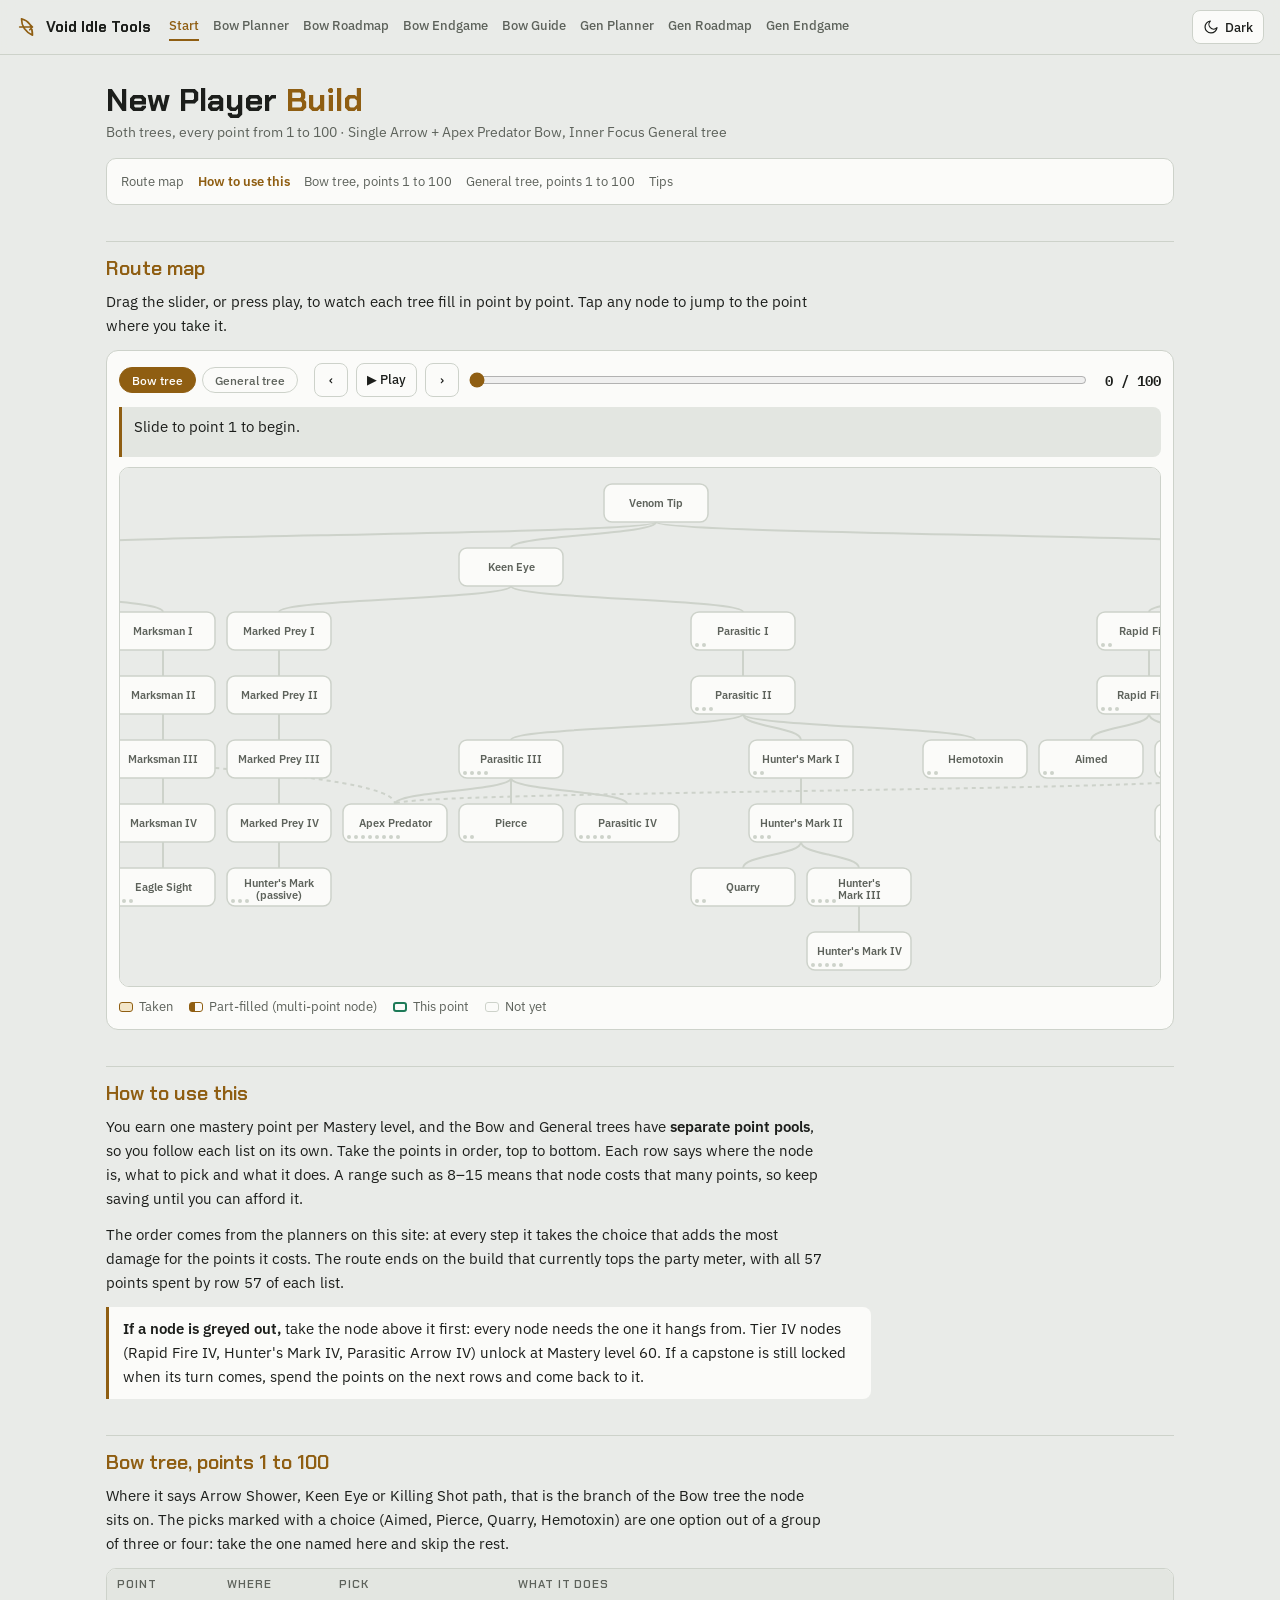
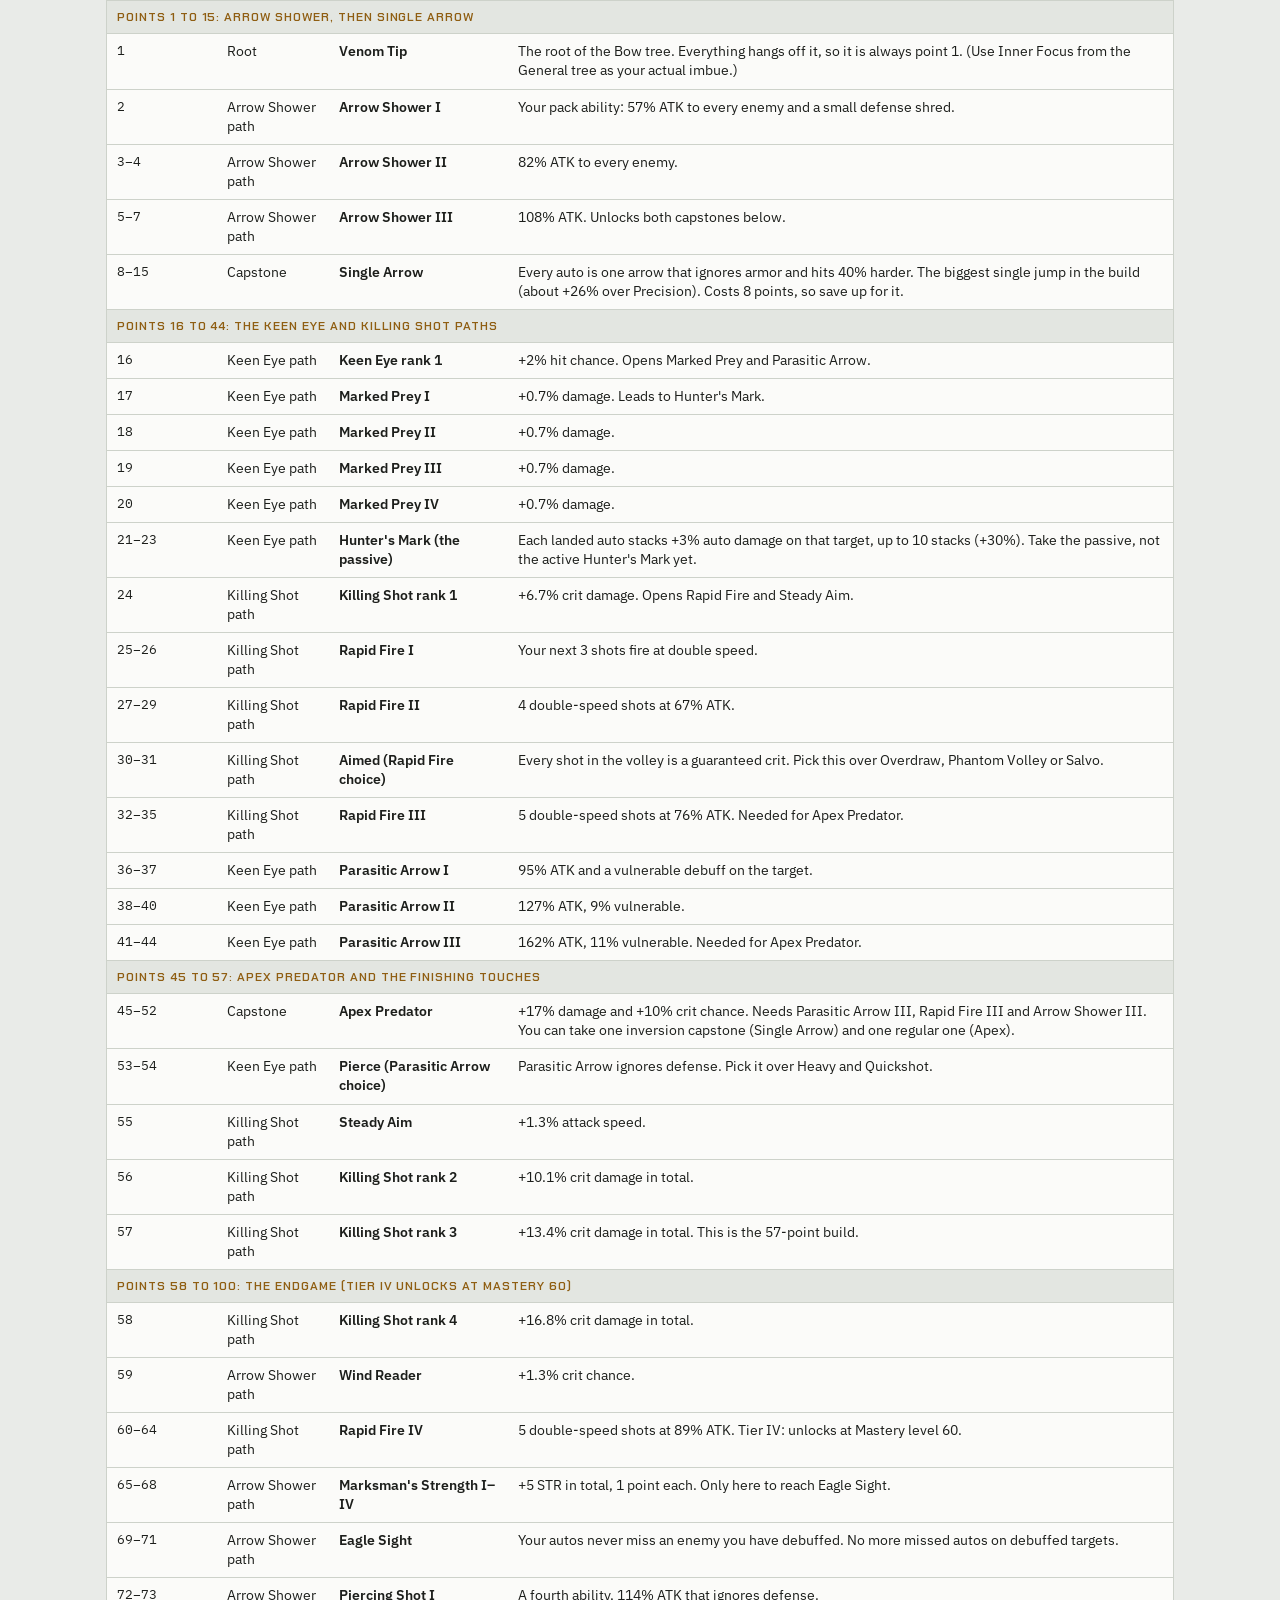
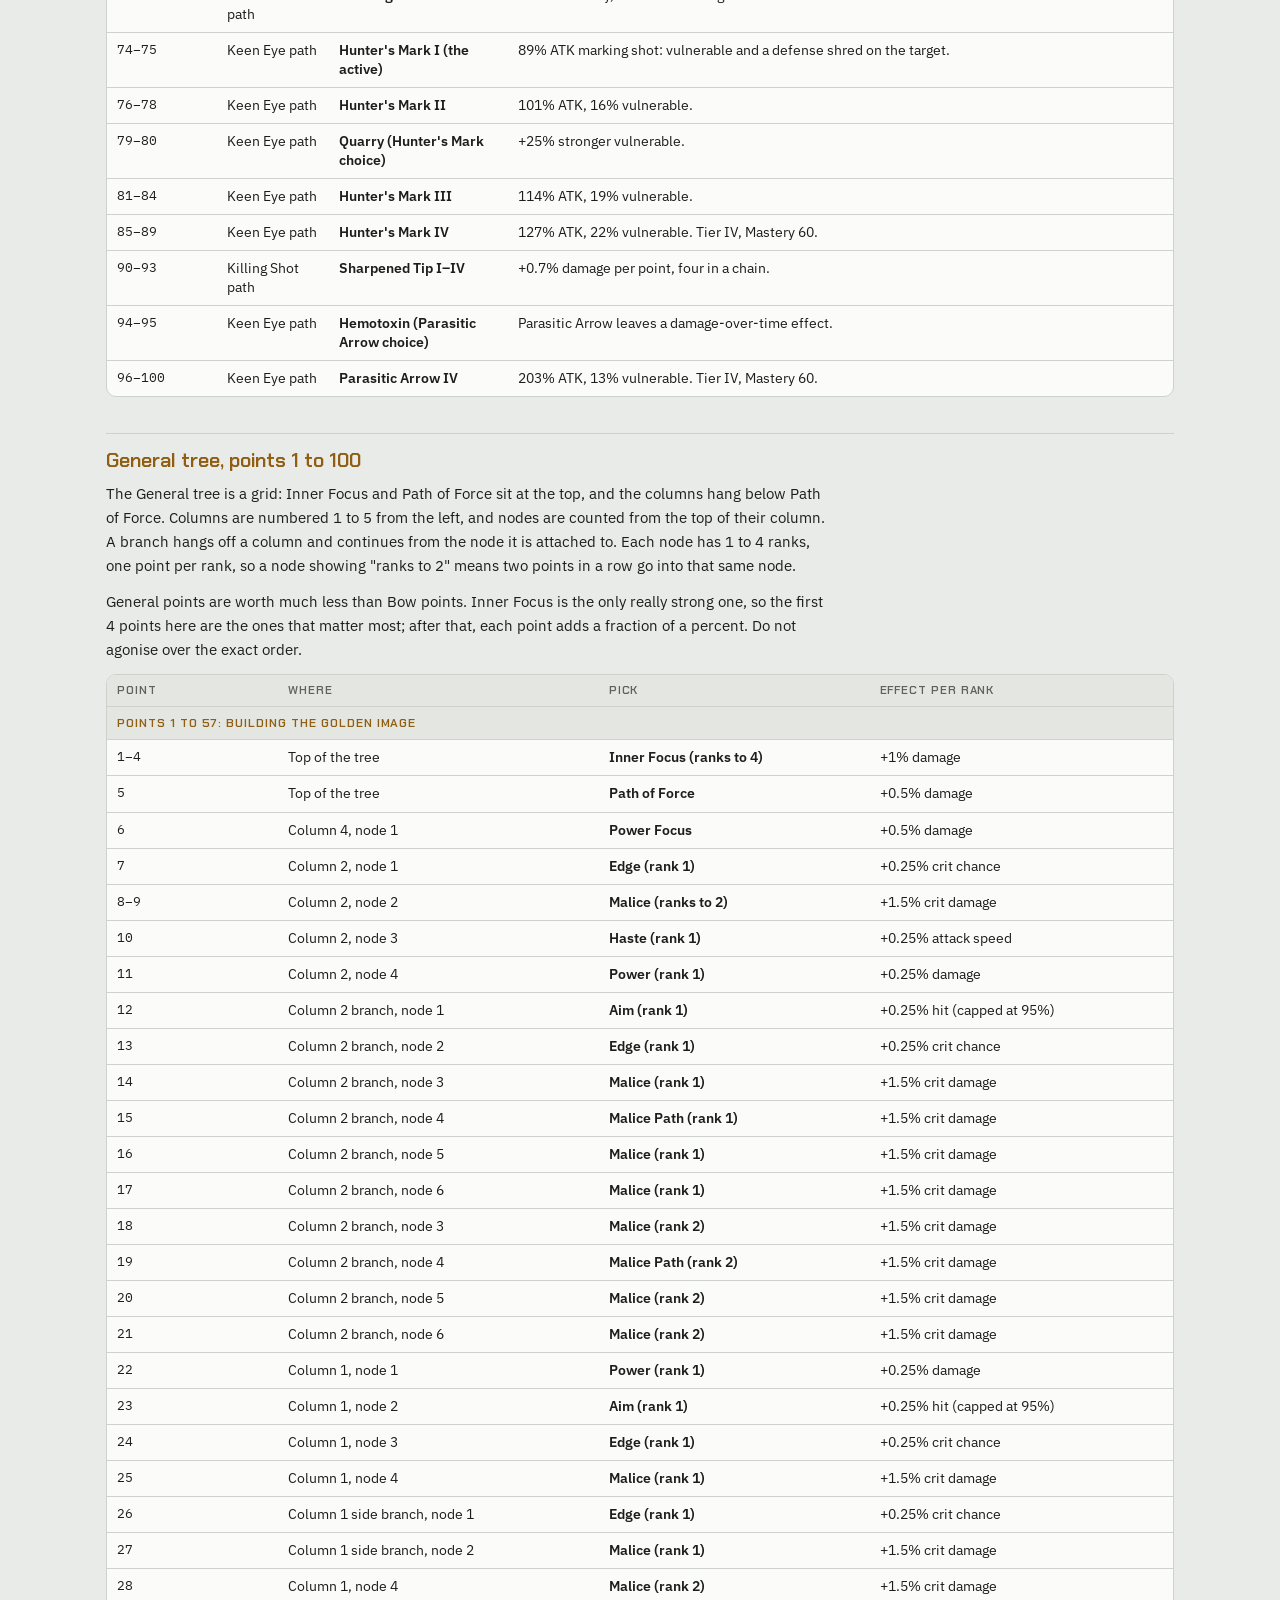
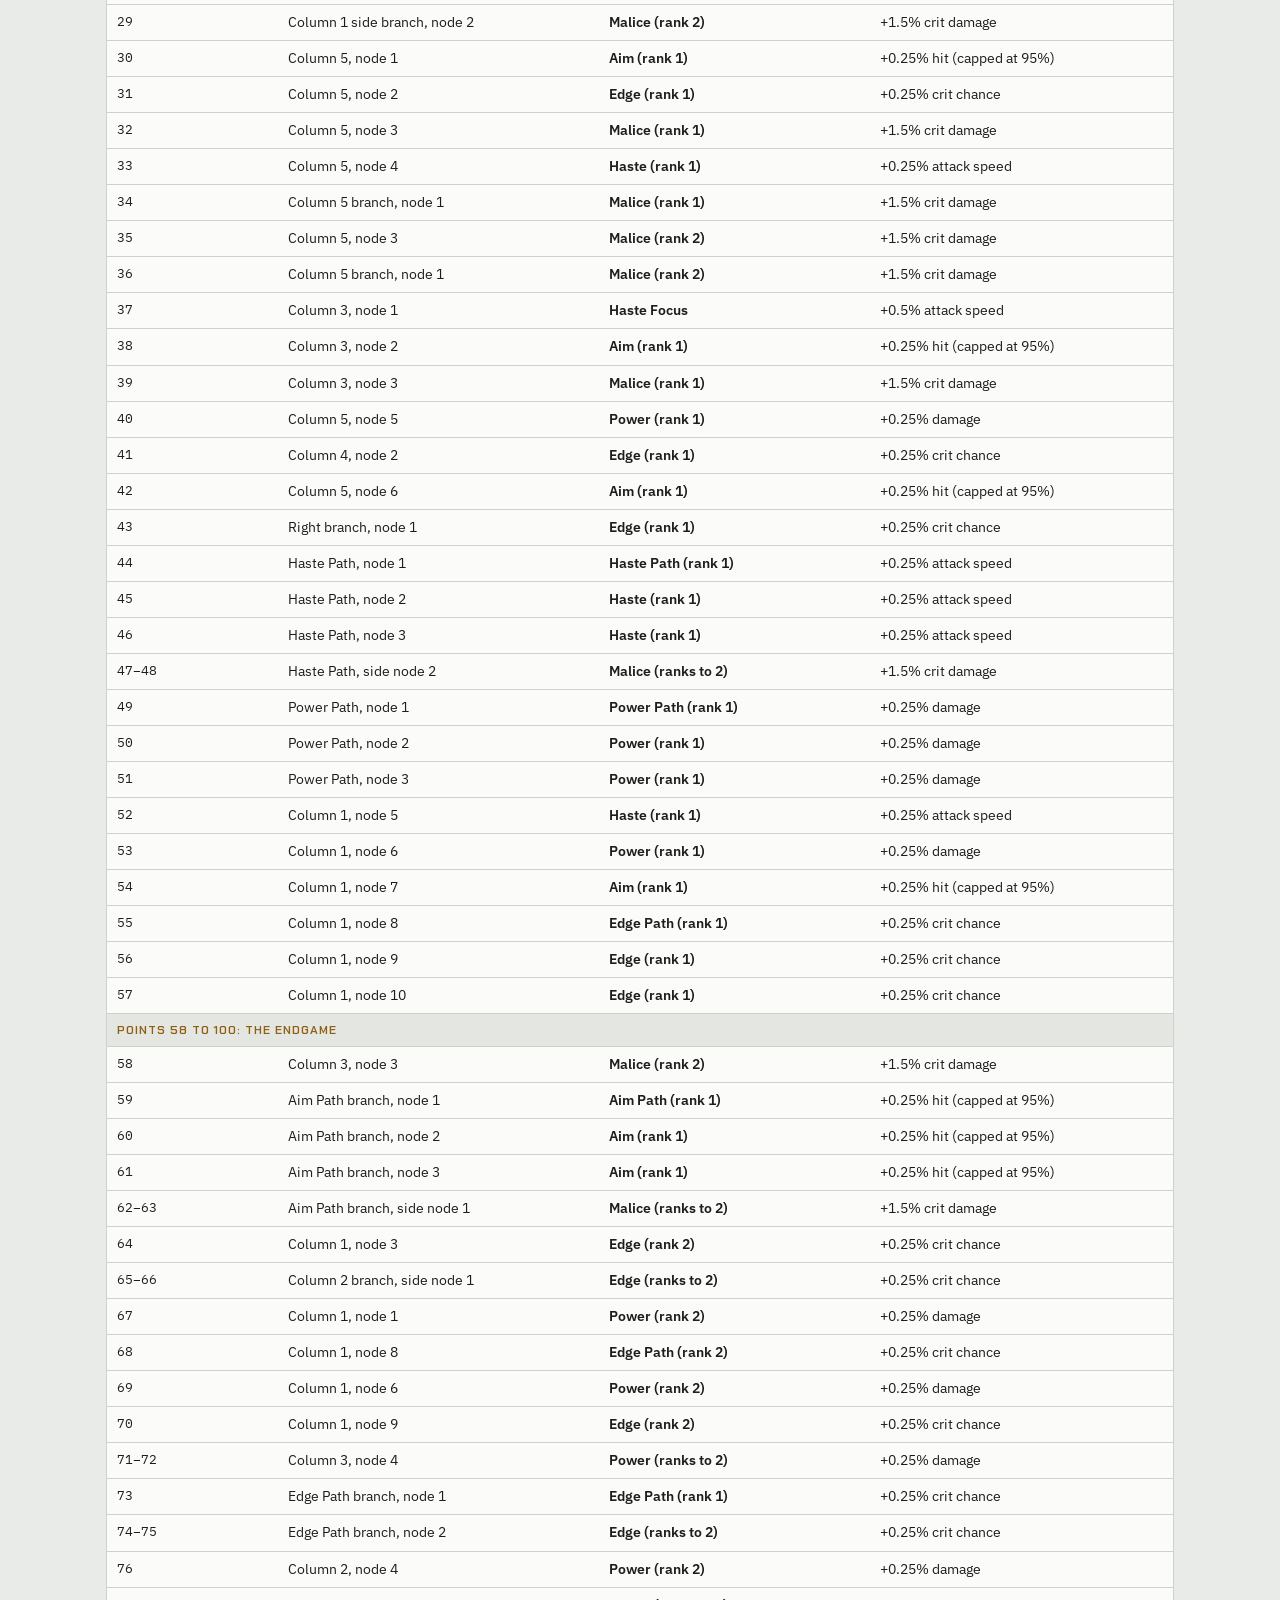
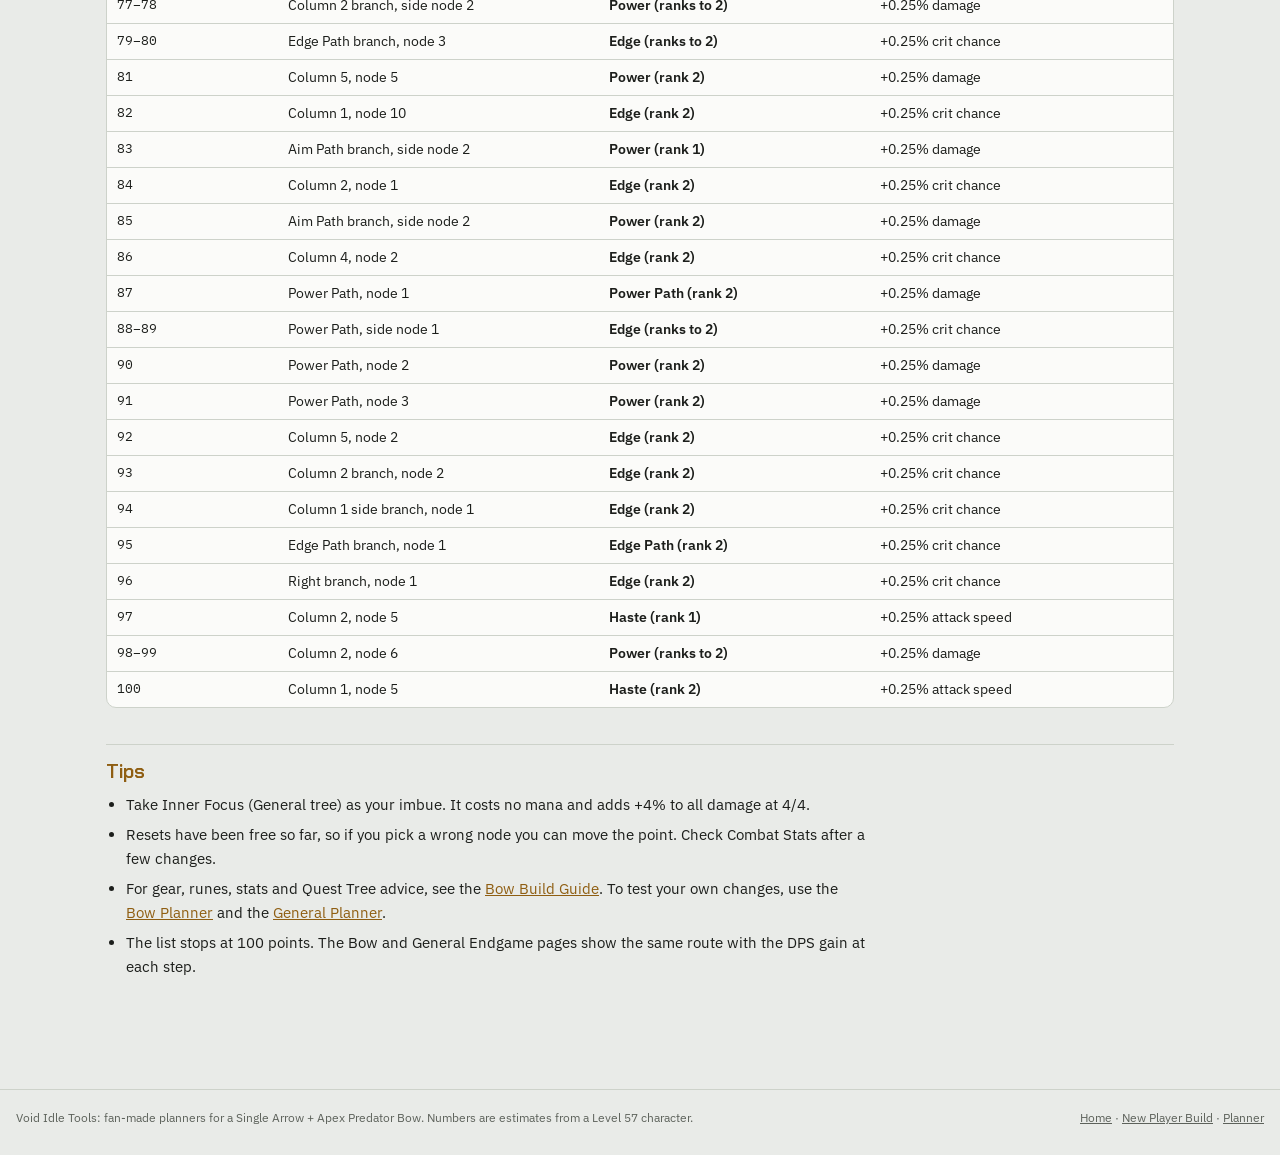
<file: new-player.html>
<!doctype html>
<html lang="en">
<head>
<meta charset="utf-8">
<meta name="viewport" content="width=device-width, initial-scale=1">
<meta name="description" content="Every point from 1 to 100 for both trees, with a visual map of the route.">
<meta name="theme-color" content="#121315">
<title>New Player Build</title>
<link rel="preconnect" href="https://fonts.googleapis.com">
<link rel="stylesheet" href="https://fonts.googleapis.com/css2?family=Chakra+Petch:wght@500;600;700&family=IBM+Plex+Sans:wght@400;500;600&family=IBM+Plex+Mono:wght@400;500&display=swap">
<style>:root{
  --bg:#121315; --bg2:#17191c; --panel:#1b1e22; --panel2:#262a30; --ink:#ebe6dc; --muted:#9a968c; --line:#30343a;
  --accent:#d6a24a; --accent-soft:#3a2f1c; --accent-ink:#1b1408; --accent-line:#8a6a32;
  --gain:#7cc7a4; --venom:#b897ee; --ability:#6fa8dc; --danger:#ef8b80; --good:#7fd49b;
  --f-display:"Chakra Petch", "Segoe UI", system-ui, sans-serif;
  --f-body:"IBM Plex Sans", system-ui, -apple-system, sans-serif;
  --f-mono:"IBM Plex Mono", ui-monospace, Menlo, Consolas, monospace;
  color-scheme:dark;
}
@media (prefers-color-scheme: light){:root:not([data-theme="dark"]){
  --bg:#e9ebe8; --bg2:#f1f2ef; --panel:#fbfbf9; --panel2:#e3e6e1; --ink:#1c1e1b; --muted:#5d625b; --line:#cdd2ca;
  --accent:#8f5e12; --accent-soft:#f3e6c9; --accent-ink:#ffffff; --accent-line:#c79b55;
  --gain:#1d7a57; --venom:#6f45ad; --ability:#2f6aa3; --danger:#b3261e; --good:#1c7a48; color-scheme:light}}
:root[data-theme="light"]{
  --bg:#e9ebe8; --bg2:#f1f2ef; --panel:#fbfbf9; --panel2:#e3e6e1; --ink:#1c1e1b; --muted:#5d625b; --line:#cdd2ca;
  --accent:#8f5e12; --accent-soft:#f3e6c9; --accent-ink:#ffffff; --accent-line:#c79b55;
  --gain:#1d7a57; --venom:#6f45ad; --ability:#2f6aa3; --danger:#b3261e; --good:#1c7a48; color-scheme:light}
*{box-sizing:border-box}
body{margin:0;background:var(--bg);background-image:radial-gradient(1200px 500px at 70% -10%,var(--accent-soft),transparent 70%);background-repeat:no-repeat;color:var(--ink);font:15px/1.6 var(--f-body)}
.wrap{max-width:1100px;margin:0 auto;padding:20px 16px 64px}
h1{font:700 2rem/1.1 var(--f-display);margin:8px 0 4px}h1 span{color:var(--accent)}
h2{font:600 1.25rem/1.2 var(--f-display);margin:36px 0 10px;padding-top:14px;border-top:1px solid var(--line);color:var(--accent);scroll-margin-top:12px}
h3{font:600 1.05rem var(--f-display);margin:24px 0 8px;scroll-margin-top:12px}h4{font:600 .95rem var(--f-display);margin:18px 0 6px;color:var(--muted)}
p{margin:0 0 12px;max-width:80ch}.note{border-left:3px solid var(--accent);background:var(--panel);padding:10px 14px;border-radius:0 8px 8px 0}.meta{color:var(--muted);font-size:.85rem}
a{color:var(--accent)}b{font-weight:600}
ul{margin:0 0 14px;padding-left:20px;max-width:85ch}li{margin:0 0 6px}
.tw{overflow-x:auto;margin:10px 0 16px;border:1px solid var(--line);border-radius:10px;background:var(--panel)}
table{border-collapse:collapse;width:100%;font-size:.85rem;line-height:1.4}
th,td{padding:8px 10px;text-align:left;vertical-align:top;border-bottom:1px solid var(--line)}
th{font:600 .72rem var(--f-display);letter-spacing:.08em;text-transform:uppercase;color:var(--muted);background:var(--panel2);white-space:nowrap}
tr:last-child td{border-bottom:0}td:first-child{min-width:110px}td{min-width:80px}
.toc{display:flex;flex-wrap:wrap;gap:6px 14px;margin:14px 0 6px;padding:12px 14px;border:1px solid var(--line);border-radius:10px;background:var(--panel);font-size:.82rem}
.toc a{text-decoration:none;color:var(--muted)}.toc a:hover{color:var(--accent)}

.note{border-left:3px solid var(--accent);background:var(--panel);padding:10px 14px;border-radius:0 8px 8px 0;margin:12px 0;max-width:85ch}
.ph td{background:var(--panel2);font:600 .75rem var(--f-display);letter-spacing:.08em;text-transform:uppercase;color:var(--accent)}
td.pt{white-space:nowrap;font-family:var(--f-mono);font-size:.82rem}
#treeApp{border:1px solid var(--line);border-radius:12px;background:var(--panel);padding:12px;margin:10px 0 18px}
#treeApp .ctl{display:flex;flex-wrap:wrap;gap:10px 16px;align-items:center;justify-content:space-between}
#treeApp .tabs{display:flex;gap:6px}#treeApp .sl{display:flex;align-items:center;gap:8px;flex:1;min-width:260px}
#treeApp input[type=range]{flex:1;min-width:120px;accent-color:var(--accent);height:28px}
#treeApp .pts{font:600 .85rem var(--f-mono);min-width:64px;text-align:right}
#treeApp .info{margin:10px 0;padding:8px 12px;border-left:3px solid var(--accent);background:var(--panel2);border-radius:0 8px 8px 0;min-height:3.4em;font-size:.92rem}
#treeApp .m{color:var(--muted)}
#treeApp .canvas{overflow:auto;max-height:520px;border:1px solid var(--line);border-radius:10px;background:var(--bg);padding:12px}
#treeApp svg{display:block;margin:0 auto;overflow:visible}
#treeApp .edge{fill:none;stroke:var(--line);stroke-width:2}#treeApp .edge.rqe{stroke-dasharray:4 4}#treeApp .edge.on{stroke:var(--accent)}
#treeApp .nd{cursor:pointer;outline:none}#treeApp .box{fill:var(--panel);stroke:var(--line);stroke-width:1.5}
#treeApp .fill{fill:var(--accent);opacity:.38;pointer-events:none}
#treeApp .lab{fill:var(--muted);font:600 10.5px var(--f-body);pointer-events:none}
#treeApp .pip{fill:var(--line);pointer-events:none}#treeApp .pip.on{fill:var(--accent)}
#treeApp .nd.part .box{stroke:var(--accent)}#treeApp .nd.part .lab{fill:var(--ink)}
#treeApp .nd.done .box{stroke:var(--accent);fill:var(--accent-soft)}#treeApp .nd.done .fill{opacity:.55}#treeApp .nd.done .lab{fill:var(--ink)}
#treeApp .nd.cur .box{stroke:var(--gain);stroke-width:3;animation:pls 1.1s ease-in-out infinite}
#treeApp .nd:focus-visible .box{stroke:var(--ink);stroke-width:3}#treeApp .nd:hover .box{stroke:var(--accent)}
@keyframes pls{50%{stroke-opacity:.35}}
@media (prefers-reduced-motion:reduce){#treeApp .nd.cur .box{animation:none}}
#treeApp .legend{display:flex;flex-wrap:wrap;gap:6px 16px;margin-top:10px;color:var(--muted);font-size:.8rem}
#treeApp .lg{display:inline-block;width:14px;height:10px;border-radius:3px;border:1.5px solid var(--line);margin-right:6px;vertical-align:-1px}
#treeApp .lg.done{border-color:var(--accent);background:var(--accent-soft)}#treeApp .lg.part{border-color:var(--accent);background:linear-gradient(90deg,var(--accent) 45%,transparent 45%)}#treeApp .lg.cur{border-color:var(--gain);border-width:2.5px}
</style>
<link rel="stylesheet" href="site.css">
</head>
<body>
<header class="siteHdr"><div class="in"><a class="brand" href="/"><svg viewBox="0 0 24 24" fill="none" stroke="currentColor" stroke-width="1.8" stroke-linecap="round" stroke-linejoin="round" aria-hidden="true"><path d="M6 3c8 2 12 8 12 18M6 3c0 8 4 14 12 18M4 12h14m-3-3 3 3-3 3"/></svg> Void Idle Tools</a><nav aria-label="Site"><a href="/new-player" aria-current="page">Start</a><a href="/bow-planner">Bow Planner</a><a href="/bow-roadmap">Bow Roadmap</a><a href="/bow-endgame">Bow Endgame</a><a href="/bow-build">Bow Guide</a><a href="/general-planner">Gen Planner</a><a href="/general-roadmap">Gen Roadmap</a><a href="/general-endgame">Gen Endgame</a></nav><div class="tools"><button type="button" class="sbtn" data-themebtn aria-label="Switch theme"><svg viewBox="0 0 24 24" fill="none" stroke="currentColor" stroke-width="1.8" stroke-linecap="round" stroke-linejoin="round" aria-hidden="true"><path d="M21 13A9 9 0 1 1 11 3a7 7 0 0 0 10 10z"/></svg><span class="lbl">Light</span></button></div></div></header>

<div class="wrap"><h1>New Player <span>Build</span></h1>
<p class="meta">Both trees, every point from 1 to 100 · Single Arrow + Apex Predator Bow, Inner Focus General tree</p>
<nav class="toc"><a href="#map">Route map</a><a href="#how">How to use this</a><a href="#bow">Bow tree, points 1 to 100</a><a href="#general">General tree, points 1 to 100</a><a href="#tips">Tips</a></nav>
<h2 id="map">Route map</h2>
<p>Drag the slider, or press play, to watch each tree fill in point by point. Tap any node to jump to the point where you take it.</p>
<div id="treeApp"><div class="ctl"><div class="tabs" role="tablist"><button type="button" class="chip" data-t="bow" aria-pressed="true">Bow tree</button><button type="button" class="chip" data-t="gen" aria-pressed="false">General tree</button></div>
<div class="sl"><button type="button" class="sbtn" id="tPrev" aria-label="Previous point">&#8249;</button><button type="button" class="sbtn" id="tPlay" aria-label="Play">&#9654; Play</button><button type="button" class="sbtn" id="tNext" aria-label="Next point">&#8250;</button>
<input type="range" id="tRange" min="0" max="100" value="0" step="1" aria-label="Points spent"><span id="tPts" class="pts">0 / 100</span></div></div>
<div id="treeInfo" class="info" aria-live="polite">Slide to point 1 to begin.</div>
<div class="canvas" id="tCanvas" tabindex="0" aria-label="Skill tree map"></div>
<div class="legend"><span><i class="lg done"></i>Taken</span><span><i class="lg part"></i>Part-filled (multi-point node)</span><span><i class="lg cur"></i>This point</span><span><i class="lg none"></i>Not yet</span></div></div>
<script type="application/json" id="treeData">{"bow":{"nodes":[{"id":"venom_tip","name":"Venom Tip","short":"Venom Tip","lp":"","rq":[],"total":1,"eff":"The root of the Bow tree. Everything hangs off it, so it is always point 1. (Use Inner Focus from the General tree as your actual imbue.)"},{"id":"arrow_shower_1","name":"Arrow Shower I","short":"Arrow Shower I","lp":"venom_tip","rq":[],"total":1,"eff":"Your pack ability: 57% ATK to every enemy and a small defense shred."},{"id":"arrow_shower_2","name":"Arrow Shower II","short":"Arrow Shower II","lp":"arrow_shower_1","rq":[],"total":2,"eff":"82% ATK to every enemy."},{"id":"arrow_shower_3","name":"Arrow Shower III","short":"Arrow Shower III","lp":"arrow_shower_2","rq":[],"total":3,"eff":"108% ATK. Unlocks both capstones below."},{"id":"single_arrow","name":"Single Arrow","short":"Single Arrow","lp":"arrow_shower_3","rq":[],"total":8,"eff":"Every auto is one arrow that ignores armor and hits 40% harder. The biggest single jump in the build (about +26% over Precision). Costs 8 points, so save up for it."},{"id":"keen_eye","name":"Keen Eye","short":"Keen Eye","lp":"venom_tip","rq":[],"total":1,"eff":"+2% hit chance. Opens Marked Prey and Parasitic Arrow."},{"id":"marked_prey_1","name":"Marked Prey I","short":"Marked Prey I","lp":"keen_eye","rq":[],"total":1,"eff":"+0.7% damage. Leads to Hunter's Mark."},{"id":"marked_prey_2","name":"Marked Prey II","short":"Marked Prey II","lp":"marked_prey_1","rq":[],"total":1,"eff":"+0.7% damage."},{"id":"marked_prey_3","name":"Marked Prey III","short":"Marked Prey III","lp":"marked_prey_2","rq":[],"total":1,"eff":"+0.7% damage."},{"id":"marked_prey_4","name":"Marked Prey IV","short":"Marked Prey IV","lp":"marked_prey_3","rq":[],"total":1,"eff":"+0.7% damage."},{"id":"hunters_mark","name":"Hunter's Mark (passive)","short":"Hunter's Mark (passive)","lp":"marked_prey_4","rq":[],"total":3,"eff":"Each landed auto stacks +3% auto damage on that target, up to 10 stacks (+30%). Take the passive, not the active Hunter's Mark yet."},{"id":"rapid_draw","name":"Killing Shot","short":"Killing Shot","lp":"venom_tip","rq":[],"total":4,"eff":"+6.7% crit damage. Opens Rapid Fire and Steady Aim."},{"id":"rapid_fire_1","name":"Rapid Fire I","short":"Rapid Fire I","lp":"rapid_draw","rq":[],"total":2,"eff":"Your next 3 shots fire at double speed."},{"id":"rapid_fire_2","name":"Rapid Fire II","short":"Rapid Fire II","lp":"rapid_fire_1","rq":[],"total":3,"eff":"4 double-speed shots at 67% ATK."},{"id":"rf_aimed","name":"Aimed","short":"Aimed","lp":"rapid_fire_2","rq":[],"total":2,"eff":"Every shot in the volley is a guaranteed crit. Pick this over Overdraw, Phantom Volley or Salvo."},{"id":"rapid_fire_3","name":"Rapid Fire III","short":"Rapid Fire III","lp":"rapid_fire_2","rq":[],"total":4,"eff":"5 double-speed shots at 76% ATK. Needed for Apex Predator."},{"id":"parasitic_1","name":"Parasitic Arrow I","short":"Parasitic I","lp":"keen_eye","rq":[],"total":2,"eff":"95% ATK and a vulnerable debuff on the target."},{"id":"parasitic_2","name":"Parasitic Arrow II","short":"Parasitic II","lp":"parasitic_1","rq":[],"total":3,"eff":"127% ATK, 9% vulnerable."},{"id":"parasitic_3","name":"Parasitic Arrow III","short":"Parasitic III","lp":"parasitic_2","rq":[],"total":4,"eff":"162% ATK, 11% vulnerable. Needed for Apex Predator."},{"id":"apex_predator","name":"Apex Predator","short":"Apex Predator","lp":"parasitic_3","rq":["parasitic_3","rapid_fire_3","arrow_shower_3"],"total":8,"eff":"+17% damage and +10% crit chance. Needs Parasitic Arrow III, Rapid Fire III and Arrow Shower III. You can take one inversion capstone (Single Arrow) and one regular one (Apex)."},{"id":"pa_pierce","name":"Pierce","short":"Pierce","lp":"parasitic_3","rq":[],"total":2,"eff":"Parasitic Arrow ignores defense. Pick it over Heavy and Quickshot."},{"id":"steady_aim","name":"Steady Aim","short":"Steady Aim","lp":"rapid_draw","rq":[],"total":1,"eff":"+1.3% attack speed."},{"id":"wind_reader","name":"Wind Reader","short":"Wind Reader","lp":"arrow_shower_1","rq":[],"total":1,"eff":"+1.3% crit chance."},{"id":"rapid_fire_4","name":"Rapid Fire IV","short":"Rapid Fire IV","lp":"rapid_fire_3","rq":[],"total":5,"eff":"5 double-speed shots at 89% ATK. Tier IV: unlocks at Mastery level 60."},{"id":"marksmans_str_1","name":"Marksman's Strength I","short":"Marksman I","lp":"arrow_shower_1","rq":[],"total":1,"eff":"+5 STR in total, 1 point each. Only here to reach Eagle Sight."},{"id":"marksmans_str_2","name":"Marksman's Strength II","short":"Marksman II","lp":"marksmans_str_1","rq":[],"total":1,"eff":"+5 STR in total, 1 point each. Only here to reach Eagle Sight."},{"id":"marksmans_str_3","name":"Marksman's Strength III","short":"Marksman III","lp":"marksmans_str_2","rq":[],"total":1,"eff":"+5 STR in total, 1 point each. Only here to reach Eagle Sight."},{"id":"marksmans_str_4","name":"Marksman's Strength IV","short":"Marksman IV","lp":"marksmans_str_3","rq":[],"total":1,"eff":"+5 STR in total, 1 point each. Only here to reach Eagle Sight."},{"id":"eagle_sight","name":"Eagle Sight","short":"Eagle Sight","lp":"marksmans_str_4","rq":[],"total":3,"eff":"Your autos never miss an enemy you have debuffed. No more missed autos on debuffed targets."},{"id":"piercing_shot_1","name":"Piercing Shot I","short":"Piercing Shot I","lp":"arrow_shower_2","rq":[],"total":2,"eff":"A fourth ability, 114% ATK that ignores defense."},{"id":"hunters_mark_1","name":"Hunter's Mark I","short":"Hunter's Mark I","lp":"parasitic_2","rq":[],"total":2,"eff":"89% ATK marking shot: vulnerable and a defense shred on the target."},{"id":"hunters_mark_2","name":"Hunter's Mark II","short":"Hunter's Mark II","lp":"hunters_mark_1","rq":[],"total":3,"eff":"101% ATK, 16% vulnerable."},{"id":"hm_quarry","name":"Quarry","short":"Quarry","lp":"hunters_mark_2","rq":[],"total":2,"eff":"+25% stronger vulnerable."},{"id":"hunters_mark_3","name":"Hunter's Mark III","short":"Hunter's Mark III","lp":"hunters_mark_2","rq":[],"total":4,"eff":"114% ATK, 19% vulnerable."},{"id":"hunters_mark_4","name":"Hunter's Mark IV","short":"Hunter's Mark IV","lp":"hunters_mark_3","rq":[],"total":5,"eff":"127% ATK, 22% vulnerable. Tier IV, Mastery 60."},{"id":"sharpened_tip_1","name":"Sharpened Tip I","short":"Sharp Tip I","lp":"rapid_draw","rq":[],"total":1,"eff":"+0.7% damage per point, four in a chain."},{"id":"sharpened_tip_2","name":"Sharpened Tip II","short":"Sharp Tip II","lp":"sharpened_tip_1","rq":[],"total":1,"eff":"+0.7% damage per point, four in a chain."},{"id":"sharpened_tip_3","name":"Sharpened Tip III","short":"Sharp Tip III","lp":"sharpened_tip_2","rq":[],"total":1,"eff":"+0.7% damage per point, four in a chain."},{"id":"sharpened_tip_4","name":"Sharpened Tip IV","short":"Sharp Tip IV","lp":"sharpened_tip_3","rq":[],"total":1,"eff":"+0.7% damage per point, four in a chain."},{"id":"pa_hemotoxin","name":"Hemotoxin","short":"Hemotoxin","lp":"parasitic_2","rq":[],"total":2,"eff":"Parasitic Arrow leaves a damage-over-time effect."},{"id":"parasitic_4","name":"Parasitic Arrow IV","short":"Parasitic IV","lp":"parasitic_3","rq":[],"total":5,"eff":"203% ATK, 13% vulnerable. Tier IV, Mastery 60."}],"seq":["venom_tip","arrow_shower_1","arrow_shower_2","arrow_shower_2","arrow_shower_3","arrow_shower_3","arrow_shower_3","single_arrow","single_arrow","single_arrow","single_arrow","single_arrow","single_arrow","single_arrow","single_arrow","keen_eye","marked_prey_1","marked_prey_2","marked_prey_3","marked_prey_4","hunters_mark","hunters_mark","hunters_mark","rapid_draw","rapid_fire_1","rapid_fire_1","rapid_fire_2","rapid_fire_2","rapid_fire_2","rf_aimed","rf_aimed","rapid_fire_3","rapid_fire_3","rapid_fire_3","rapid_fire_3","parasitic_1","parasitic_1","parasitic_2","parasitic_2","parasitic_2","parasitic_3","parasitic_3","parasitic_3","parasitic_3","apex_predator","apex_predator","apex_predator","apex_predator","apex_predator","apex_predator","apex_predator","apex_predator","pa_pierce","pa_pierce","steady_aim","rapid_draw","rapid_draw","rapid_draw","wind_reader","rapid_fire_4","rapid_fire_4","rapid_fire_4","rapid_fire_4","rapid_fire_4","marksmans_str_1","marksmans_str_2","marksmans_str_3","marksmans_str_4","eagle_sight","eagle_sight","eagle_sight","piercing_shot_1","piercing_shot_1","hunters_mark_1","hunters_mark_1","hunters_mark_2","hunters_mark_2","hunters_mark_2","hm_quarry","hm_quarry","hunters_mark_3","hunters_mark_3","hunters_mark_3","hunters_mark_3","hunters_mark_4","hunters_mark_4","hunters_mark_4","hunters_mark_4","hunters_mark_4","sharpened_tip_1","sharpened_tip_2","sharpened_tip_3","sharpened_tip_4","pa_hemotoxin","pa_hemotoxin","parasitic_4","parasitic_4","parasitic_4","parasitic_4","parasitic_4"],"w":104,"h":38},"gen":{"nodes":[{"id":"inner","name":"Inner Focus","short":"Inner Focus","lp":"","rq":[],"total":4,"eff":"+1% damage per rank","where":"Top of the tree"},{"id":"pof","name":"Path of Force","short":"Path of Force","lp":"inner","rq":[],"total":1,"eff":"+0.5% damage per rank","where":"Top of the tree"},{"id":"c4_0","name":"Power Focus","short":"Pwr Focus","lp":"pof","rq":[],"total":1,"eff":"+0.5% damage per rank","where":"Column 4, node 1"},{"id":"c2_0","name":"Edge","short":"Edge","lp":"pof","rq":[],"total":2,"eff":"+0.25% crit chance per rank","where":"Column 2, node 1"},{"id":"c2_1","name":"Malice","short":"Malice","lp":"c2_0","rq":[],"total":2,"eff":"+1.5% crit damage per rank","where":"Column 2, node 2"},{"id":"c2_2","name":"Haste","short":"Haste","lp":"c2_1","rq":[],"total":1,"eff":"+0.25% attack speed per rank","where":"Column 2, node 3"},{"id":"c2_3","name":"Power","short":"Power","lp":"c2_2","rq":[],"total":2,"eff":"+0.25% damage per rank","where":"Column 2, node 4"},{"id":"c2b_0","name":"Aim","short":"Aim","lp":"c2_3","rq":[],"total":1,"eff":"+0.25% hit (capped at 95%) per rank","where":"Column 2 branch, node 1"},{"id":"c2b_1","name":"Edge","short":"Edge","lp":"c2b_0","rq":[],"total":2,"eff":"+0.25% crit chance per rank","where":"Column 2 branch, node 2"},{"id":"c2b_2","name":"Malice","short":"Malice","lp":"c2b_1","rq":[],"total":2,"eff":"+1.5% crit damage per rank","where":"Column 2 branch, node 3"},{"id":"c2b_3","name":"Malice Path","short":"Malice Path","lp":"c2b_2","rq":[],"total":2,"eff":"+1.5% crit damage per rank","where":"Column 2 branch, node 4"},{"id":"c2b_4","name":"Malice","short":"Malice","lp":"c2b_3","rq":[],"total":2,"eff":"+1.5% crit damage per rank","where":"Column 2 branch, node 5"},{"id":"c2b_5","name":"Malice","short":"Malice","lp":"c2b_4","rq":[],"total":2,"eff":"+1.5% crit damage per rank","where":"Column 2 branch, node 6"},{"id":"c1_0","name":"Power","short":"Power","lp":"pof","rq":[],"total":2,"eff":"+0.25% damage per rank","where":"Column 1, node 1"},{"id":"c1_1","name":"Aim","short":"Aim","lp":"c1_0","rq":[],"total":1,"eff":"+0.25% hit (capped at 95%) per rank","where":"Column 1, node 2"},{"id":"c1_2","name":"Edge","short":"Edge","lp":"c1_1","rq":[],"total":2,"eff":"+0.25% crit chance per rank","where":"Column 1, node 3"},{"id":"c1_3","name":"Malice","short":"Malice","lp":"c1_2","rq":[],"total":2,"eff":"+1.5% crit damage per rank","where":"Column 1, node 4"},{"id":"c1m_0","name":"Edge","short":"Edge","lp":"c1_3","rq":[],"total":2,"eff":"+0.25% crit chance per rank","where":"Column 1 side branch, node 1"},{"id":"c1m_1","name":"Malice","short":"Malice","lp":"c1m_0","rq":[],"total":2,"eff":"+1.5% crit damage per rank","where":"Column 1 side branch, node 2"},{"id":"c5_0","name":"Aim","short":"Aim","lp":"pof","rq":[],"total":1,"eff":"+0.25% hit (capped at 95%) per rank","where":"Column 5, node 1"},{"id":"c5_1","name":"Edge","short":"Edge","lp":"c5_0","rq":[],"total":2,"eff":"+0.25% crit chance per rank","where":"Column 5, node 2"},{"id":"c5_2","name":"Malice","short":"Malice","lp":"c5_1","rq":[],"total":2,"eff":"+1.5% crit damage per rank","where":"Column 5, node 3"},{"id":"c5_3","name":"Haste","short":"Haste","lp":"c5_2","rq":[],"total":1,"eff":"+0.25% attack speed per rank","where":"Column 5, node 4"},{"id":"c5b_0","name":"Malice","short":"Malice","lp":"c5_3","rq":[],"total":2,"eff":"+1.5% crit damage per rank","where":"Column 5 branch, node 1"},{"id":"c3_0","name":"Haste Focus","short":"Hst Focus","lp":"pof","rq":[],"total":1,"eff":"+0.5% attack speed per rank","where":"Column 3, node 1"},{"id":"c3_1","name":"Aim","short":"Aim","lp":"c3_0","rq":[],"total":1,"eff":"+0.25% hit (capped at 95%) per rank","where":"Column 3, node 2"},{"id":"c3_2","name":"Malice","short":"Malice","lp":"c3_1","rq":[],"total":2,"eff":"+1.5% crit damage per rank","where":"Column 3, node 3"},{"id":"c5_4","name":"Power","short":"Power","lp":"c5_3","rq":[],"total":2,"eff":"+0.25% damage per rank","where":"Column 5, node 5"},{"id":"c4_1","name":"Edge","short":"Edge","lp":"c4_0","rq":[],"total":2,"eff":"+0.25% crit chance per rank","where":"Column 4, node 2"},{"id":"c5_5","name":"Aim","short":"Aim","lp":"c5_4","rq":[],"total":1,"eff":"+0.25% hit (capped at 95%) per rank","where":"Column 5, node 6"},{"id":"c5c_0","name":"Edge","short":"Edge","lp":"c5_5","rq":[],"total":2,"eff":"+0.25% crit chance per rank","where":"Right branch, node 1"},{"id":"c5d_0","name":"Haste Path","short":"Haste Path","lp":"c5c_0","rq":[],"total":1,"eff":"+0.25% attack speed per rank","where":"Haste Path, node 1"},{"id":"c5d_1","name":"Haste","short":"Haste","lp":"c5d_0","rq":[],"total":1,"eff":"+0.25% attack speed per rank","where":"Haste Path, node 2"},{"id":"c5d_2","name":"Haste","short":"Haste","lp":"c5d_1","rq":[],"total":1,"eff":"+0.25% attack speed per rank","where":"Haste Path, node 3"},{"id":"c5d_L1","name":"Malice","short":"Malice","lp":"c5d_2","rq":[],"total":2,"eff":"+1.5% crit damage per rank","where":"Haste Path, side node 2"},{"id":"c5e_0","name":"Power Path","short":"Power Path","lp":"c5c_0","rq":[],"total":2,"eff":"+0.25% damage per rank","where":"Power Path, node 1"},{"id":"c5e_1","name":"Power","short":"Power","lp":"c5e_0","rq":[],"total":2,"eff":"+0.25% damage per rank","where":"Power Path, node 2"},{"id":"c5e_2","name":"Power","short":"Power","lp":"c5e_1","rq":[],"total":2,"eff":"+0.25% damage per rank","where":"Power Path, node 3"},{"id":"c1_4","name":"Haste","short":"Haste","lp":"c1_3","rq":[],"total":2,"eff":"+0.25% attack speed per rank","where":"Column 1, node 5"},{"id":"c1_5","name":"Power","short":"Power","lp":"c1_4","rq":[],"total":2,"eff":"+0.25% damage per rank","where":"Column 1, node 6"},{"id":"c1_6","name":"Aim","short":"Aim","lp":"c1_5","rq":[],"total":1,"eff":"+0.25% hit (capped at 95%) per rank","where":"Column 1, node 7"},{"id":"c1_7","name":"Edge Path","short":"Edge Path","lp":"c1_6","rq":[],"total":2,"eff":"+0.25% crit chance per rank","where":"Column 1, node 8"},{"id":"c1_8","name":"Edge","short":"Edge","lp":"c1_7","rq":[],"total":2,"eff":"+0.25% crit chance per rank","where":"Column 1, node 9"},{"id":"c1_9","name":"Edge","short":"Edge","lp":"c1_8","rq":[],"total":2,"eff":"+0.25% crit chance per rank","where":"Column 1, node 10"},{"id":"c1a_0","name":"Aim Path","short":"Aim Path","lp":"c1_6","rq":[],"total":1,"eff":"+0.25% hit (capped at 95%) per rank","where":"Aim Path branch, node 1"},{"id":"c1a_1","name":"Aim","short":"Aim","lp":"c1a_0","rq":[],"total":1,"eff":"+0.25% hit (capped at 95%) per rank","where":"Aim Path branch, node 2"},{"id":"c1a_2","name":"Aim","short":"Aim","lp":"c1a_1","rq":[],"total":1,"eff":"+0.25% hit (capped at 95%) per rank","where":"Aim Path branch, node 3"},{"id":"c1a_L0","name":"Malice","short":"Malice","lp":"c1a_2","rq":[],"total":2,"eff":"+1.5% crit damage per rank","where":"Aim Path branch, side node 1"},{"id":"c2b_L0","name":"Edge","short":"Edge","lp":"c2b_5","rq":[],"total":2,"eff":"+0.25% crit chance per rank","where":"Column 2 branch, side node 1"},{"id":"c3_3","name":"Power","short":"Power","lp":"c3_2","rq":[],"total":2,"eff":"+0.25% damage per rank","where":"Column 3, node 4"},{"id":"c2c_0","name":"Edge Path","short":"Edge Path","lp":"c2b_2","rq":[],"total":2,"eff":"+0.25% crit chance per rank","where":"Edge Path branch, node 1"},{"id":"c2c_1","name":"Edge","short":"Edge","lp":"c2c_0","rq":[],"total":2,"eff":"+0.25% crit chance per rank","where":"Edge Path branch, node 2"},{"id":"c2b_L1","name":"Power","short":"Power","lp":"c2b_5","rq":[],"total":2,"eff":"+0.25% damage per rank","where":"Column 2 branch, side node 2"},{"id":"c2c_2","name":"Edge","short":"Edge","lp":"c2c_1","rq":[],"total":2,"eff":"+0.25% crit chance per rank","where":"Edge Path branch, node 3"},{"id":"c1a_L1","name":"Power","short":"Power","lp":"c1a_2","rq":[],"total":2,"eff":"+0.25% damage per rank","where":"Aim Path branch, side node 2"},{"id":"c5e_L0","name":"Edge","short":"Edge","lp":"c5e_2","rq":[],"total":2,"eff":"+0.25% crit chance per rank","where":"Power Path, side node 1"},{"id":"c2_4","name":"Haste","short":"Haste","lp":"c2_3","rq":[],"total":1,"eff":"+0.25% attack speed per rank","where":"Column 2, node 5"},{"id":"c2_5","name":"Power","short":"Power","lp":"c2_4","rq":[],"total":2,"eff":"+0.25% damage per rank","where":"Column 2, node 6"}],"seq":["inner","inner","inner","inner","pof","c4_0","c2_0","c2_1","c2_1","c2_2","c2_3","c2b_0","c2b_1","c2b_2","c2b_3","c2b_4","c2b_5","c2b_2","c2b_3","c2b_4","c2b_5","c1_0","c1_1","c1_2","c1_3","c1m_0","c1m_1","c1_3","c1m_1","c5_0","c5_1","c5_2","c5_3","c5b_0","c5_2","c5b_0","c3_0","c3_1","c3_2","c5_4","c4_1","c5_5","c5c_0","c5d_0","c5d_1","c5d_2","c5d_L1","c5d_L1","c5e_0","c5e_1","c5e_2","c1_4","c1_5","c1_6","c1_7","c1_8","c1_9","c3_2","c1a_0","c1a_1","c1a_2","c1a_L0","c1a_L0","c1_2","c2b_L0","c2b_L0","c1_0","c1_7","c1_5","c1_8","c3_3","c3_3","c2c_0","c2c_1","c2c_1","c2_3","c2b_L1","c2b_L1","c2c_2","c2c_2","c5_4","c1_9","c1a_L1","c2_0","c1a_L1","c4_1","c5e_0","c5e_L0","c5e_L0","c5e_1","c5e_2","c5_1","c2b_1","c1m_0","c2c_0","c5c_0","c2_4","c2_5","c2_5","c1_4"],"w":64,"h":32}}</script>
<h2 id="how">How to use this</h2>
<p>You earn one mastery point per Mastery level, and the Bow and General trees have <b>separate point pools</b>, so you follow each list on its own. Take the points in order, top to bottom. Each row says where the node is, what to pick and what it does. A range such as 8–15 means that node costs that many points, so keep saving until you can afford it.</p>
<p>The order comes from the planners on this site: at every step it takes the choice that adds the most damage for the points it costs. The route ends on the build that currently tops the party meter, with all 57 points spent by row 57 of each list.</p>
<div class="note"><b>If a node is greyed out,</b> take the node above it first: every node needs the one it hangs from. Tier IV nodes (Rapid Fire IV, Hunter's Mark IV, Parasitic Arrow IV) unlock at Mastery level 60. If a capstone is still locked when its turn comes, spend the points on the next rows and come back to it.</div>
<h2 id="bow">Bow tree, points 1 to 100</h2>
<p>Where it says Arrow Shower, Keen Eye or Killing Shot path, that is the branch of the Bow tree the node sits on. The picks marked with a choice (Aimed, Pierce, Quarry, Hemotoxin) are one option out of a group of three or four: take the one named here and skip the rest.</p>
<div class="tw"><table><tr><th>Point</th><th>Where</th><th>Pick</th><th>What it does</th></tr><tr class="ph"><td colspan="4">Points 1 to 15: Arrow Shower, then Single Arrow</td></tr><tr><td class="pt">1</td><td>Root</td><td><b>Venom Tip</b></td><td>The root of the Bow tree. Everything hangs off it, so it is always point 1. (Use Inner Focus from the General tree as your actual imbue.)</td></tr><tr><td class="pt">2</td><td>Arrow Shower path</td><td><b>Arrow Shower I</b></td><td>Your pack ability: 57% ATK to every enemy and a small defense shred.</td></tr><tr><td class="pt">3–4</td><td>Arrow Shower path</td><td><b>Arrow Shower II</b></td><td>82% ATK to every enemy.</td></tr><tr><td class="pt">5–7</td><td>Arrow Shower path</td><td><b>Arrow Shower III</b></td><td>108% ATK. Unlocks both capstones below.</td></tr><tr><td class="pt">8–15</td><td>Capstone</td><td><b>Single Arrow</b></td><td>Every auto is one arrow that ignores armor and hits 40% harder. The biggest single jump in the build (about +26% over Precision). Costs 8 points, so save up for it.</td></tr><tr class="ph"><td colspan="4">Points 16 to 44: the Keen Eye and Killing Shot paths</td></tr><tr><td class="pt">16</td><td>Keen Eye path</td><td><b>Keen Eye rank 1</b></td><td>+2% hit chance. Opens Marked Prey and Parasitic Arrow.</td></tr><tr><td class="pt">17</td><td>Keen Eye path</td><td><b>Marked Prey I</b></td><td>+0.7% damage. Leads to Hunter&#x27;s Mark.</td></tr><tr><td class="pt">18</td><td>Keen Eye path</td><td><b>Marked Prey II</b></td><td>+0.7% damage.</td></tr><tr><td class="pt">19</td><td>Keen Eye path</td><td><b>Marked Prey III</b></td><td>+0.7% damage.</td></tr><tr><td class="pt">20</td><td>Keen Eye path</td><td><b>Marked Prey IV</b></td><td>+0.7% damage.</td></tr><tr><td class="pt">21–23</td><td>Keen Eye path</td><td><b>Hunter&#x27;s Mark (the passive)</b></td><td>Each landed auto stacks +3% auto damage on that target, up to 10 stacks (+30%). Take the passive, not the active Hunter&#x27;s Mark yet.</td></tr><tr><td class="pt">24</td><td>Killing Shot path</td><td><b>Killing Shot rank 1</b></td><td>+6.7% crit damage. Opens Rapid Fire and Steady Aim.</td></tr><tr><td class="pt">25–26</td><td>Killing Shot path</td><td><b>Rapid Fire I</b></td><td>Your next 3 shots fire at double speed.</td></tr><tr><td class="pt">27–29</td><td>Killing Shot path</td><td><b>Rapid Fire II</b></td><td>4 double-speed shots at 67% ATK.</td></tr><tr><td class="pt">30–31</td><td>Killing Shot path</td><td><b>Aimed (Rapid Fire choice)</b></td><td>Every shot in the volley is a guaranteed crit. Pick this over Overdraw, Phantom Volley or Salvo.</td></tr><tr><td class="pt">32–35</td><td>Killing Shot path</td><td><b>Rapid Fire III</b></td><td>5 double-speed shots at 76% ATK. Needed for Apex Predator.</td></tr><tr><td class="pt">36–37</td><td>Keen Eye path</td><td><b>Parasitic Arrow I</b></td><td>95% ATK and a vulnerable debuff on the target.</td></tr><tr><td class="pt">38–40</td><td>Keen Eye path</td><td><b>Parasitic Arrow II</b></td><td>127% ATK, 9% vulnerable.</td></tr><tr><td class="pt">41–44</td><td>Keen Eye path</td><td><b>Parasitic Arrow III</b></td><td>162% ATK, 11% vulnerable. Needed for Apex Predator.</td></tr><tr class="ph"><td colspan="4">Points 45 to 57: Apex Predator and the finishing touches</td></tr><tr><td class="pt">45–52</td><td>Capstone</td><td><b>Apex Predator</b></td><td>+17% damage and +10% crit chance. Needs Parasitic Arrow III, Rapid Fire III and Arrow Shower III. You can take one inversion capstone (Single Arrow) and one regular one (Apex).</td></tr><tr><td class="pt">53–54</td><td>Keen Eye path</td><td><b>Pierce (Parasitic Arrow choice)</b></td><td>Parasitic Arrow ignores defense. Pick it over Heavy and Quickshot.</td></tr><tr><td class="pt">55</td><td>Killing Shot path</td><td><b>Steady Aim</b></td><td>+1.3% attack speed.</td></tr><tr><td class="pt">56</td><td>Killing Shot path</td><td><b>Killing Shot rank 2</b></td><td>+10.1% crit damage in total.</td></tr><tr><td class="pt">57</td><td>Killing Shot path</td><td><b>Killing Shot rank 3</b></td><td>+13.4% crit damage in total. This is the 57-point build.</td></tr><tr class="ph"><td colspan="4">Points 58 to 100: the endgame (Tier IV unlocks at Mastery 60)</td></tr><tr><td class="pt">58</td><td>Killing Shot path</td><td><b>Killing Shot rank 4</b></td><td>+16.8% crit damage in total.</td></tr><tr><td class="pt">59</td><td>Arrow Shower path</td><td><b>Wind Reader</b></td><td>+1.3% crit chance.</td></tr><tr><td class="pt">60–64</td><td>Killing Shot path</td><td><b>Rapid Fire IV</b></td><td>5 double-speed shots at 89% ATK. Tier IV: unlocks at Mastery level 60.</td></tr><tr><td class="pt">65–68</td><td>Arrow Shower path</td><td><b>Marksman&#x27;s Strength I–IV</b></td><td>+5 STR in total, 1 point each. Only here to reach Eagle Sight.</td></tr><tr><td class="pt">69–71</td><td>Arrow Shower path</td><td><b>Eagle Sight</b></td><td>Your autos never miss an enemy you have debuffed. No more missed autos on debuffed targets.</td></tr><tr><td class="pt">72–73</td><td>Arrow Shower path</td><td><b>Piercing Shot I</b></td><td>A fourth ability, 114% ATK that ignores defense.</td></tr><tr><td class="pt">74–75</td><td>Keen Eye path</td><td><b>Hunter&#x27;s Mark I (the active)</b></td><td>89% ATK marking shot: vulnerable and a defense shred on the target.</td></tr><tr><td class="pt">76–78</td><td>Keen Eye path</td><td><b>Hunter&#x27;s Mark II</b></td><td>101% ATK, 16% vulnerable.</td></tr><tr><td class="pt">79–80</td><td>Keen Eye path</td><td><b>Quarry (Hunter&#x27;s Mark choice)</b></td><td>+25% stronger vulnerable.</td></tr><tr><td class="pt">81–84</td><td>Keen Eye path</td><td><b>Hunter&#x27;s Mark III</b></td><td>114% ATK, 19% vulnerable.</td></tr><tr><td class="pt">85–89</td><td>Keen Eye path</td><td><b>Hunter&#x27;s Mark IV</b></td><td>127% ATK, 22% vulnerable. Tier IV, Mastery 60.</td></tr><tr><td class="pt">90–93</td><td>Killing Shot path</td><td><b>Sharpened Tip I–IV</b></td><td>+0.7% damage per point, four in a chain.</td></tr><tr><td class="pt">94–95</td><td>Keen Eye path</td><td><b>Hemotoxin (Parasitic Arrow choice)</b></td><td>Parasitic Arrow leaves a damage-over-time effect.</td></tr><tr><td class="pt">96–100</td><td>Keen Eye path</td><td><b>Parasitic Arrow IV</b></td><td>203% ATK, 13% vulnerable. Tier IV, Mastery 60.</td></tr></table></div>
<h2 id="general">General tree, points 1 to 100</h2>
<p>The General tree is a grid: Inner Focus and Path of Force sit at the top, and the columns hang below Path of Force. Columns are numbered 1 to 5 from the left, and nodes are counted from the top of their column. A branch hangs off a column and continues from the node it is attached to. Each node has 1 to 4 ranks, one point per rank, so a node showing "ranks to 2" means two points in a row go into that same node.</p>
<p>General points are worth much less than Bow points. Inner Focus is the only really strong one, so the first 4 points here are the ones that matter most; after that, each point adds a fraction of a percent. Do not agonise over the exact order.</p>
<div class="tw"><table><tr><th>Point</th><th>Where</th><th>Pick</th><th>Effect per rank</th></tr><tr class="ph"><td colspan="4">Points 1 to 57: building the golden image</td></tr><tr><td class="pt">1–4</td><td>Top of the tree</td><td><b>Inner Focus (ranks to 4)</b></td><td>+1% damage</td></tr><tr><td class="pt">5</td><td>Top of the tree</td><td><b>Path of Force</b></td><td>+0.5% damage</td></tr><tr><td class="pt">6</td><td>Column 4, node 1</td><td><b>Power Focus</b></td><td>+0.5% damage</td></tr><tr><td class="pt">7</td><td>Column 2, node 1</td><td><b>Edge (rank 1)</b></td><td>+0.25% crit chance</td></tr><tr><td class="pt">8–9</td><td>Column 2, node 2</td><td><b>Malice (ranks to 2)</b></td><td>+1.5% crit damage</td></tr><tr><td class="pt">10</td><td>Column 2, node 3</td><td><b>Haste (rank 1)</b></td><td>+0.25% attack speed</td></tr><tr><td class="pt">11</td><td>Column 2, node 4</td><td><b>Power (rank 1)</b></td><td>+0.25% damage</td></tr><tr><td class="pt">12</td><td>Column 2 branch, node 1</td><td><b>Aim (rank 1)</b></td><td>+0.25% hit (capped at 95%)</td></tr><tr><td class="pt">13</td><td>Column 2 branch, node 2</td><td><b>Edge (rank 1)</b></td><td>+0.25% crit chance</td></tr><tr><td class="pt">14</td><td>Column 2 branch, node 3</td><td><b>Malice (rank 1)</b></td><td>+1.5% crit damage</td></tr><tr><td class="pt">15</td><td>Column 2 branch, node 4</td><td><b>Malice Path (rank 1)</b></td><td>+1.5% crit damage</td></tr><tr><td class="pt">16</td><td>Column 2 branch, node 5</td><td><b>Malice (rank 1)</b></td><td>+1.5% crit damage</td></tr><tr><td class="pt">17</td><td>Column 2 branch, node 6</td><td><b>Malice (rank 1)</b></td><td>+1.5% crit damage</td></tr><tr><td class="pt">18</td><td>Column 2 branch, node 3</td><td><b>Malice (rank 2)</b></td><td>+1.5% crit damage</td></tr><tr><td class="pt">19</td><td>Column 2 branch, node 4</td><td><b>Malice Path (rank 2)</b></td><td>+1.5% crit damage</td></tr><tr><td class="pt">20</td><td>Column 2 branch, node 5</td><td><b>Malice (rank 2)</b></td><td>+1.5% crit damage</td></tr><tr><td class="pt">21</td><td>Column 2 branch, node 6</td><td><b>Malice (rank 2)</b></td><td>+1.5% crit damage</td></tr><tr><td class="pt">22</td><td>Column 1, node 1</td><td><b>Power (rank 1)</b></td><td>+0.25% damage</td></tr><tr><td class="pt">23</td><td>Column 1, node 2</td><td><b>Aim (rank 1)</b></td><td>+0.25% hit (capped at 95%)</td></tr><tr><td class="pt">24</td><td>Column 1, node 3</td><td><b>Edge (rank 1)</b></td><td>+0.25% crit chance</td></tr><tr><td class="pt">25</td><td>Column 1, node 4</td><td><b>Malice (rank 1)</b></td><td>+1.5% crit damage</td></tr><tr><td class="pt">26</td><td>Column 1 side branch, node 1</td><td><b>Edge (rank 1)</b></td><td>+0.25% crit chance</td></tr><tr><td class="pt">27</td><td>Column 1 side branch, node 2</td><td><b>Malice (rank 1)</b></td><td>+1.5% crit damage</td></tr><tr><td class="pt">28</td><td>Column 1, node 4</td><td><b>Malice (rank 2)</b></td><td>+1.5% crit damage</td></tr><tr><td class="pt">29</td><td>Column 1 side branch, node 2</td><td><b>Malice (rank 2)</b></td><td>+1.5% crit damage</td></tr><tr><td class="pt">30</td><td>Column 5, node 1</td><td><b>Aim (rank 1)</b></td><td>+0.25% hit (capped at 95%)</td></tr><tr><td class="pt">31</td><td>Column 5, node 2</td><td><b>Edge (rank 1)</b></td><td>+0.25% crit chance</td></tr><tr><td class="pt">32</td><td>Column 5, node 3</td><td><b>Malice (rank 1)</b></td><td>+1.5% crit damage</td></tr><tr><td class="pt">33</td><td>Column 5, node 4</td><td><b>Haste (rank 1)</b></td><td>+0.25% attack speed</td></tr><tr><td class="pt">34</td><td>Column 5 branch, node 1</td><td><b>Malice (rank 1)</b></td><td>+1.5% crit damage</td></tr><tr><td class="pt">35</td><td>Column 5, node 3</td><td><b>Malice (rank 2)</b></td><td>+1.5% crit damage</td></tr><tr><td class="pt">36</td><td>Column 5 branch, node 1</td><td><b>Malice (rank 2)</b></td><td>+1.5% crit damage</td></tr><tr><td class="pt">37</td><td>Column 3, node 1</td><td><b>Haste Focus</b></td><td>+0.5% attack speed</td></tr><tr><td class="pt">38</td><td>Column 3, node 2</td><td><b>Aim (rank 1)</b></td><td>+0.25% hit (capped at 95%)</td></tr><tr><td class="pt">39</td><td>Column 3, node 3</td><td><b>Malice (rank 1)</b></td><td>+1.5% crit damage</td></tr><tr><td class="pt">40</td><td>Column 5, node 5</td><td><b>Power (rank 1)</b></td><td>+0.25% damage</td></tr><tr><td class="pt">41</td><td>Column 4, node 2</td><td><b>Edge (rank 1)</b></td><td>+0.25% crit chance</td></tr><tr><td class="pt">42</td><td>Column 5, node 6</td><td><b>Aim (rank 1)</b></td><td>+0.25% hit (capped at 95%)</td></tr><tr><td class="pt">43</td><td>Right branch, node 1</td><td><b>Edge (rank 1)</b></td><td>+0.25% crit chance</td></tr><tr><td class="pt">44</td><td>Haste Path, node 1</td><td><b>Haste Path (rank 1)</b></td><td>+0.25% attack speed</td></tr><tr><td class="pt">45</td><td>Haste Path, node 2</td><td><b>Haste (rank 1)</b></td><td>+0.25% attack speed</td></tr><tr><td class="pt">46</td><td>Haste Path, node 3</td><td><b>Haste (rank 1)</b></td><td>+0.25% attack speed</td></tr><tr><td class="pt">47–48</td><td>Haste Path, side node 2</td><td><b>Malice (ranks to 2)</b></td><td>+1.5% crit damage</td></tr><tr><td class="pt">49</td><td>Power Path, node 1</td><td><b>Power Path (rank 1)</b></td><td>+0.25% damage</td></tr><tr><td class="pt">50</td><td>Power Path, node 2</td><td><b>Power (rank 1)</b></td><td>+0.25% damage</td></tr><tr><td class="pt">51</td><td>Power Path, node 3</td><td><b>Power (rank 1)</b></td><td>+0.25% damage</td></tr><tr><td class="pt">52</td><td>Column 1, node 5</td><td><b>Haste (rank 1)</b></td><td>+0.25% attack speed</td></tr><tr><td class="pt">53</td><td>Column 1, node 6</td><td><b>Power (rank 1)</b></td><td>+0.25% damage</td></tr><tr><td class="pt">54</td><td>Column 1, node 7</td><td><b>Aim (rank 1)</b></td><td>+0.25% hit (capped at 95%)</td></tr><tr><td class="pt">55</td><td>Column 1, node 8</td><td><b>Edge Path (rank 1)</b></td><td>+0.25% crit chance</td></tr><tr><td class="pt">56</td><td>Column 1, node 9</td><td><b>Edge (rank 1)</b></td><td>+0.25% crit chance</td></tr><tr><td class="pt">57</td><td>Column 1, node 10</td><td><b>Edge (rank 1)</b></td><td>+0.25% crit chance</td></tr><tr class="ph"><td colspan="4">Points 58 to 100: the endgame</td></tr><tr><td class="pt">58</td><td>Column 3, node 3</td><td><b>Malice (rank 2)</b></td><td>+1.5% crit damage</td></tr><tr><td class="pt">59</td><td>Aim Path branch, node 1</td><td><b>Aim Path (rank 1)</b></td><td>+0.25% hit (capped at 95%)</td></tr><tr><td class="pt">60</td><td>Aim Path branch, node 2</td><td><b>Aim (rank 1)</b></td><td>+0.25% hit (capped at 95%)</td></tr><tr><td class="pt">61</td><td>Aim Path branch, node 3</td><td><b>Aim (rank 1)</b></td><td>+0.25% hit (capped at 95%)</td></tr><tr><td class="pt">62–63</td><td>Aim Path branch, side node 1</td><td><b>Malice (ranks to 2)</b></td><td>+1.5% crit damage</td></tr><tr><td class="pt">64</td><td>Column 1, node 3</td><td><b>Edge (rank 2)</b></td><td>+0.25% crit chance</td></tr><tr><td class="pt">65–66</td><td>Column 2 branch, side node 1</td><td><b>Edge (ranks to 2)</b></td><td>+0.25% crit chance</td></tr><tr><td class="pt">67</td><td>Column 1, node 1</td><td><b>Power (rank 2)</b></td><td>+0.25% damage</td></tr><tr><td class="pt">68</td><td>Column 1, node 8</td><td><b>Edge Path (rank 2)</b></td><td>+0.25% crit chance</td></tr><tr><td class="pt">69</td><td>Column 1, node 6</td><td><b>Power (rank 2)</b></td><td>+0.25% damage</td></tr><tr><td class="pt">70</td><td>Column 1, node 9</td><td><b>Edge (rank 2)</b></td><td>+0.25% crit chance</td></tr><tr><td class="pt">71–72</td><td>Column 3, node 4</td><td><b>Power (ranks to 2)</b></td><td>+0.25% damage</td></tr><tr><td class="pt">73</td><td>Edge Path branch, node 1</td><td><b>Edge Path (rank 1)</b></td><td>+0.25% crit chance</td></tr><tr><td class="pt">74–75</td><td>Edge Path branch, node 2</td><td><b>Edge (ranks to 2)</b></td><td>+0.25% crit chance</td></tr><tr><td class="pt">76</td><td>Column 2, node 4</td><td><b>Power (rank 2)</b></td><td>+0.25% damage</td></tr><tr><td class="pt">77–78</td><td>Column 2 branch, side node 2</td><td><b>Power (ranks to 2)</b></td><td>+0.25% damage</td></tr><tr><td class="pt">79–80</td><td>Edge Path branch, node 3</td><td><b>Edge (ranks to 2)</b></td><td>+0.25% crit chance</td></tr><tr><td class="pt">81</td><td>Column 5, node 5</td><td><b>Power (rank 2)</b></td><td>+0.25% damage</td></tr><tr><td class="pt">82</td><td>Column 1, node 10</td><td><b>Edge (rank 2)</b></td><td>+0.25% crit chance</td></tr><tr><td class="pt">83</td><td>Aim Path branch, side node 2</td><td><b>Power (rank 1)</b></td><td>+0.25% damage</td></tr><tr><td class="pt">84</td><td>Column 2, node 1</td><td><b>Edge (rank 2)</b></td><td>+0.25% crit chance</td></tr><tr><td class="pt">85</td><td>Aim Path branch, side node 2</td><td><b>Power (rank 2)</b></td><td>+0.25% damage</td></tr><tr><td class="pt">86</td><td>Column 4, node 2</td><td><b>Edge (rank 2)</b></td><td>+0.25% crit chance</td></tr><tr><td class="pt">87</td><td>Power Path, node 1</td><td><b>Power Path (rank 2)</b></td><td>+0.25% damage</td></tr><tr><td class="pt">88–89</td><td>Power Path, side node 1</td><td><b>Edge (ranks to 2)</b></td><td>+0.25% crit chance</td></tr><tr><td class="pt">90</td><td>Power Path, node 2</td><td><b>Power (rank 2)</b></td><td>+0.25% damage</td></tr><tr><td class="pt">91</td><td>Power Path, node 3</td><td><b>Power (rank 2)</b></td><td>+0.25% damage</td></tr><tr><td class="pt">92</td><td>Column 5, node 2</td><td><b>Edge (rank 2)</b></td><td>+0.25% crit chance</td></tr><tr><td class="pt">93</td><td>Column 2 branch, node 2</td><td><b>Edge (rank 2)</b></td><td>+0.25% crit chance</td></tr><tr><td class="pt">94</td><td>Column 1 side branch, node 1</td><td><b>Edge (rank 2)</b></td><td>+0.25% crit chance</td></tr><tr><td class="pt">95</td><td>Edge Path branch, node 1</td><td><b>Edge Path (rank 2)</b></td><td>+0.25% crit chance</td></tr><tr><td class="pt">96</td><td>Right branch, node 1</td><td><b>Edge (rank 2)</b></td><td>+0.25% crit chance</td></tr><tr><td class="pt">97</td><td>Column 2, node 5</td><td><b>Haste (rank 1)</b></td><td>+0.25% attack speed</td></tr><tr><td class="pt">98–99</td><td>Column 2, node 6</td><td><b>Power (ranks to 2)</b></td><td>+0.25% damage</td></tr><tr><td class="pt">100</td><td>Column 1, node 5</td><td><b>Haste (rank 2)</b></td><td>+0.25% attack speed</td></tr></table></div>
<h2 id="tips">Tips</h2>
<ul>
<li>Take Inner Focus (General tree) as your imbue. It costs no mana and adds +4% to all damage at 4/4.</li>
<li>Resets have been free so far, so if you pick a wrong node you can move the point. Check Combat Stats after a few changes.</li>
<li>For gear, runes, stats and Quest Tree advice, see the <a href="/bow-build">Bow Build Guide</a>. To test your own changes, use the <a href="/bow-planner">Bow Planner</a> and the <a href="/general-planner">General Planner</a>.</li>
<li>The list stops at 100 points. The Bow and General Endgame pages show the same route with the DPS gain at each step.</li>
</ul></div>
<script>(function(){
"use strict";
var D=JSON.parse(document.getElementById("treeData").textContent);
var $=function(s){return document.querySelector(s)};
var cv=$("#tCanvas"),rng=$("#tRange"),info=$("#treeInfo"),pts=$("#tPts"),play=$("#tPlay");
var cur="bow",p=0,timer=null,L={};
var NS="http://www.w3.org/2000/svg";
function el(n,a,par){var e=document.createElementNS(NS,n);for(var k in a)e.setAttribute(k,a[k]);par&&par.appendChild(e);return e}
function layout(key){
 var T=D[key],byId={},kids={},roots=[];
 T.nodes.forEach(function(n){byId[n.id]=n;kids[n.id]=[]});
 T.nodes.forEach(function(n){if(n.lp&&byId[n.lp])kids[n.lp].push(n.id);else roots.push(n.id)});
 var W=T.w,H=T.h,gx=W+12,gy=H+26,leaf=0,maxd=0;
 (function go(id,d){var n=byId[id];n.d=d;maxd=Math.max(maxd,d);var k=kids[id];
  if(!k.length){n.x=leaf++*gx}else{k.forEach(function(c){go(c,d+1)});n.x=(byId[k[0]].x+byId[k[k.length-1]].x)/2}})(roots[0],0);
 T.nodes.forEach(function(n){n.y=n.d*gy});
 T.byId=byId;T.width=Math.max(leaf,1)*gx-12+8;T.height=(maxd+1)*gy-26+8;
 T.first={};T.seq.forEach(function(id,i){if(T.first[id]==null)T.first[id]=i+1});
 return T}
function prog(T,pt){var c={};for(var i=0;i<pt;i++){var id=T.seq[i];c[id]=(c[id]||0)+1}return c}
function draw(key){
 var T=D[key].byId?D[key]:layout(key);cv.innerHTML="";
 var svg=el("svg",{width:T.width,height:T.height,viewBox:"-4 -4 "+T.width+" "+T.height,role:"img","aria-label":(key==="bow"?"Bow":"General")+" tree map"},cv);
 svg.style.minWidth=T.width+"px";
 var eg=el("g",{},svg),ng=el("g",{},svg);T.edges=[];T.els={};
 T.nodes.forEach(function(n){var lines=[n.lp].concat(n.rq).filter(function(x,i,a){return x&&T.byId[x]&&a.indexOf(x)===i});
  lines.forEach(function(pid){var q=T.byId[pid],x1=q.x+T.w/2,y1=q.y+T.h,x2=n.x+T.w/2,y2=n.y,my=(y1+y2)/2;
   var e=el("path",{d:"M"+x1+" "+y1+"C"+x1+" "+my+","+x2+" "+my+","+x2+" "+y2,"class":"edge"+(pid===n.lp?"":" rqe")},eg);T.edges.push({e:e,to:n.id,from:pid})})});
 T.nodes.forEach(function(n){var g=el("g",{"class":"nd",tabindex:"0",role:"button","data-id":n.id,transform:"translate("+n.x+","+n.y+")"},ng);
  var tt=el("title",{},g);tt.textContent=n.name+" ("+n.total+" point"+(n.total>1?"s":"")+")";
  el("rect",{width:T.w,height:T.h,rx:8,"class":"box"},g);var f=el("rect",{width:0,height:T.h,rx:8,"class":"fill"},g);
  var t=el("text",{x:T.w/2,y:T.h/2+4,"text-anchor":"middle","class":"lab"},g);
  var s=n.short,max=Math.floor(T.w/6.4);
  if(s.length>max&&s.indexOf(" ")>0){var m=s.lastIndexOf(" ",Math.ceil(s.length/2)+2);if(m<1)m=s.indexOf(" ");var a=el("tspan",{x:T.w/2,dy:"-0.35em"},t);a.textContent=s.slice(0,m);var b=el("tspan",{x:T.w/2,dy:"1.15em"},t);b.textContent=s.slice(m+1)}
  else t.textContent=s;
  if(n.total>1){for(var i=0;i<Math.min(n.total,8);i++)el("circle",{cx:6+i*7,cy:T.h-5,r:2,"class":"pip","data-i":i},g)}
  T.els[n.id]={g:g,f:f};
  g.addEventListener("click",function(){go(T.first[n.id])});g.addEventListener("keydown",function(e){if(e.key==="Enter"||e.key===" "){e.preventDefault();go(T.first[n.id])}})});
 L[key]=T;var r0=T.byId[T.nodes[0].id];cv.scrollLeft=Math.max(0,r0.x-cv.clientWidth/2+T.w/2)}
function paint(){
 var T=L[cur],c=prog(T,p),now=p>0?T.seq[p-1]:null;
 T.nodes.forEach(function(n){var d=c[n.id]||0,r=d/n.total,o=T.els[n.id],g=o.g;
  g.classList.toggle("done",r>=1);g.classList.toggle("part",r>0&&r<1);g.classList.toggle("cur",n.id===now);
  o.f.setAttribute("width",Math.max(0,r*T.w));
  var ps=g.querySelectorAll(".pip");for(var i=0;i<ps.length;i++)ps[i].classList.toggle("on",i<d)});
 T.edges.forEach(function(e){e.e.classList.toggle("on",(c[e.to]||0)>0&&(c[e.from]||0)>0)});
 pts.textContent=p+" / 100";rng.value=p;rng.setAttribute("aria-valuetext","Point "+p+" of 100");
 if(!p){info.innerHTML="Slide to point 1 to begin."}
 else{var n=T.byId[now],k=c[now],tot=n.total;
  info.innerHTML="<b>Point "+p+":</b> "+esc(n.name)+(tot>1?" <span class=\"m\">(point "+k+" of "+tot+")</span>":"")+(n.where?" <span class=\"m\">· "+esc(n.where)+"</span>":"")+"<br><span class=\"m\">"+esc(n.eff||"")+"</span>";
  var o=T.els[now].g,bb={x:T.byId[now].x,y:T.byId[now].y};
  if(cv.scrollTo){cv.scrollTo({left:Math.max(0,bb.x-cv.clientWidth/2+T.w/2),top:Math.max(0,bb.y-cv.clientHeight/2),behavior:window.matchMedia("(prefers-reduced-motion: reduce)").matches?"auto":"smooth"})}}}
function esc(s){return String(s).replace(/[&<>"]/g,function(c){return {"&":"&amp;","<":"&lt;",">":"&gt;","\"":"&quot;"}[c]})}
function go(v){p=Math.max(0,Math.min(100,v|0));paint()}
function stop(){clearInterval(timer);timer=null;play.innerHTML="&#9654; Play";play.setAttribute("aria-label","Play")}
function start(){if(p>=100)go(0);play.innerHTML="&#10074;&#10074; Pause";play.setAttribute("aria-label","Pause");timer=setInterval(function(){if(p>=100){stop();return}go(p+1)},320)}
play.addEventListener("click",function(){timer?stop():start()});
$("#tPrev").addEventListener("click",function(){stop();go(p-1)});$("#tNext").addEventListener("click",function(){stop();go(p+1)});
rng.addEventListener("input",function(){stop();go(+rng.value)});
Array.prototype.forEach.call(document.querySelectorAll("#treeApp [data-t]"),function(b){b.addEventListener("click",function(){stop();cur=b.getAttribute("data-t");
 Array.prototype.forEach.call(document.querySelectorAll("#treeApp [data-t]"),function(x){x.setAttribute("aria-pressed",String(x===b))});
 if(!L[cur])layout(cur);draw(cur);paint();cv.scrollTo&&cv.scrollTo(0,0);go(p)})});
layout("bow");draw("bow");paint();
})();
</script>

<footer class="siteFtr"><span>Void Idle Tools: fan-made planners for a Single Arrow + Apex Predator Bow. Numbers are estimates from a Level 57 character.</span><span><a href="/">Home</a> · <a href="/new-player">New Player Build</a> · <a href="/bow-planner">Planner</a></span></footer>
<div class="sdrawer" id="sdrawer" role="dialog" aria-modal="true" aria-label="All pages"><div class="sheet"><a href="/">Home</a><h3>Start here</h3><a href="/new-player" aria-current="page">New Player Build</a><h3>Bow tree</h3><a href="/bow-planner">Bow Planner</a><a href="/bow-roadmap">Bow Roadmap</a><a href="/bow-endgame">Bow Endgame</a><a href="/bow-build">Bow Build Guide</a><h3>General tree</h3><a href="/general-planner">General Planner</a><a href="/general-roadmap">General Roadmap</a><a href="/general-endgame">General Endgame</a><h3>Display</h3><a href="#" data-themebtn onclick="return false">Switch light or dark theme</a></div></div>
<nav class="bnav" aria-label="Quick links"><a href="/"><svg viewBox="0 0 24 24" fill="none" stroke="currentColor" stroke-width="1.8" stroke-linecap="round" stroke-linejoin="round" aria-hidden="true"><path d="M3 11 12 3l9 8M5 10v10h5v-6h4v6h5V10"/></svg><span>Home</span></a><a href="/new-player" aria-current="page"><svg viewBox="0 0 24 24" fill="none" stroke="currentColor" stroke-width="1.8" stroke-linecap="round" stroke-linejoin="round" aria-hidden="true"><path d="M5 21V4m0 0h11l-2 4 2 4H5"/></svg><span>Start</span></a><a href="/bow-planner"><svg viewBox="0 0 24 24" fill="none" stroke="currentColor" stroke-width="1.8" stroke-linecap="round" stroke-linejoin="round" aria-hidden="true"><path d="M4 20V10m6 10V4m6 16v-7m4 7H2"/></svg><span>Planner</span></a><a href="/bow-build"><svg viewBox="0 0 24 24" fill="none" stroke="currentColor" stroke-width="1.8" stroke-linecap="round" stroke-linejoin="round" aria-hidden="true"><path d="M4 5a2 2 0 0 1 2-2h13v16H6a2 2 0 0 0-2 2zM4 19a2 2 0 0 1 2-2h13"/></svg><span>Guide</span></a><button type="button" data-menu aria-label="All pages"><svg viewBox="0 0 24 24" fill="none" stroke="currentColor" stroke-width="1.8" stroke-linecap="round" stroke-linejoin="round" aria-hidden="true"><path d="M4 6h16M4 12h16M4 18h16"/></svg><span>Menu</span></button></nav>
<script src="site.js" defer></script>
</body>
</html>
</file>
<file: site.css>
/* Shared chrome for Void Idle Tools. Uses the page's own colour tokens. */
.siteHdr{position:relative;z-index:30;border-bottom:1px solid var(--line);background:color-mix(in srgb,var(--bg) 88%,transparent);backdrop-filter:blur(8px)}
.siteHdr .in{display:flex;align-items:center;gap:6px 18px;max-width:1280px;margin:0 auto;padding:10px 16px;font:500 .82rem/1.3 var(--f-body,system-ui)}
.siteHdr .brand{display:flex;align-items:center;gap:8px;font:700 .95rem var(--f-display,system-ui);color:var(--ink);text-decoration:none;white-space:nowrap}
.siteHdr .brand svg{width:22px;height:22px;color:var(--accent)}
.siteHdr nav{display:flex;flex-wrap:wrap;gap:4px 14px;flex:1}
.siteHdr nav a{color:var(--muted);text-decoration:none;padding:4px 0;border-bottom:2px solid transparent}
.siteHdr nav a:hover{color:var(--ink)}
.siteHdr nav a[aria-current]{color:var(--accent);border-color:var(--accent)}
.siteHdr .tools{display:flex;gap:6px;margin-left:auto}
.sbtn{display:inline-flex;align-items:center;justify-content:center;gap:6px;min-width:34px;height:34px;padding:0 10px;border:1px solid var(--line);border-radius:8px;background:var(--panel);color:var(--ink);font:500 .8rem var(--f-body,system-ui);cursor:pointer}
.sbtn:hover{border-color:var(--accent);color:var(--accent)}
.sbtn svg{width:16px;height:16px}
.sbtn:focus-visible,.siteHdr a:focus-visible,.bnav a:focus-visible,.bnav button:focus-visible{outline:2px solid var(--accent);outline-offset:2px}
.sdrawer{position:fixed;inset:0;z-index:60;display:none;background:rgb(0 0 0/.55)}
.sdrawer.open{display:block}
.sdrawer .sheet{position:absolute;left:0;right:0;bottom:0;max-height:85vh;overflow:auto;background:var(--panel);border-top:1px solid var(--accent-line,var(--line));border-radius:16px 16px 0 0;padding:18px 16px 28px}
.sdrawer h3{font:600 .7rem var(--f-display,system-ui);letter-spacing:.14em;text-transform:uppercase;color:var(--muted);margin:14px 0 6px}
.sdrawer a{display:block;padding:10px 12px;border-radius:8px;color:var(--ink);text-decoration:none;font:500 .95rem var(--f-body,system-ui)}
.sdrawer a:hover,.sdrawer a[aria-current]{background:var(--panel2);color:var(--accent)}
.bnav{display:none}
.siteFtr{max-width:1280px;margin:32px auto 0;padding:18px 16px 28px;border-top:1px solid var(--line);color:var(--muted);font:400 .78rem/1.5 var(--f-body,system-ui);display:flex;flex-wrap:wrap;gap:6px 18px;justify-content:space-between}
.siteFtr a{color:var(--muted)}
.siteToast{position:fixed;left:50%;bottom:84px;transform:translateX(-50%) translateY(10px);opacity:0;pointer-events:none;background:var(--panel2);color:var(--ink);border:1px solid var(--accent-line,var(--line));border-radius:8px;padding:8px 14px;font:500 .85rem var(--f-body,system-ui);z-index:80;transition:.2s}
.siteToast.show{opacity:1;transform:translateX(-50%)}
@media (max-width:760px){
  .siteHdr nav{display:none}
  .bnav{display:grid;grid-template-columns:repeat(5,1fr);position:fixed;left:0;right:0;bottom:0;z-index:50;background:var(--panel);border-top:1px solid var(--line);padding-bottom:env(safe-area-inset-bottom,0)}
  .bnav a,.bnav button{display:flex;flex-direction:column;align-items:center;gap:2px;padding:8px 2px 7px;background:none;border:0;color:var(--muted);font:500 .68rem var(--f-body,system-ui);text-decoration:none;cursor:pointer}
  .bnav svg{width:20px;height:20px}
  .bnav a[aria-current],.bnav a:hover,.bnav button:hover{color:var(--accent)}
  body{padding-bottom:64px}
  #toast{bottom:calc(76px + env(safe-area-inset-bottom,0px)) !important}
}
/* in-page tools (guide, new player) */
.toc{position:sticky;top:0;z-index:20;background:var(--panel);flex-wrap:nowrap !important;overflow-x:auto;white-space:nowrap;scrollbar-width:thin}
h2[id],h3[id]{scroll-margin-top:64px}
.toc a.on{color:var(--accent);font-weight:600}
@media (max-width:760px){.toc{flex-wrap:nowrap;overflow-x:auto;white-space:nowrap;scrollbar-width:thin}}
.gsearch{display:flex;gap:8px;align-items:center;margin:12px 0 0;max-width:640px}
.gsearch input{flex:1;height:38px;padding:0 12px;border:1px solid var(--line);border-radius:8px;background:var(--panel);color:var(--ink);font:400 .95rem var(--f-body,system-ui)}
.gsearch input:focus{outline:2px solid var(--accent);outline-offset:1px}
.gsearch .cnt{color:var(--muted);font-size:.8rem;white-space:nowrap}
.tbar{display:flex;flex-wrap:wrap;gap:6px;margin:8px 0 -4px}
.chip{border:1px solid var(--line);background:var(--panel);color:var(--muted);border-radius:999px;padding:4px 12px;font:500 .78rem var(--f-body,system-ui);cursor:pointer}
.chip:hover{border-color:var(--accent);color:var(--ink)}
.chip[aria-pressed="true"]{background:var(--accent);border-color:var(--accent);color:var(--accent-ink,#111)}
th.sortable{cursor:pointer;user-select:none}
th.sortable:hover{color:var(--accent)}
th.sortable::after{content:"";display:inline-block;margin-left:6px;opacity:.5;font-size:.7em}
th.sortable[data-dir="asc"]::after{content:"\25B2";opacity:1}
th.sortable[data-dir="desc"]::after{content:"\25BC";opacity:1}
tr.hide,li.hide,p.hide{display:none}
h2:hover .anc,h3:hover .anc,.anc:focus{opacity:1}
.anc{opacity:0;margin-left:8px;font-size:.8em;text-decoration:none;color:var(--muted);transition:.15s}
@media (hover:none){.anc{opacity:.5}}
@media print{
  .siteHdr,.bnav,.siteFtr,.toc,.gsearch,.tbar,.sdrawer,.siteToast,.anc,#treeApp .ctl{display:none !important}
  :root{--bg:#fff;--panel:#fff;--panel2:#f2f2f2;--ink:#111;--muted:#444;--line:#bbb;--accent:#7a4f08}
  body{background:#fff !important;padding:0}
  .tw{overflow:visible !important;border-color:#999}
  tr{break-inside:avoid}h2,h3{break-after:avoid}
  a{color:#000;text-decoration:underline}
}
</file>
